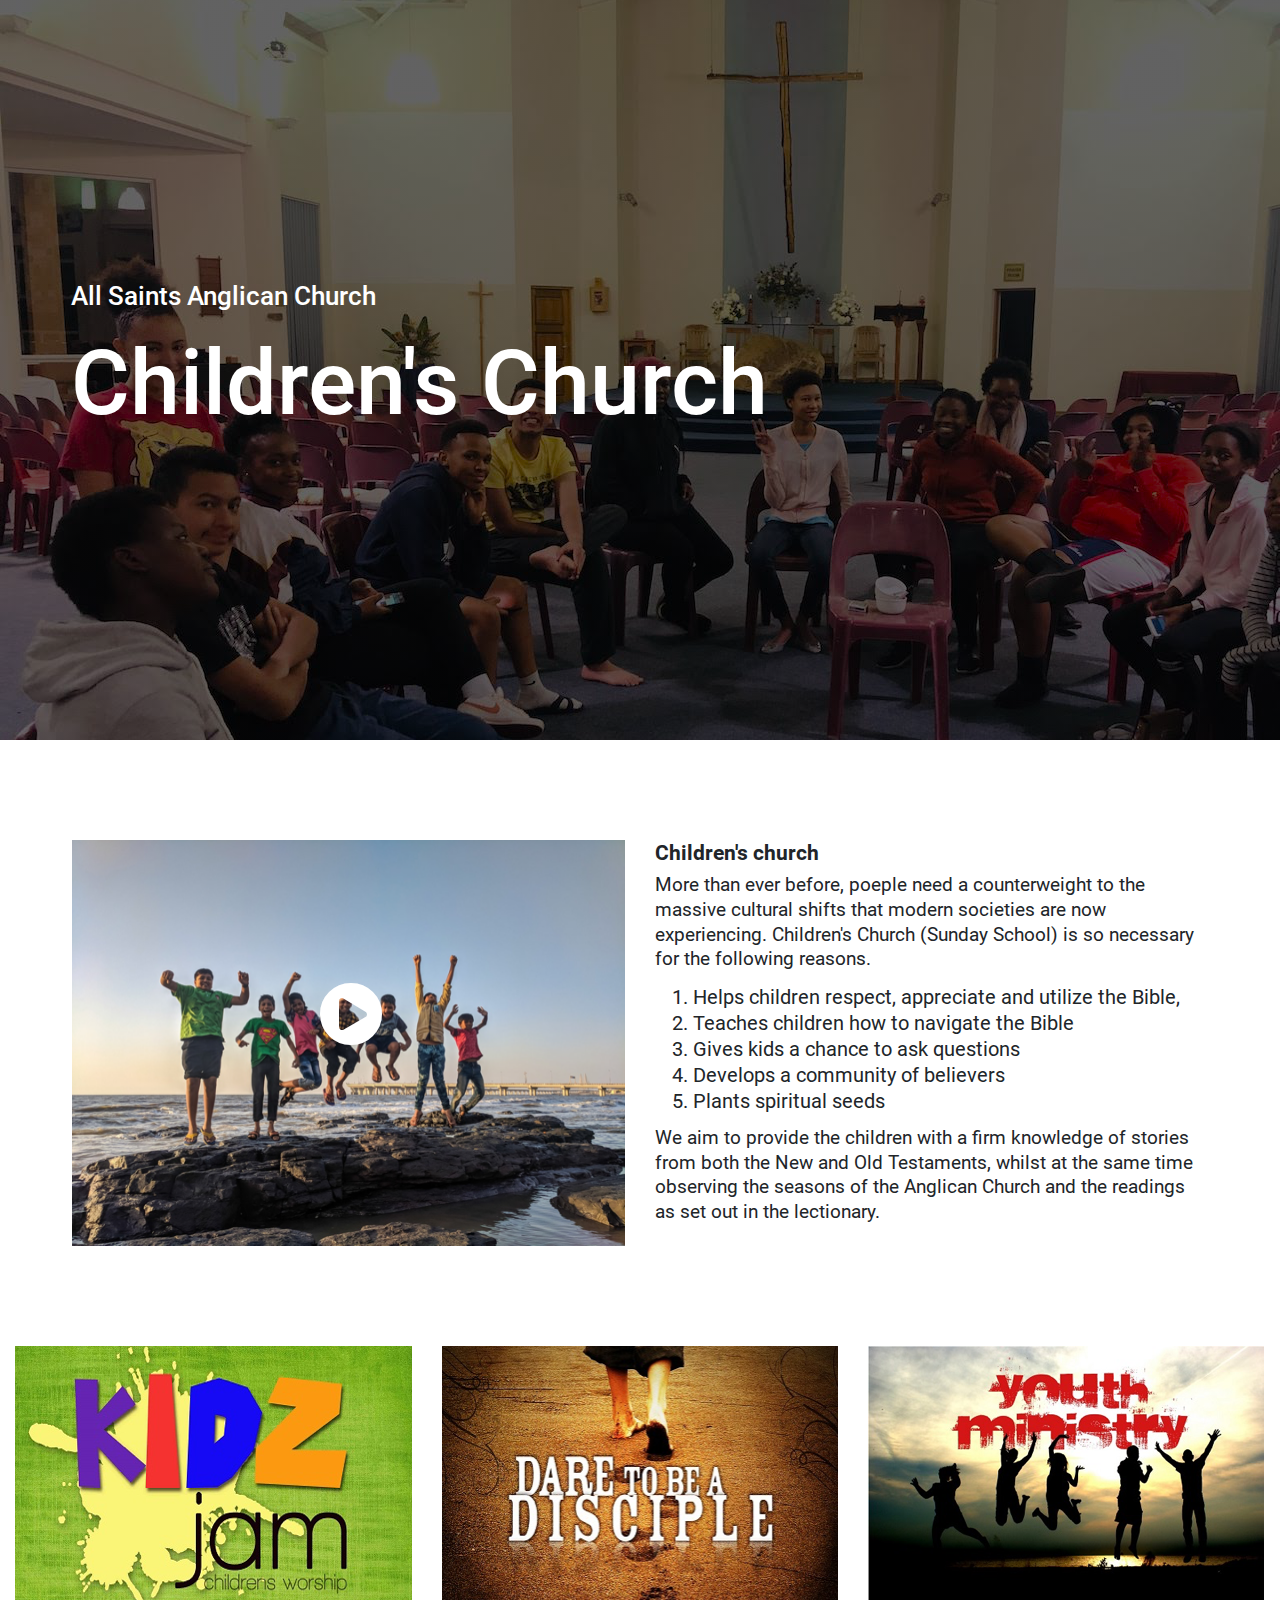
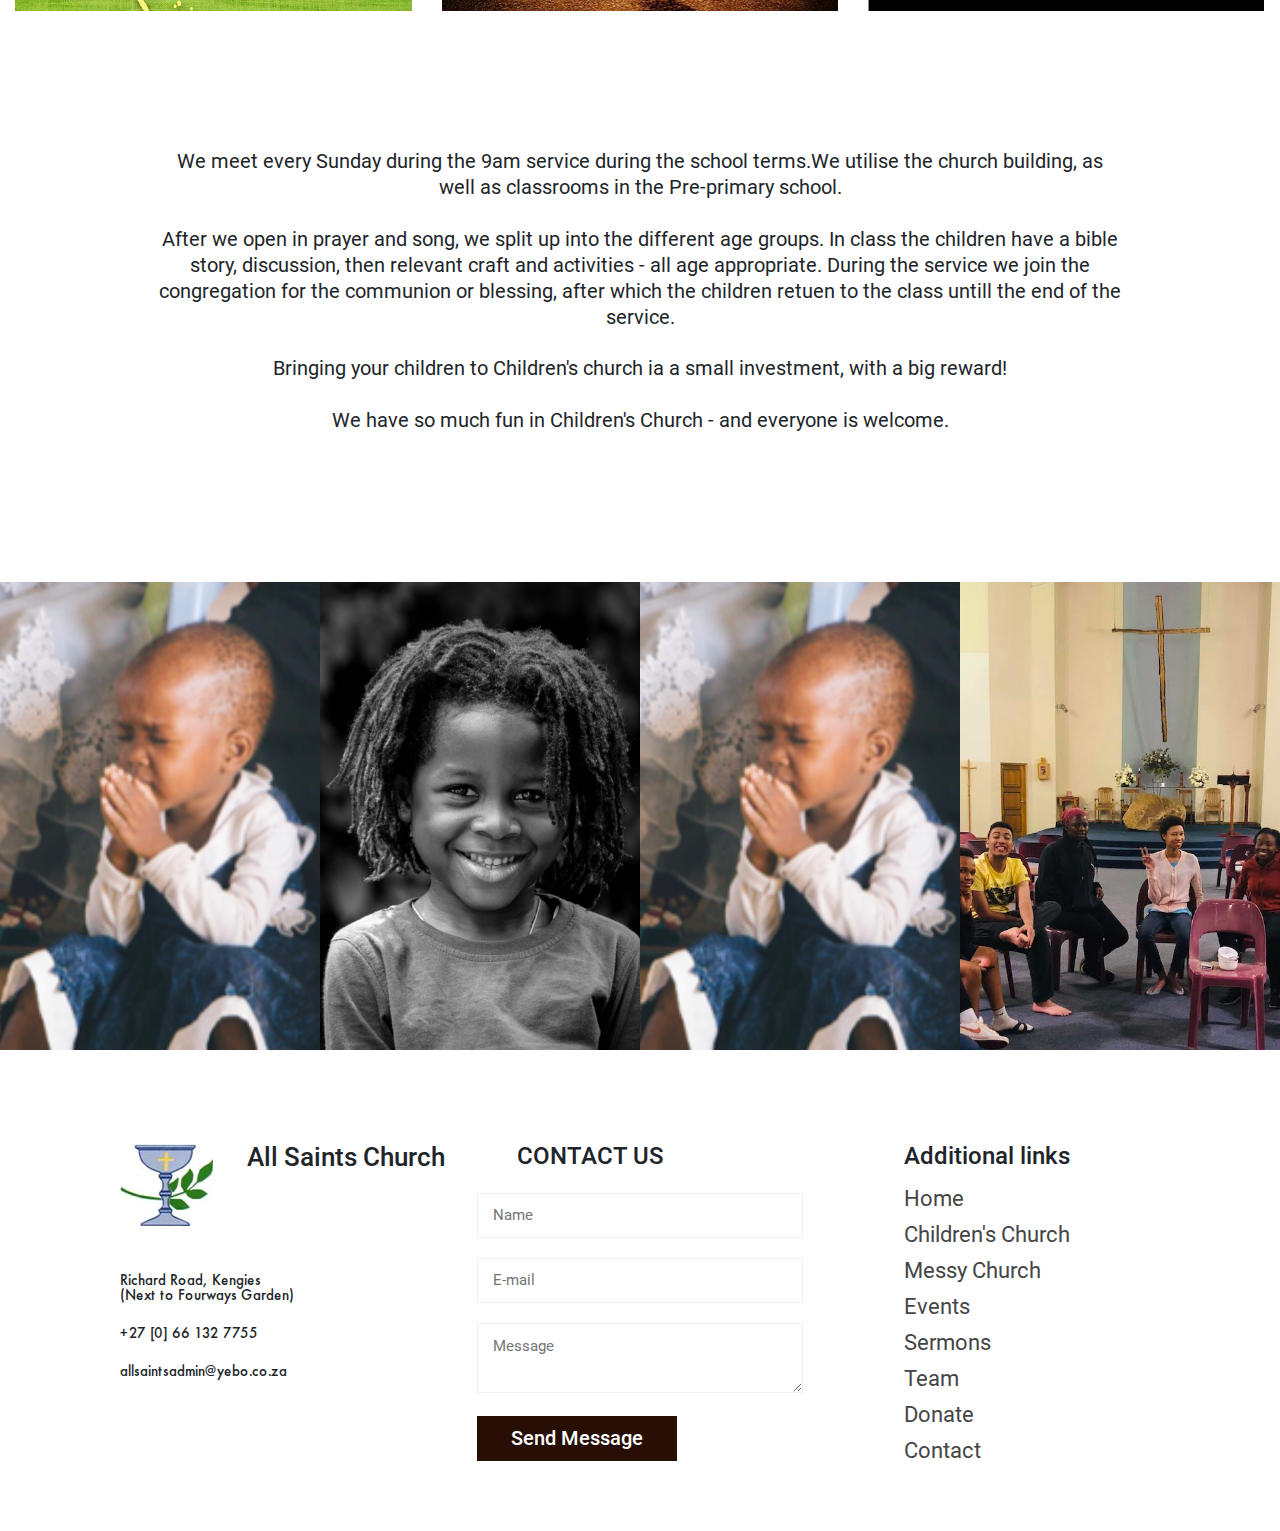
<file: children.html>
<!DOCTYPE html>
<html lang="en">
<head>
    <meta charset="UTF-8">
    <meta name="viewport" content="width=device-width, initial-scale=1.0">
    <title>Children</title>
    <link rel="stylesheet" href="FuturaNewMedium-Reg/style.css">
    <link rel="stylesheet" href="font/stylesheet.css">
    <link rel="stylesheet" href="fontawesome-5.7.2/css/all.css">
    <link rel="stylesheet" href="bootstrap-4.3.1-dist/css/bootstrap.css">
    <link rel="stylesheet" href="style.css">
</head>
<body>



    <header class="head">
        <div class="nav-contact"> 
            <div class="menuopen">
                <span></span>
                <span id="bar"></span>
                <span></span>
            </div>
            <a href="tel:CALL US +27 [0] 66 132 7755" class="call-us">CALL US +27 [0] 66 132 7755</a> 
        </div> 
       </div> 
    
    <div class="nav-menu">
    <nav class="nav">
    <div class="menuclose">
        <span></span>
        <span></span>
    </div>
    
    <ul>
        <li><a href="index.html">HOME</a></li>
        <li><a href="children.html">CHILDREN'S CHURCH</a></li>
        <li><a href="messy.html">MESSY CHURCH</a></li>
        <li><a href="events.html">EVENTS</a></li>
        <li><a href="sermons.html">SERMONS</a></li>
        <li><a href="team.html">TEAM</a></li>
        <li><a href="donations.html">DONATE</a></li>
        <li><a href="contact.html">CONTACT</a></li>
      
       
    </ul>
    </nav>
    </div>
    </header>


<!-- start-banner-section -->
<div class="children-church-banner">
    <div class="banner-inner">
    <p>All Saints Anglican Church</p>
    <h1>Children's Church</h1>
    </div>
    </div>
<!-- end-banner-section -->

<!-- about-children -->
    
       <section class="about-children-church">
        
            
                   <div class="row">
                       <div class="col-md-6">
                        <a href=""><i class="fas fa-play-circle fa-4x iconi"></i></a>
                        <img src="img/videoImage.png" alt="" srcset="" class="img-fluid">
                       </div>

                        <div class="col-md-6">
                            <p class="children-heading">Children's church</p>
                            <p>More than ever before, poeple need a counterweight to the massive cultural shifts that modern societies are now experiencing. Children's Church (Sunday School) is so necessary for the following reasons.</p>
                             <ol>
                                 <li>Helps children respect, appreciate and utilize the Bible,</li>
                                 <li>Teaches children how to navigate the Bible</li>
                                 <li>Gives kids a chance to ask questions</li>
                                 <li>Develops a community of believers</li>
                                 <li>Plants spiritual seeds</li>
                             </ol>
                             <p>We aim to provide the children with a firm knowledge of stories from both the New and Old Testaments, whilst at the same time observing the seasons of the Anglican Church and the readings as set out in the lectionary. </p>
                        
                        </div>
           </div>
        </section> 


<!-- end-about-section -->


<!-- start activities -->
        

<section class="activities-for-children d-flex justify-content-around">
 <div class="row">
<div class="col-md-4 col-sm-4">
    <div class="ativity-img">
        <img src="img/KidsJam.png" alt="" srcset="" class="img-fluid"> 
    </div>

</div>
<div class="col-md-4 col-sm-4">
    <div class="activity-img">
        <img src="img/disciples.png" alt="" srcset="" class="img-fluid">
    </div>
   
</div>
<div class="col-md-4 col-sm-4">
    <div class="activity-img">
        <img src="img/youth_ministry.png" alt="" class="img-fluid"> 
    </div>
 
</div>
 
</div>
</section>
<!-- end-activities -->

<!-- start-activity-details -->

<section class="church-activities-details">
    <p class="detail1">We meet every Sunday during the 9am service during the  school terms.We utilise the church building, as well as classrooms in the Pre-primary school.</p>
    <p class="detail2">After we open in prayer and song, we split up into the different age groups. In class the children have a bible story, discussion, then relevant craft and activities - all age appropriate. During the service we join the congregation for the communion or blessing, after which the children retuen to the class untill the end of the service.</p>
      <p class="detail3">Bringing your children to Children's church ia a small investment, with a big reward!</p>
    <p class="detail4">We have so much fun in Children's Church - and everyone is welcome.</p>

</section>

<!-- end-activity-details -->


<!-- start-gallery -->

<div class="gallery">
    <div class="row no-gutters">
        <div class="col-md-3 col-sm-3">
            <img src="img/babyPraying.png" alt="" srcset="" class="img-fluid"> 
        </div>
        <div class="col-md-3 col-sm-3">
            <img src="img/childSmiling.png" alt="" srcset="" class="img-fluid">
        </div>
        <div class="col-md-3 col-sm-3">
            <img src="img/babyPraying.png" alt="" srcset="" class="img-fluid">
        </div>
        <div class="col-md-3 col-sm-3">
            <img src="img/childrensChurchHero.png" alt="" srcset="" class="img-fluid">
        </div>
    </div>
</div>

<!-- end-gallery -->



<!-- start-footer-section -->
<section class="footer">
    <div class="container">

   
    <div class="row">
        <div class="col-md-4 col-sm-4">
            <div class="logo">
                <img src="img/logo.png" alt="" srcset="">
                <p>All Saints Church</p>
            </div>
            <div class="contact-details">
                <p>Richard Road, Kengies <span>(Next to Fourways Garden)</span></p>
                <p>+27 [0] 66 132 7755</p>
                <p>allsaintsadmin@yebo.co.za</p>
            </div>
         
        </div>
        <div class="col-md-4 col-sm-4">
            <div class="contact-form">
                <p>CONTACT US</p>
                <input type="text" placeholder="Name">
                <br>
                <input type="email" placeholder="E-mail"> 
                <textarea name="" id="" cols="30" rows="10" placeholder="Message"></textarea>
                <button class="send">Send Message</button>
            </div>
         
        </div>
        <div class="col-md-4 col-sm-4">
            <div class="additional-infr">
            <p class="additional-infr-heading">Additional links</p>
            <div class="links">
              <a href="index.html">Home</a>
              <a href="children.html">Children's Church</a>
              <a href="messy.html">Messy Church</a>
              <a href="events.html">Events</a>
              <a href="sermons.html">Sermons</a>
              <a href="team.html">Team</a>
              <a href="donations.html">Donate</a>
              <a href="contact.html">Contact</a>
            </div>
            
            
        </div>
    </div>
    </div>
</div>

</section>
<!-- end-footer-section -->


    <script src="bootstrap-4.3.1-dist/js/bootstrap.bundle.min.js"></script>
    <script src="js/jquery.js"></script>
    <script src="main.js"></script>
</body>
</html>
</file>
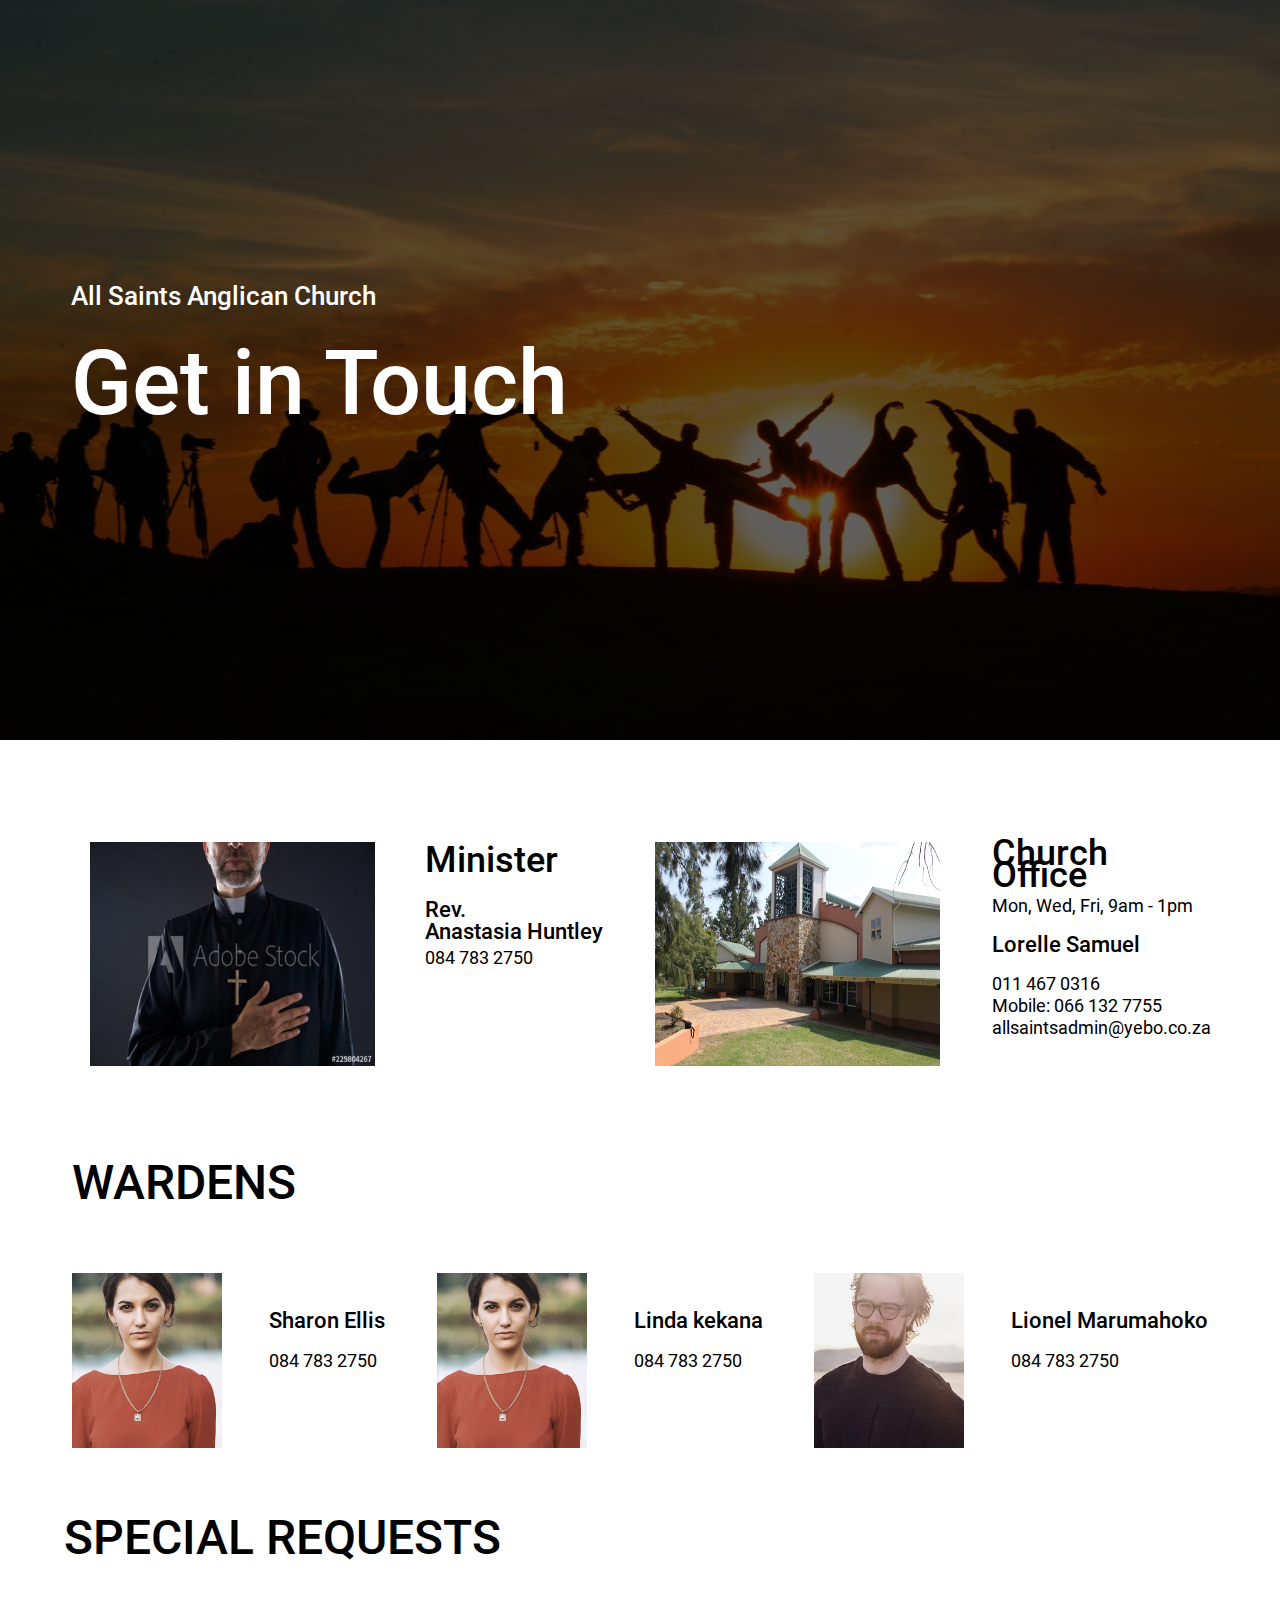
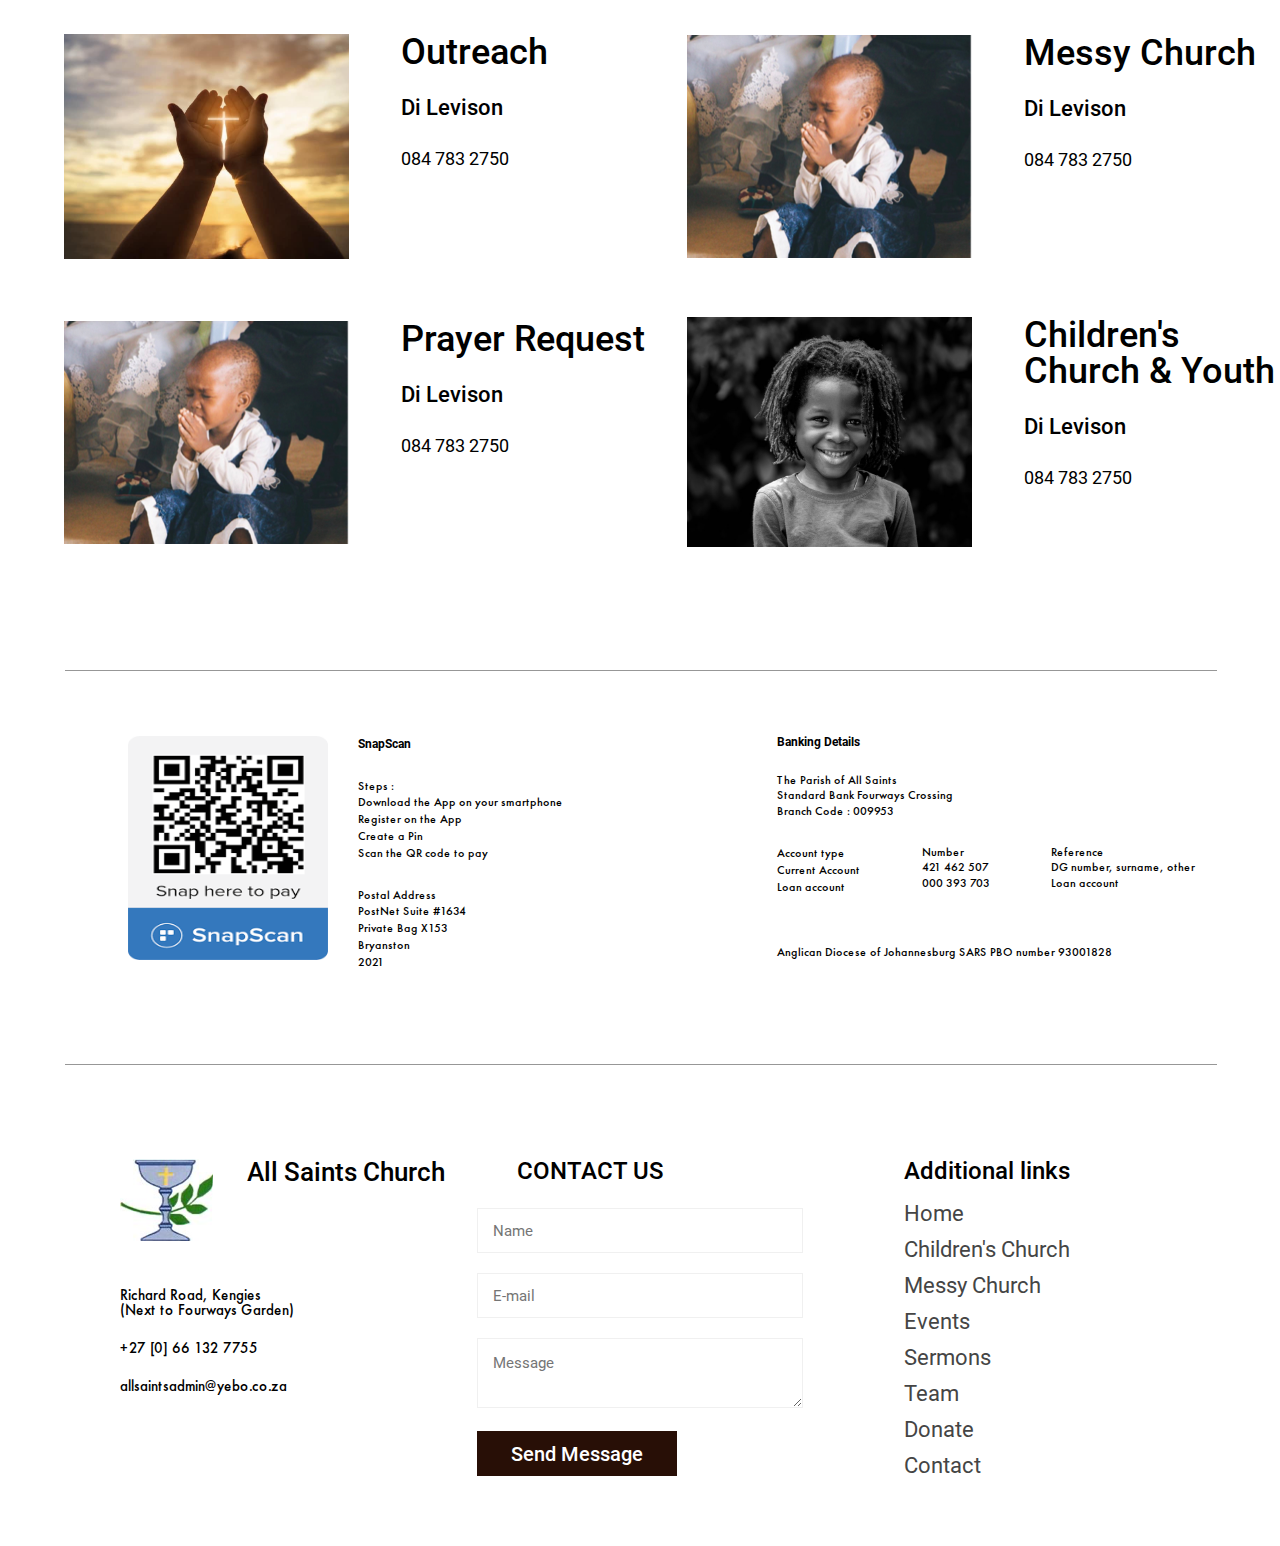
<file: contact.html>
<!DOCTYPE html>
<html lang="en">
<head>
    <meta charset="UTF-8">
    <meta name="viewport" content="width=device-width, initial-scale=1.0">
    <title>contact</title>
    <link rel="stylesheet" href="FuturaNewMedium-Reg/style.css">
    <link rel="stylesheet" href="font/stylesheet.css">
    <link rel="stylesheet" href="fontawesome-5.7.2/css/all.css">
    <link rel="stylesheet" href="bootstrap-4.3.1-dist/css/bootstrap-grid.min.css">
    <link rel="stylesheet" href="style.css">
</head>
<body>


<!-- header -->
<header class="head">
    <div class="nav-contact"> 
        <div class="menuopen">
            <span></span>
            <span id="bar"></span>
            <span></span>
        </div>
        <a href="tel:CALL US +27 [0] 66 132 7755" class="call-us">CALL US +27 [0] 66 132 7755</a> 
       
   </div> 

<div class="nav-menu">
<nav class="nav">
<div class="menuclose">
    <span></span>
    <span></span>
</div>

<ul>
    <li><a href="index.html">HOME</a></li>
    <li><a href="children.html">CHILDREN'S CHURCH</a></li>
    <li><a href="messy.html">MESSY CHURCH</a></li>
    <li><a href="events.html">EVENTS</a></li>
    <li><a href="sermons.html">SERMONS</a></li>
    <li><a href="team.html">TEAM</a></li>
    <li><a href="donations.html">DONATE</a></li>
    <li><a href="contact.html">CONTACT</a></li>
  
   
</ul>
</nav>
</div>
</header>
<!-- end -->

<!-- start-banner -->
    
<div class="event-banner">
    <div class="events-banner-inner">
        <p>All Saints Anglican Church</p>
        <h1>Get in Touch</h1>
    </div>
</div>

<!-- end -->

<!-- about-church -->

<section class="about-church">
    <div class="row ">
        <div class="col-md-6 col-sm-6 ">
            <div class="about-church-inner">
            <img src="img/priest.png" alt="" srcset="" class="">
            <div class="minister-details ">
                <p class="heading">Minister</p>
                <p class="middle">Rev.<span>Anastasia Huntley</span> <span class="number">084 783 2750</span></p>
            </div>


        </div>


        </div>
        <div class="col-md-6 col-sm-6">
            <div class="about-church-inner">
                <img src="img/allSaintsChurchImage.png" alt="" srcset="" class="img-fluid pic">
                <div class="church-details">
                    <p class="heading">Church <em> Office </em></p>
                    <p class="days">Mon, Wed, Fri, 9am - 1pm</p>
                    <p class="name">Lorelle Samuel</p>
                     <p>011 467 0316 <span>Mobile: 066 132 7755</span> <span>allsaintsadmin@yebo.co.za</span></p>
                </div>
            </div>

        </div>
    </div>


</section>

<!-- end -->





<!-- wardens -->
<section class="wards">
    <h2>WARDENS</h2>
    <div class="wards-inner">

    <div class="ward">
                <img src="img/h1-team-2.png" alt="" srcset="" class="img-fluid">
             
                 <p>Sharon <em>Ellis </em> <span class="w-number">084 783 2750</span></p>
             </div>
            
          

    
        <div class="ward">
                <img src="img/h1-team-2.png" alt="" srcset="" class="img-fluid">
             <div class="about-wardens">
                 <p>Linda <em>kekana </em> <span class="w-number">084 783 2750</span></p>
             </div>
            </div>
          
        <div class="ward">
        
                <img src="img/team-img-3.png" alt="" srcset="" class="img-fluid">
             <div class="about-wardens">
                 <p>Lionel <em>Marumahoko</em>  <span class="w-number">084 783 2750</span></p>
             </div>
            </div>
        </div>
</section>

<!-- end -->


<!-- requests -->

<section class="requests">
    <h2>SPECIAL REQUESTS</h2>
    <div class="row req">
        <div class="col-md-6 col-sm-6">
            <div class="req-inner">
                <img src="img/handsImage.png" alt="" sizes="" srcset="" class="img-fluid">
                <div class="req-infr">
                    <p class="heading">Outreach</p>
                    <p class="person-name">Di Levison <span class="number">084 783 2750</span></p>
                </div>
            </div>
        </div>
        <div class="col-md-6 col-sm-6">
            <div class="req-inner">
                <img src="img/babyPraying.png" alt="" sizes="" srcset="" class="img-fluid">
                <div class="req-infr">
                    <p class="heading">Messy Church</p>
                    <p>Di Levison <span class="number">084 783 2750</span></p>
                </div>
            </div>
        </div>
        <div class="col-md-6 col-sm-6">
            <div class="req-inner">
                <img src="img/babyPraying.png" alt="" srcset="" class="img-fluid">
                <div class="req-infr">
                    <p class="heading">Prayer Request</p>
                    <p>Di Levison <span class="number">084 783 2750</span></p>
                </div>
            </div>
        </div>
        <div class="col-md-6 col-sm-6">
            <div class="req-inner">

              <img src="img/childSmiling.png" alt="" srcset="" class="img-fluid">
                <div class="req-infr">
                    <p class="heading">Children's <span>Church & Youth</span></p>
                    <p>Di Levison <span class="number">084 783 2750</span></p>
                </div>
            </div>
        </div>
    </div>

</section>

<!-- end -->


<!-- start-payments-section -->
<div class="line"></div>

<section class="payments"> 
    <div class="container"> 

  
 <div class="row ">
<div class="col-lg-6 col-md-12">
    <div class="payments-inner">
        <img src="img/download.png" alt="" class="">
   
    <div class="snap-details">
        <p class="snap-header">SnapScan</p>
        <p class="middle">Steps : <span> Download the App on your smartphone</span> <span>Register on the App</span> <span>Create a Pin</span> <span>Scan the QR code to pay</span></p>
        <p>Postal Address <span>PostNet Suite #1634</span> <span>Private Bag X153</span> <span>Bryanston</span> <span>2021</span></p>
    </div>
</div>
</div>

<div class="col-lg-6 col-md-12">
    <div class="banking-information">
         <p class="banking-head">Banking Details</p>
         <p class="banking-infr"><span>The Parish of All Saints </span> <span>Standard Bank Fourways Crossing</span> <span>Branch Code : 009953</span></p>
         <div class="bank-details">
               <div class="bank-type">
                   <p>Account type</p>
                    <p>Current Account</p>
                  <p>Loan account</p>
              </div>
              <div class="number">
                  <p>Number</p>
                  <p>421 462 507</p> 
                   <p>000 393 703</p>
               </div>
             <div class="reference">
                  <p>Reference</p>
                <p>DG number, surname, other <span>Loan account</span></p>
              </div>
        
    </div>
    <p class="PBO-number">Anglican Diocese of Johannesburg SARS PBO number 93001828</p>
</div>
</div>
</div>
</div>

</section>
<div class="line"></div>

<!-- end-payment-section -->


<!-- start-footer-section -->
<section class="footer">
    <div class="container">

   
    <div class="row">
        <div class="col-md-4 col-sm-4">
            <div class="logo">
                <img src="img/logo.png" alt="" srcset="">
                <p>All Saints Church</p>
            </div>
            <div class="contact-details">
                <p>Richard Road, Kengies <span>(Next to Fourways Garden)</span></p>
                <p>+27 [0] 66 132 7755</p>
                <p>allsaintsadmin@yebo.co.za</p>
            </div>
         
        </div>
        <div class="col-md-4 col-sm-4">
            <div class="contact-form">
                <p>CONTACT US</p>
                <input type="text" placeholder="Name">
                <br>
                <input type="email" placeholder="E-mail"> 
                <textarea name="" id="" cols="30" rows="10" placeholder="Message"></textarea>
                <button class="send">Send Message</button>
            </div>
         
        </div>
        <div class="col-md-4 col-sm-4">
            <div class="additional-infr">
            <p class="additional-infr-heading">Additional links</p>
            <div class="links">
              <a href="index.html">Home</a>
              <a href="children.html">Children's Church</a>
              <a href="messy.html">Messy Church</a>
              <a href="events.html">Events</a>
              <a href="sermons.html">Sermons</a>
              <a href="team.html">Team</a>
              <a href="donations.html">Donate</a>
              <a href="contact.html">Contact</a>
            </div>
            
            
        </div>
    </div>
    </div>
</div>

</section>
<!-- end-footer-section -->


    <script src="bootstrap-4.3.1-dist/js/bootstrap.js"></script>
    <script src="js/jquery.js"></script>
    <script src="main.js"></script>
</body>
</html>
</file>
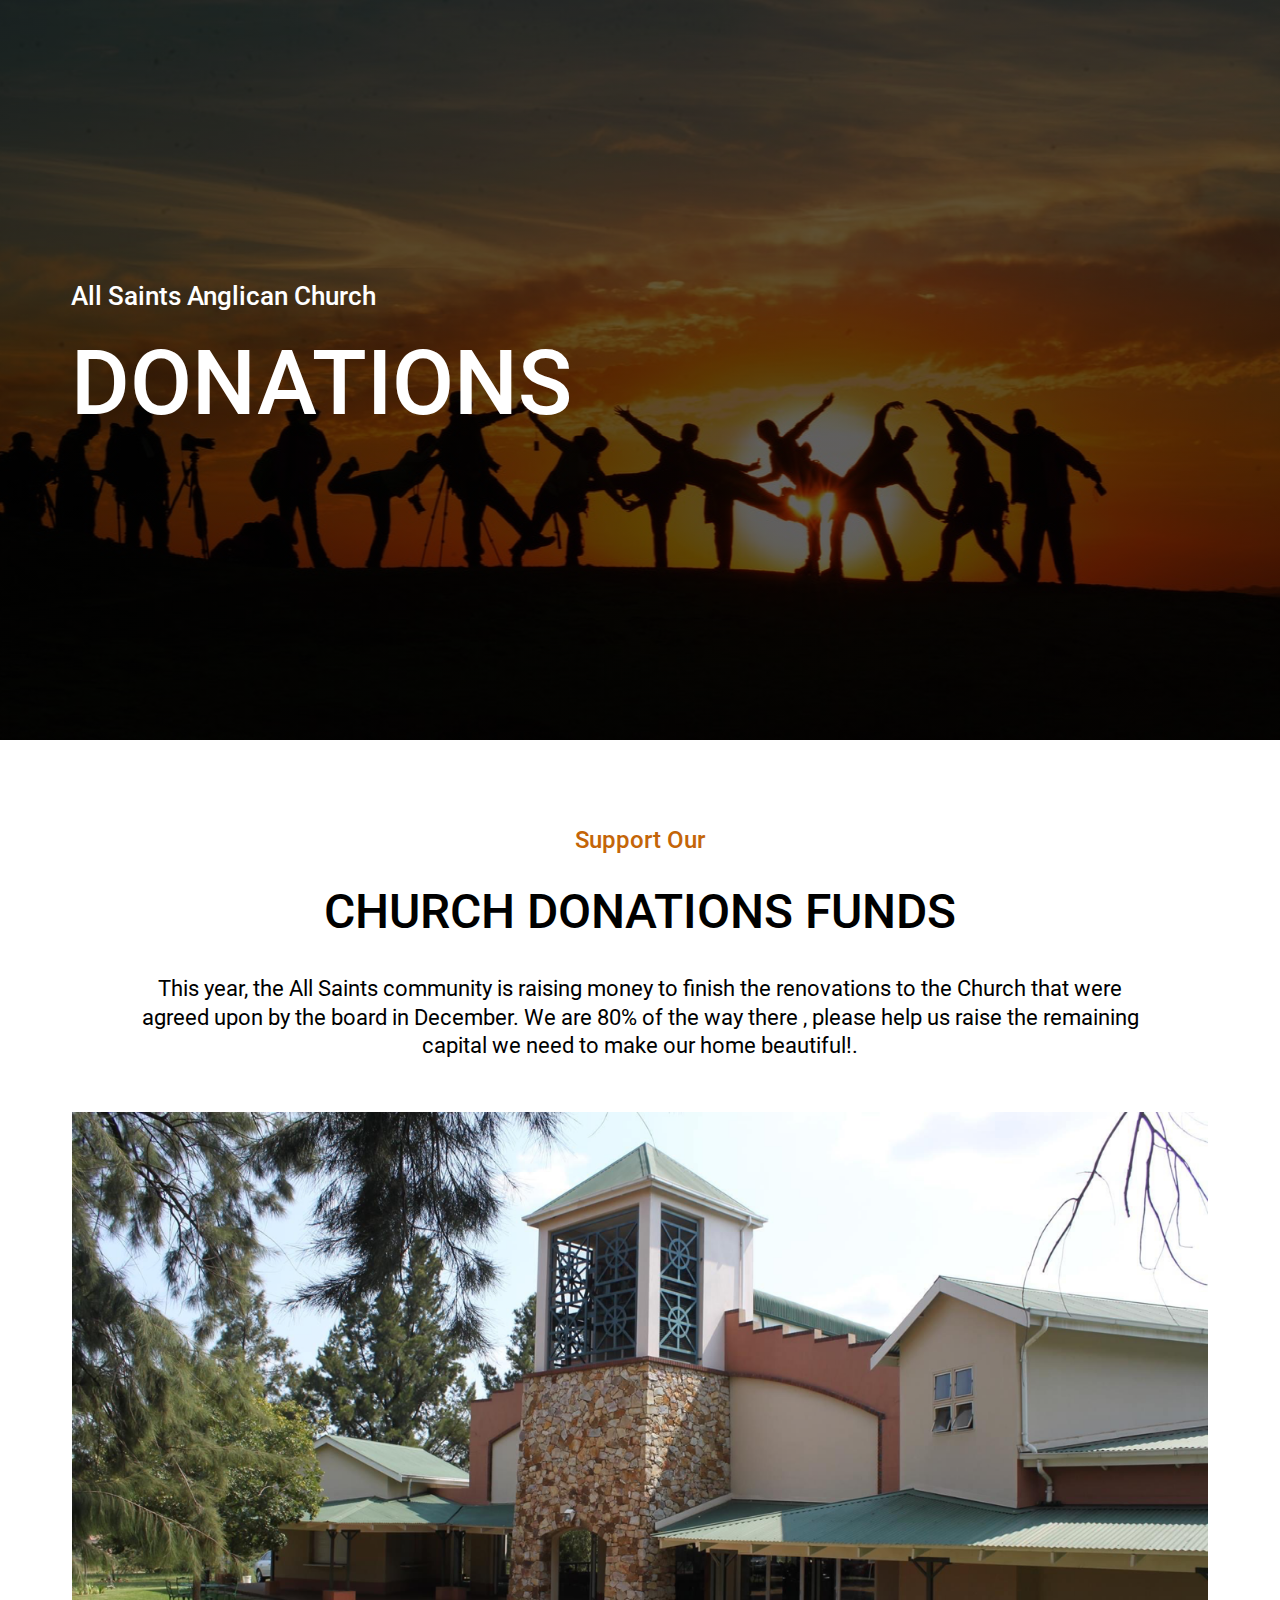
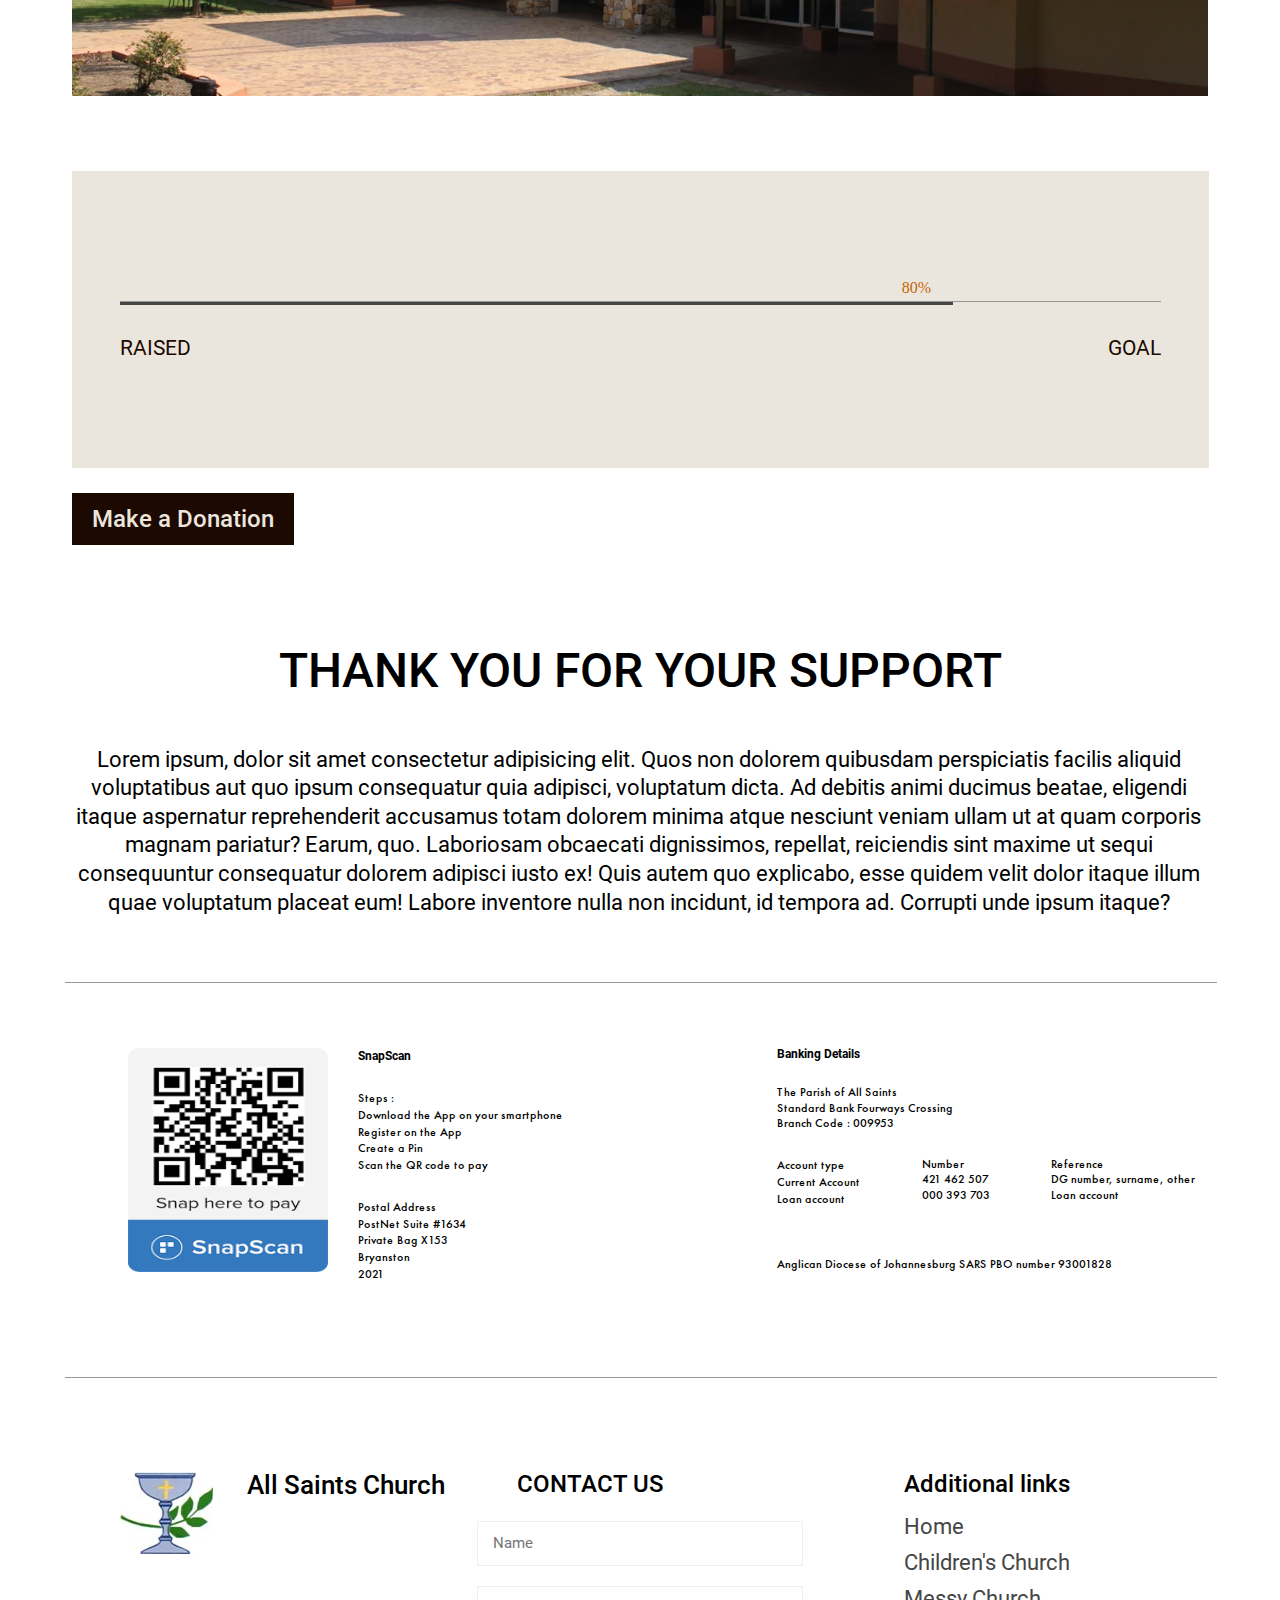
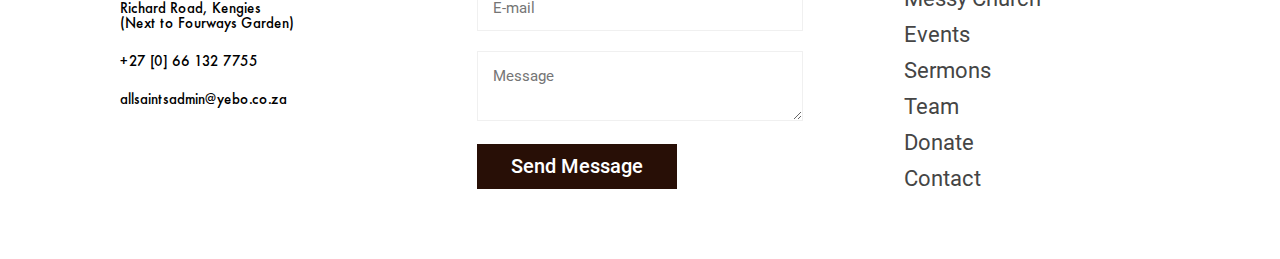
<file: donations.html>
<!DOCTYPE html>
<html lang="en">
<head>
    <meta charset="UTF-8">
    <meta name="viewport" content="width=device-width, initial-scale=1.0">
    <title>donations</title>
    <link rel="stylesheet" href="FuturaNewMedium-Reg/style.css">
    <link rel="stylesheet" href="font/stylesheet.css">
    <link rel="stylesheet" href="fontawesome-5.7.2/css/all.css">
    <link rel="stylesheet" href="bootstrap-4.3.1-dist/css/bootstrap-grid.min.css">
    <link rel="stylesheet" href="style.css">
</head>
<body>



<header class="head">
    <div class="nav-contact"> 
        <div class="menuopen">
            <span></span>
            <span id="bar"></span>
            <span></span>
        </div>
        <a href="tel:CALL US +27 [0] 66 132 7755" class="call-us">CALL US +27 [0] 66 132 7755</a> 
   </div> 

<div class="nav-menu">
<nav class="nav">
<div class="menuclose">
    <span></span>
    <span></span>
</div>

<ul>
    <li><a href="index.html">HOME</a></li>
    <li><a href="children.html">CHILDREN'S CHURCH</a></li>
    <li><a href="messy.html">MESSY CHURCH</a></li>
    <li><a href="events.html">EVENTS</a></li>
    <li><a href="sermons.html">SERMONS</a></li>
    <li><a href="team.html">TEAM</a></li>
    <li><a href="donations.html">DONATE</a></li>
    <li><a href="contact.html">CONTACT</a></li> 
   
</ul>
</nav>
</div>
</header>
    
<div class="event-banner">
    <div class="events-banner-inner">
        <p>All Saints Anglican Church</p>
        <h1>DONATIONS</h1>
    </div>
</div>


 <section class="church-funds">
     <div class="church-funds-inner">
        <h3>Support Our</h3>
        <h2>CHURCH DONATIONS FUNDS</h2>
        <P>This year, the All Saints community is raising money to finish the renovations to the Church that were agreed upon by the board in December. We are 80% of the way there , please help us raise the remaining capital we need to make our home beautiful!. </P>
        <img src="img/IMG_4608.png" alt="" srcset="">
    </div>
       
        <div class="raised-funds">
            <p class="milestone">80%</p>
          <div class="line1"></div> 
          <div class="line2"></div>
          <div class="raised-funds-details">
            <p>RAISED</p>
            <p>GOAL</p> 
          </div>
   
     </div>
     <a href="" class="funds-btn">Make a Donation</a>
    </section>

    
    
    <div class="message">
        <h2>THANK YOU FOR YOUR SUPPORT</h2>
        <P>Lorem ipsum, dolor sit amet consectetur adipisicing elit. Quos non dolorem quibusdam perspiciatis facilis aliquid voluptatibus aut quo ipsum consequatur quia adipisci, voluptatum dicta. Ad debitis animi ducimus beatae, eligendi itaque aspernatur reprehenderit accusamus totam dolorem minima atque nesciunt veniam ullam ut at quam corporis magnam pariatur? Earum, quo. Laboriosam obcaecati dignissimos, repellat, reiciendis sint maxime ut sequi consequuntur consequatur dolorem adipisci iusto ex! Quis autem quo explicabo, esse quidem velit dolor itaque illum quae voluptatum placeat eum! Labore inventore nulla non incidunt, id tempora ad. Corrupti unde ipsum itaque?</P>
    </div>


<!-- start-payments-section -->
<div class="line"></div>

<section class="payments"> 
    <div class="container"> 

  
 <div class="row ">
<div class="col-lg-6 col-md-12">
    <div class="payments-inner">
        <img src="img/download.png" alt="" class="">
   
    <div class="snap-details">
        <p class="snap-header">SnapScan</p>
        <p class="middle">Steps : <span> Download the App on your smartphone</span> <span>Register on the App</span> <span>Create a Pin</span> <span>Scan the QR code to pay</span></p>
        <p>Postal Address <span>PostNet Suite #1634</span> <span>Private Bag X153</span> <span>Bryanston</span> <span>2021</span></p>
    </div>
</div>
</div>

<div class="col-lg-6 col-md-12">
    <div class="banking-information">
         <p class="banking-head">Banking Details</p>
         <p class="banking-infr"><span>The Parish of All Saints </span> <span>Standard Bank Fourways Crossing</span> <span>Branch Code : 009953</span></p>
         <div class="bank-details">
               <div class="bank-type">
                   <p>Account type</p>
                    <p>Current Account</p>
                  <p>Loan account</p>
              </div>
              <div class="number">
                  <p>Number</p>
                  <p>421 462 507</p> 
                   <p>000 393 703</p>
               </div>
             <div class="reference">
                  <p>Reference</p>
                <p>DG number, surname, other <span>Loan account</span></p>
              </div>
        
    </div>
    <p class="PBO-number">Anglican Diocese of Johannesburg SARS PBO number 93001828</p>
</div>
</div>
</div>
</div>

</section>
<div class="line"></div>

<!-- end-payment-section -->


<!-- start-footer-section -->
<section class="footer">
    <div class="container">

   
    <div class="row">
        <div class="col-md-4 col-sm-4">
            <div class="logo">
                <img src="img/logo.png" alt="" srcset="">
                <p>All Saints Church</p>
            </div>
            <div class="contact-details">
                <p>Richard Road, Kengies <span>(Next to Fourways Garden)</span></p>
                <p>+27 [0] 66 132 7755</p>
                <p>allsaintsadmin@yebo.co.za</p>
            </div>
         
        </div>
        <div class="col-md-4 col-sm-4">
            <div class="contact-form">
                <p>CONTACT US</p>
                <input type="text" placeholder="Name">
                <br>
                <input type="email" placeholder="E-mail"> 
                <textarea name="" id="" cols="30" rows="10" placeholder="Message"></textarea>
                <button class="send">Send Message</button>
            </div>
         
        </div>
        <div class="col-md-4 col-sm-4">
            <div class="additional-infr">
            <p class="additional-infr-heading">Additional links</p>
            <div class="links">
              <a href="index.html">Home</a>
              <a href="children.html">Children's Church</a>
              <a href="messy.html">Messy Church</a>
              <a href="events.html">Events</a>
              <a href="sermons.html">Sermons</a>
              <a href="team.html">Team</a>
              <a href="donations.html">Donate</a>
              <a href="contact.html">Contact</a>
            </div>
            
            
        </div>
    </div>
    </div>
</div>

</section>
<!-- end-footer-section -->


    <script src="bootstrap-4.3.1-dist/js/bootstrap.bundle.min.js"></script>
    <script src="js/jquery.js"></script>
    <script src="main.js"></script>
</body>
</html>
</file>
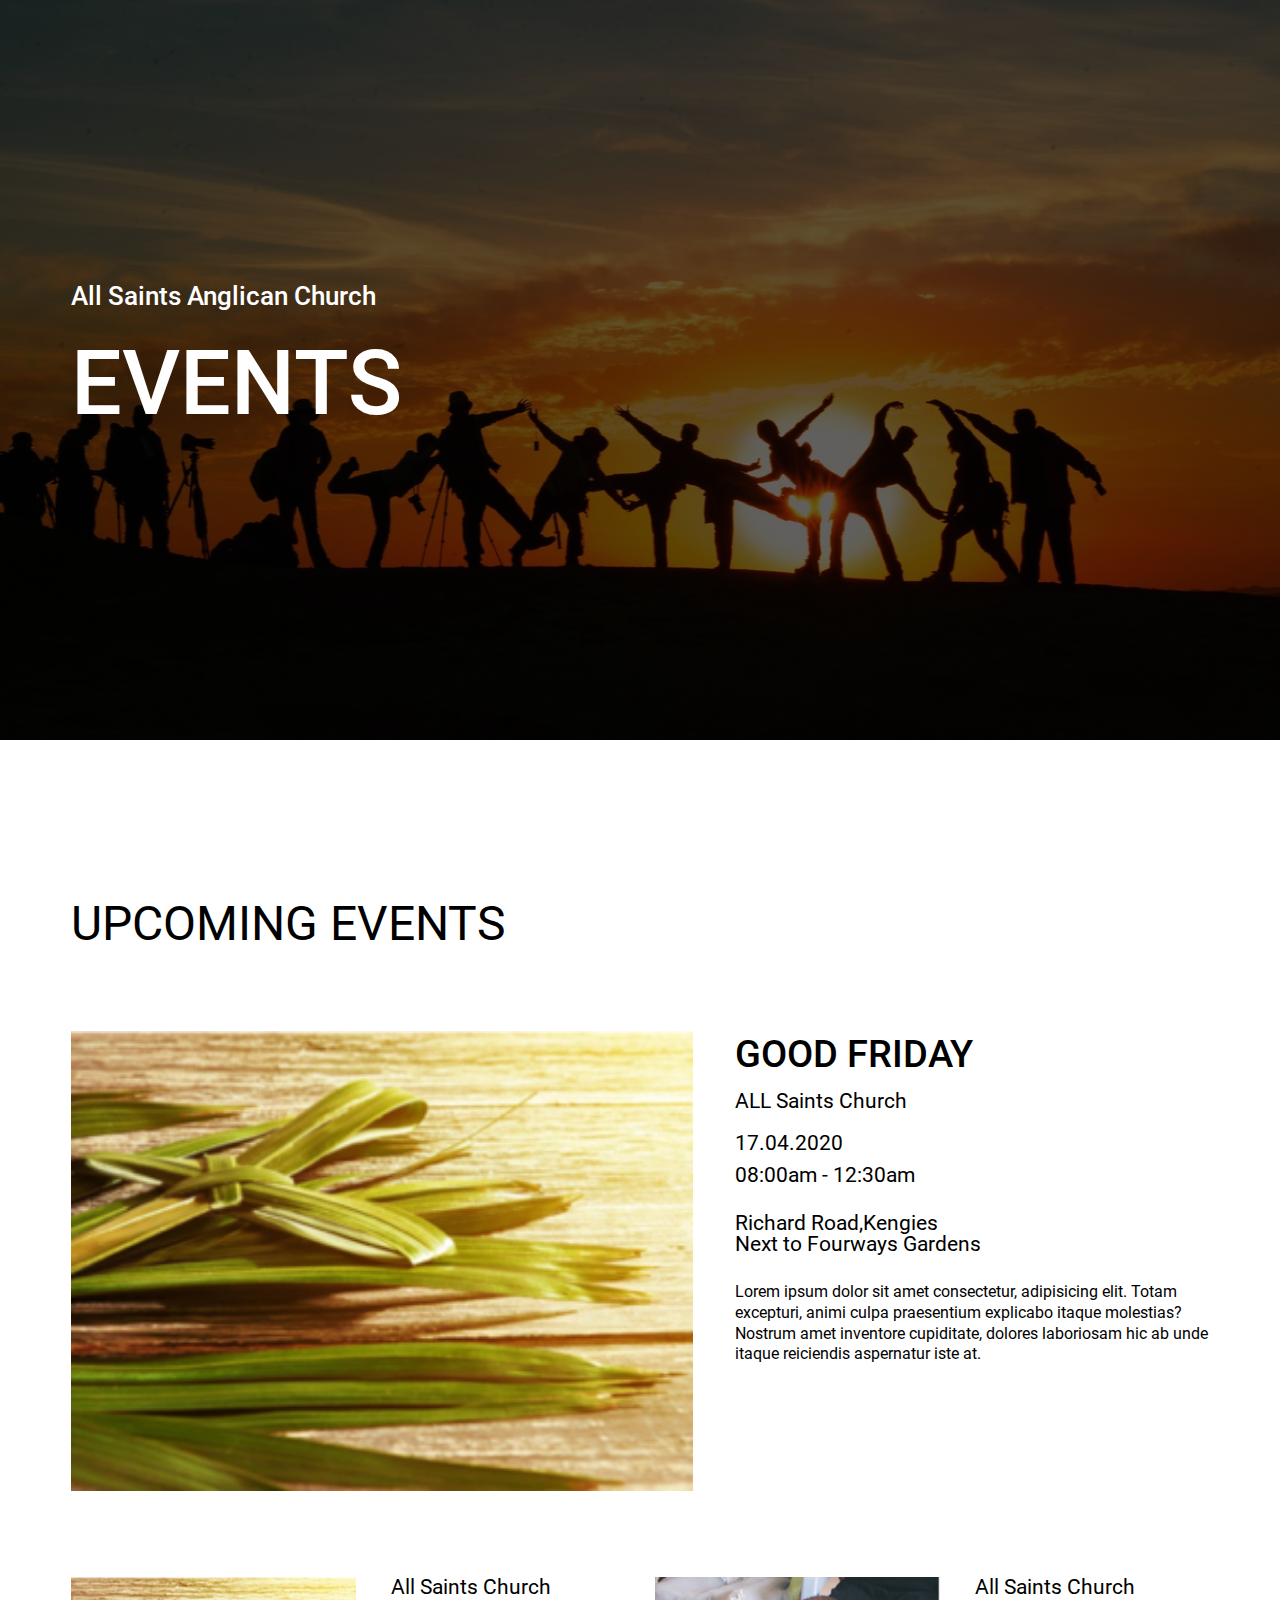
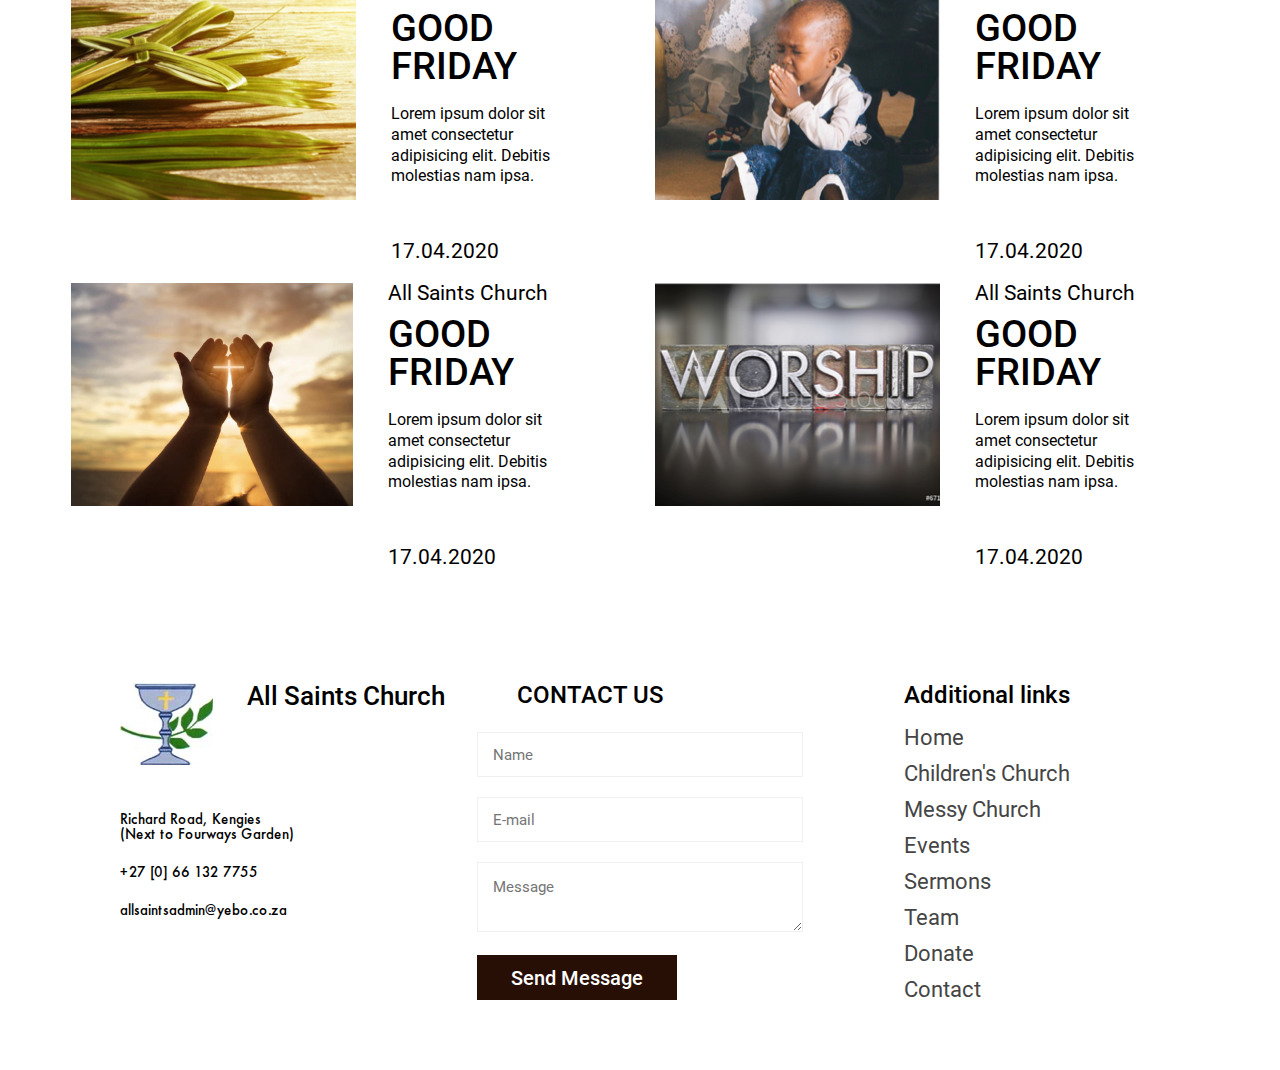
<file: events.html>
<!DOCTYPE html>
<html lang="en">
<head>
    <meta charset="UTF-8">
    <meta name="viewport" content="width=device-width, initial-scale=1.0">
    <title>events</title>
    <link rel="stylesheet" href="FuturaNewMedium-Reg/style.css">
    <link rel="stylesheet" href="font/stylesheet.css">
    <link rel="stylesheet" href="fontawesome-5.7.2/css/all.css">
    <link rel="stylesheet" href="bootstrap-4.3.1-dist/css/bootstrap-grid.min.css">
    <link rel="stylesheet" href="style.css">
</head>
<body>

<!-- header -->

<header class="head">
    <div class="nav-contact"> 
        <div class="menuopen">
            <span></span>
            <span id="bar"></span>
            <span></span>
        </div>
        <a href="tel:CALL US +27 [0] 66 132 7755" class="call-us">CALL US +27 [0] 66 132 7755</a> 
    </div>
   
   </div> 

<div class="nav-menu">
<nav class="nav">
<div class="menuclose">
    <span></span>
    <span></span>
</div>

<ul>
    <li><a href="index.html">HOME</a></li>
    <li><a href="children.html">CHILDREN'S CHURCH</a></li>
    <li><a href="messy.html">MESSY CHURCH</a></li>
    <li><a href="events.html">EVENTS</a></li>
    <li><a href="sermons.html">SERMONS</a></li>
    <li><a href="team.html">TEAM</a></li>
    <li><a href="donations.html">DONATE</a></li>
    <li><a href="contact.html">CONTACT</a></li>
  
   
</ul>
</nav>
</div>
</header>
    
<!-- end -->


<!-- start-banner -->
<div class="event-banner">
    <div class="events-banner-inner">
        <p>All Saints Anglican Church</p>
        <h1>EVENTS</h1>
    </div>
</div>

<!-- end -->

<!-- upcoming-events -->
<section class="comingup-events" id="upcomevents">
    <div class="row">
        <div class="col-md-6 col-sm-6">
            <h2>UPCOMING EVENTS</h2>
            <img src="img/goodFridayImage.png" alt="" srcset="" class="event-img img-fluid">
  
        </div>
        <div class="col-md-6 col-sm-6">
            <div class="event-inner1">
                <h3>GOOD FRIDAY</h3>
                <p class="event-heading">ALL Saints Church</p>
                <p class="event-date">17.04.2020</p>
                <p class="event-time">08:00am - 12:30am</p>
                <p class="direction">Richard Road,Kengies <span>Next to Fourways Gardens</span></p>
                <p class="event-infr">Lorem ipsum dolor sit amet consectetur, adipisicing elit. Totam excepturi, animi culpa praesentium explicabo itaque molestias? Nostrum amet inventore cupiditate, dolores laboriosam hic ab unde itaque reiciendis aspernatur iste at.</p>
            </div>
        </div>
      
        <div class="col-md-6">
            <div class="events-inner2">
            <img src="img/goodFridayImage.png" alt="" srcset="" class="img-fluid">
             <div class="event-details">
                 <h3>All Saints Church</h3>
                 <p class="day">GOOD FRIDAY</p>
                 <p class="event-infr">Lorem ipsum dolor sit amet consectetur adipisicing elit. Debitis molestias nam ipsa.</p>
                 <p class="time">17.04.2020</p>
             </div>
            </div>
        </div>
        <div class="col-md-6">
            <div class="events-inner2">
            <img src="img/babyPraying.png" alt="" srcset="" class="img-fluid">
             <div class="event-details">
                 <h3>All Saints Church</h3>
                 <p class="day">GOOD FRIDAY</p>
                 <p class="event-infr">Lorem ipsum dolor sit amet consectetur adipisicing elit. Debitis molestias nam ipsa.</p>
                 <p class="time">17.04.2020</p>
             </div>
            </div>
        </div>
        <div class="col-md-6 ">
            <div class="events-inner2">
            <img src="img/handsImage.png" alt="" srcset="" class="img-fluid">
             <div class="event-details">
                 <h3>All Saints Church</h3>
                 <p class="day">GOOD FRIDAY</p>
                 <p class="event-infr">Lorem ipsum dolor sit amet consectetur adipisicing elit. Debitis molestias nam ipsa.</p>
                 <p class="time">17.04.2020</p>
             </div>
            </div>
        </div>
        <div class="col-md-6 ">
            <div class="events-inner2">
            <img src="img/worship.png" alt="" srcset="" class="img-fluid">
             <div class="event-details">
                 <h3>All Saints Church</h3>
                 <p class="day">GOOD FRIDAY</p>
                 <p class="event-infr">Lorem ipsum dolor sit amet consectetur adipisicing elit. Debitis molestias nam ipsa.</p>
                 <p class="time">17.04.2020</p>
             </div>
            </div>
        </div>
    </div>
</section>


<!-- start-footer-section -->
<section class="footer">
    <div class="container">

   
    <div class="row">
        <div class="col-md-4 col-sm-4">
            <div class="logo">
                <img src="img/logo.png" alt="" srcset="">
                <p>All Saints Church</p>
            </div>
            <div class="contact-details">
                <p>Richard Road, Kengies <span>(Next to Fourways Garden)</span></p>
                <p>+27 [0] 66 132 7755</p>
                <p>allsaintsadmin@yebo.co.za</p>
            </div>
         
        </div>
        <div class="col-md-4 col-sm-4">
            <div class="contact-form">
                <p>CONTACT US</p>
                <input type="text" placeholder="Name">
                <br>
                <input type="email" placeholder="E-mail"> 
                <textarea name="" id="" cols="30" rows="10" placeholder="Message"></textarea>
                <button class="send">Send Message</button>
            </div>
         
        </div>
        <div class="col-md-4 col-sm-4">
            <div class="additional-infr">
            <p class="additional-infr-heading">Additional links</p>
            <div class="links">
              <a href="index.html">Home</a>
              <a href="children.html">Children's Church</a>
              <a href="messy.html">Messy Church</a>
              <a href="events.html">Events</a>
              <a href="sermons.html">Sermons</a>
              <a href="team.html">Team</a>
              <a href="donations.html">Donate</a>
              <a href="contact.html">Contact</a>
            </div>
            
            
        </div>
    </div>
    </div>
</div>

</section>
<!-- end-footer-section -->
    <script src="bootstrap-4.3.1-dist/js/bootstrap.bundle.min.js"></script>
    <script src="js/jquery.js"></script>
    <script src="main.js"></script>
</body>
</html>
</file>
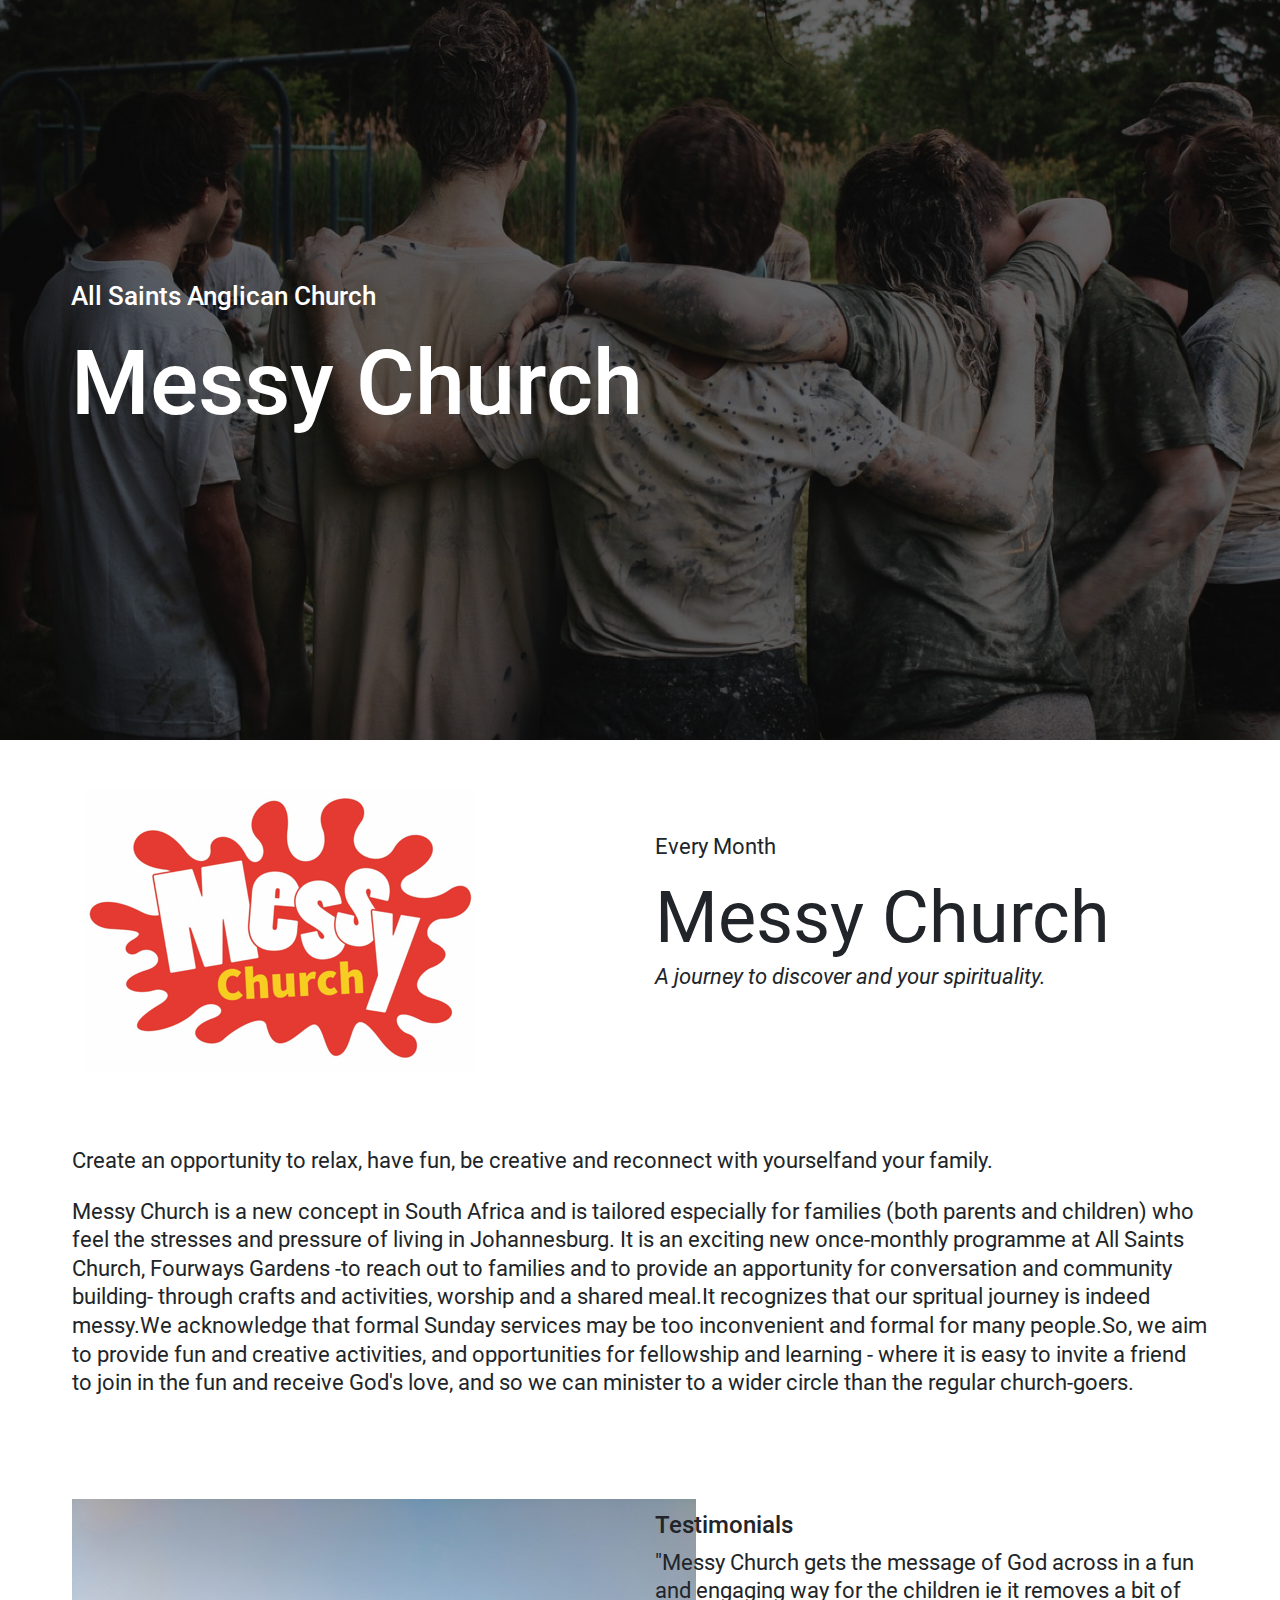
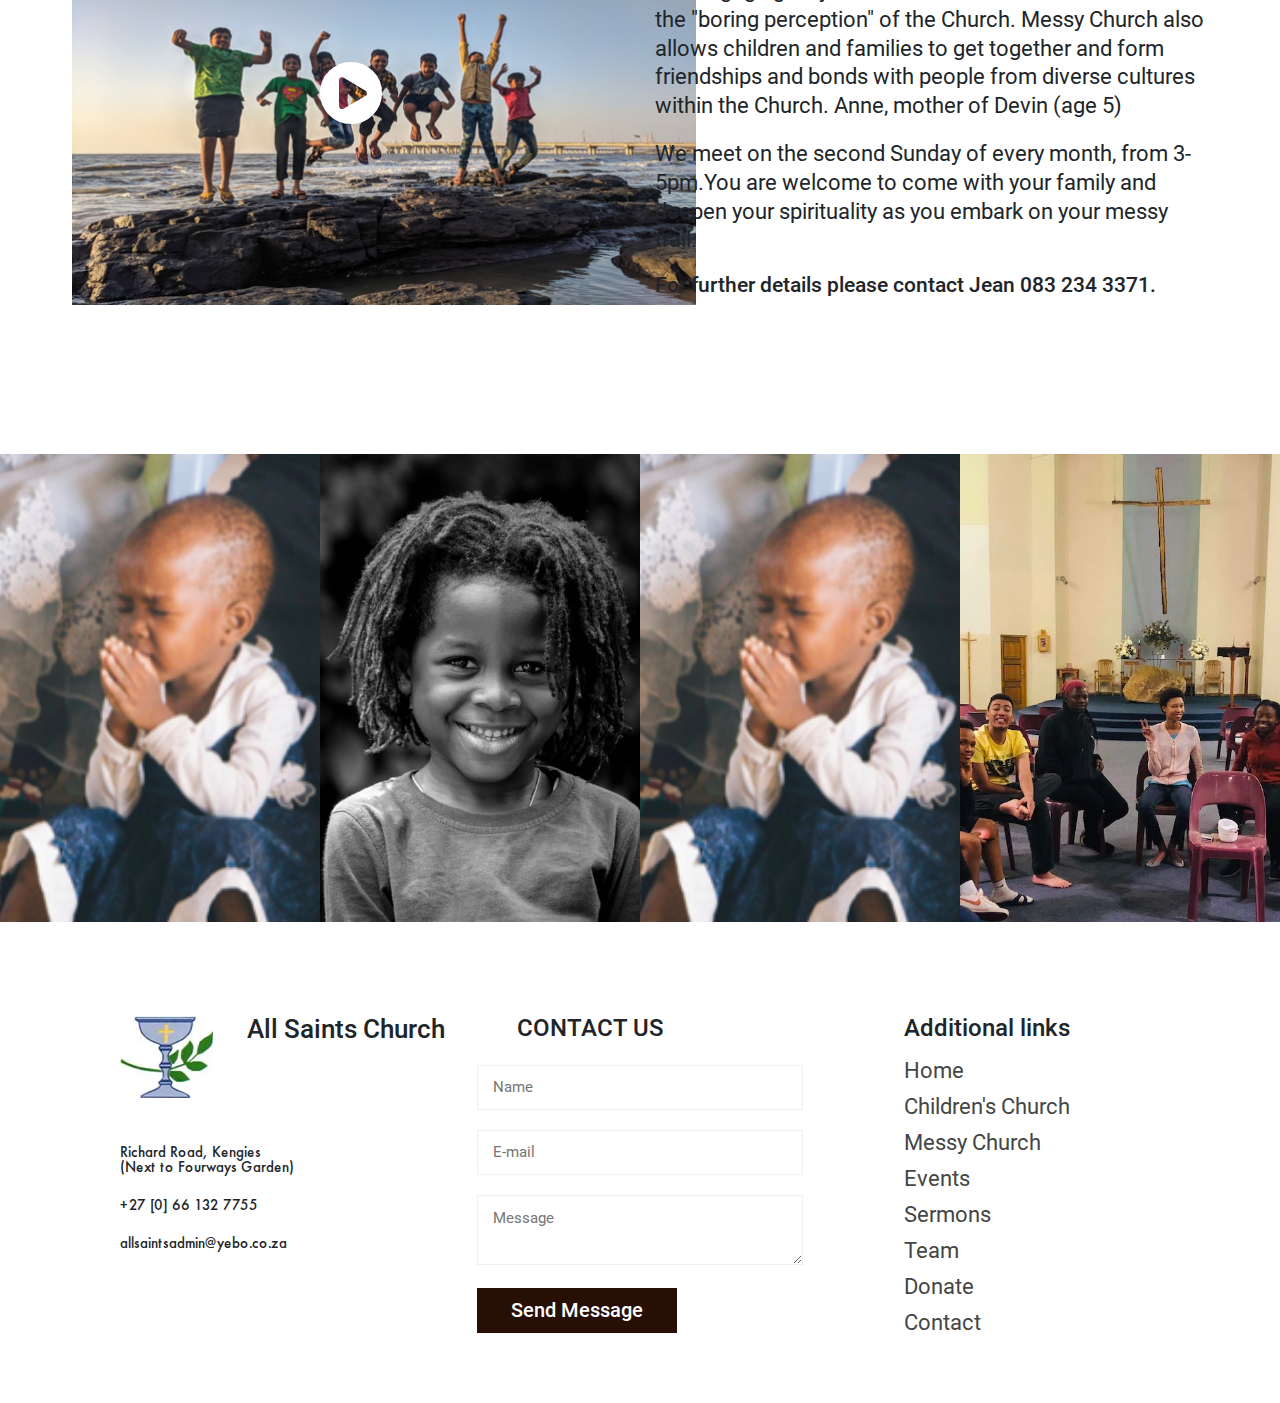
<file: messy.html>
<!DOCTYPE html>
<html lang="en">
<head>
    <meta charset="UTF-8">
    <meta name="viewport" content="width=device-width, initial-scale=1.0">
    <title>messy</title>
    <link rel="stylesheet" href="FuturaNewMedium-Reg/style.css">
    <link rel="stylesheet" href="font/stylesheet.css">
    <link rel="stylesheet" href="fontawesome-5.7.2/css/all.css">
    <link rel="stylesheet" href="bootstrap-4.3.1-dist/css/bootstrap.css">
    <link rel="stylesheet" href="style.css">
</head>
<body>


<header class="head">
    <div class="nav-contact"> 
        <div class="menuopen">
            <span></span>
            <span id="bar"></span>
            <span></span>
        </div>
        <a href="tel:CALL US +27 [0] 66 132 7755" class="call-us">CALL US +27 [0] 66 132 7755</a> 
         
   </div> 

<div class="nav-menu">
<nav class="nav">
<div class="menuclose">
    <span></span>
    <span></span>
</div>

<ul>
    <li><a href="index.html">HOME</a></li>
    <li><a href="children.html">CHILDREN'S HOME</a></li>
    <li><a href="messy.html">MESSY CHURCH</a></li>
    <li><a href="events.html">EVENTS</a></li>
    <li><a href="sermons.html">SERMONS</a></li>
    <li><a href="team.html">TEAM</a></li>
    <li><a href="donations.html">DONATE</a></li>
    <li><a href="contact.html">CONTACT</a></li>
  
   
</ul>
</nav>
</div>
</header>



<!-- start-banner-section -->
<div class="messy-banner">
<div class="banner-inner">
<p>All Saints Anglican Church</p>
<h1>Messy Church</h1>
</div>
</div>

   <section class="about-messy-church">
       <div class="container">
        
               <div class="row">
                   <div class="col-md-6 col-sm-6">
                       <img src="img/messyChurchLogo.png" alt="">
                   </div>
                   <div class="col-md-6 col-sm-6">
                       <p class="heading">Every Month</p>
                       <h2>Messy Church</h2>
                       <p>A journey to discover and your spirituality.</p>
                   </div>
               </div>
       </div>
       <div class="about-messy-details">
       <p>Create an opportunity to relax, have fun, be creative and reconnect with yourselfand your family. </p>
       <p>Messy Church is a new concept in South Africa and is tailored especially for families (both parents and children) who feel the stresses and pressure of living in Johannesburg. It is an exciting new once-monthly programme at All Saints Church, Fourways Gardens -to reach out to families and to provide an apportunity for conversation and community building- through crafts and activities, worship and a shared meal.It recognizes that our spritual journey is indeed messy.We acknowledge that formal Sunday services may be too inconvenient and formal for many people.So, we aim to provide fun and creative activities, and opportunities for fellowship and learning - where it is easy to invite a friend to join in the fun and receive God's love, and so we can minister to a wider circle than the regular church-goers.</p>
    </div>
    </section> 
    <!-- start-testimonials-section -->

    <section class="testimonials">
        <div class="row">
            
            <div class="col-md-6">
                <a href=""><i class="fas fa-play-circle fa-4x icons"></i></a>
                <img src="img/videoImage.png" alt="" srcset="">
                
            </div>
            <div class="col-md-6">
                <div class="test-infr">
                    <h4>Testimonials</h4>
                    <p class="test-details">"Messy Church gets the message of God across in a fun and engaging way for the children ie it removes a bit of the "boring perception" of the Church. Messy Church also allows children and families to get together and form friendships and bonds with people from diverse cultures within the Church. Anne, mother of Devin (age 5)</p>
                     <p class="test-details">We meet on the second Sunday of every month, from 3-5pm.You are welcome to come with your family and deepen your spirituality as you embark on your messy trail.</p>
                     <p class="further-details">For further details please contact Jean 083 234 3371.</p>
                 </div>
            </div>
        </div>
    </section>
    <!-- end-testimonials-section -->


    <div class="gallery">
        <div class="row no-gutters">
            <div class="col-md-3 col-sm-3">
                <img src="img/babyPraying.png" alt="" srcset="" class="img-fluid"> 
            </div>
            <div class="col-md-3 col-sm-3">
                <img src="img/childSmiling.png" alt="" srcset="" class="img-fluid">
            </div>
            <div class="col-md-3 col-sm-3">
                <img src="img/babyPraying.png" alt="" srcset="" class="img-fluid">
            </div>
            <div class="col-md-3 col-sm-3">
                <img src="img/childrensChurchHero.png" alt="" srcset="" class="img-fluid">
            </div>
        </div>
    </div>
    



<!-- start-footer-section -->
<section class="footer">
    <div class="container">

   
    <div class="row">
        <div class="col-md-4 col-sm-4">
            <div class="logo">
                <img src="img/logo.png" alt="" srcset="">
                <p>All Saints Church</p>
            </div>
            <div class="contact-details">
                <p>Richard Road, Kengies <span>(Next to Fourways Garden)</span></p>
                <p>+27 [0] 66 132 7755</p>
                <p>allsaintsadmin@yebo.co.za</p>
            </div>
         
        </div>
        <div class="col-md-4 col-sm-4">
            <div class="contact-form">
                <p>CONTACT US</p>
                <input type="text" placeholder="Name">
                <br>
                <input type="email" placeholder="E-mail"> 
                <textarea name="" id="" cols="30" rows="10" placeholder="Message"></textarea>
                <button class="send">Send Message</button>
            </div>
         
        </div>
        <div class="col-md-4 col-sm-4">
            <div class="additional-infr">
            <p class="additional-infr-heading">Additional links</p>
            <div class="links">
              <a href="index.html">Home</a>
              <a href="children.html">Children's Church</a>
              <a href="messy.html">Messy Church</a>
              <a href="events.html">Events</a>
              <a href="sermons.html">Sermons</a>
              <a href="team.html">Team</a>
              <a href="donations.html">Donate</a>
              <a href="contact.html">Contact</a>
            </div>
            
            
        </div>
    </div>
    </div>
</div>

</section>
<!-- end-footer-section -->



    <script src="bootstrap-4.3.1-dist/js/bootstrap.bundle.min.js"></script>
    <script src="js/jquery.js"></script>
    <script src="main.js"></script>
</body>
</html>
</file>
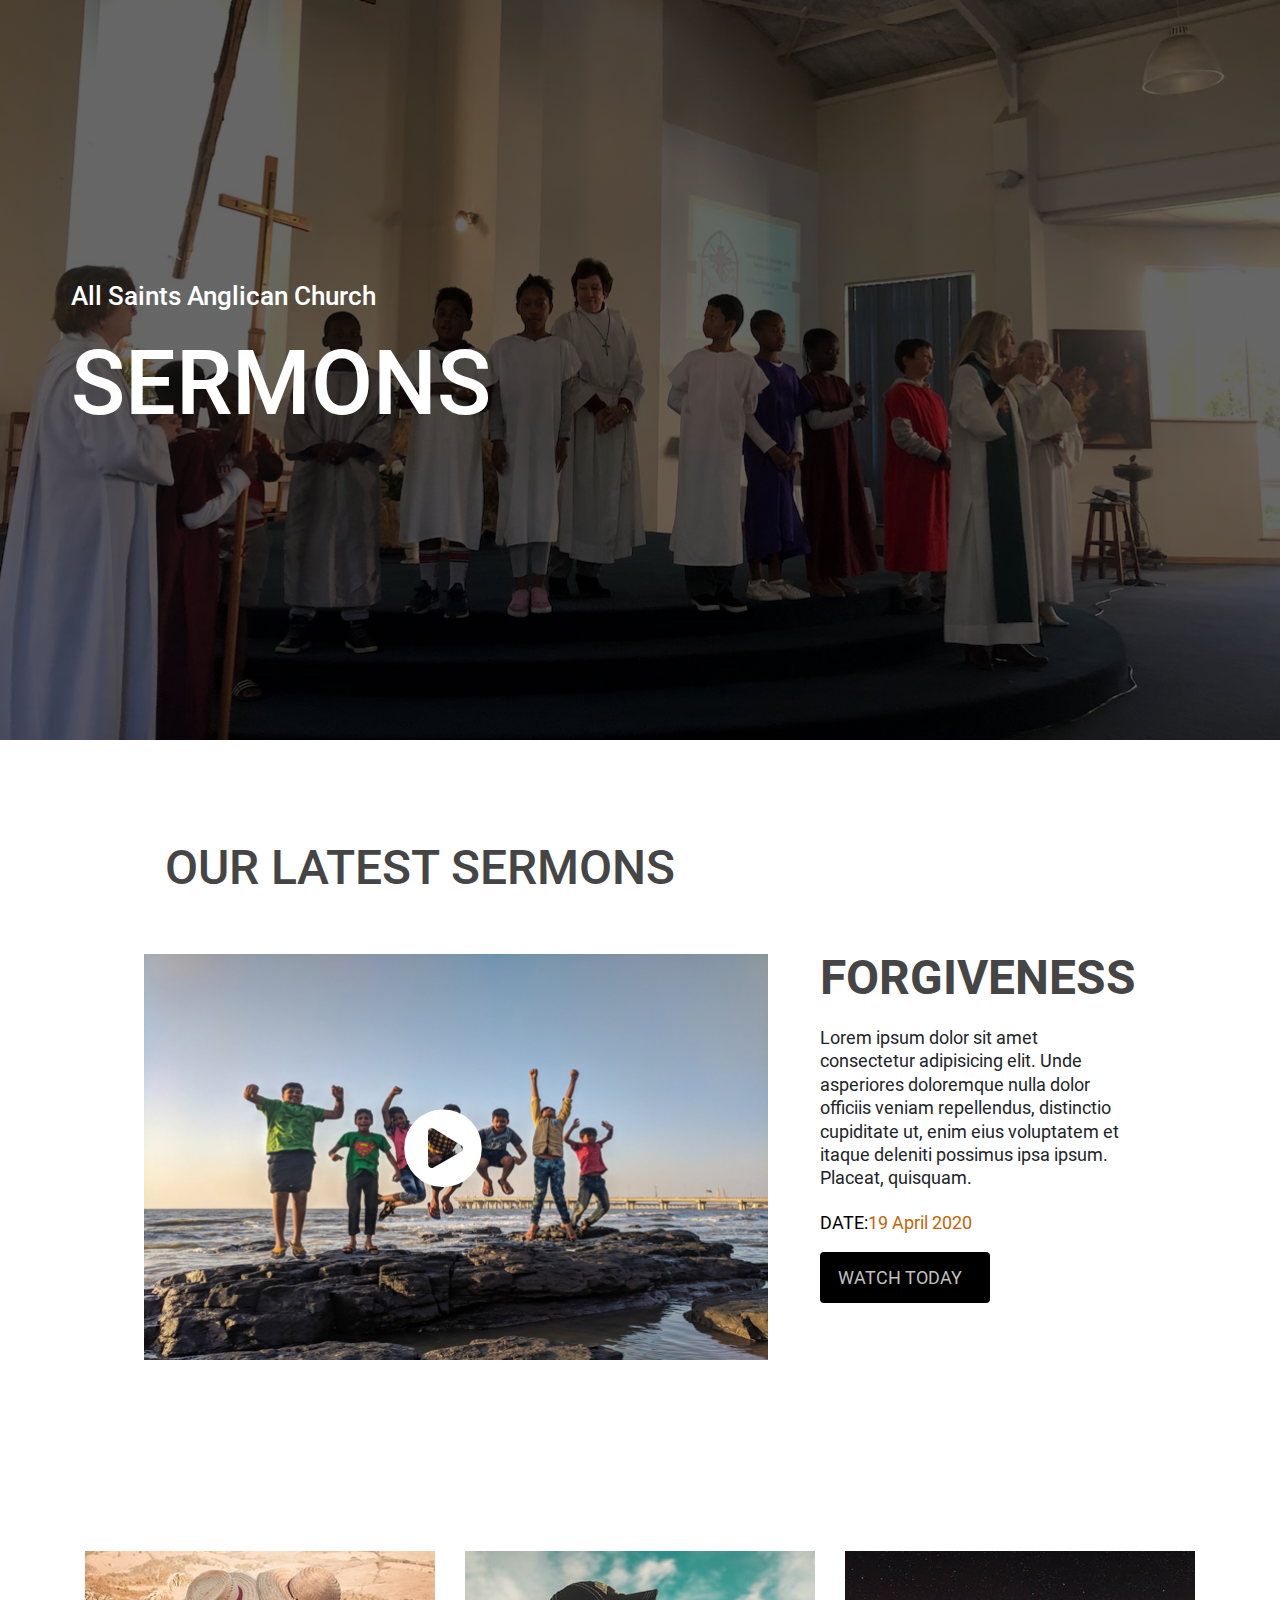
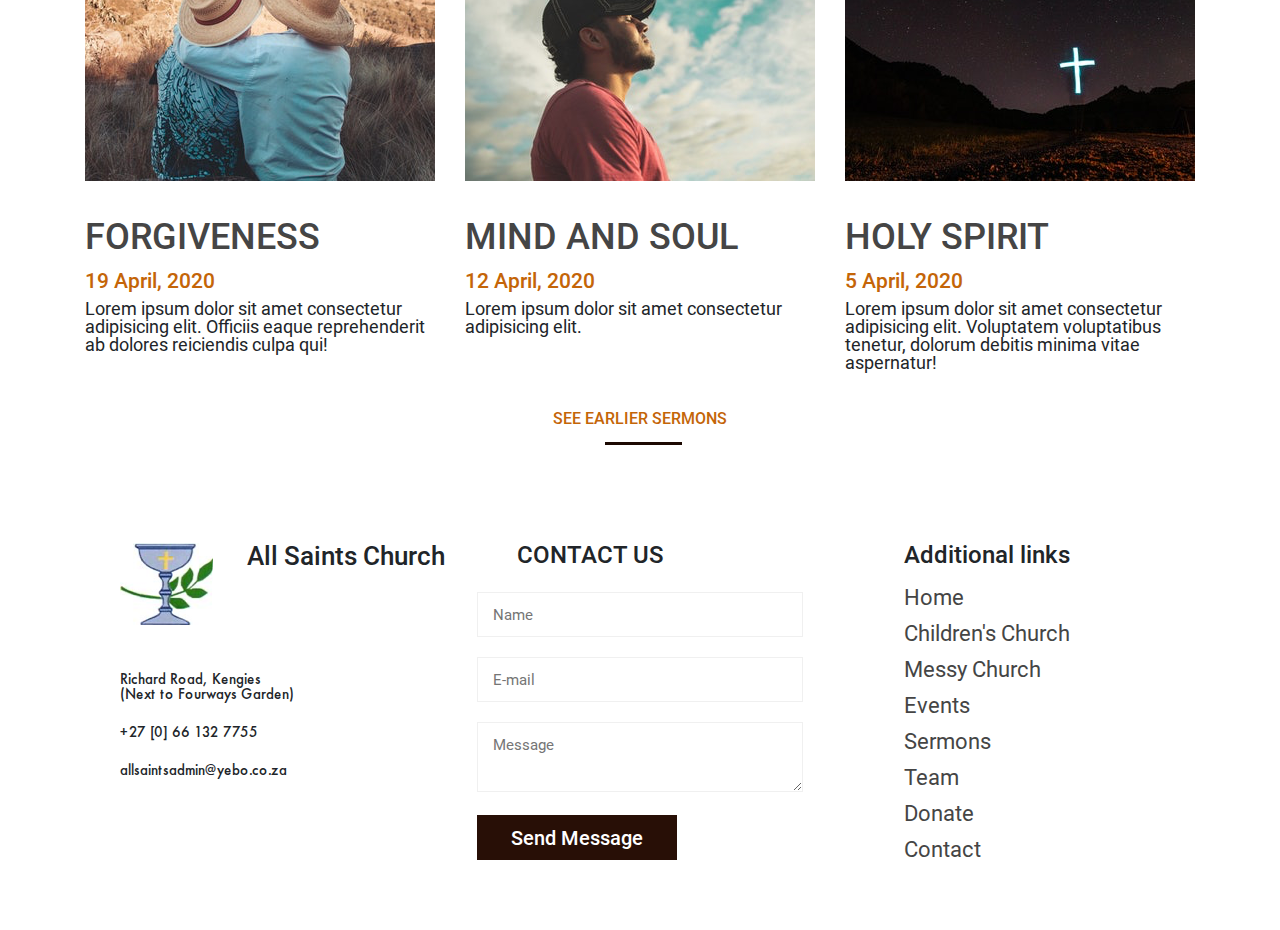
<file: sermons.html>
<!DOCTYPE html>
<html lang="en">
<head>
    <meta charset="UTF-8">
    <meta name="viewport" content="width=device-width, initial-scale=1.0">
    <title>sermons</title>
    <link rel="stylesheet" href="FuturaNewMedium-Reg/style.css">
    <link rel="stylesheet" href="font/stylesheet.css">
    <link rel="stylesheet" href="fontawesome-5.7.2/css/all.css">
    <link rel="stylesheet" href="bootstrap-4.3.1-dist/css/bootstrap.css">
    <link rel="stylesheet" href="style.css">
</head>
<body>

<!-- header -->

<header class="head">
            <div class="nav-contact"> 
                <div class="menuopen">
                    <span></span>
                    <span id="bar"></span>
                    <span></span>
                </div>
                <a href="tel:CALL US +27 [0] 66 132 7755" class="call-us">CALL US +27 [0] 66 132 7755</a> 
            </div>

                
           </div> 
        
    <div class="nav-menu">
    <nav class="nav">
        <div class="menuclose">
            <span></span>
            <span></span>
        </div>

        <ul>
            <li><a href="index.html">HOME</a></li>
            <li><a href="children.html">CHILDREN'S CHURCH</a></li>
            <li><a href="messy.html">MESSY CHURCH</a></li>
            <li><a href="events.html">EVENTS</a></li>
            <li><a href="index.html">SERMONS</a></li>
            <li><a href="team.html">TEAM</a></li>
            <li><a href="donations.html">DONATE</a></li>
            <li><a href="contact.html">CONTACT</a></li>
          
           
        </ul>
    </nav>
</div>
</header>
<!-- header -->


<!-- start-banner-section -->
<div class="sermons-banner">
    <div class="banner-inner">
        <p>All Saints Anglican Church</p>
        <h1>SERMONS</h1>
    </div>
</div>

<!-- start-our latest semons -->

<section class="our-latest-semons">
    <h2 class="sermon-heading">OUR LATEST SERMONS</h2>

    <div class="sermons-details">
        <div class="sermons-img">
       <a href=""><i class="fas fa-play-circle fa-4x icon2"></i></a>
   
       <a href="https://www.youtube.com/channel/UCDdbRiZXkGkABvafYg4x_vg" class="s-img"><img src="img/videoImage.png" alt=""> </a> 
        </div>
   
       <div class="sermons-inner">
        <a href="https://www.youtube.com/channel/UCDdbRiZXkGkABvafYg4x_vg" class="sermon-heading2">FORGIVENESS</a>
        <p class="sermon-infr">Lorem ipsum dolor sit amet consectetur adipisicing elit. Unde asperiores doloremque nulla dolor officiis veniam repellendus, distinctio cupiditate ut, enim eius voluptatem et itaque deleniti possimus ipsa ipsum. Placeat, quisquam.</p>
         <a href="https://www.youtube.com/channel/UCDdbRiZXkGkABvafYg4x_vg" class="date">DATE:<span>19 April 2020</span></a>
           <br>
         <a href="https://www.youtube.com/channel/UCDdbRiZXkGkABvafYg4x_vg" class="btn">WATCH TODAY</a>
    </div>
</div>

</section>



<!-- latest-sermons -->

<section class="latest-semons" id="s-section"> 
    <a href=""></a>
    <div class="container">
       
        <div class="row">
            <div class="col-md-4 col-sm-4">
                <a href="https://www.youtube.com/channel/UCDdbRiZXkGkABvafYg4x_vg"><img src="img/twoPeople.png" alt="" srcset="" class="img-fluid s-img2"></a>
                <a href="https://www.youtube.com/channel/UCDdbRiZXkGkABvafYg4x_vg" class="heading3">FORGIVENESS</a>
               <a href="https://www.youtube.com/channel/UCDdbRiZXkGkABvafYg4x_vg" class="date">19 April, 2020</a>
                    <p class="sermon-details">Lorem ipsum dolor sit amet consectetur adipisicing elit. Officiis eaque reprehenderit ab dolores reiciendis culpa qui!</p>
            </div>
            <div class="col-md-4 col-sm-4">
                <a href="https://www.youtube.com/channel/UCDdbRiZXkGkABvafYg4x_vg"> <img src="img/manInhat.png" alt="" srcset="" class="img-fluid s-img22"></a>
               <a href="https://www.youtube.com/channel/UCDdbRiZXkGkABvafYg4x_vg" class="heading3">MIND AND SOUL</a>
                <a href="https://www.youtube.com/channel/UCDdbRiZXkGkABvafYg4x_vg" class="date">12 April, 2020</a>
                <p class="sermon-details">Lorem ipsum dolor sit amet consectetur adipisicing elit.</p>
            </div>
            <div class="col-md-4 col-sm-4">
                <a href="https://www.youtube.com/channel/UCDdbRiZXkGkABvafYg4x_vg"><img src="img/lighted-cross-decor-3073565.png" alt="" srcset="" class="img-fluid s-img2"></a>
                 <a href="https://www.youtube.com/channel/UCDdbRiZXkGkABvafYg4x_vg" class="heading3">HOLY SPIRIT</a>
                <a href="https://www.youtube.com/channel/UCDdbRiZXkGkABvafYg4x_vg" class="date"> 5 April, 2020</a>
                <p class="sermon-details">Lorem ipsum dolor sit amet consectetur adipisicing elit. Voluptatem voluptatibus tenetur, dolorum debitis minima vitae aspernatur!</p>
            </div>
        </div>
        <a href="https://www.youtube.com/channel/UCDdbRiZXkGkABvafYg4x_vg" class="see-earlier text-center">SEE EARLIER SERMONS</a>
        <div class="line"></div>
    </div>

</section>

<!-- end -->

<!-- start-footer-section -->
<section class="footer">
    <div class="container">

   
    <div class="row">
        <div class="col-md-4 col-sm-4">
            <div class="logo">
                <img src="img/logo.png" alt="" srcset="">
                <p>All Saints Church</p>
            </div>
            <div class="contact-details">
                <p>Richard Road, Kengies <span>(Next to Fourways Garden)</span></p>
                <p>+27 [0] 66 132 7755</p>
                <p>allsaintsadmin@yebo.co.za</p>
            </div>
         
        </div>
        <div class="col-md-4 col-sm-4">
            <div class="contact-form">
                <p>CONTACT US</p>
                <input type="text" placeholder="Name">
                <br>
                <input type="email" placeholder="E-mail"> 
                <textarea name="" id="" cols="30" rows="10" placeholder="Message"></textarea>
                <button class="send">Send Message</button>
            </div>
         
        </div>
        <div class="col-md-4 col-sm-4">
            <div class="additional-infr">
            <p class="additional-infr-heading">Additional links</p>
            <div class="links">
              <a href="index.html">Home</a>
              <a href="children.html">Children's Church</a>
              <a href="messy.html">Messy Church</a>
              <a href="events.html">Events</a>
              <a href="sermons.html">Sermons</a>
              <a href="team.html">Team</a>
              <a href="donations.html">Donate</a>
              <a href="contact.html">Contact</a>
            </div>
            
            
        </div>
    </div>
    </div>
</div>

</section>
<!-- end-footer-section -->

    
        <script src="bootstrap-4.3.1-dist/js/bootstrap.bundle.min.js"></script>
        <script src="js/jquery.js"></script>
        <script src="main.js"></script>


    </body>
    </html>
</file>
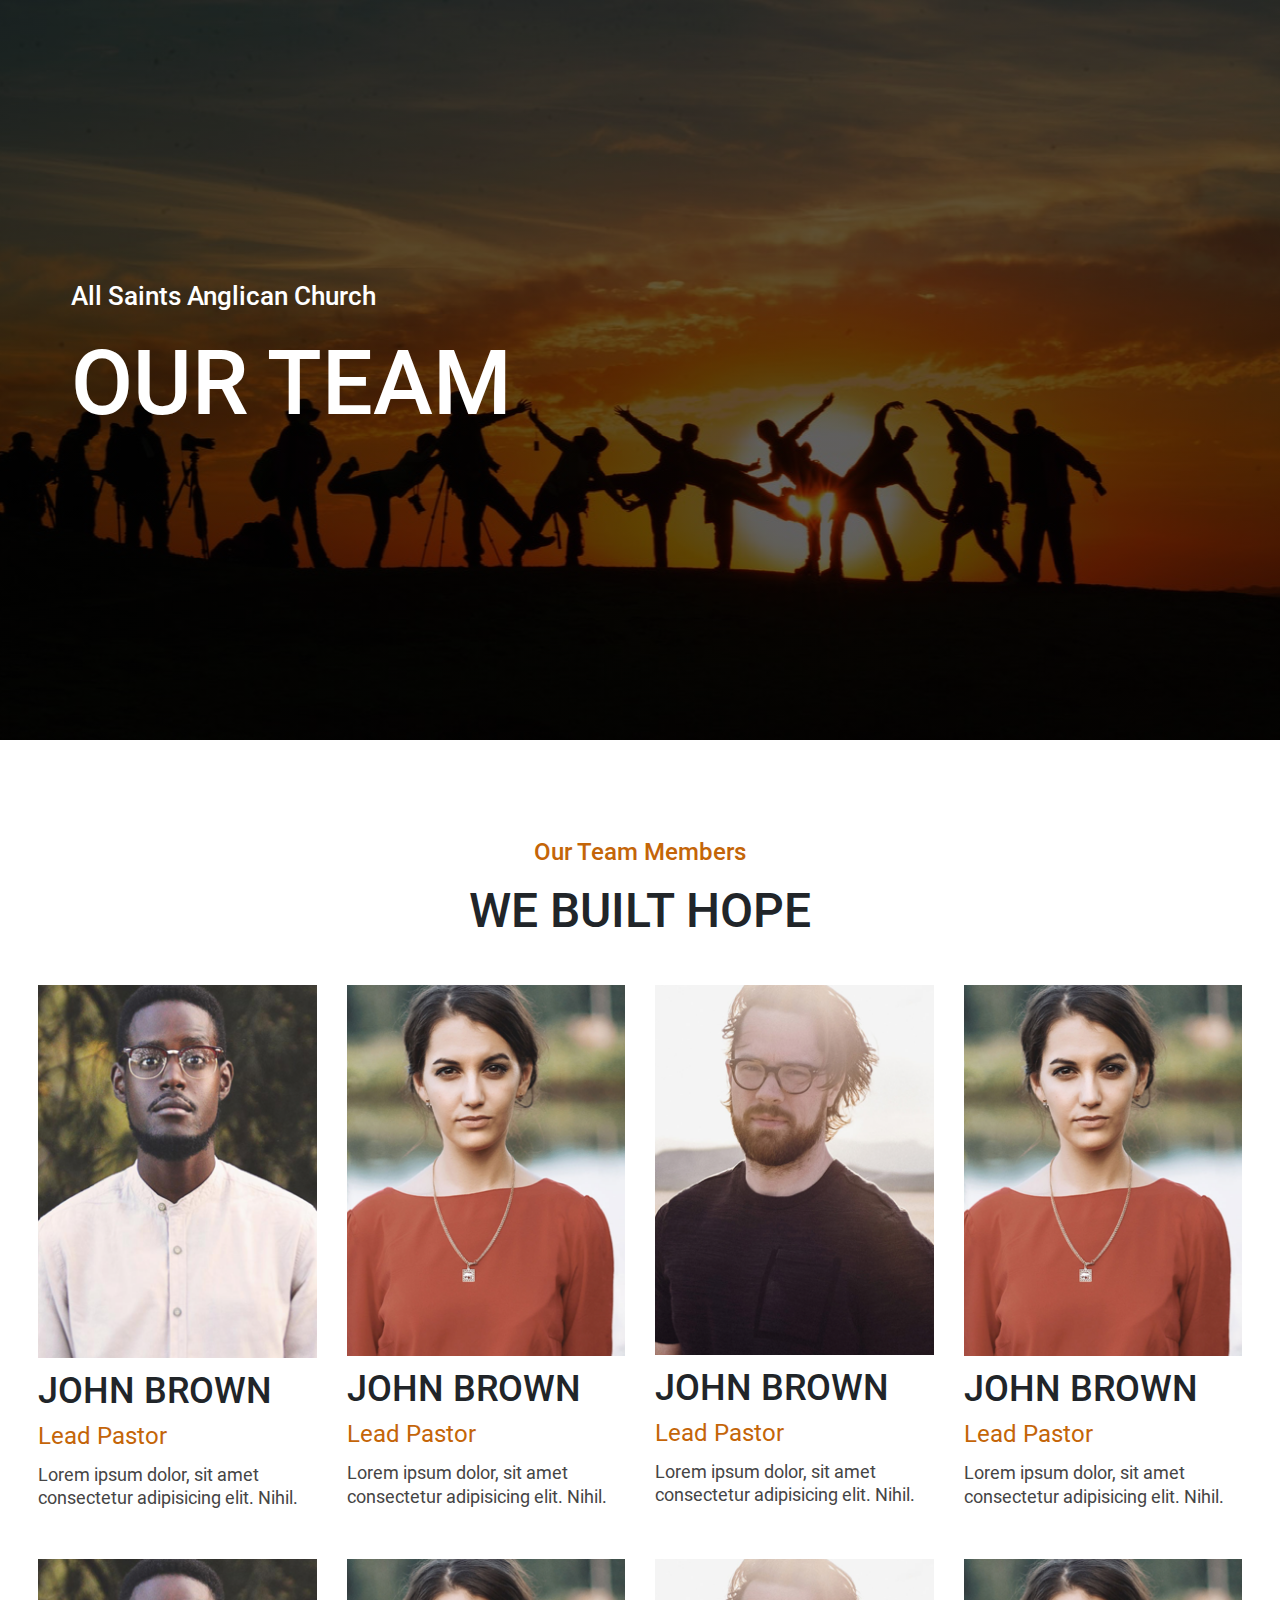
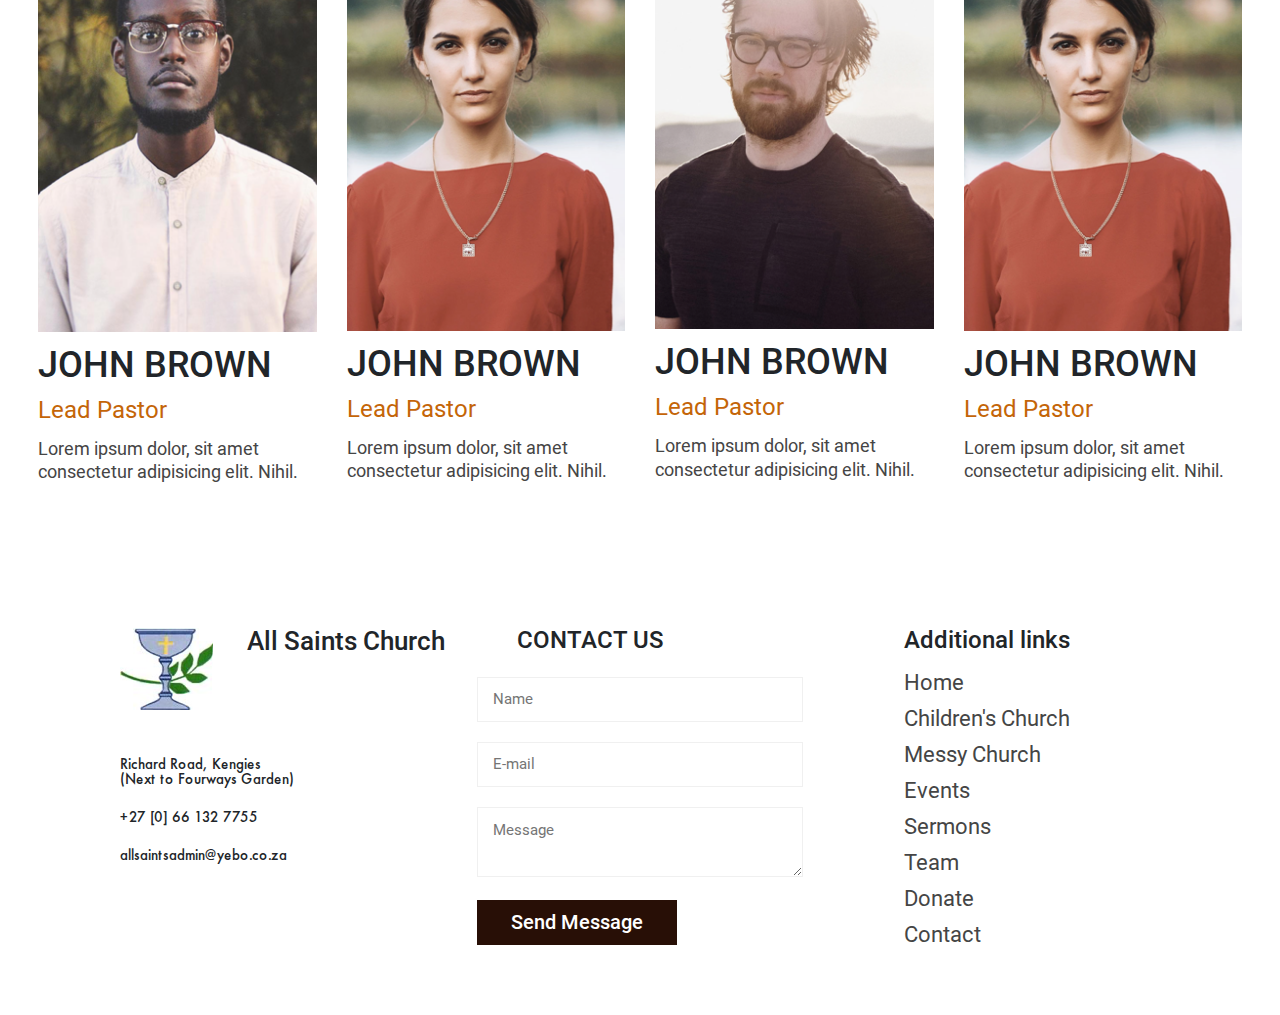
<file: team.html>
<!DOCTYPE html>
<html lang="en">
<head>
    <meta charset="UTF-8">
    <meta name="viewport" content="width=device-width, initial-scale=1.0">
    <title>team</title>
    <link rel="stylesheet" href="FuturaNewMedium-Reg/style.css">
    <link rel="stylesheet" href="font/stylesheet.css">
    <link rel="stylesheet" href="fontawesome-5.7.2/css/all.css">
    <link rel="stylesheet" href="bootstrap-4.3.1-dist/css/bootstrap.css">
    <link rel="stylesheet" href="style.css">
</head>
<body>
    
<!-- header -->

<header class="head">
    <div class="nav-contact"> 
        <div class="menuopen">
            <span></span>
            <span id="bar"></span>
            <span></span>
        </div>
        <a href="tel:CALL US +27 [0] 66 132 7755" class="call-us">CALL US +27 [0] 66 132 7755</a> 
    </div>
   </div> 

<div class="nav-menu">
<nav class="nav">
<div class="menuclose">
    <span></span>
    <span></span>
</div>

<ul>
    <li><a href="index.html">HOME</a></li>
    <li><a href="children.html">CHILDREN'S CHURCH</a></li>
    <li><a href="messy.html">MESSY CHURCH</a></li>
    <li><a href="events.html">EVENTS</a></li>
    <li><a href="sermons.html">SERMONS</a></li>
    <li><a href="team.html">TEAM</a></li>
    <li><a href="donations.html">DONATE</a></li>
    <li><a href="contact.html">CONTACT</a></li>
  
   
</ul>
</nav>
</div>
</header>

<!-- end -->

<!-- banner -->
    
<div class="event-banner">
    <div class="events-banner-inner">
        <p>All Saints Anglican Church</p>
        <h1>OUR TEAM</h1>
    </div>
</div>
<!-- end -->


<!-- start-our-team -->
<section class="the-team">

        <h3 class="header">Our Team Members</h3>
        <h2>WE BUILT HOPE</h2>
    <div class="row d-flex justify-content-evenly ">
        <div class="col-lg-3 col-sm-3">
            <div class="t "> 

           
            <img src="img/h1-team-4.png" alt="" class="img-fluid"> 
            <div class="team-details">
                <h3>JOHN BROWN</h3>
                <p class="lead-pastor">Lead Pastor</p>
                <p class="pastor-infr">Lorem ipsum dolor, sit amet consectetur adipisicing elit. Nihil.</p>
            </div>
        </div>
        </div>
        <div class="col-lg-3 col-sm-3">
            <div class="t"> 
            <img src="img/h1-team-2.png" alt="" srcset="" class="img-fluid">
            <div class="team-inner">
                <h3>JOHN BROWN</h3>
                <p class="lead-pastor">Lead Pastor</p>
                <p class="pastor-infr">Lorem ipsum dolor, sit amet consectetur adipisicing elit. Nihil.</p>
            </div>
            </div>
        </div>
        <div class="col-lg-3 col-sm-3">
            <div class="t"> 
            <img src="img/team-img-3.png" alt=""class="img-fluid" >
            <div class="team-inner">
                <h3>JOHN BROWN</h3>
                <p class="lead-pastor">Lead Pastor</p>
                <p class="pastor-infr">Lorem ipsum dolor, sit amet consectetur adipisicing elit. Nihil.</p>
            </div>
            </div>
        </div>
        <div class="col-lg-3 col-sm-3">
            <div class="t"> 
            <img src="img/h1-team-2.png" alt="" class="img-fluid">
            <div class="team-inner">
                <h3>JOHN BROWN</h3>
                <p class="lead-pastor">Lead Pastor</p>
                <p class="pastor-infr">Lorem ipsum dolor, sit amet consectetur adipisicing elit. Nihil.</p>
            </div>
        </div>
        </div>
        <div class="col-lg-3 col-sm-3">
            <div class="t">

           
            <img src="img/h1-team-4.png" alt=""class="img-fluid">
            <div class="team-inner">
                <h3>JOHN BROWN</h3>
                <p class="lead-pastor">Lead Pastor</p>
                <p class="pastor-infr">Lorem ipsum dolor, sit amet consectetur adipisicing elit. Nihil.</p>
            </div>
        </div>
        </div>

        <div class="col-lg-3 col-sm-3">
            <div class="t">

            
            <img src="img/h1-team-2.png" alt="" srcset=""class="img-fluid">
            <div class="team-inner">
                <h3>JOHN BROWN</h3>
                <p class="lead-pastor">Lead Pastor</p>
                <p class="pastor-infr">Lorem ipsum dolor, sit amet consectetur adipisicing elit. Nihil.</p>
            </div>
            </div>
        </div>
        <div class="col-lg-3 col-sm-3">
            <div class="t">
            <img src="img/team-img-3.png" alt=""class="img-fluid">
            <div class="team-inner">
                <h3>JOHN BROWN</h3>
                <p class="lead-pastor">Lead Pastor</p>
                <p class="pastor-infr">Lorem ipsum dolor, sit amet consectetur adipisicing elit. Nihil.</p>
            </div>
            </div>
        </div>
        <div class="col-lg-3 col-sm-3">
            <div class="t">
            <img src="img/h1-team-2.png" alt=""class="img-fluid">
            <div class="team-inner">
                <h3>JOHN BROWN</h3>
                <p class="lead-pastor">Lead Pastor</p>
                <p class="pastor-infr"> Lorem ipsum dolor, sit amet consectetur adipisicing elit. Nihil.</p>
            </div>
            </div>
        </div>
    </div> 

</section>

<!-- end -->



<!-- start-footer-section -->
<section class="footer">
    <div class="container">

   
    <div class="row">
        <div class="col-md-4 col-sm-4">
            <div class="logo">
                <img src="img/logo.png" alt="" srcset="">
                <p>All Saints Church</p>
            </div>
            <div class="contact-details">
                <p>Richard Road, Kengies <span>(Next to Fourways Garden)</span></p>
                <p>+27 [0] 66 132 7755</p>
                <p>allsaintsadmin@yebo.co.za</p>
            </div>
         
        </div>
        <div class="col-md-4 col-sm-4">
            <div class="contact-form">
                <p>CONTACT US</p>
                <input type="text" placeholder="Name">
                <br>
                <input type="email" placeholder="E-mail"> 
                <textarea name="" id="" cols="30" rows="10" placeholder="Message"></textarea>
                <button class="send">Send Message</button>
            </div>
         
        </div>
        <div class="col-md-4 col-sm-4">
            <div class="additional-infr">
            <p class="additional-infr-heading">Additional links</p>
            <div class="links">
              <a href="index.html">Home</a>
              <a href="children.html">Children's Church</a>
              <a href="messy.html">Messy Church</a>
              <a href="events.html">Events</a>
              <a href="sermons.html">Sermons</a>
              <a href="team.html">Team</a>
              <a href="donations.html">Donate</a>
              <a href="contact.html">Contact</a>
            </div>
            
            
        </div>
    </div>
    </div>
</div>

</section>
<!-- end-footer-section -->



    <script src="bootstrap-4.3.1-dist/js/bootstrap.bundle.min.js"></script>
    <script src="js/jquery.js"></script>
    <script src="main.js"></script>
</body>
</html>
</file>
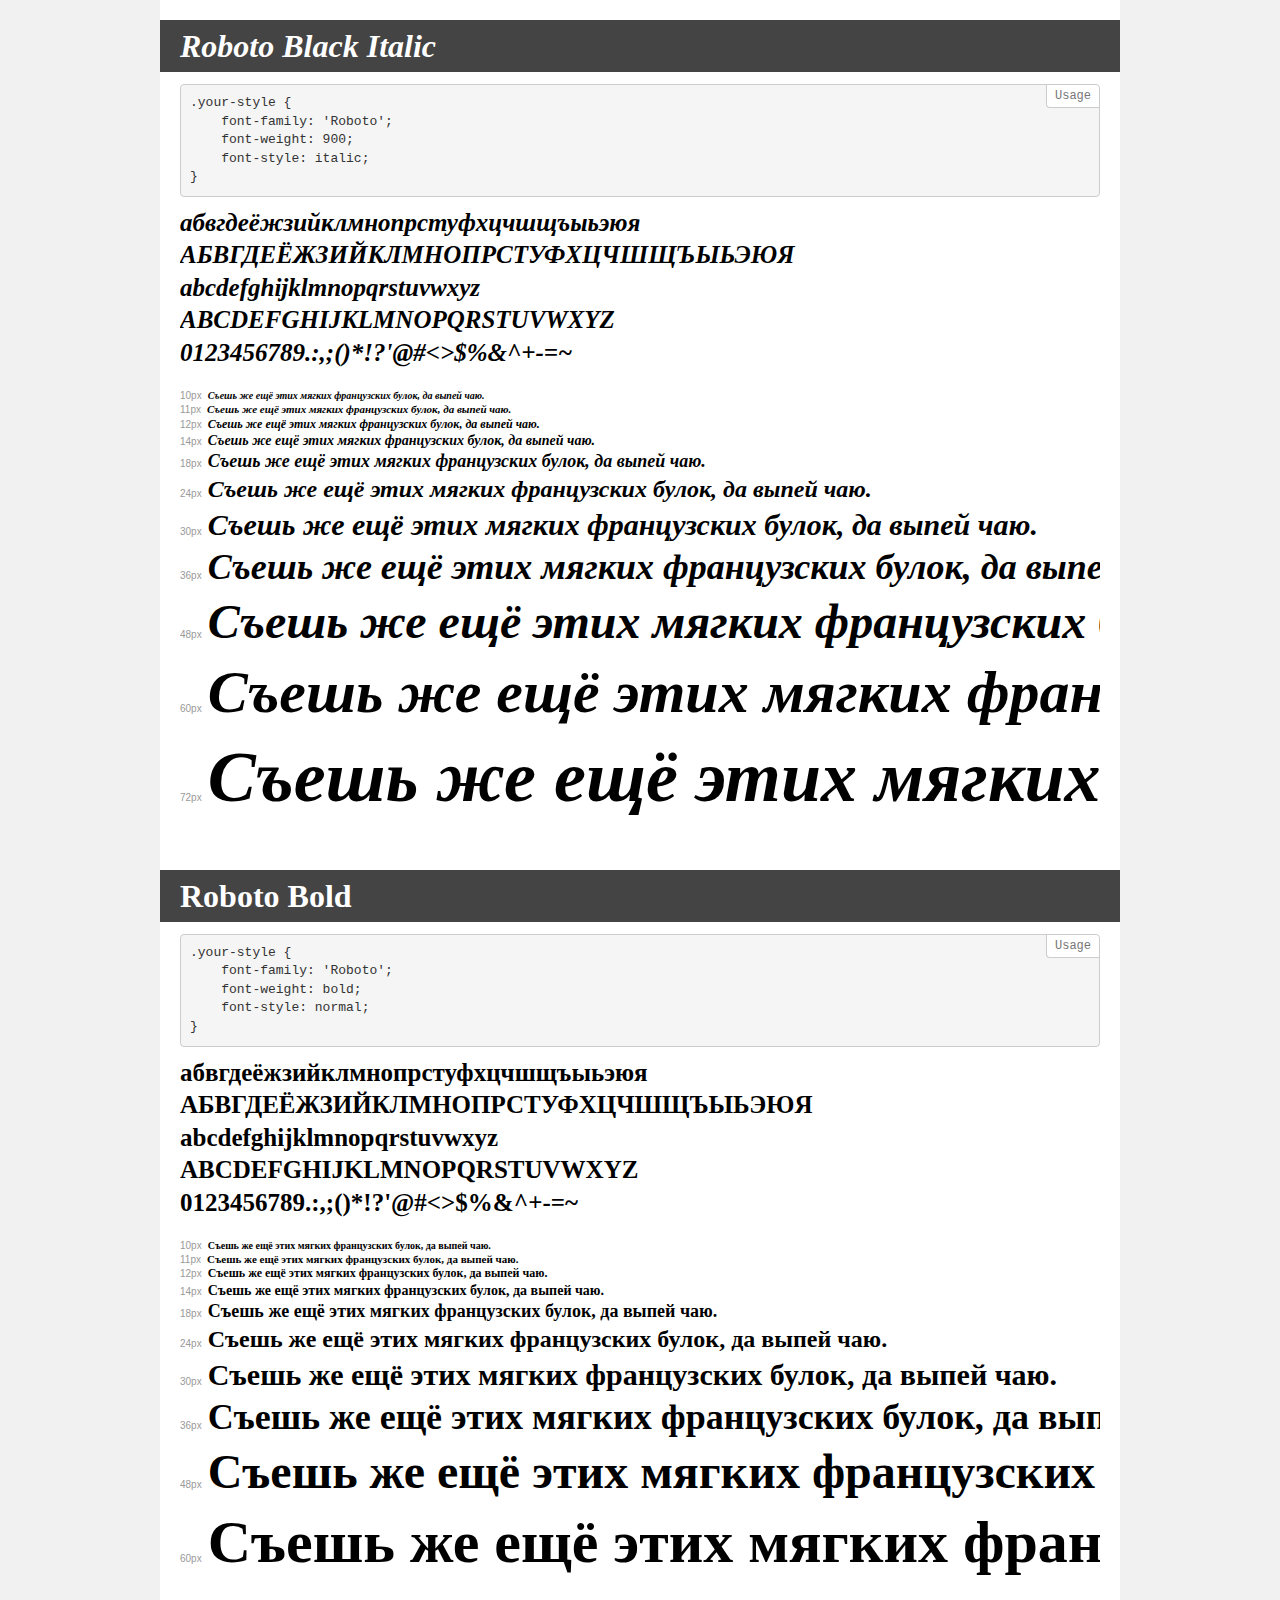
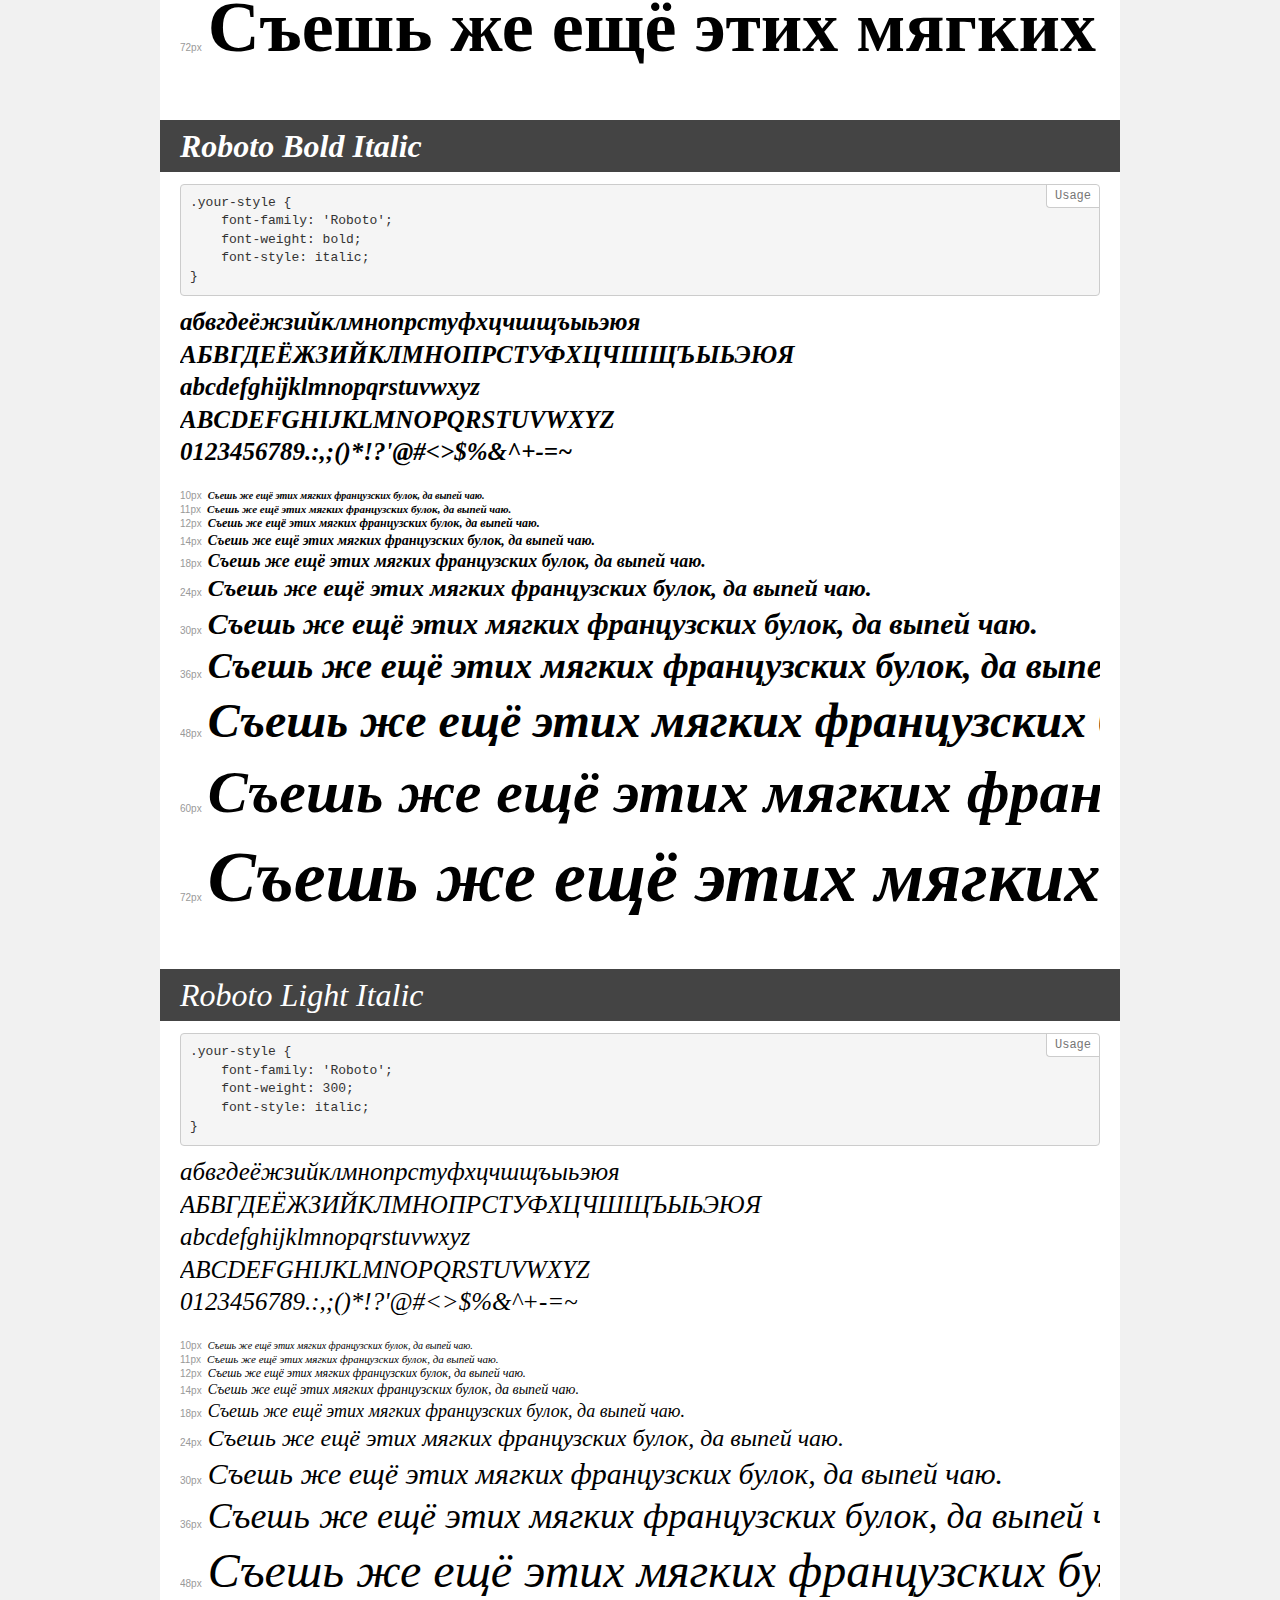
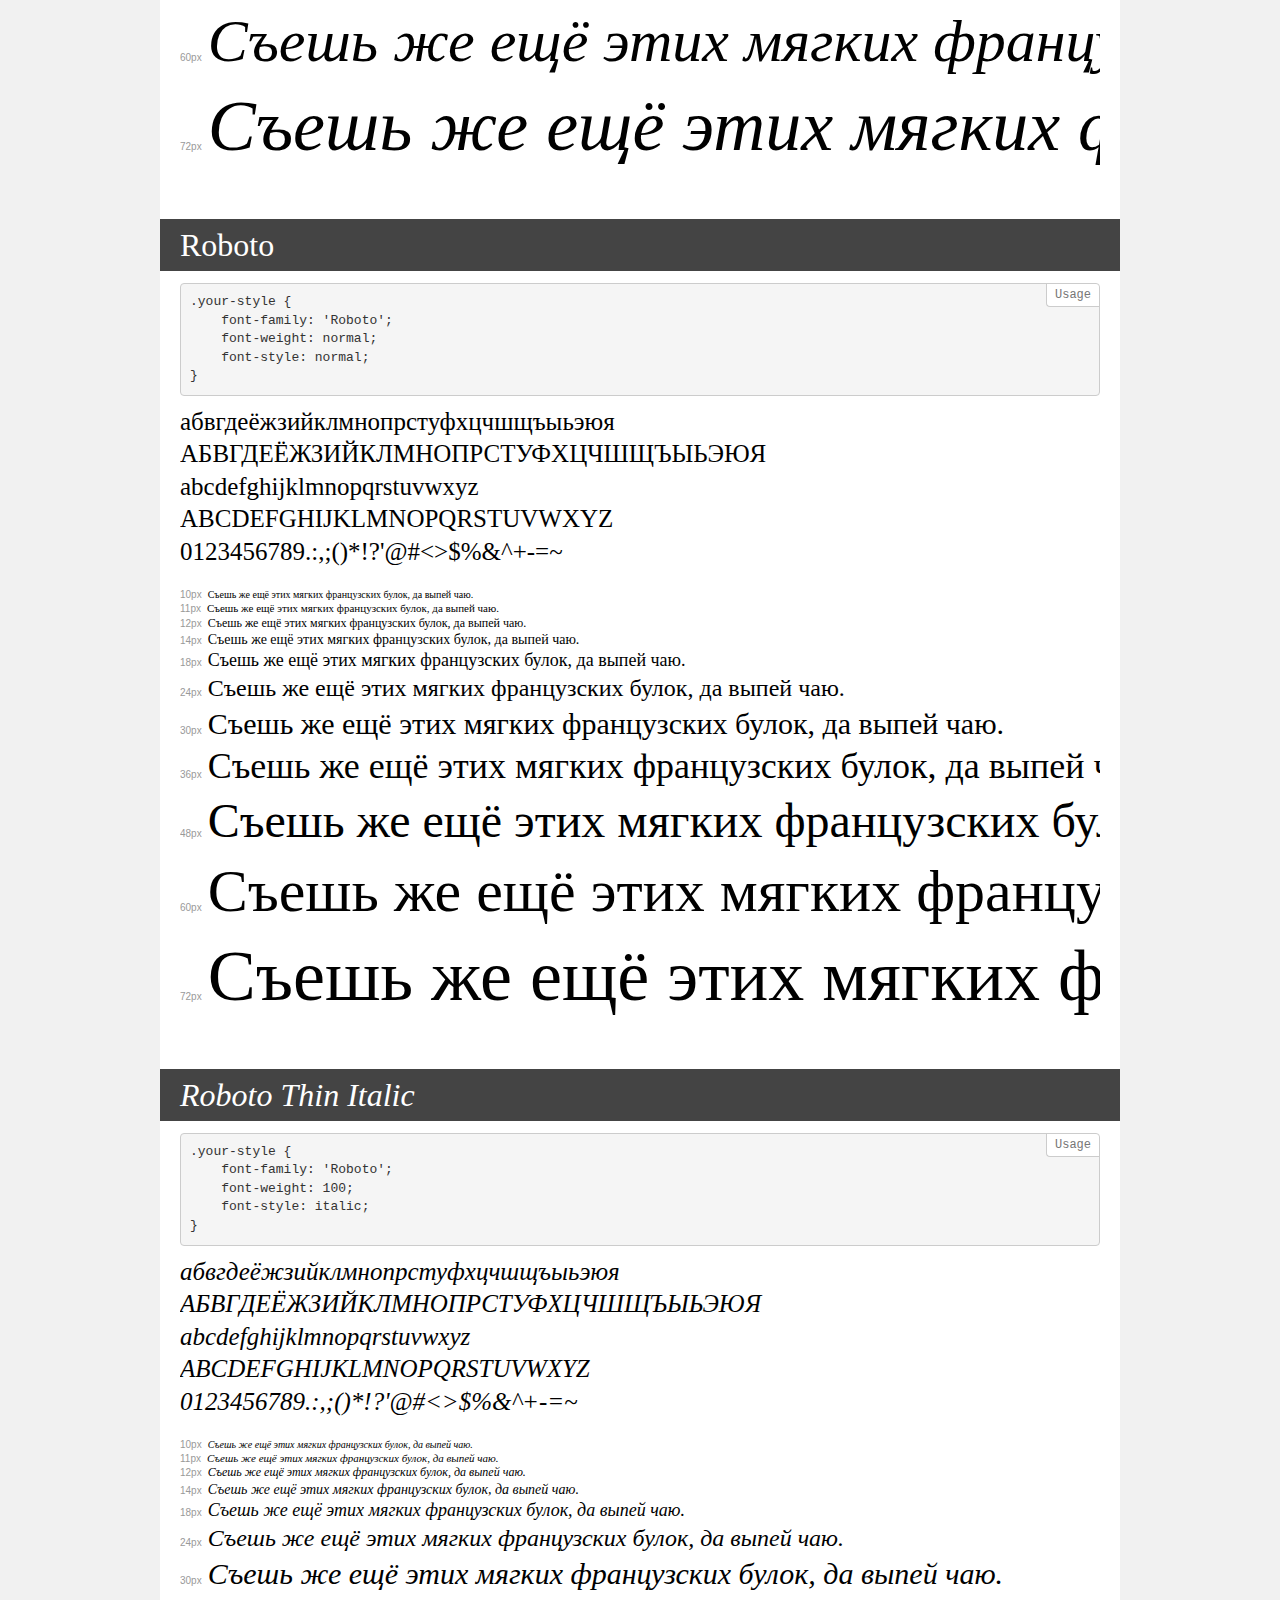
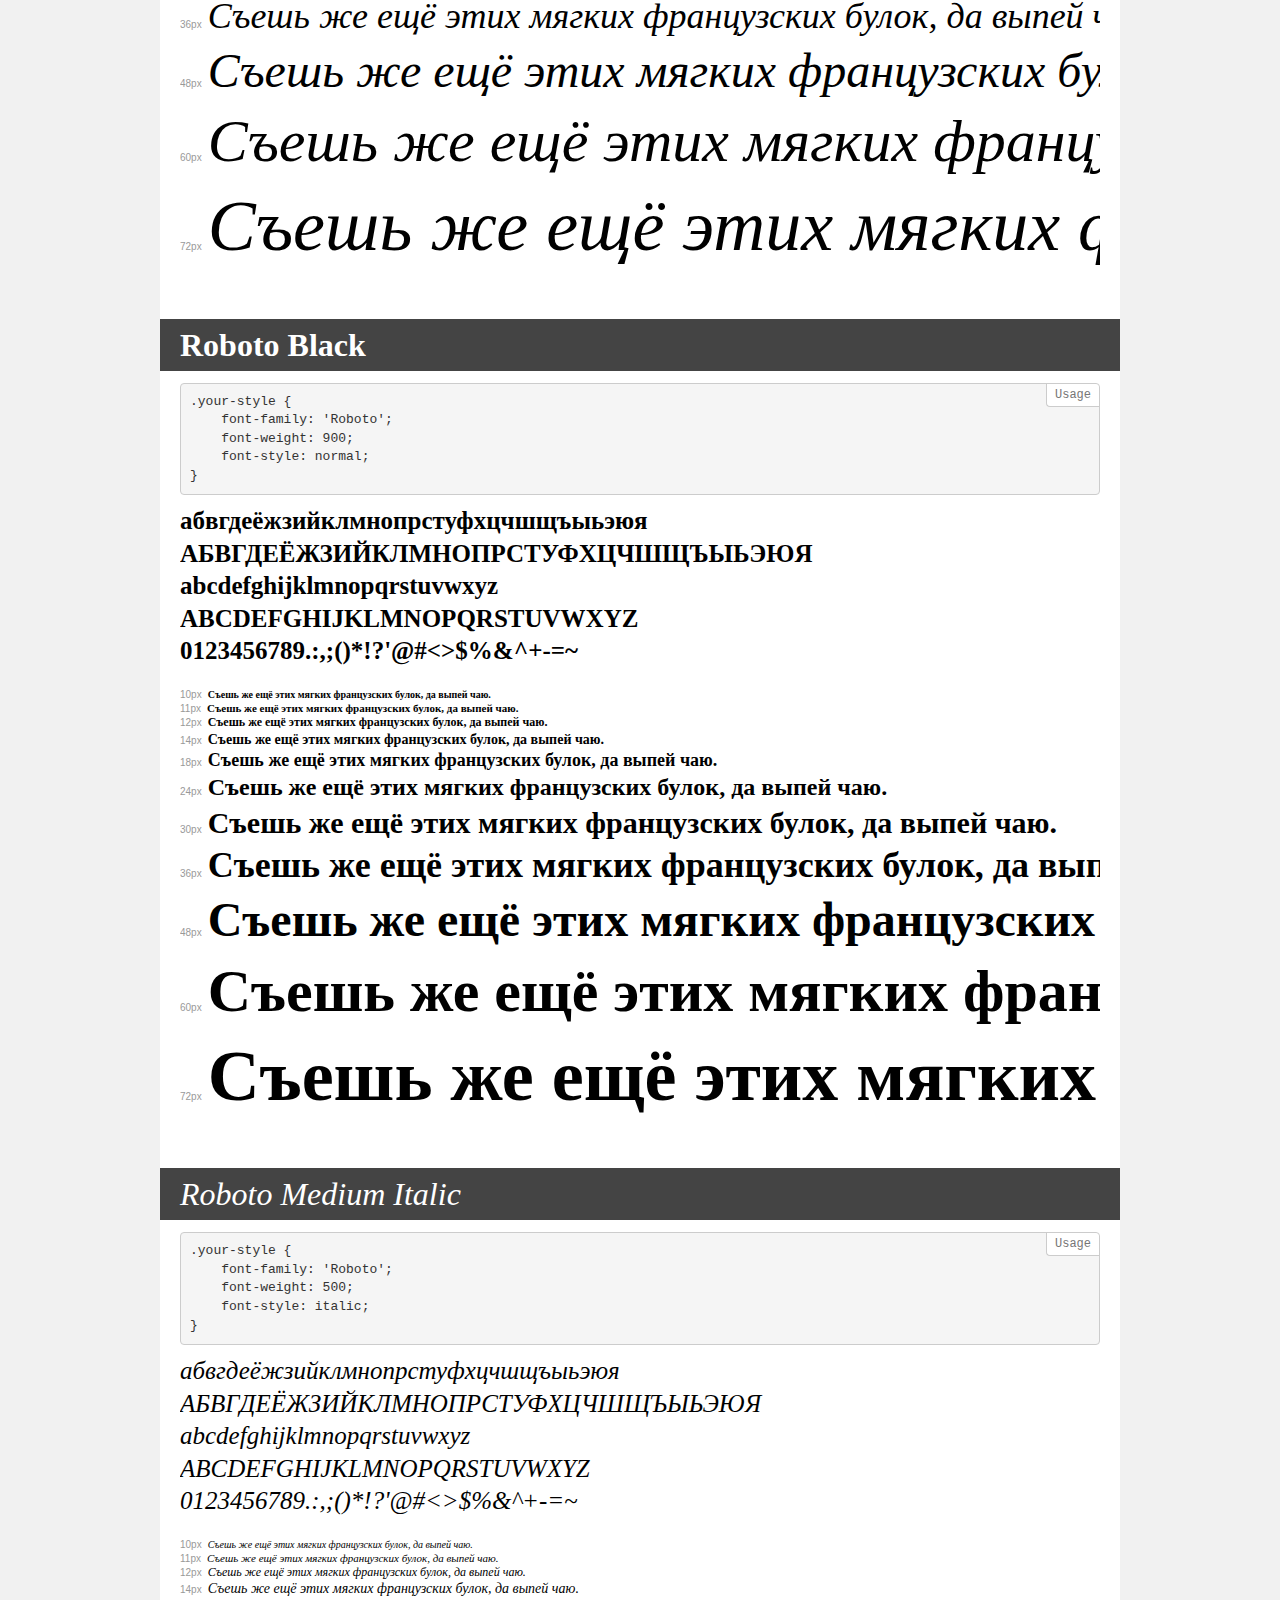
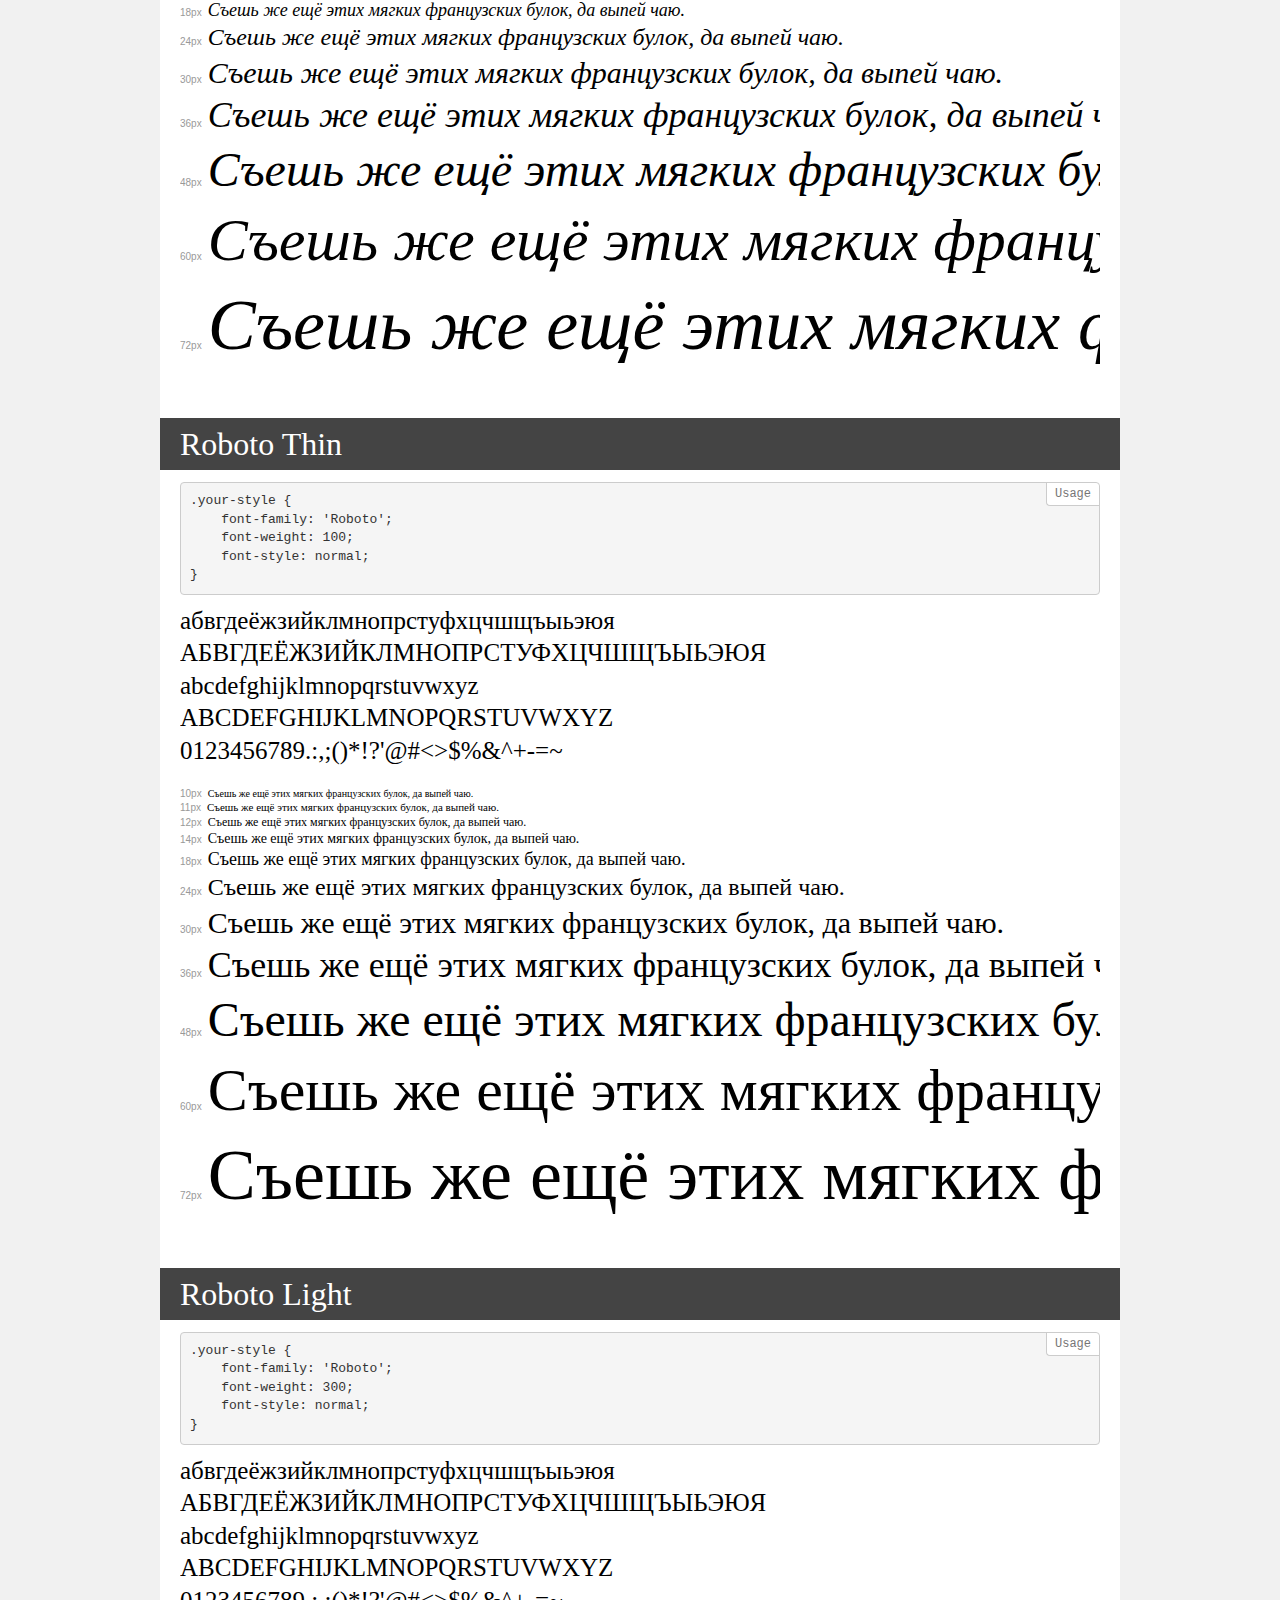
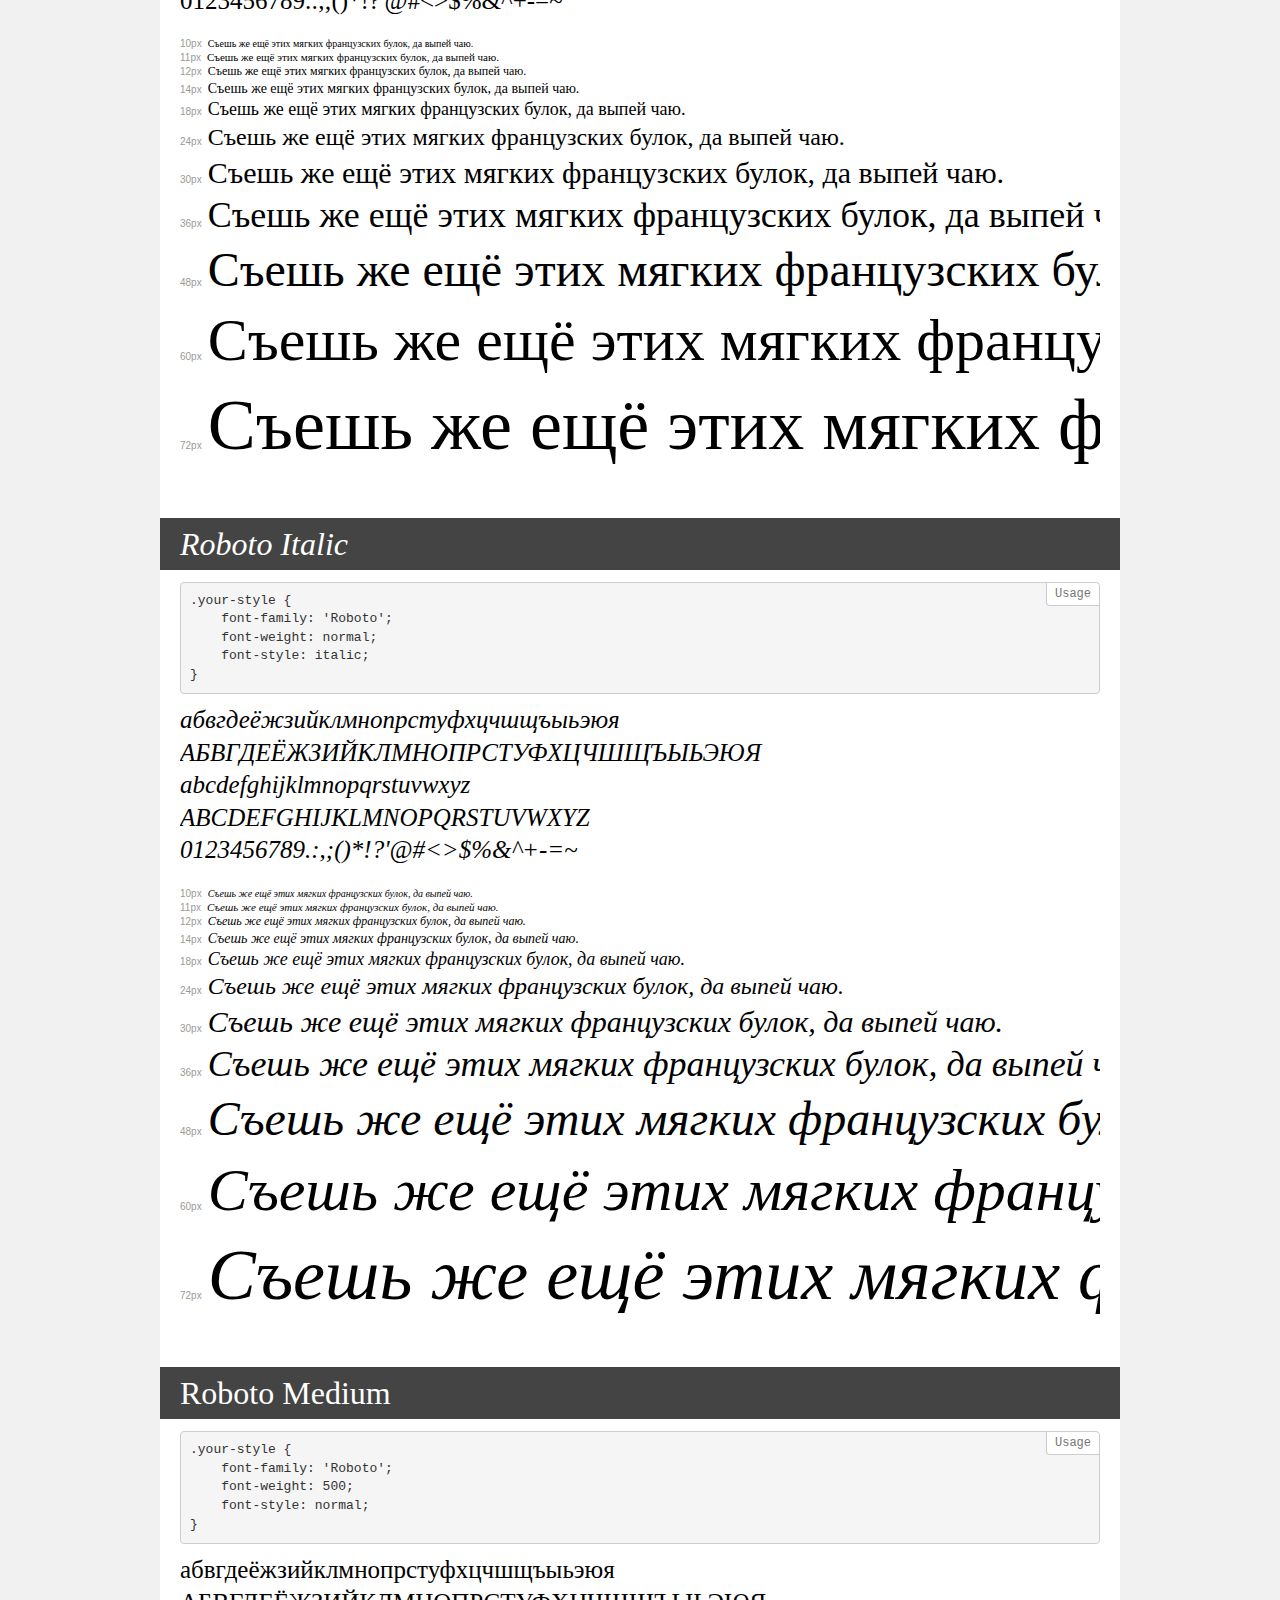
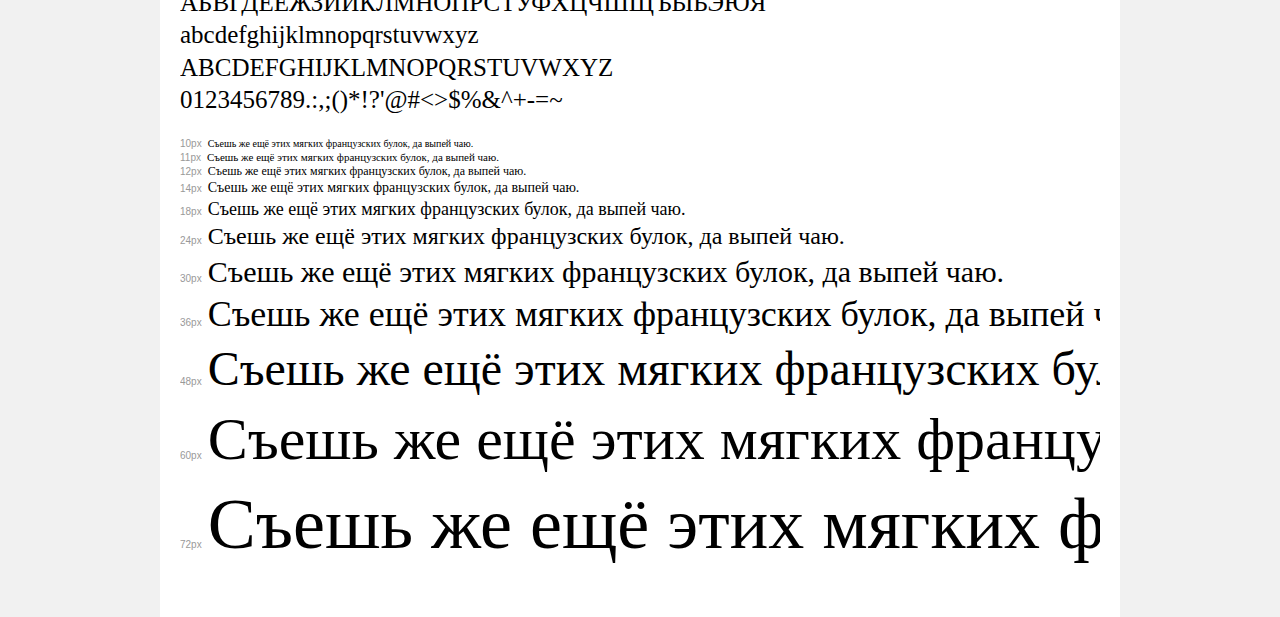
<file: font/demo.html>
<!DOCTYPE html>
<html>
<head>
    <meta charset="utf-8">
    <meta http-equiv="X-UA-Compatible" content="IE=edge">
    <meta name="viewport" content="width=device-width, initial-scale=1">
    <meta name="robots" content="noindex, noarchive">
    <meta name="format-detection" content="telephone=no">
    <title>Transfonter demo</title>
    <link href="stylesheet.css" rel="stylesheet">
    <style>
        /*
        http://meyerweb.com/eric/tools/css/reset/
        v2.0 | 20110126
        License: none (public domain)
        */
        html, body, div, span, applet, object, iframe,
        h1, h2, h3, h4, h5, h6, p, blockquote, pre,
        a, abbr, acronym, address, big, cite, code,
        del, dfn, em, img, ins, kbd, q, s, samp,
        small, strike, strong, sub, sup, tt, var,
        b, u, i, center,
        dl, dt, dd, ol, ul, li,
        fieldset, form, label, legend,
        table, caption, tbody, tfoot, thead, tr, th, td,
        article, aside, canvas, details, embed,
        figure, figcaption, footer, header, hgroup,
        menu, nav, output, ruby, section, summary,
        time, mark, audio, video {
            margin: 0;
            padding: 0;
            border: 0;
            font-size: 100%;
            font: inherit;
            vertical-align: baseline;
        }
        /* HTML5 display-role reset for older browsers */
        article, aside, details, figcaption, figure,
        footer, header, hgroup, menu, nav, section {
            display: block;
        }
        body {
            line-height: 1;
        }
        ol, ul {
            list-style: none;
        }
        blockquote, q {
            quotes: none;
        }
        blockquote:before, blockquote:after,
        q:before, q:after {
            content: '';
            content: none;
        }
        table {
            border-collapse: collapse;
            border-spacing: 0;
        }
        /* common styles */
        body {
            background: #f1f1f1;
            color: #000;
        }
        .page {
            background: #fff;
            width: 920px;
            margin: 0 auto;
            padding: 20px 20px 0 20px;
            overflow: hidden;
        }
        .font-container {
            overflow-x: auto;
            overflow-y: hidden;
            margin-bottom: 40px;
            line-height: 1.3;
            white-space: nowrap;
            padding-bottom: 5px;
        }
        h1 {
            position: relative;
            background: #444;
            font-size: 32px;
            color: #fff;
            padding: 10px 20px;
            margin: 0 -20px 12px -20px;
        }
        .letters {
            font-size: 25px;
            margin-bottom: 20px;
        }
        .s10:before {
            content: '10px';
        }
        .s11:before {
            content: '11px';
        }
        .s12:before {
            content: '12px';
        }
        .s14:before {
            content: '14px';
        }
        .s18:before {
            content: '18px';
        }
        .s24:before {
            content: '24px';
        }
        .s30:before {
            content: '30px';
        }
        .s36:before {
            content: '36px';
        }
        .s48:before {
            content: '48px';
        }
        .s60:before {
            content: '60px';
        }
        .s72:before {
            content: '72px';
        }
        .s10:before, .s11:before, .s12:before, .s14:before,
        .s18:before, .s24:before, .s30:before, .s36:before,
        .s48:before, .s60:before, .s72:before {
            font-family: Arial, sans-serif;
            font-size: 10px;
            font-weight: normal;
            font-style: normal;
            color: #999;
            padding-right: 6px;
        }
        pre {
            display: block;
            position: relative;
            padding: 9px;
            margin: 0 0 10px;
            font-family: Monaco, Menlo, Consolas, "Courier New", monospace !important;
            font-size: 13px;
            line-height: 1.428571429;
            color: #333;
            font-weight: normal !important;
            font-style: normal !important;
            background-color: #f5f5f5;
            border: 1px solid #ccc;
            overflow-x: auto;
            border-radius: 4px;
        }
        pre:after {
            display: block;
            position: absolute;
            right: 0;
            top: 0;
            content: 'Usage';
            line-height: 1;
            padding: 5px 8px;
            font-size: 12px;
            color: #767676;
            background-color: #fff;
            border: 1px solid #ccc;
            border-right: none;
            border-top: none;
            border-radius: 0 4px 0 4px;
            z-index: 10;
        }
        /* responsive */
        @media (max-width: 959px) {
            .page {
                width: auto;
                margin: 0;
            }
        }
    </style>
</head>
<body>
<div class="page">
    <div class="demo" style="font-family: 'Roboto'; font-weight: 900; font-style: italic;">
        <h1>Roboto Black Italic</h1>
        <pre>.your-style {
    font-family: 'Roboto';
    font-weight: 900;
    font-style: italic;
}</pre>
        <div class="font-container">
            <p class="letters">
                абвгдеёжзийклмнопрстуфхцчшщъыьэюя<br>
АБВГДЕЁЖЗИЙКЛМНОПРСТУФХЦЧШЩЪЫЬЭЮЯ<br>
abcdefghijklmnopqrstuvwxyz<br>
ABCDEFGHIJKLMNOPQRSTUVWXYZ<br>
                0123456789.:,;()*!?'@#<>$%&^+-=~
            </p>
            <p class="s10" style="font-size: 10px;">Съешь же ещё этих мягких французских булок, да выпей чаю.</p>
            <p class="s11" style="font-size: 11px;">Съешь же ещё этих мягких французских булок, да выпей чаю.</p>
            <p class="s12" style="font-size: 12px;">Съешь же ещё этих мягких французских булок, да выпей чаю.</p>
            <p class="s14" style="font-size: 14px;">Съешь же ещё этих мягких французских булок, да выпей чаю.</p>
            <p class="s18" style="font-size: 18px;">Съешь же ещё этих мягких французских булок, да выпей чаю.</p>
            <p class="s24" style="font-size: 24px;">Съешь же ещё этих мягких французских булок, да выпей чаю.</p>
            <p class="s30" style="font-size: 30px;">Съешь же ещё этих мягких французских булок, да выпей чаю.</p>
            <p class="s36" style="font-size: 36px;">Съешь же ещё этих мягких французских булок, да выпей чаю.</p>
            <p class="s48" style="font-size: 48px;">Съешь же ещё этих мягких французских булок, да выпей чаю.</p>
            <p class="s60" style="font-size: 60px;">Съешь же ещё этих мягких французских булок, да выпей чаю.</p>
            <p class="s72" style="font-size: 72px;">Съешь же ещё этих мягких французских булок, да выпей чаю.</p>
        </div>
    </div>
    <div class="demo" style="font-family: 'Roboto'; font-weight: bold; font-style: normal;">
        <h1>Roboto Bold</h1>
        <pre>.your-style {
    font-family: 'Roboto';
    font-weight: bold;
    font-style: normal;
}</pre>
        <div class="font-container">
            <p class="letters">
                абвгдеёжзийклмнопрстуфхцчшщъыьэюя<br>
АБВГДЕЁЖЗИЙКЛМНОПРСТУФХЦЧШЩЪЫЬЭЮЯ<br>
abcdefghijklmnopqrstuvwxyz<br>
ABCDEFGHIJKLMNOPQRSTUVWXYZ<br>
                0123456789.:,;()*!?'@#<>$%&^+-=~
            </p>
            <p class="s10" style="font-size: 10px;">Съешь же ещё этих мягких французских булок, да выпей чаю.</p>
            <p class="s11" style="font-size: 11px;">Съешь же ещё этих мягких французских булок, да выпей чаю.</p>
            <p class="s12" style="font-size: 12px;">Съешь же ещё этих мягких французских булок, да выпей чаю.</p>
            <p class="s14" style="font-size: 14px;">Съешь же ещё этих мягких французских булок, да выпей чаю.</p>
            <p class="s18" style="font-size: 18px;">Съешь же ещё этих мягких французских булок, да выпей чаю.</p>
            <p class="s24" style="font-size: 24px;">Съешь же ещё этих мягких французских булок, да выпей чаю.</p>
            <p class="s30" style="font-size: 30px;">Съешь же ещё этих мягких французских булок, да выпей чаю.</p>
            <p class="s36" style="font-size: 36px;">Съешь же ещё этих мягких французских булок, да выпей чаю.</p>
            <p class="s48" style="font-size: 48px;">Съешь же ещё этих мягких французских булок, да выпей чаю.</p>
            <p class="s60" style="font-size: 60px;">Съешь же ещё этих мягких французских булок, да выпей чаю.</p>
            <p class="s72" style="font-size: 72px;">Съешь же ещё этих мягких французских булок, да выпей чаю.</p>
        </div>
    </div>
    <div class="demo" style="font-family: 'Roboto'; font-weight: bold; font-style: italic;">
        <h1>Roboto Bold Italic</h1>
        <pre>.your-style {
    font-family: 'Roboto';
    font-weight: bold;
    font-style: italic;
}</pre>
        <div class="font-container">
            <p class="letters">
                абвгдеёжзийклмнопрстуфхцчшщъыьэюя<br>
АБВГДЕЁЖЗИЙКЛМНОПРСТУФХЦЧШЩЪЫЬЭЮЯ<br>
abcdefghijklmnopqrstuvwxyz<br>
ABCDEFGHIJKLMNOPQRSTUVWXYZ<br>
                0123456789.:,;()*!?'@#<>$%&^+-=~
            </p>
            <p class="s10" style="font-size: 10px;">Съешь же ещё этих мягких французских булок, да выпей чаю.</p>
            <p class="s11" style="font-size: 11px;">Съешь же ещё этих мягких французских булок, да выпей чаю.</p>
            <p class="s12" style="font-size: 12px;">Съешь же ещё этих мягких французских булок, да выпей чаю.</p>
            <p class="s14" style="font-size: 14px;">Съешь же ещё этих мягких французских булок, да выпей чаю.</p>
            <p class="s18" style="font-size: 18px;">Съешь же ещё этих мягких французских булок, да выпей чаю.</p>
            <p class="s24" style="font-size: 24px;">Съешь же ещё этих мягких французских булок, да выпей чаю.</p>
            <p class="s30" style="font-size: 30px;">Съешь же ещё этих мягких французских булок, да выпей чаю.</p>
            <p class="s36" style="font-size: 36px;">Съешь же ещё этих мягких французских булок, да выпей чаю.</p>
            <p class="s48" style="font-size: 48px;">Съешь же ещё этих мягких французских булок, да выпей чаю.</p>
            <p class="s60" style="font-size: 60px;">Съешь же ещё этих мягких французских булок, да выпей чаю.</p>
            <p class="s72" style="font-size: 72px;">Съешь же ещё этих мягких французских булок, да выпей чаю.</p>
        </div>
    </div>
    <div class="demo" style="font-family: 'Roboto'; font-weight: 300; font-style: italic;">
        <h1>Roboto Light Italic</h1>
        <pre>.your-style {
    font-family: 'Roboto';
    font-weight: 300;
    font-style: italic;
}</pre>
        <div class="font-container">
            <p class="letters">
                абвгдеёжзийклмнопрстуфхцчшщъыьэюя<br>
АБВГДЕЁЖЗИЙКЛМНОПРСТУФХЦЧШЩЪЫЬЭЮЯ<br>
abcdefghijklmnopqrstuvwxyz<br>
ABCDEFGHIJKLMNOPQRSTUVWXYZ<br>
                0123456789.:,;()*!?'@#<>$%&^+-=~
            </p>
            <p class="s10" style="font-size: 10px;">Съешь же ещё этих мягких французских булок, да выпей чаю.</p>
            <p class="s11" style="font-size: 11px;">Съешь же ещё этих мягких французских булок, да выпей чаю.</p>
            <p class="s12" style="font-size: 12px;">Съешь же ещё этих мягких французских булок, да выпей чаю.</p>
            <p class="s14" style="font-size: 14px;">Съешь же ещё этих мягких французских булок, да выпей чаю.</p>
            <p class="s18" style="font-size: 18px;">Съешь же ещё этих мягких французских булок, да выпей чаю.</p>
            <p class="s24" style="font-size: 24px;">Съешь же ещё этих мягких французских булок, да выпей чаю.</p>
            <p class="s30" style="font-size: 30px;">Съешь же ещё этих мягких французских булок, да выпей чаю.</p>
            <p class="s36" style="font-size: 36px;">Съешь же ещё этих мягких французских булок, да выпей чаю.</p>
            <p class="s48" style="font-size: 48px;">Съешь же ещё этих мягких французских булок, да выпей чаю.</p>
            <p class="s60" style="font-size: 60px;">Съешь же ещё этих мягких французских булок, да выпей чаю.</p>
            <p class="s72" style="font-size: 72px;">Съешь же ещё этих мягких французских булок, да выпей чаю.</p>
        </div>
    </div>
    <div class="demo" style="font-family: 'Roboto'; font-weight: normal; font-style: normal;">
        <h1>Roboto</h1>
        <pre>.your-style {
    font-family: 'Roboto';
    font-weight: normal;
    font-style: normal;
}</pre>
        <div class="font-container">
            <p class="letters">
                абвгдеёжзийклмнопрстуфхцчшщъыьэюя<br>
АБВГДЕЁЖЗИЙКЛМНОПРСТУФХЦЧШЩЪЫЬЭЮЯ<br>
abcdefghijklmnopqrstuvwxyz<br>
ABCDEFGHIJKLMNOPQRSTUVWXYZ<br>
                0123456789.:,;()*!?'@#<>$%&^+-=~
            </p>
            <p class="s10" style="font-size: 10px;">Съешь же ещё этих мягких французских булок, да выпей чаю.</p>
            <p class="s11" style="font-size: 11px;">Съешь же ещё этих мягких французских булок, да выпей чаю.</p>
            <p class="s12" style="font-size: 12px;">Съешь же ещё этих мягких французских булок, да выпей чаю.</p>
            <p class="s14" style="font-size: 14px;">Съешь же ещё этих мягких французских булок, да выпей чаю.</p>
            <p class="s18" style="font-size: 18px;">Съешь же ещё этих мягких французских булок, да выпей чаю.</p>
            <p class="s24" style="font-size: 24px;">Съешь же ещё этих мягких французских булок, да выпей чаю.</p>
            <p class="s30" style="font-size: 30px;">Съешь же ещё этих мягких французских булок, да выпей чаю.</p>
            <p class="s36" style="font-size: 36px;">Съешь же ещё этих мягких французских булок, да выпей чаю.</p>
            <p class="s48" style="font-size: 48px;">Съешь же ещё этих мягких французских булок, да выпей чаю.</p>
            <p class="s60" style="font-size: 60px;">Съешь же ещё этих мягких французских булок, да выпей чаю.</p>
            <p class="s72" style="font-size: 72px;">Съешь же ещё этих мягких французских булок, да выпей чаю.</p>
        </div>
    </div>
    <div class="demo" style="font-family: 'Roboto'; font-weight: 100; font-style: italic;">
        <h1>Roboto Thin Italic</h1>
        <pre>.your-style {
    font-family: 'Roboto';
    font-weight: 100;
    font-style: italic;
}</pre>
        <div class="font-container">
            <p class="letters">
                абвгдеёжзийклмнопрстуфхцчшщъыьэюя<br>
АБВГДЕЁЖЗИЙКЛМНОПРСТУФХЦЧШЩЪЫЬЭЮЯ<br>
abcdefghijklmnopqrstuvwxyz<br>
ABCDEFGHIJKLMNOPQRSTUVWXYZ<br>
                0123456789.:,;()*!?'@#<>$%&^+-=~
            </p>
            <p class="s10" style="font-size: 10px;">Съешь же ещё этих мягких французских булок, да выпей чаю.</p>
            <p class="s11" style="font-size: 11px;">Съешь же ещё этих мягких французских булок, да выпей чаю.</p>
            <p class="s12" style="font-size: 12px;">Съешь же ещё этих мягких французских булок, да выпей чаю.</p>
            <p class="s14" style="font-size: 14px;">Съешь же ещё этих мягких французских булок, да выпей чаю.</p>
            <p class="s18" style="font-size: 18px;">Съешь же ещё этих мягких французских булок, да выпей чаю.</p>
            <p class="s24" style="font-size: 24px;">Съешь же ещё этих мягких французских булок, да выпей чаю.</p>
            <p class="s30" style="font-size: 30px;">Съешь же ещё этих мягких французских булок, да выпей чаю.</p>
            <p class="s36" style="font-size: 36px;">Съешь же ещё этих мягких французских булок, да выпей чаю.</p>
            <p class="s48" style="font-size: 48px;">Съешь же ещё этих мягких французских булок, да выпей чаю.</p>
            <p class="s60" style="font-size: 60px;">Съешь же ещё этих мягких французских булок, да выпей чаю.</p>
            <p class="s72" style="font-size: 72px;">Съешь же ещё этих мягких французских булок, да выпей чаю.</p>
        </div>
    </div>
    <div class="demo" style="font-family: 'Roboto'; font-weight: 900; font-style: normal;">
        <h1>Roboto Black</h1>
        <pre>.your-style {
    font-family: 'Roboto';
    font-weight: 900;
    font-style: normal;
}</pre>
        <div class="font-container">
            <p class="letters">
                абвгдеёжзийклмнопрстуфхцчшщъыьэюя<br>
АБВГДЕЁЖЗИЙКЛМНОПРСТУФХЦЧШЩЪЫЬЭЮЯ<br>
abcdefghijklmnopqrstuvwxyz<br>
ABCDEFGHIJKLMNOPQRSTUVWXYZ<br>
                0123456789.:,;()*!?'@#<>$%&^+-=~
            </p>
            <p class="s10" style="font-size: 10px;">Съешь же ещё этих мягких французских булок, да выпей чаю.</p>
            <p class="s11" style="font-size: 11px;">Съешь же ещё этих мягких французских булок, да выпей чаю.</p>
            <p class="s12" style="font-size: 12px;">Съешь же ещё этих мягких французских булок, да выпей чаю.</p>
            <p class="s14" style="font-size: 14px;">Съешь же ещё этих мягких французских булок, да выпей чаю.</p>
            <p class="s18" style="font-size: 18px;">Съешь же ещё этих мягких французских булок, да выпей чаю.</p>
            <p class="s24" style="font-size: 24px;">Съешь же ещё этих мягких французских булок, да выпей чаю.</p>
            <p class="s30" style="font-size: 30px;">Съешь же ещё этих мягких французских булок, да выпей чаю.</p>
            <p class="s36" style="font-size: 36px;">Съешь же ещё этих мягких французских булок, да выпей чаю.</p>
            <p class="s48" style="font-size: 48px;">Съешь же ещё этих мягких французских булок, да выпей чаю.</p>
            <p class="s60" style="font-size: 60px;">Съешь же ещё этих мягких французских булок, да выпей чаю.</p>
            <p class="s72" style="font-size: 72px;">Съешь же ещё этих мягких французских булок, да выпей чаю.</p>
        </div>
    </div>
    <div class="demo" style="font-family: 'Roboto'; font-weight: 500; font-style: italic;">
        <h1>Roboto Medium Italic</h1>
        <pre>.your-style {
    font-family: 'Roboto';
    font-weight: 500;
    font-style: italic;
}</pre>
        <div class="font-container">
            <p class="letters">
                абвгдеёжзийклмнопрстуфхцчшщъыьэюя<br>
АБВГДЕЁЖЗИЙКЛМНОПРСТУФХЦЧШЩЪЫЬЭЮЯ<br>
abcdefghijklmnopqrstuvwxyz<br>
ABCDEFGHIJKLMNOPQRSTUVWXYZ<br>
                0123456789.:,;()*!?'@#<>$%&^+-=~
            </p>
            <p class="s10" style="font-size: 10px;">Съешь же ещё этих мягких французских булок, да выпей чаю.</p>
            <p class="s11" style="font-size: 11px;">Съешь же ещё этих мягких французских булок, да выпей чаю.</p>
            <p class="s12" style="font-size: 12px;">Съешь же ещё этих мягких французских булок, да выпей чаю.</p>
            <p class="s14" style="font-size: 14px;">Съешь же ещё этих мягких французских булок, да выпей чаю.</p>
            <p class="s18" style="font-size: 18px;">Съешь же ещё этих мягких французских булок, да выпей чаю.</p>
            <p class="s24" style="font-size: 24px;">Съешь же ещё этих мягких французских булок, да выпей чаю.</p>
            <p class="s30" style="font-size: 30px;">Съешь же ещё этих мягких французских булок, да выпей чаю.</p>
            <p class="s36" style="font-size: 36px;">Съешь же ещё этих мягких французских булок, да выпей чаю.</p>
            <p class="s48" style="font-size: 48px;">Съешь же ещё этих мягких французских булок, да выпей чаю.</p>
            <p class="s60" style="font-size: 60px;">Съешь же ещё этих мягких французских булок, да выпей чаю.</p>
            <p class="s72" style="font-size: 72px;">Съешь же ещё этих мягких французских булок, да выпей чаю.</p>
        </div>
    </div>
    <div class="demo" style="font-family: 'Roboto'; font-weight: 100; font-style: normal;">
        <h1>Roboto Thin</h1>
        <pre>.your-style {
    font-family: 'Roboto';
    font-weight: 100;
    font-style: normal;
}</pre>
        <div class="font-container">
            <p class="letters">
                абвгдеёжзийклмнопрстуфхцчшщъыьэюя<br>
АБВГДЕЁЖЗИЙКЛМНОПРСТУФХЦЧШЩЪЫЬЭЮЯ<br>
abcdefghijklmnopqrstuvwxyz<br>
ABCDEFGHIJKLMNOPQRSTUVWXYZ<br>
                0123456789.:,;()*!?'@#<>$%&^+-=~
            </p>
            <p class="s10" style="font-size: 10px;">Съешь же ещё этих мягких французских булок, да выпей чаю.</p>
            <p class="s11" style="font-size: 11px;">Съешь же ещё этих мягких французских булок, да выпей чаю.</p>
            <p class="s12" style="font-size: 12px;">Съешь же ещё этих мягких французских булок, да выпей чаю.</p>
            <p class="s14" style="font-size: 14px;">Съешь же ещё этих мягких французских булок, да выпей чаю.</p>
            <p class="s18" style="font-size: 18px;">Съешь же ещё этих мягких французских булок, да выпей чаю.</p>
            <p class="s24" style="font-size: 24px;">Съешь же ещё этих мягких французских булок, да выпей чаю.</p>
            <p class="s30" style="font-size: 30px;">Съешь же ещё этих мягких французских булок, да выпей чаю.</p>
            <p class="s36" style="font-size: 36px;">Съешь же ещё этих мягких французских булок, да выпей чаю.</p>
            <p class="s48" style="font-size: 48px;">Съешь же ещё этих мягких французских булок, да выпей чаю.</p>
            <p class="s60" style="font-size: 60px;">Съешь же ещё этих мягких французских булок, да выпей чаю.</p>
            <p class="s72" style="font-size: 72px;">Съешь же ещё этих мягких французских булок, да выпей чаю.</p>
        </div>
    </div>
    <div class="demo" style="font-family: 'Roboto'; font-weight: 300; font-style: normal;">
        <h1>Roboto Light</h1>
        <pre>.your-style {
    font-family: 'Roboto';
    font-weight: 300;
    font-style: normal;
}</pre>
        <div class="font-container">
            <p class="letters">
                абвгдеёжзийклмнопрстуфхцчшщъыьэюя<br>
АБВГДЕЁЖЗИЙКЛМНОПРСТУФХЦЧШЩЪЫЬЭЮЯ<br>
abcdefghijklmnopqrstuvwxyz<br>
ABCDEFGHIJKLMNOPQRSTUVWXYZ<br>
                0123456789.:,;()*!?'@#<>$%&^+-=~
            </p>
            <p class="s10" style="font-size: 10px;">Съешь же ещё этих мягких французских булок, да выпей чаю.</p>
            <p class="s11" style="font-size: 11px;">Съешь же ещё этих мягких французских булок, да выпей чаю.</p>
            <p class="s12" style="font-size: 12px;">Съешь же ещё этих мягких французских булок, да выпей чаю.</p>
            <p class="s14" style="font-size: 14px;">Съешь же ещё этих мягких французских булок, да выпей чаю.</p>
            <p class="s18" style="font-size: 18px;">Съешь же ещё этих мягких французских булок, да выпей чаю.</p>
            <p class="s24" style="font-size: 24px;">Съешь же ещё этих мягких французских булок, да выпей чаю.</p>
            <p class="s30" style="font-size: 30px;">Съешь же ещё этих мягких французских булок, да выпей чаю.</p>
            <p class="s36" style="font-size: 36px;">Съешь же ещё этих мягких французских булок, да выпей чаю.</p>
            <p class="s48" style="font-size: 48px;">Съешь же ещё этих мягких французских булок, да выпей чаю.</p>
            <p class="s60" style="font-size: 60px;">Съешь же ещё этих мягких французских булок, да выпей чаю.</p>
            <p class="s72" style="font-size: 72px;">Съешь же ещё этих мягких французских булок, да выпей чаю.</p>
        </div>
    </div>
    <div class="demo" style="font-family: 'Roboto'; font-weight: normal; font-style: italic;">
        <h1>Roboto Italic</h1>
        <pre>.your-style {
    font-family: 'Roboto';
    font-weight: normal;
    font-style: italic;
}</pre>
        <div class="font-container">
            <p class="letters">
                абвгдеёжзийклмнопрстуфхцчшщъыьэюя<br>
АБВГДЕЁЖЗИЙКЛМНОПРСТУФХЦЧШЩЪЫЬЭЮЯ<br>
abcdefghijklmnopqrstuvwxyz<br>
ABCDEFGHIJKLMNOPQRSTUVWXYZ<br>
                0123456789.:,;()*!?'@#<>$%&^+-=~
            </p>
            <p class="s10" style="font-size: 10px;">Съешь же ещё этих мягких французских булок, да выпей чаю.</p>
            <p class="s11" style="font-size: 11px;">Съешь же ещё этих мягких французских булок, да выпей чаю.</p>
            <p class="s12" style="font-size: 12px;">Съешь же ещё этих мягких французских булок, да выпей чаю.</p>
            <p class="s14" style="font-size: 14px;">Съешь же ещё этих мягких французских булок, да выпей чаю.</p>
            <p class="s18" style="font-size: 18px;">Съешь же ещё этих мягких французских булок, да выпей чаю.</p>
            <p class="s24" style="font-size: 24px;">Съешь же ещё этих мягких французских булок, да выпей чаю.</p>
            <p class="s30" style="font-size: 30px;">Съешь же ещё этих мягких французских булок, да выпей чаю.</p>
            <p class="s36" style="font-size: 36px;">Съешь же ещё этих мягких французских булок, да выпей чаю.</p>
            <p class="s48" style="font-size: 48px;">Съешь же ещё этих мягких французских булок, да выпей чаю.</p>
            <p class="s60" style="font-size: 60px;">Съешь же ещё этих мягких французских булок, да выпей чаю.</p>
            <p class="s72" style="font-size: 72px;">Съешь же ещё этих мягких французских булок, да выпей чаю.</p>
        </div>
    </div>
    <div class="demo" style="font-family: 'Roboto'; font-weight: 500; font-style: normal;">
        <h1>Roboto Medium</h1>
        <pre>.your-style {
    font-family: 'Roboto';
    font-weight: 500;
    font-style: normal;
}</pre>
        <div class="font-container">
            <p class="letters">
                абвгдеёжзийклмнопрстуфхцчшщъыьэюя<br>
АБВГДЕЁЖЗИЙКЛМНОПРСТУФХЦЧШЩЪЫЬЭЮЯ<br>
abcdefghijklmnopqrstuvwxyz<br>
ABCDEFGHIJKLMNOPQRSTUVWXYZ<br>
                0123456789.:,;()*!?'@#<>$%&^+-=~
            </p>
            <p class="s10" style="font-size: 10px;">Съешь же ещё этих мягких французских булок, да выпей чаю.</p>
            <p class="s11" style="font-size: 11px;">Съешь же ещё этих мягких французских булок, да выпей чаю.</p>
            <p class="s12" style="font-size: 12px;">Съешь же ещё этих мягких французских булок, да выпей чаю.</p>
            <p class="s14" style="font-size: 14px;">Съешь же ещё этих мягких французских булок, да выпей чаю.</p>
            <p class="s18" style="font-size: 18px;">Съешь же ещё этих мягких французских булок, да выпей чаю.</p>
            <p class="s24" style="font-size: 24px;">Съешь же ещё этих мягких французских булок, да выпей чаю.</p>
            <p class="s30" style="font-size: 30px;">Съешь же ещё этих мягких французских булок, да выпей чаю.</p>
            <p class="s36" style="font-size: 36px;">Съешь же ещё этих мягких французских булок, да выпей чаю.</p>
            <p class="s48" style="font-size: 48px;">Съешь же ещё этих мягких французских булок, да выпей чаю.</p>
            <p class="s60" style="font-size: 60px;">Съешь же ещё этих мягких французских булок, да выпей чаю.</p>
            <p class="s72" style="font-size: 72px;">Съешь же ещё этих мягких французских булок, да выпей чаю.</p>
        </div>
    </div>
</div>
</body>
</html>
</file>
<file: FuturaNewMedium-Reg/style.css>
@font-face {
    font-family: 'Futura New';
    src: local('Futura New Medium Reg'), local('Futura-New-Medium-Reg'),
        url('FuturaNewMedium-Reg.woff2') format('woff2'),
        url('FuturaNewMedium-Reg.woff') format('woff'),
        url('FuturaNewMedium-Reg.ttf') format('truetype');
    font-weight: 500;
    font-style: normal;
  }

  @font-face {
    font-family: 'Futura bold';
    src: local('Futura New Medium Reg'), local('Futura-New-Medium-Reg'),
        url('FuturaNewMedium-Reg.woff2') format('woff2'),
        url('FuturaNewMedium-Reg.woff') format('woff'),
        url('FuturaNewMedium-Reg.ttf') format('truetype');
    font-weight: 700;
    font-style: normal;
  }
</file>
<file: font/stylesheet.css>
@font-face {
    font-family: 'Roboto-blackitalic';
    src: url('Roboto-BlackItalic.eot');
    src: local('Roboto Black Italic'), local('Roboto-BlackItalic'),
        url('Roboto-BlackItalic.eot?#iefix') format('embedded-opentype'),
        url('Roboto-BlackItalic.woff2') format('woff2'),
        url('Roboto-BlackItalic.woff') format('woff'),
        url('Roboto-BlackItalic.ttf') format('truetype');
    font-weight: 900;
    font-style: italic;
}

@font-face {
    font-family: 'Roboto-bold';
    src: url('Roboto-Bold.eot');
    src: local('Roboto Bold'), local('Roboto-Bold'),
        url('Roboto-Bold.eot?#iefix') format('embedded-opentype'),
        url('Roboto-Bold.woff2') format('woff2'),
        url('Roboto-Bold.woff') format('woff'),
        url('Roboto-Bold.ttf') format('truetype');
    font-weight: 700;
    font-style: normal;
}

@font-face {
    font-family: 'Roboto-bolditalic';
    src: url('Roboto-BoldItalic.eot');
    src: local('Roboto Bold Italic'), local('Roboto-BoldItalic'),
        url('Roboto-BoldItalic.eot?#iefix') format('embedded-opentype'),
        url('Roboto-BoldItalic.woff2') format('woff2'),
        url('Roboto-BoldItalic.woff') format('woff'),
        url('Roboto-BoldItalic.ttf') format('truetype');
    font-weight: bold;
    font-style: italic;
}

@font-face {
    font-family: 'Roboto-lightitalic';
    src: url('Roboto-LightItalic.eot');
    src: local('Roboto Light Italic'), local('Roboto-LightItalic'),
        url('Roboto-LightItalic.eot?#iefix') format('embedded-opentype'),
        url('Roboto-LightItalic.woff2') format('woff2'),
        url('Roboto-LightItalic.woff') format('woff'),
        url('Roboto-LightItalic.ttf') format('truetype');
    font-weight: 300;
    font-style: italic;
}

@font-face {
    font-family: 'Roboto-regularnormal';
    src: url('Roboto-Regular.eot');
    src: local('Roboto'), local('Roboto-Regular'),
        url('Roboto-Regular.eot?#iefix') format('embedded-opentype'),
        url('Roboto-Regular.woff2') format('woff2'),
        url('Roboto-Regular.woff') format('woff'),
        url('Roboto-Regular.ttf') format('truetype');
    font-weight: 400;
    font-style: normal;
}

@font-face {
    font-family: 'Roboto-thinitalic';
    src: url('Roboto-ThinItalic.eot');
    src: local('Roboto Thin Italic'), local('Roboto-ThinItalic'),
        url('Roboto-ThinItalic.eot?#iefix') format('embedded-opentype'),
        url('Roboto-ThinItalic.woff2') format('woff2'),
        url('Roboto-ThinItalic.woff') format('woff'),
        url('Roboto-ThinItalic.ttf') format('truetype');
    font-weight: 100;
    font-style: italic;
}

@font-face {
    font-family: 'Roboto-blackmormal';
    src: url('Roboto-Black.eot');
    src: local('Roboto Black'), local('Roboto-Black'),
        url('Roboto-Black.eot?#iefix') format('embedded-opentype'),
        url('Roboto-Black.woff2') format('woff2'),
        url('Roboto-Black.woff') format('woff'),
        url('Roboto-Black.ttf') format('truetype');
    font-weight: 900;
    font-style: normal;
}

@font-face {
    font-family: 'Roboto-mediumitalic';
    src: url('Roboto-MediumItalic.eot');
    src: local('Roboto Medium Italic'), local('Roboto-MediumItalic'),
        url('Roboto-MediumItalic.eot?#iefix') format('embedded-opentype'),
        url('Roboto-MediumItalic.woff2') format('woff2'),
        url('Roboto-MediumItalic.woff') format('woff'),
        url('Roboto-MediumItalic.ttf') format('truetype');
    font-weight: 500;
    font-style: italic;
}

@font-face {
    font-family: 'Roboto-thin';
    src: url('Roboto-Thin.eot');
    src: local('Roboto Thin'), local('Roboto-Thin'),
        url('Roboto-Thin.eot?#iefix') format('embedded-opentype'),
        url('Roboto-Thin.woff2') format('woff2'),
        url('Roboto-Thin.woff') format('woff'),
        url('Roboto-Thin.ttf') format('truetype');
    font-weight: 100;
    font-style: normal;
}

@font-face {
    font-family: 'Roboto-light';
    src: url('Roboto-Light.eot');
    src: local('Roboto Light'), local('Roboto-Light'),
        url('Roboto-Light.eot?#iefix') format('embedded-opentype'),
        url('Roboto-Light.woff2') format('woff2'),
        url('Roboto-Light.woff') format('woff'),
        url('Roboto-Light.ttf') format('truetype');
    font-weight: 300;
    font-style: normal;
}

@font-face {
    font-family: 'Roboto-italic';
    src: url('Roboto-Italic.eot');
    src: local('Roboto Italic'), local('Roboto-Italic'),
        url('Roboto-Italic.eot?#iefix') format('embedded-opentype'),
        url('Roboto-Italic.woff2') format('woff2'),
        url('Roboto-Italic.woff') format('woff'),
        url('Roboto-Italic.ttf') format('truetype');
    font-weight: 300;
    font-style: italic;
}

@font-face {
    font-family: 'Roboto-medium';
    src: url('Roboto-Medium.eot');
    src: local('Roboto Medium'), local('Roboto-Medium'),
        url('Roboto-Medium.eot?#iefix') format('embedded-opentype'),
        url('Roboto-Medium.woff2') format('woff2'),
        url('Roboto-Medium.woff') format('woff'),
        url('Roboto-Medium.ttf') format('truetype');
    font-weight: 500;
    font-style: normal;
}
</file>
<file: fontawesome-5.7.2/css/all.css>
.fa,
.fas,
.far,
.fal,
.fab {
  -moz-osx-font-smoothing: grayscale;
  -webkit-font-smoothing: antialiased;
  display: inline-block;
  font-style: normal;
  font-variant: normal;
  text-rendering: auto;
  line-height: 1; }

.fa-lg {
  font-size: 1.33333em;
  line-height: 0.75em;
  vertical-align: -.0667em; }

.fa-xs {
  font-size: .75em; }

.fa-sm {
  font-size: .875em; }

.fa-1x {
  font-size: 1em; }

.fa-2x {
  font-size: 2em; }

.fa-3x {
  font-size: 3em; }

.fa-4x {
  font-size: 4em; }

.fa-5x {
  font-size: 5em; }

.fa-6x {
  font-size: 6em; }

.fa-7x {
  font-size: 7em; }

.fa-8x {
  font-size: 8em; }

.fa-9x {
  font-size: 9em; }

.fa-10x {
  font-size: 10em; }

.fa-fw {
  text-align: center;
  width: 1.25em; }

.fa-ul {
  list-style-type: none;
  margin-left: 2.5em;
  padding-left: 0; }
  .fa-ul > li {
    position: relative; }

.fa-li {
  left: -2em;
  position: absolute;
  text-align: center;
  width: 2em;
  line-height: inherit; }

.fa-border {
  border: solid 0.08em #eee;
  border-radius: .1em;
  padding: .2em .25em .15em; }

.fa-pull-left {
  float: left; }

.fa-pull-right {
  float: right; }

.fa.fa-pull-left,
.fas.fa-pull-left,
.far.fa-pull-left,
.fal.fa-pull-left,
.fab.fa-pull-left {
  margin-right: .3em; }

.fa.fa-pull-right,
.fas.fa-pull-right,
.far.fa-pull-right,
.fal.fa-pull-right,
.fab.fa-pull-right {
  margin-left: .3em; }

.fa-spin {
  -webkit-animation: fa-spin 2s infinite linear;
          animation: fa-spin 2s infinite linear; }

.fa-pulse {
  -webkit-animation: fa-spin 1s infinite steps(8);
          animation: fa-spin 1s infinite steps(8); }

@-webkit-keyframes fa-spin {
  0% {
    -webkit-transform: rotate(0deg);
            transform: rotate(0deg); }
  100% {
    -webkit-transform: rotate(360deg);
            transform: rotate(360deg); } }

@keyframes fa-spin {
  0% {
    -webkit-transform: rotate(0deg);
            transform: rotate(0deg); }
  100% {
    -webkit-transform: rotate(360deg);
            transform: rotate(360deg); } }

.fa-rotate-90 {
  -ms-filter: "progid:DXImageTransform.Microsoft.BasicImage(rotation=1)";
  -webkit-transform: rotate(90deg);
          transform: rotate(90deg); }

.fa-rotate-180 {
  -ms-filter: "progid:DXImageTransform.Microsoft.BasicImage(rotation=2)";
  -webkit-transform: rotate(180deg);
          transform: rotate(180deg); }

.fa-rotate-270 {
  -ms-filter: "progid:DXImageTransform.Microsoft.BasicImage(rotation=3)";
  -webkit-transform: rotate(270deg);
          transform: rotate(270deg); }

.fa-flip-horizontal {
  -ms-filter: "progid:DXImageTransform.Microsoft.BasicImage(rotation=0, mirror=1)";
  -webkit-transform: scale(-1, 1);
          transform: scale(-1, 1); }

.fa-flip-vertical {
  -ms-filter: "progid:DXImageTransform.Microsoft.BasicImage(rotation=2, mirror=1)";
  -webkit-transform: scale(1, -1);
          transform: scale(1, -1); }

.fa-flip-both, .fa-flip-horizontal.fa-flip-vertical {
  -ms-filter: "progid:DXImageTransform.Microsoft.BasicImage(rotation=2, mirror=1)";
  -webkit-transform: scale(-1, -1);
          transform: scale(-1, -1); }

:root .fa-rotate-90,
:root .fa-rotate-180,
:root .fa-rotate-270,
:root .fa-flip-horizontal,
:root .fa-flip-vertical,
:root .fa-flip-both {
  -webkit-filter: none;
          filter: none; }

.fa-stack {
  display: inline-block;
  height: 2em;
  line-height: 2em;
  position: relative;
  vertical-align: middle;
  width: 2.5em; }

.fa-stack-1x,
.fa-stack-2x {
  left: 0;
  position: absolute;
  text-align: center;
  width: 100%; }

.fa-stack-1x {
  line-height: inherit; }

.fa-stack-2x {
  font-size: 2em; }

.fa-inverse {
  color: #fff; }

/* Font Awesome uses the Unicode Private Use Area (PUA) to ensure screen
readers do not read off random characters that represent icons */
.fa-500px:before {
  content: "\f26e"; }

.fa-accessible-icon:before {
  content: "\f368"; }

.fa-accusoft:before {
  content: "\f369"; }

.fa-acquisitions-incorporated:before {
  content: "\f6af"; }

.fa-ad:before {
  content: "\f641"; }

.fa-address-book:before {
  content: "\f2b9"; }

.fa-address-card:before {
  content: "\f2bb"; }

.fa-adjust:before {
  content: "\f042"; }

.fa-adn:before {
  content: "\f170"; }

.fa-adobe:before {
  content: "\f778"; }

.fa-adversal:before {
  content: "\f36a"; }

.fa-affiliatetheme:before {
  content: "\f36b"; }

.fa-air-freshener:before {
  content: "\f5d0"; }

.fa-algolia:before {
  content: "\f36c"; }

.fa-align-center:before {
  content: "\f037"; }

.fa-align-justify:before {
  content: "\f039"; }

.fa-align-left:before {
  content: "\f036"; }

.fa-align-right:before {
  content: "\f038"; }

.fa-alipay:before {
  content: "\f642"; }

.fa-allergies:before {
  content: "\f461"; }

.fa-amazon:before {
  content: "\f270"; }

.fa-amazon-pay:before {
  content: "\f42c"; }

.fa-ambulance:before {
  content: "\f0f9"; }

.fa-american-sign-language-interpreting:before {
  content: "\f2a3"; }

.fa-amilia:before {
  content: "\f36d"; }

.fa-anchor:before {
  content: "\f13d"; }

.fa-android:before {
  content: "\f17b"; }

.fa-angellist:before {
  content: "\f209"; }

.fa-angle-double-down:before {
  content: "\f103"; }

.fa-angle-double-left:before {
  content: "\f100"; }

.fa-angle-double-right:before {
  content: "\f101"; }

.fa-angle-double-up:before {
  content: "\f102"; }

.fa-angle-down:before {
  content: "\f107"; }

.fa-angle-left:before {
  content: "\f104"; }

.fa-angle-right:before {
  content: "\f105"; }

.fa-angle-up:before {
  content: "\f106"; }

.fa-angry:before {
  content: "\f556"; }

.fa-angrycreative:before {
  content: "\f36e"; }

.fa-angular:before {
  content: "\f420"; }

.fa-ankh:before {
  content: "\f644"; }

.fa-app-store:before {
  content: "\f36f"; }

.fa-app-store-ios:before {
  content: "\f370"; }

.fa-apper:before {
  content: "\f371"; }

.fa-apple:before {
  content: "\f179"; }

.fa-apple-alt:before {
  content: "\f5d1"; }

.fa-apple-pay:before {
  content: "\f415"; }

.fa-archive:before {
  content: "\f187"; }

.fa-archway:before {
  content: "\f557"; }

.fa-arrow-alt-circle-down:before {
  content: "\f358"; }

.fa-arrow-alt-circle-left:before {
  content: "\f359"; }

.fa-arrow-alt-circle-right:before {
  content: "\f35a"; }

.fa-arrow-alt-circle-up:before {
  content: "\f35b"; }

.fa-arrow-circle-down:before {
  content: "\f0ab"; }

.fa-arrow-circle-left:before {
  content: "\f0a8"; }

.fa-arrow-circle-right:before {
  content: "\f0a9"; }

.fa-arrow-circle-up:before {
  content: "\f0aa"; }

.fa-arrow-down:before {
  content: "\f063"; }

.fa-arrow-left:before {
  content: "\f060"; }

.fa-arrow-right:before {
  content: "\f061"; }

.fa-arrow-up:before {
  content: "\f062"; }

.fa-arrows-alt:before {
  content: "\f0b2"; }

.fa-arrows-alt-h:before {
  content: "\f337"; }

.fa-arrows-alt-v:before {
  content: "\f338"; }

.fa-artstation:before {
  content: "\f77a"; }

.fa-assistive-listening-systems:before {
  content: "\f2a2"; }

.fa-asterisk:before {
  content: "\f069"; }

.fa-asymmetrik:before {
  content: "\f372"; }

.fa-at:before {
  content: "\f1fa"; }

.fa-atlas:before {
  content: "\f558"; }

.fa-atlassian:before {
  content: "\f77b"; }

.fa-atom:before {
  content: "\f5d2"; }

.fa-audible:before {
  content: "\f373"; }

.fa-audio-description:before {
  content: "\f29e"; }

.fa-autoprefixer:before {
  content: "\f41c"; }

.fa-avianex:before {
  content: "\f374"; }

.fa-aviato:before {
  content: "\f421"; }

.fa-award:before {
  content: "\f559"; }

.fa-aws:before {
  content: "\f375"; }

.fa-baby:before {
  content: "\f77c"; }

.fa-baby-carriage:before {
  content: "\f77d"; }

.fa-backspace:before {
  content: "\f55a"; }

.fa-backward:before {
  content: "\f04a"; }

.fa-bacon:before {
  content: "\f7e5"; }

.fa-balance-scale:before {
  content: "\f24e"; }

.fa-ban:before {
  content: "\f05e"; }

.fa-band-aid:before {
  content: "\f462"; }

.fa-bandcamp:before {
  content: "\f2d5"; }

.fa-barcode:before {
  content: "\f02a"; }

.fa-bars:before {
  content: "\f0c9"; }

.fa-baseball-ball:before {
  content: "\f433"; }

.fa-basketball-ball:before {
  content: "\f434"; }

.fa-bath:before {
  content: "\f2cd"; }

.fa-battery-empty:before {
  content: "\f244"; }

.fa-battery-full:before {
  content: "\f240"; }

.fa-battery-half:before {
  content: "\f242"; }

.fa-battery-quarter:before {
  content: "\f243"; }

.fa-battery-three-quarters:before {
  content: "\f241"; }

.fa-bed:before {
  content: "\f236"; }

.fa-beer:before {
  content: "\f0fc"; }

.fa-behance:before {
  content: "\f1b4"; }

.fa-behance-square:before {
  content: "\f1b5"; }

.fa-bell:before {
  content: "\f0f3"; }

.fa-bell-slash:before {
  content: "\f1f6"; }

.fa-bezier-curve:before {
  content: "\f55b"; }

.fa-bible:before {
  content: "\f647"; }

.fa-bicycle:before {
  content: "\f206"; }

.fa-bimobject:before {
  content: "\f378"; }

.fa-binoculars:before {
  content: "\f1e5"; }

.fa-biohazard:before {
  content: "\f780"; }

.fa-birthday-cake:before {
  content: "\f1fd"; }

.fa-bitbucket:before {
  content: "\f171"; }

.fa-bitcoin:before {
  content: "\f379"; }

.fa-bity:before {
  content: "\f37a"; }

.fa-black-tie:before {
  content: "\f27e"; }

.fa-blackberry:before {
  content: "\f37b"; }

.fa-blender:before {
  content: "\f517"; }

.fa-blender-phone:before {
  content: "\f6b6"; }

.fa-blind:before {
  content: "\f29d"; }

.fa-blog:before {
  content: "\f781"; }

.fa-blogger:before {
  content: "\f37c"; }

.fa-blogger-b:before {
  content: "\f37d"; }

.fa-bluetooth:before {
  content: "\f293"; }

.fa-bluetooth-b:before {
  content: "\f294"; }

.fa-bold:before {
  content: "\f032"; }

.fa-bolt:before {
  content: "\f0e7"; }

.fa-bomb:before {
  content: "\f1e2"; }

.fa-bone:before {
  content: "\f5d7"; }

.fa-bong:before {
  content: "\f55c"; }

.fa-book:before {
  content: "\f02d"; }

.fa-book-dead:before {
  content: "\f6b7"; }

.fa-book-medical:before {
  content: "\f7e6"; }

.fa-book-open:before {
  content: "\f518"; }

.fa-book-reader:before {
  content: "\f5da"; }

.fa-bookmark:before {
  content: "\f02e"; }

.fa-bowling-ball:before {
  content: "\f436"; }

.fa-box:before {
  content: "\f466"; }

.fa-box-open:before {
  content: "\f49e"; }

.fa-boxes:before {
  content: "\f468"; }

.fa-braille:before {
  content: "\f2a1"; }

.fa-brain:before {
  content: "\f5dc"; }

.fa-bread-slice:before {
  content: "\f7ec"; }

.fa-briefcase:before {
  content: "\f0b1"; }

.fa-briefcase-medical:before {
  content: "\f469"; }

.fa-broadcast-tower:before {
  content: "\f519"; }

.fa-broom:before {
  content: "\f51a"; }

.fa-brush:before {
  content: "\f55d"; }

.fa-btc:before {
  content: "\f15a"; }

.fa-bug:before {
  content: "\f188"; }

.fa-building:before {
  content: "\f1ad"; }

.fa-bullhorn:before {
  content: "\f0a1"; }

.fa-bullseye:before {
  content: "\f140"; }

.fa-burn:before {
  content: "\f46a"; }

.fa-buromobelexperte:before {
  content: "\f37f"; }

.fa-bus:before {
  content: "\f207"; }

.fa-bus-alt:before {
  content: "\f55e"; }

.fa-business-time:before {
  content: "\f64a"; }

.fa-buysellads:before {
  content: "\f20d"; }

.fa-calculator:before {
  content: "\f1ec"; }

.fa-calendar:before {
  content: "\f133"; }

.fa-calendar-alt:before {
  content: "\f073"; }

.fa-calendar-check:before {
  content: "\f274"; }

.fa-calendar-day:before {
  content: "\f783"; }

.fa-calendar-minus:before {
  content: "\f272"; }

.fa-calendar-plus:before {
  content: "\f271"; }

.fa-calendar-times:before {
  content: "\f273"; }

.fa-calendar-week:before {
  content: "\f784"; }

.fa-camera:before {
  content: "\f030"; }

.fa-camera-retro:before {
  content: "\f083"; }

.fa-campground:before {
  content: "\f6bb"; }

.fa-canadian-maple-leaf:before {
  content: "\f785"; }

.fa-candy-cane:before {
  content: "\f786"; }

.fa-cannabis:before {
  content: "\f55f"; }

.fa-capsules:before {
  content: "\f46b"; }

.fa-car:before {
  content: "\f1b9"; }

.fa-car-alt:before {
  content: "\f5de"; }

.fa-car-battery:before {
  content: "\f5df"; }

.fa-car-crash:before {
  content: "\f5e1"; }

.fa-car-side:before {
  content: "\f5e4"; }

.fa-caret-down:before {
  content: "\f0d7"; }

.fa-caret-left:before {
  content: "\f0d9"; }

.fa-caret-right:before {
  content: "\f0da"; }

.fa-caret-square-down:before {
  content: "\f150"; }

.fa-caret-square-left:before {
  content: "\f191"; }

.fa-caret-square-right:before {
  content: "\f152"; }

.fa-caret-square-up:before {
  content: "\f151"; }

.fa-caret-up:before {
  content: "\f0d8"; }

.fa-carrot:before {
  content: "\f787"; }

.fa-cart-arrow-down:before {
  content: "\f218"; }

.fa-cart-plus:before {
  content: "\f217"; }

.fa-cash-register:before {
  content: "\f788"; }

.fa-cat:before {
  content: "\f6be"; }

.fa-cc-amazon-pay:before {
  content: "\f42d"; }

.fa-cc-amex:before {
  content: "\f1f3"; }

.fa-cc-apple-pay:before {
  content: "\f416"; }

.fa-cc-diners-club:before {
  content: "\f24c"; }

.fa-cc-discover:before {
  content: "\f1f2"; }

.fa-cc-jcb:before {
  content: "\f24b"; }

.fa-cc-mastercard:before {
  content: "\f1f1"; }

.fa-cc-paypal:before {
  content: "\f1f4"; }

.fa-cc-stripe:before {
  content: "\f1f5"; }

.fa-cc-visa:before {
  content: "\f1f0"; }

.fa-centercode:before {
  content: "\f380"; }

.fa-centos:before {
  content: "\f789"; }

.fa-certificate:before {
  content: "\f0a3"; }

.fa-chair:before {
  content: "\f6c0"; }

.fa-chalkboard:before {
  content: "\f51b"; }

.fa-chalkboard-teacher:before {
  content: "\f51c"; }

.fa-charging-station:before {
  content: "\f5e7"; }

.fa-chart-area:before {
  content: "\f1fe"; }

.fa-chart-bar:before {
  content: "\f080"; }

.fa-chart-line:before {
  content: "\f201"; }

.fa-chart-pie:before {
  content: "\f200"; }

.fa-check:before {
  content: "\f00c"; }

.fa-check-circle:before {
  content: "\f058"; }

.fa-check-double:before {
  content: "\f560"; }

.fa-check-square:before {
  content: "\f14a"; }

.fa-cheese:before {
  content: "\f7ef"; }

.fa-chess:before {
  content: "\f439"; }

.fa-chess-bishop:before {
  content: "\f43a"; }

.fa-chess-board:before {
  content: "\f43c"; }

.fa-chess-king:before {
  content: "\f43f"; }

.fa-chess-knight:before {
  content: "\f441"; }

.fa-chess-pawn:before {
  content: "\f443"; }

.fa-chess-queen:before {
  content: "\f445"; }

.fa-chess-rook:before {
  content: "\f447"; }

.fa-chevron-circle-down:before {
  content: "\f13a"; }

.fa-chevron-circle-left:before {
  content: "\f137"; }

.fa-chevron-circle-right:before {
  content: "\f138"; }

.fa-chevron-circle-up:before {
  content: "\f139"; }

.fa-chevron-down:before {
  content: "\f078"; }

.fa-chevron-left:before {
  content: "\f053"; }

.fa-chevron-right:before {
  content: "\f054"; }

.fa-chevron-up:before {
  content: "\f077"; }

.fa-child:before {
  content: "\f1ae"; }

.fa-chrome:before {
  content: "\f268"; }

.fa-church:before {
  content: "\f51d"; }

.fa-circle:before {
  content: "\f111"; }

.fa-circle-notch:before {
  content: "\f1ce"; }

.fa-city:before {
  content: "\f64f"; }

.fa-clinic-medical:before {
  content: "\f7f2"; }

.fa-clipboard:before {
  content: "\f328"; }

.fa-clipboard-check:before {
  content: "\f46c"; }

.fa-clipboard-list:before {
  content: "\f46d"; }

.fa-clock:before {
  content: "\f017"; }

.fa-clone:before {
  content: "\f24d"; }

.fa-closed-captioning:before {
  content: "\f20a"; }

.fa-cloud:before {
  content: "\f0c2"; }

.fa-cloud-download-alt:before {
  content: "\f381"; }

.fa-cloud-meatball:before {
  content: "\f73b"; }

.fa-cloud-moon:before {
  content: "\f6c3"; }

.fa-cloud-moon-rain:before {
  content: "\f73c"; }

.fa-cloud-rain:before {
  content: "\f73d"; }

.fa-cloud-showers-heavy:before {
  content: "\f740"; }

.fa-cloud-sun:before {
  content: "\f6c4"; }

.fa-cloud-sun-rain:before {
  content: "\f743"; }

.fa-cloud-upload-alt:before {
  content: "\f382"; }

.fa-cloudscale:before {
  content: "\f383"; }

.fa-cloudsmith:before {
  content: "\f384"; }

.fa-cloudversify:before {
  content: "\f385"; }

.fa-cocktail:before {
  content: "\f561"; }

.fa-code:before {
  content: "\f121"; }

.fa-code-branch:before {
  content: "\f126"; }

.fa-codepen:before {
  content: "\f1cb"; }

.fa-codiepie:before {
  content: "\f284"; }

.fa-coffee:before {
  content: "\f0f4"; }

.fa-cog:before {
  content: "\f013"; }

.fa-cogs:before {
  content: "\f085"; }

.fa-coins:before {
  content: "\f51e"; }

.fa-columns:before {
  content: "\f0db"; }

.fa-comment:before {
  content: "\f075"; }

.fa-comment-alt:before {
  content: "\f27a"; }

.fa-comment-dollar:before {
  content: "\f651"; }

.fa-comment-dots:before {
  content: "\f4ad"; }

.fa-comment-medical:before {
  content: "\f7f5"; }

.fa-comment-slash:before {
  content: "\f4b3"; }

.fa-comments:before {
  content: "\f086"; }

.fa-comments-dollar:before {
  content: "\f653"; }

.fa-compact-disc:before {
  content: "\f51f"; }

.fa-compass:before {
  content: "\f14e"; }

.fa-compress:before {
  content: "\f066"; }

.fa-compress-arrows-alt:before {
  content: "\f78c"; }

.fa-concierge-bell:before {
  content: "\f562"; }

.fa-confluence:before {
  content: "\f78d"; }

.fa-connectdevelop:before {
  content: "\f20e"; }

.fa-contao:before {
  content: "\f26d"; }

.fa-cookie:before {
  content: "\f563"; }

.fa-cookie-bite:before {
  content: "\f564"; }

.fa-copy:before {
  content: "\f0c5"; }

.fa-copyright:before {
  content: "\f1f9"; }

.fa-couch:before {
  content: "\f4b8"; }

.fa-cpanel:before {
  content: "\f388"; }

.fa-creative-commons:before {
  content: "\f25e"; }

.fa-creative-commons-by:before {
  content: "\f4e7"; }

.fa-creative-commons-nc:before {
  content: "\f4e8"; }

.fa-creative-commons-nc-eu:before {
  content: "\f4e9"; }

.fa-creative-commons-nc-jp:before {
  content: "\f4ea"; }

.fa-creative-commons-nd:before {
  content: "\f4eb"; }

.fa-creative-commons-pd:before {
  content: "\f4ec"; }

.fa-creative-commons-pd-alt:before {
  content: "\f4ed"; }

.fa-creative-commons-remix:before {
  content: "\f4ee"; }

.fa-creative-commons-sa:before {
  content: "\f4ef"; }

.fa-creative-commons-sampling:before {
  content: "\f4f0"; }

.fa-creative-commons-sampling-plus:before {
  content: "\f4f1"; }

.fa-creative-commons-share:before {
  content: "\f4f2"; }

.fa-creative-commons-zero:before {
  content: "\f4f3"; }

.fa-credit-card:before {
  content: "\f09d"; }

.fa-critical-role:before {
  content: "\f6c9"; }

.fa-crop:before {
  content: "\f125"; }

.fa-crop-alt:before {
  content: "\f565"; }

.fa-cross:before {
  content: "\f654"; }

.fa-crosshairs:before {
  content: "\f05b"; }

.fa-crow:before {
  content: "\f520"; }

.fa-crown:before {
  content: "\f521"; }

.fa-crutch:before {
  content: "\f7f7"; }

.fa-css3:before {
  content: "\f13c"; }

.fa-css3-alt:before {
  content: "\f38b"; }

.fa-cube:before {
  content: "\f1b2"; }

.fa-cubes:before {
  content: "\f1b3"; }

.fa-cut:before {
  content: "\f0c4"; }

.fa-cuttlefish:before {
  content: "\f38c"; }

.fa-d-and-d:before {
  content: "\f38d"; }

.fa-d-and-d-beyond:before {
  content: "\f6ca"; }

.fa-dashcube:before {
  content: "\f210"; }

.fa-database:before {
  content: "\f1c0"; }

.fa-deaf:before {
  content: "\f2a4"; }

.fa-delicious:before {
  content: "\f1a5"; }

.fa-democrat:before {
  content: "\f747"; }

.fa-deploydog:before {
  content: "\f38e"; }

.fa-deskpro:before {
  content: "\f38f"; }

.fa-desktop:before {
  content: "\f108"; }

.fa-dev:before {
  content: "\f6cc"; }

.fa-deviantart:before {
  content: "\f1bd"; }

.fa-dharmachakra:before {
  content: "\f655"; }

.fa-dhl:before {
  content: "\f790"; }

.fa-diagnoses:before {
  content: "\f470"; }

.fa-diaspora:before {
  content: "\f791"; }

.fa-dice:before {
  content: "\f522"; }

.fa-dice-d20:before {
  content: "\f6cf"; }

.fa-dice-d6:before {
  content: "\f6d1"; }

.fa-dice-five:before {
  content: "\f523"; }

.fa-dice-four:before {
  content: "\f524"; }

.fa-dice-one:before {
  content: "\f525"; }

.fa-dice-six:before {
  content: "\f526"; }

.fa-dice-three:before {
  content: "\f527"; }

.fa-dice-two:before {
  content: "\f528"; }

.fa-digg:before {
  content: "\f1a6"; }

.fa-digital-ocean:before {
  content: "\f391"; }

.fa-digital-tachograph:before {
  content: "\f566"; }

.fa-directions:before {
  content: "\f5eb"; }

.fa-discord:before {
  content: "\f392"; }

.fa-discourse:before {
  content: "\f393"; }

.fa-divide:before {
  content: "\f529"; }

.fa-dizzy:before {
  content: "\f567"; }

.fa-dna:before {
  content: "\f471"; }

.fa-dochub:before {
  content: "\f394"; }

.fa-docker:before {
  content: "\f395"; }

.fa-dog:before {
  content: "\f6d3"; }

.fa-dollar-sign:before {
  content: "\f155"; }

.fa-dolly:before {
  content: "\f472"; }

.fa-dolly-flatbed:before {
  content: "\f474"; }

.fa-donate:before {
  content: "\f4b9"; }

.fa-door-closed:before {
  content: "\f52a"; }

.fa-door-open:before {
  content: "\f52b"; }

.fa-dot-circle:before {
  content: "\f192"; }

.fa-dove:before {
  content: "\f4ba"; }

.fa-download:before {
  content: "\f019"; }

.fa-draft2digital:before {
  content: "\f396"; }

.fa-drafting-compass:before {
  content: "\f568"; }

.fa-dragon:before {
  content: "\f6d5"; }

.fa-draw-polygon:before {
  content: "\f5ee"; }

.fa-dribbble:before {
  content: "\f17d"; }

.fa-dribbble-square:before {
  content: "\f397"; }

.fa-dropbox:before {
  content: "\f16b"; }

.fa-drum:before {
  content: "\f569"; }

.fa-drum-steelpan:before {
  content: "\f56a"; }

.fa-drumstick-bite:before {
  content: "\f6d7"; }

.fa-drupal:before {
  content: "\f1a9"; }

.fa-dumbbell:before {
  content: "\f44b"; }

.fa-dumpster:before {
  content: "\f793"; }

.fa-dumpster-fire:before {
  content: "\f794"; }

.fa-dungeon:before {
  content: "\f6d9"; }

.fa-dyalog:before {
  content: "\f399"; }

.fa-earlybirds:before {
  content: "\f39a"; }

.fa-ebay:before {
  content: "\f4f4"; }

.fa-edge:before {
  content: "\f282"; }

.fa-edit:before {
  content: "\f044"; }

.fa-egg:before {
  content: "\f7fb"; }

.fa-eject:before {
  content: "\f052"; }

.fa-elementor:before {
  content: "\f430"; }

.fa-ellipsis-h:before {
  content: "\f141"; }

.fa-ellipsis-v:before {
  content: "\f142"; }

.fa-ello:before {
  content: "\f5f1"; }

.fa-ember:before {
  content: "\f423"; }

.fa-empire:before {
  content: "\f1d1"; }

.fa-envelope:before {
  content: "\f0e0"; }

.fa-envelope-open:before {
  content: "\f2b6"; }

.fa-envelope-open-text:before {
  content: "\f658"; }

.fa-envelope-square:before {
  content: "\f199"; }

.fa-envira:before {
  content: "\f299"; }

.fa-equals:before {
  content: "\f52c"; }

.fa-eraser:before {
  content: "\f12d"; }

.fa-erlang:before {
  content: "\f39d"; }

.fa-ethereum:before {
  content: "\f42e"; }

.fa-ethernet:before {
  content: "\f796"; }

.fa-etsy:before {
  content: "\f2d7"; }

.fa-euro-sign:before {
  content: "\f153"; }

.fa-exchange-alt:before {
  content: "\f362"; }

.fa-exclamation:before {
  content: "\f12a"; }

.fa-exclamation-circle:before {
  content: "\f06a"; }

.fa-exclamation-triangle:before {
  content: "\f071"; }

.fa-expand:before {
  content: "\f065"; }

.fa-expand-arrows-alt:before {
  content: "\f31e"; }

.fa-expeditedssl:before {
  content: "\f23e"; }

.fa-external-link-alt:before {
  content: "\f35d"; }

.fa-external-link-square-alt:before {
  content: "\f360"; }

.fa-eye:before {
  content: "\f06e"; }

.fa-eye-dropper:before {
  content: "\f1fb"; }

.fa-eye-slash:before {
  content: "\f070"; }

.fa-facebook:before {
  content: "\f09a"; }

.fa-facebook-f:before {
  content: "\f39e"; }

.fa-facebook-messenger:before {
  content: "\f39f"; }

.fa-facebook-square:before {
  content: "\f082"; }

.fa-fantasy-flight-games:before {
  content: "\f6dc"; }

.fa-fast-backward:before {
  content: "\f049"; }

.fa-fast-forward:before {
  content: "\f050"; }

.fa-fax:before {
  content: "\f1ac"; }

.fa-feather:before {
  content: "\f52d"; }

.fa-feather-alt:before {
  content: "\f56b"; }

.fa-fedex:before {
  content: "\f797"; }

.fa-fedora:before {
  content: "\f798"; }

.fa-female:before {
  content: "\f182"; }

.fa-fighter-jet:before {
  content: "\f0fb"; }

.fa-figma:before {
  content: "\f799"; }

.fa-file:before {
  content: "\f15b"; }

.fa-file-alt:before {
  content: "\f15c"; }

.fa-file-archive:before {
  content: "\f1c6"; }

.fa-file-audio:before {
  content: "\f1c7"; }

.fa-file-code:before {
  content: "\f1c9"; }

.fa-file-contract:before {
  content: "\f56c"; }

.fa-file-csv:before {
  content: "\f6dd"; }

.fa-file-download:before {
  content: "\f56d"; }

.fa-file-excel:before {
  content: "\f1c3"; }

.fa-file-export:before {
  content: "\f56e"; }

.fa-file-image:before {
  content: "\f1c5"; }

.fa-file-import:before {
  content: "\f56f"; }

.fa-file-invoice:before {
  content: "\f570"; }

.fa-file-invoice-dollar:before {
  content: "\f571"; }

.fa-file-medical:before {
  content: "\f477"; }

.fa-file-medical-alt:before {
  content: "\f478"; }

.fa-file-pdf:before {
  content: "\f1c1"; }

.fa-file-powerpoint:before {
  content: "\f1c4"; }

.fa-file-prescription:before {
  content: "\f572"; }

.fa-file-signature:before {
  content: "\f573"; }

.fa-file-upload:before {
  content: "\f574"; }

.fa-file-video:before {
  content: "\f1c8"; }

.fa-file-word:before {
  content: "\f1c2"; }

.fa-fill:before {
  content: "\f575"; }

.fa-fill-drip:before {
  content: "\f576"; }

.fa-film:before {
  content: "\f008"; }

.fa-filter:before {
  content: "\f0b0"; }

.fa-fingerprint:before {
  content: "\f577"; }

.fa-fire:before {
  content: "\f06d"; }

.fa-fire-alt:before {
  content: "\f7e4"; }

.fa-fire-extinguisher:before {
  content: "\f134"; }

.fa-firefox:before {
  content: "\f269"; }

.fa-first-aid:before {
  content: "\f479"; }

.fa-first-order:before {
  content: "\f2b0"; }

.fa-first-order-alt:before {
  content: "\f50a"; }

.fa-firstdraft:before {
  content: "\f3a1"; }

.fa-fish:before {
  content: "\f578"; }

.fa-fist-raised:before {
  content: "\f6de"; }

.fa-flag:before {
  content: "\f024"; }

.fa-flag-checkered:before {
  content: "\f11e"; }

.fa-flag-usa:before {
  content: "\f74d"; }

.fa-flask:before {
  content: "\f0c3"; }

.fa-flickr:before {
  content: "\f16e"; }

.fa-flipboard:before {
  content: "\f44d"; }

.fa-flushed:before {
  content: "\f579"; }

.fa-fly:before {
  content: "\f417"; }

.fa-folder:before {
  content: "\f07b"; }

.fa-folder-minus:before {
  content: "\f65d"; }

.fa-folder-open:before {
  content: "\f07c"; }

.fa-folder-plus:before {
  content: "\f65e"; }

.fa-font:before {
  content: "\f031"; }

.fa-font-awesome:before {
  content: "\f2b4"; }

.fa-font-awesome-alt:before {
  content: "\f35c"; }

.fa-font-awesome-flag:before {
  content: "\f425"; }

.fa-font-awesome-logo-full:before {
  content: "\f4e6"; }

.fa-fonticons:before {
  content: "\f280"; }

.fa-fonticons-fi:before {
  content: "\f3a2"; }

.fa-football-ball:before {
  content: "\f44e"; }

.fa-fort-awesome:before {
  content: "\f286"; }

.fa-fort-awesome-alt:before {
  content: "\f3a3"; }

.fa-forumbee:before {
  content: "\f211"; }

.fa-forward:before {
  content: "\f04e"; }

.fa-foursquare:before {
  content: "\f180"; }

.fa-free-code-camp:before {
  content: "\f2c5"; }

.fa-freebsd:before {
  content: "\f3a4"; }

.fa-frog:before {
  content: "\f52e"; }

.fa-frown:before {
  content: "\f119"; }

.fa-frown-open:before {
  content: "\f57a"; }

.fa-fulcrum:before {
  content: "\f50b"; }

.fa-funnel-dollar:before {
  content: "\f662"; }

.fa-futbol:before {
  content: "\f1e3"; }

.fa-galactic-republic:before {
  content: "\f50c"; }

.fa-galactic-senate:before {
  content: "\f50d"; }

.fa-gamepad:before {
  content: "\f11b"; }

.fa-gas-pump:before {
  content: "\f52f"; }

.fa-gavel:before {
  content: "\f0e3"; }

.fa-gem:before {
  content: "\f3a5"; }

.fa-genderless:before {
  content: "\f22d"; }

.fa-get-pocket:before {
  content: "\f265"; }

.fa-gg:before {
  content: "\f260"; }

.fa-gg-circle:before {
  content: "\f261"; }

.fa-ghost:before {
  content: "\f6e2"; }

.fa-gift:before {
  content: "\f06b"; }

.fa-gifts:before {
  content: "\f79c"; }

.fa-git:before {
  content: "\f1d3"; }

.fa-git-square:before {
  content: "\f1d2"; }

.fa-github:before {
  content: "\f09b"; }

.fa-github-alt:before {
  content: "\f113"; }

.fa-github-square:before {
  content: "\f092"; }

.fa-gitkraken:before {
  content: "\f3a6"; }

.fa-gitlab:before {
  content: "\f296"; }

.fa-gitter:before {
  content: "\f426"; }

.fa-glass-cheers:before {
  content: "\f79f"; }

.fa-glass-martini:before {
  content: "\f000"; }

.fa-glass-martini-alt:before {
  content: "\f57b"; }

.fa-glass-whiskey:before {
  content: "\f7a0"; }

.fa-glasses:before {
  content: "\f530"; }

.fa-glide:before {
  content: "\f2a5"; }

.fa-glide-g:before {
  content: "\f2a6"; }

.fa-globe:before {
  content: "\f0ac"; }

.fa-globe-africa:before {
  content: "\f57c"; }

.fa-globe-americas:before {
  content: "\f57d"; }

.fa-globe-asia:before {
  content: "\f57e"; }

.fa-globe-europe:before {
  content: "\f7a2"; }

.fa-gofore:before {
  content: "\f3a7"; }

.fa-golf-ball:before {
  content: "\f450"; }

.fa-goodreads:before {
  content: "\f3a8"; }

.fa-goodreads-g:before {
  content: "\f3a9"; }

.fa-google:before {
  content: "\f1a0"; }

.fa-google-drive:before {
  content: "\f3aa"; }

.fa-google-play:before {
  content: "\f3ab"; }

.fa-google-plus:before {
  content: "\f2b3"; }

.fa-google-plus-g:before {
  content: "\f0d5"; }

.fa-google-plus-square:before {
  content: "\f0d4"; }

.fa-google-wallet:before {
  content: "\f1ee"; }

.fa-gopuram:before {
  content: "\f664"; }

.fa-graduation-cap:before {
  content: "\f19d"; }

.fa-gratipay:before {
  content: "\f184"; }

.fa-grav:before {
  content: "\f2d6"; }

.fa-greater-than:before {
  content: "\f531"; }

.fa-greater-than-equal:before {
  content: "\f532"; }

.fa-grimace:before {
  content: "\f57f"; }

.fa-grin:before {
  content: "\f580"; }

.fa-grin-alt:before {
  content: "\f581"; }

.fa-grin-beam:before {
  content: "\f582"; }

.fa-grin-beam-sweat:before {
  content: "\f583"; }

.fa-grin-hearts:before {
  content: "\f584"; }

.fa-grin-squint:before {
  content: "\f585"; }

.fa-grin-squint-tears:before {
  content: "\f586"; }

.fa-grin-stars:before {
  content: "\f587"; }

.fa-grin-tears:before {
  content: "\f588"; }

.fa-grin-tongue:before {
  content: "\f589"; }

.fa-grin-tongue-squint:before {
  content: "\f58a"; }

.fa-grin-tongue-wink:before {
  content: "\f58b"; }

.fa-grin-wink:before {
  content: "\f58c"; }

.fa-grip-horizontal:before {
  content: "\f58d"; }

.fa-grip-lines:before {
  content: "\f7a4"; }

.fa-grip-lines-vertical:before {
  content: "\f7a5"; }

.fa-grip-vertical:before {
  content: "\f58e"; }

.fa-gripfire:before {
  content: "\f3ac"; }

.fa-grunt:before {
  content: "\f3ad"; }

.fa-guitar:before {
  content: "\f7a6"; }

.fa-gulp:before {
  content: "\f3ae"; }

.fa-h-square:before {
  content: "\f0fd"; }

.fa-hacker-news:before {
  content: "\f1d4"; }

.fa-hacker-news-square:before {
  content: "\f3af"; }

.fa-hackerrank:before {
  content: "\f5f7"; }

.fa-hamburger:before {
  content: "\f805"; }

.fa-hammer:before {
  content: "\f6e3"; }

.fa-hamsa:before {
  content: "\f665"; }

.fa-hand-holding:before {
  content: "\f4bd"; }

.fa-hand-holding-heart:before {
  content: "\f4be"; }

.fa-hand-holding-usd:before {
  content: "\f4c0"; }

.fa-hand-lizard:before {
  content: "\f258"; }

.fa-hand-middle-finger:before {
  content: "\f806"; }

.fa-hand-paper:before {
  content: "\f256"; }

.fa-hand-peace:before {
  content: "\f25b"; }

.fa-hand-point-down:before {
  content: "\f0a7"; }

.fa-hand-point-left:before {
  content: "\f0a5"; }

.fa-hand-point-right:before {
  content: "\f0a4"; }

.fa-hand-point-up:before {
  content: "\f0a6"; }

.fa-hand-pointer:before {
  content: "\f25a"; }

.fa-hand-rock:before {
  content: "\f255"; }

.fa-hand-scissors:before {
  content: "\f257"; }

.fa-hand-spock:before {
  content: "\f259"; }

.fa-hands:before {
  content: "\f4c2"; }

.fa-hands-helping:before {
  content: "\f4c4"; }

.fa-handshake:before {
  content: "\f2b5"; }

.fa-hanukiah:before {
  content: "\f6e6"; }

.fa-hard-hat:before {
  content: "\f807"; }

.fa-hashtag:before {
  content: "\f292"; }

.fa-hat-wizard:before {
  content: "\f6e8"; }

.fa-haykal:before {
  content: "\f666"; }

.fa-hdd:before {
  content: "\f0a0"; }

.fa-heading:before {
  content: "\f1dc"; }

.fa-headphones:before {
  content: "\f025"; }

.fa-headphones-alt:before {
  content: "\f58f"; }

.fa-headset:before {
  content: "\f590"; }

.fa-heart:before {
  content: "\f004"; }

.fa-heart-broken:before {
  content: "\f7a9"; }

.fa-heartbeat:before {
  content: "\f21e"; }

.fa-helicopter:before {
  content: "\f533"; }

.fa-highlighter:before {
  content: "\f591"; }

.fa-hiking:before {
  content: "\f6ec"; }

.fa-hippo:before {
  content: "\f6ed"; }

.fa-hips:before {
  content: "\f452"; }

.fa-hire-a-helper:before {
  content: "\f3b0"; }

.fa-history:before {
  content: "\f1da"; }

.fa-hockey-puck:before {
  content: "\f453"; }

.fa-holly-berry:before {
  content: "\f7aa"; }

.fa-home:before {
  content: "\f015"; }

.fa-hooli:before {
  content: "\f427"; }

.fa-hornbill:before {
  content: "\f592"; }

.fa-horse:before {
  content: "\f6f0"; }

.fa-horse-head:before {
  content: "\f7ab"; }

.fa-hospital:before {
  content: "\f0f8"; }

.fa-hospital-alt:before {
  content: "\f47d"; }

.fa-hospital-symbol:before {
  content: "\f47e"; }

.fa-hot-tub:before {
  content: "\f593"; }

.fa-hotdog:before {
  content: "\f80f"; }

.fa-hotel:before {
  content: "\f594"; }

.fa-hotjar:before {
  content: "\f3b1"; }

.fa-hourglass:before {
  content: "\f254"; }

.fa-hourglass-end:before {
  content: "\f253"; }

.fa-hourglass-half:before {
  content: "\f252"; }

.fa-hourglass-start:before {
  content: "\f251"; }

.fa-house-damage:before {
  content: "\f6f1"; }

.fa-houzz:before {
  content: "\f27c"; }

.fa-hryvnia:before {
  content: "\f6f2"; }

.fa-html5:before {
  content: "\f13b"; }

.fa-hubspot:before {
  content: "\f3b2"; }

.fa-i-cursor:before {
  content: "\f246"; }

.fa-ice-cream:before {
  content: "\f810"; }

.fa-icicles:before {
  content: "\f7ad"; }

.fa-id-badge:before {
  content: "\f2c1"; }

.fa-id-card:before {
  content: "\f2c2"; }

.fa-id-card-alt:before {
  content: "\f47f"; }

.fa-igloo:before {
  content: "\f7ae"; }

.fa-image:before {
  content: "\f03e"; }

.fa-images:before {
  content: "\f302"; }

.fa-imdb:before {
  content: "\f2d8"; }

.fa-inbox:before {
  content: "\f01c"; }

.fa-indent:before {
  content: "\f03c"; }

.fa-industry:before {
  content: "\f275"; }

.fa-infinity:before {
  content: "\f534"; }

.fa-info:before {
  content: "\f129"; }

.fa-info-circle:before {
  content: "\f05a"; }

.fa-instagram:before {
  content: "\f16d"; }

.fa-intercom:before {
  content: "\f7af"; }

.fa-internet-explorer:before {
  content: "\f26b"; }

.fa-invision:before {
  content: "\f7b0"; }

.fa-ioxhost:before {
  content: "\f208"; }

.fa-italic:before {
  content: "\f033"; }

.fa-itunes:before {
  content: "\f3b4"; }

.fa-itunes-note:before {
  content: "\f3b5"; }

.fa-java:before {
  content: "\f4e4"; }

.fa-jedi:before {
  content: "\f669"; }

.fa-jedi-order:before {
  content: "\f50e"; }

.fa-jenkins:before {
  content: "\f3b6"; }

.fa-jira:before {
  content: "\f7b1"; }

.fa-joget:before {
  content: "\f3b7"; }

.fa-joint:before {
  content: "\f595"; }

.fa-joomla:before {
  content: "\f1aa"; }

.fa-journal-whills:before {
  content: "\f66a"; }

.fa-js:before {
  content: "\f3b8"; }

.fa-js-square:before {
  content: "\f3b9"; }

.fa-jsfiddle:before {
  content: "\f1cc"; }

.fa-kaaba:before {
  content: "\f66b"; }

.fa-kaggle:before {
  content: "\f5fa"; }

.fa-key:before {
  content: "\f084"; }

.fa-keybase:before {
  content: "\f4f5"; }

.fa-keyboard:before {
  content: "\f11c"; }

.fa-keycdn:before {
  content: "\f3ba"; }

.fa-khanda:before {
  content: "\f66d"; }

.fa-kickstarter:before {
  content: "\f3bb"; }

.fa-kickstarter-k:before {
  content: "\f3bc"; }

.fa-kiss:before {
  content: "\f596"; }

.fa-kiss-beam:before {
  content: "\f597"; }

.fa-kiss-wink-heart:before {
  content: "\f598"; }

.fa-kiwi-bird:before {
  content: "\f535"; }

.fa-korvue:before {
  content: "\f42f"; }

.fa-landmark:before {
  content: "\f66f"; }

.fa-language:before {
  content: "\f1ab"; }

.fa-laptop:before {
  content: "\f109"; }

.fa-laptop-code:before {
  content: "\f5fc"; }

.fa-laptop-medical:before {
  content: "\f812"; }

.fa-laravel:before {
  content: "\f3bd"; }

.fa-lastfm:before {
  content: "\f202"; }

.fa-lastfm-square:before {
  content: "\f203"; }

.fa-laugh:before {
  content: "\f599"; }

.fa-laugh-beam:before {
  content: "\f59a"; }

.fa-laugh-squint:before {
  content: "\f59b"; }

.fa-laugh-wink:before {
  content: "\f59c"; }

.fa-layer-group:before {
  content: "\f5fd"; }

.fa-leaf:before {
  content: "\f06c"; }

.fa-leanpub:before {
  content: "\f212"; }

.fa-lemon:before {
  content: "\f094"; }

.fa-less:before {
  content: "\f41d"; }

.fa-less-than:before {
  content: "\f536"; }

.fa-less-than-equal:before {
  content: "\f537"; }

.fa-level-down-alt:before {
  content: "\f3be"; }

.fa-level-up-alt:before {
  content: "\f3bf"; }

.fa-life-ring:before {
  content: "\f1cd"; }

.fa-lightbulb:before {
  content: "\f0eb"; }

.fa-line:before {
  content: "\f3c0"; }

.fa-link:before {
  content: "\f0c1"; }

.fa-linkedin:before {
  content: "\f08c"; }

.fa-linkedin-in:before {
  content: "\f0e1"; }

.fa-linode:before {
  content: "\f2b8"; }

.fa-linux:before {
  content: "\f17c"; }

.fa-lira-sign:before {
  content: "\f195"; }

.fa-list:before {
  content: "\f03a"; }

.fa-list-alt:before {
  content: "\f022"; }

.fa-list-ol:before {
  content: "\f0cb"; }

.fa-list-ul:before {
  content: "\f0ca"; }

.fa-location-arrow:before {
  content: "\f124"; }

.fa-lock:before {
  content: "\f023"; }

.fa-lock-open:before {
  content: "\f3c1"; }

.fa-long-arrow-alt-down:before {
  content: "\f309"; }

.fa-long-arrow-alt-left:before {
  content: "\f30a"; }

.fa-long-arrow-alt-right:before {
  content: "\f30b"; }

.fa-long-arrow-alt-up:before {
  content: "\f30c"; }

.fa-low-vision:before {
  content: "\f2a8"; }

.fa-luggage-cart:before {
  content: "\f59d"; }

.fa-lyft:before {
  content: "\f3c3"; }

.fa-magento:before {
  content: "\f3c4"; }

.fa-magic:before {
  content: "\f0d0"; }

.fa-magnet:before {
  content: "\f076"; }

.fa-mail-bulk:before {
  content: "\f674"; }

.fa-mailchimp:before {
  content: "\f59e"; }

.fa-male:before {
  content: "\f183"; }

.fa-mandalorian:before {
  content: "\f50f"; }

.fa-map:before {
  content: "\f279"; }

.fa-map-marked:before {
  content: "\f59f"; }

.fa-map-marked-alt:before {
  content: "\f5a0"; }

.fa-map-marker:before {
  content: "\f041"; }

.fa-map-marker-alt:before {
  content: "\f3c5"; }

.fa-map-pin:before {
  content: "\f276"; }

.fa-map-signs:before {
  content: "\f277"; }

.fa-markdown:before {
  content: "\f60f"; }

.fa-marker:before {
  content: "\f5a1"; }

.fa-mars:before {
  content: "\f222"; }

.fa-mars-double:before {
  content: "\f227"; }

.fa-mars-stroke:before {
  content: "\f229"; }

.fa-mars-stroke-h:before {
  content: "\f22b"; }

.fa-mars-stroke-v:before {
  content: "\f22a"; }

.fa-mask:before {
  content: "\f6fa"; }

.fa-mastodon:before {
  content: "\f4f6"; }

.fa-maxcdn:before {
  content: "\f136"; }

.fa-medal:before {
  content: "\f5a2"; }

.fa-medapps:before {
  content: "\f3c6"; }

.fa-medium:before {
  content: "\f23a"; }

.fa-medium-m:before {
  content: "\f3c7"; }

.fa-medkit:before {
  content: "\f0fa"; }

.fa-medrt:before {
  content: "\f3c8"; }

.fa-meetup:before {
  content: "\f2e0"; }

.fa-megaport:before {
  content: "\f5a3"; }

.fa-meh:before {
  content: "\f11a"; }

.fa-meh-blank:before {
  content: "\f5a4"; }

.fa-meh-rolling-eyes:before {
  content: "\f5a5"; }

.fa-memory:before {
  content: "\f538"; }

.fa-mendeley:before {
  content: "\f7b3"; }

.fa-menorah:before {
  content: "\f676"; }

.fa-mercury:before {
  content: "\f223"; }

.fa-meteor:before {
  content: "\f753"; }

.fa-microchip:before {
  content: "\f2db"; }

.fa-microphone:before {
  content: "\f130"; }

.fa-microphone-alt:before {
  content: "\f3c9"; }

.fa-microphone-alt-slash:before {
  content: "\f539"; }

.fa-microphone-slash:before {
  content: "\f131"; }

.fa-microscope:before {
  content: "\f610"; }

.fa-microsoft:before {
  content: "\f3ca"; }

.fa-minus:before {
  content: "\f068"; }

.fa-minus-circle:before {
  content: "\f056"; }

.fa-minus-square:before {
  content: "\f146"; }

.fa-mitten:before {
  content: "\f7b5"; }

.fa-mix:before {
  content: "\f3cb"; }

.fa-mixcloud:before {
  content: "\f289"; }

.fa-mizuni:before {
  content: "\f3cc"; }

.fa-mobile:before {
  content: "\f10b"; }

.fa-mobile-alt:before {
  content: "\f3cd"; }

.fa-modx:before {
  content: "\f285"; }

.fa-monero:before {
  content: "\f3d0"; }

.fa-money-bill:before {
  content: "\f0d6"; }

.fa-money-bill-alt:before {
  content: "\f3d1"; }

.fa-money-bill-wave:before {
  content: "\f53a"; }

.fa-money-bill-wave-alt:before {
  content: "\f53b"; }

.fa-money-check:before {
  content: "\f53c"; }

.fa-money-check-alt:before {
  content: "\f53d"; }

.fa-monument:before {
  content: "\f5a6"; }

.fa-moon:before {
  content: "\f186"; }

.fa-mortar-pestle:before {
  content: "\f5a7"; }

.fa-mosque:before {
  content: "\f678"; }

.fa-motorcycle:before {
  content: "\f21c"; }

.fa-mountain:before {
  content: "\f6fc"; }

.fa-mouse-pointer:before {
  content: "\f245"; }

.fa-mug-hot:before {
  content: "\f7b6"; }

.fa-music:before {
  content: "\f001"; }

.fa-napster:before {
  content: "\f3d2"; }

.fa-neos:before {
  content: "\f612"; }

.fa-network-wired:before {
  content: "\f6ff"; }

.fa-neuter:before {
  content: "\f22c"; }

.fa-newspaper:before {
  content: "\f1ea"; }

.fa-nimblr:before {
  content: "\f5a8"; }

.fa-nintendo-switch:before {
  content: "\f418"; }

.fa-node:before {
  content: "\f419"; }

.fa-node-js:before {
  content: "\f3d3"; }

.fa-not-equal:before {
  content: "\f53e"; }

.fa-notes-medical:before {
  content: "\f481"; }

.fa-npm:before {
  content: "\f3d4"; }

.fa-ns8:before {
  content: "\f3d5"; }

.fa-nutritionix:before {
  content: "\f3d6"; }

.fa-object-group:before {
  content: "\f247"; }

.fa-object-ungroup:before {
  content: "\f248"; }

.fa-odnoklassniki:before {
  content: "\f263"; }

.fa-odnoklassniki-square:before {
  content: "\f264"; }

.fa-oil-can:before {
  content: "\f613"; }

.fa-old-republic:before {
  content: "\f510"; }

.fa-om:before {
  content: "\f679"; }

.fa-opencart:before {
  content: "\f23d"; }

.fa-openid:before {
  content: "\f19b"; }

.fa-opera:before {
  content: "\f26a"; }

.fa-optin-monster:before {
  content: "\f23c"; }

.fa-osi:before {
  content: "\f41a"; }

.fa-otter:before {
  content: "\f700"; }

.fa-outdent:before {
  content: "\f03b"; }

.fa-page4:before {
  content: "\f3d7"; }

.fa-pagelines:before {
  content: "\f18c"; }

.fa-pager:before {
  content: "\f815"; }

.fa-paint-brush:before {
  content: "\f1fc"; }

.fa-paint-roller:before {
  content: "\f5aa"; }

.fa-palette:before {
  content: "\f53f"; }

.fa-palfed:before {
  content: "\f3d8"; }

.fa-pallet:before {
  content: "\f482"; }

.fa-paper-plane:before {
  content: "\f1d8"; }

.fa-paperclip:before {
  content: "\f0c6"; }

.fa-parachute-box:before {
  content: "\f4cd"; }

.fa-paragraph:before {
  content: "\f1dd"; }

.fa-parking:before {
  content: "\f540"; }

.fa-passport:before {
  content: "\f5ab"; }

.fa-pastafarianism:before {
  content: "\f67b"; }

.fa-paste:before {
  content: "\f0ea"; }

.fa-patreon:before {
  content: "\f3d9"; }

.fa-pause:before {
  content: "\f04c"; }

.fa-pause-circle:before {
  content: "\f28b"; }

.fa-paw:before {
  content: "\f1b0"; }

.fa-paypal:before {
  content: "\f1ed"; }

.fa-peace:before {
  content: "\f67c"; }

.fa-pen:before {
  content: "\f304"; }

.fa-pen-alt:before {
  content: "\f305"; }

.fa-pen-fancy:before {
  content: "\f5ac"; }

.fa-pen-nib:before {
  content: "\f5ad"; }

.fa-pen-square:before {
  content: "\f14b"; }

.fa-pencil-alt:before {
  content: "\f303"; }

.fa-pencil-ruler:before {
  content: "\f5ae"; }

.fa-penny-arcade:before {
  content: "\f704"; }

.fa-people-carry:before {
  content: "\f4ce"; }

.fa-pepper-hot:before {
  content: "\f816"; }

.fa-percent:before {
  content: "\f295"; }

.fa-percentage:before {
  content: "\f541"; }

.fa-periscope:before {
  content: "\f3da"; }

.fa-person-booth:before {
  content: "\f756"; }

.fa-phabricator:before {
  content: "\f3db"; }

.fa-phoenix-framework:before {
  content: "\f3dc"; }

.fa-phoenix-squadron:before {
  content: "\f511"; }

.fa-phone:before {
  content: "\f095"; }

.fa-phone-slash:before {
  content: "\f3dd"; }

.fa-phone-square:before {
  content: "\f098"; }

.fa-phone-volume:before {
  content: "\f2a0"; }

.fa-php:before {
  content: "\f457"; }

.fa-pied-piper:before {
  content: "\f2ae"; }

.fa-pied-piper-alt:before {
  content: "\f1a8"; }

.fa-pied-piper-hat:before {
  content: "\f4e5"; }

.fa-pied-piper-pp:before {
  content: "\f1a7"; }

.fa-piggy-bank:before {
  content: "\f4d3"; }

.fa-pills:before {
  content: "\f484"; }

.fa-pinterest:before {
  content: "\f0d2"; }

.fa-pinterest-p:before {
  content: "\f231"; }

.fa-pinterest-square:before {
  content: "\f0d3"; }

.fa-pizza-slice:before {
  content: "\f818"; }

.fa-place-of-worship:before {
  content: "\f67f"; }

.fa-plane:before {
  content: "\f072"; }

.fa-plane-arrival:before {
  content: "\f5af"; }

.fa-plane-departure:before {
  content: "\f5b0"; }

.fa-play:before {
  content: "\f04b"; }

.fa-play-circle:before {
  content: "\f144"; }

.fa-playstation:before {
  content: "\f3df"; }

.fa-plug:before {
  content: "\f1e6"; }

.fa-plus:before {
  content: "\f067"; }

.fa-plus-circle:before {
  content: "\f055"; }

.fa-plus-square:before {
  content: "\f0fe"; }

.fa-podcast:before {
  content: "\f2ce"; }

.fa-poll:before {
  content: "\f681"; }

.fa-poll-h:before {
  content: "\f682"; }

.fa-poo:before {
  content: "\f2fe"; }

.fa-poo-storm:before {
  content: "\f75a"; }

.fa-poop:before {
  content: "\f619"; }

.fa-portrait:before {
  content: "\f3e0"; }

.fa-pound-sign:before {
  content: "\f154"; }

.fa-power-off:before {
  content: "\f011"; }

.fa-pray:before {
  content: "\f683"; }

.fa-praying-hands:before {
  content: "\f684"; }

.fa-prescription:before {
  content: "\f5b1"; }

.fa-prescription-bottle:before {
  content: "\f485"; }

.fa-prescription-bottle-alt:before {
  content: "\f486"; }

.fa-print:before {
  content: "\f02f"; }

.fa-procedures:before {
  content: "\f487"; }

.fa-product-hunt:before {
  content: "\f288"; }

.fa-project-diagram:before {
  content: "\f542"; }

.fa-pushed:before {
  content: "\f3e1"; }

.fa-puzzle-piece:before {
  content: "\f12e"; }

.fa-python:before {
  content: "\f3e2"; }

.fa-qq:before {
  content: "\f1d6"; }

.fa-qrcode:before {
  content: "\f029"; }

.fa-question:before {
  content: "\f128"; }

.fa-question-circle:before {
  content: "\f059"; }

.fa-quidditch:before {
  content: "\f458"; }

.fa-quinscape:before {
  content: "\f459"; }

.fa-quora:before {
  content: "\f2c4"; }

.fa-quote-left:before {
  content: "\f10d"; }

.fa-quote-right:before {
  content: "\f10e"; }

.fa-quran:before {
  content: "\f687"; }

.fa-r-project:before {
  content: "\f4f7"; }

.fa-radiation:before {
  content: "\f7b9"; }

.fa-radiation-alt:before {
  content: "\f7ba"; }

.fa-rainbow:before {
  content: "\f75b"; }

.fa-random:before {
  content: "\f074"; }

.fa-raspberry-pi:before {
  content: "\f7bb"; }

.fa-ravelry:before {
  content: "\f2d9"; }

.fa-react:before {
  content: "\f41b"; }

.fa-reacteurope:before {
  content: "\f75d"; }

.fa-readme:before {
  content: "\f4d5"; }

.fa-rebel:before {
  content: "\f1d0"; }

.fa-receipt:before {
  content: "\f543"; }

.fa-recycle:before {
  content: "\f1b8"; }

.fa-red-river:before {
  content: "\f3e3"; }

.fa-reddit:before {
  content: "\f1a1"; }

.fa-reddit-alien:before {
  content: "\f281"; }

.fa-reddit-square:before {
  content: "\f1a2"; }

.fa-redhat:before {
  content: "\f7bc"; }

.fa-redo:before {
  content: "\f01e"; }

.fa-redo-alt:before {
  content: "\f2f9"; }

.fa-registered:before {
  content: "\f25d"; }

.fa-renren:before {
  content: "\f18b"; }

.fa-reply:before {
  content: "\f3e5"; }

.fa-reply-all:before {
  content: "\f122"; }

.fa-replyd:before {
  content: "\f3e6"; }

.fa-republican:before {
  content: "\f75e"; }

.fa-researchgate:before {
  content: "\f4f8"; }

.fa-resolving:before {
  content: "\f3e7"; }

.fa-restroom:before {
  content: "\f7bd"; }

.fa-retweet:before {
  content: "\f079"; }

.fa-rev:before {
  content: "\f5b2"; }

.fa-ribbon:before {
  content: "\f4d6"; }

.fa-ring:before {
  content: "\f70b"; }

.fa-road:before {
  content: "\f018"; }

.fa-robot:before {
  content: "\f544"; }

.fa-rocket:before {
  content: "\f135"; }

.fa-rocketchat:before {
  content: "\f3e8"; }

.fa-rockrms:before {
  content: "\f3e9"; }

.fa-route:before {
  content: "\f4d7"; }

.fa-rss:before {
  content: "\f09e"; }

.fa-rss-square:before {
  content: "\f143"; }

.fa-ruble-sign:before {
  content: "\f158"; }

.fa-ruler:before {
  content: "\f545"; }

.fa-ruler-combined:before {
  content: "\f546"; }

.fa-ruler-horizontal:before {
  content: "\f547"; }

.fa-ruler-vertical:before {
  content: "\f548"; }

.fa-running:before {
  content: "\f70c"; }

.fa-rupee-sign:before {
  content: "\f156"; }

.fa-sad-cry:before {
  content: "\f5b3"; }

.fa-sad-tear:before {
  content: "\f5b4"; }

.fa-safari:before {
  content: "\f267"; }

.fa-sass:before {
  content: "\f41e"; }

.fa-satellite:before {
  content: "\f7bf"; }

.fa-satellite-dish:before {
  content: "\f7c0"; }

.fa-save:before {
  content: "\f0c7"; }

.fa-schlix:before {
  content: "\f3ea"; }

.fa-school:before {
  content: "\f549"; }

.fa-screwdriver:before {
  content: "\f54a"; }

.fa-scribd:before {
  content: "\f28a"; }

.fa-scroll:before {
  content: "\f70e"; }

.fa-sd-card:before {
  content: "\f7c2"; }

.fa-search:before {
  content: "\f002"; }

.fa-search-dollar:before {
  content: "\f688"; }

.fa-search-location:before {
  content: "\f689"; }

.fa-search-minus:before {
  content: "\f010"; }

.fa-search-plus:before {
  content: "\f00e"; }

.fa-searchengin:before {
  content: "\f3eb"; }

.fa-seedling:before {
  content: "\f4d8"; }

.fa-sellcast:before {
  content: "\f2da"; }

.fa-sellsy:before {
  content: "\f213"; }

.fa-server:before {
  content: "\f233"; }

.fa-servicestack:before {
  content: "\f3ec"; }

.fa-shapes:before {
  content: "\f61f"; }

.fa-share:before {
  content: "\f064"; }

.fa-share-alt:before {
  content: "\f1e0"; }

.fa-share-alt-square:before {
  content: "\f1e1"; }

.fa-share-square:before {
  content: "\f14d"; }

.fa-shekel-sign:before {
  content: "\f20b"; }

.fa-shield-alt:before {
  content: "\f3ed"; }

.fa-ship:before {
  content: "\f21a"; }

.fa-shipping-fast:before {
  content: "\f48b"; }

.fa-shirtsinbulk:before {
  content: "\f214"; }

.fa-shoe-prints:before {
  content: "\f54b"; }

.fa-shopping-bag:before {
  content: "\f290"; }

.fa-shopping-basket:before {
  content: "\f291"; }

.fa-shopping-cart:before {
  content: "\f07a"; }

.fa-shopware:before {
  content: "\f5b5"; }

.fa-shower:before {
  content: "\f2cc"; }

.fa-shuttle-van:before {
  content: "\f5b6"; }

.fa-sign:before {
  content: "\f4d9"; }

.fa-sign-in-alt:before {
  content: "\f2f6"; }

.fa-sign-language:before {
  content: "\f2a7"; }

.fa-sign-out-alt:before {
  content: "\f2f5"; }

.fa-signal:before {
  content: "\f012"; }

.fa-signature:before {
  content: "\f5b7"; }

.fa-sim-card:before {
  content: "\f7c4"; }

.fa-simplybuilt:before {
  content: "\f215"; }

.fa-sistrix:before {
  content: "\f3ee"; }

.fa-sitemap:before {
  content: "\f0e8"; }

.fa-sith:before {
  content: "\f512"; }

.fa-skating:before {
  content: "\f7c5"; }

.fa-sketch:before {
  content: "\f7c6"; }

.fa-skiing:before {
  content: "\f7c9"; }

.fa-skiing-nordic:before {
  content: "\f7ca"; }

.fa-skull:before {
  content: "\f54c"; }

.fa-skull-crossbones:before {
  content: "\f714"; }

.fa-skyatlas:before {
  content: "\f216"; }

.fa-skype:before {
  content: "\f17e"; }

.fa-slack:before {
  content: "\f198"; }

.fa-slack-hash:before {
  content: "\f3ef"; }

.fa-slash:before {
  content: "\f715"; }

.fa-sleigh:before {
  content: "\f7cc"; }

.fa-sliders-h:before {
  content: "\f1de"; }

.fa-slideshare:before {
  content: "\f1e7"; }

.fa-smile:before {
  content: "\f118"; }

.fa-smile-beam:before {
  content: "\f5b8"; }

.fa-smile-wink:before {
  content: "\f4da"; }

.fa-smog:before {
  content: "\f75f"; }

.fa-smoking:before {
  content: "\f48d"; }

.fa-smoking-ban:before {
  content: "\f54d"; }

.fa-sms:before {
  content: "\f7cd"; }

.fa-snapchat:before {
  content: "\f2ab"; }

.fa-snapchat-ghost:before {
  content: "\f2ac"; }

.fa-snapchat-square:before {
  content: "\f2ad"; }

.fa-snowboarding:before {
  content: "\f7ce"; }

.fa-snowflake:before {
  content: "\f2dc"; }

.fa-snowman:before {
  content: "\f7d0"; }

.fa-snowplow:before {
  content: "\f7d2"; }

.fa-socks:before {
  content: "\f696"; }

.fa-solar-panel:before {
  content: "\f5ba"; }

.fa-sort:before {
  content: "\f0dc"; }

.fa-sort-alpha-down:before {
  content: "\f15d"; }

.fa-sort-alpha-up:before {
  content: "\f15e"; }

.fa-sort-amount-down:before {
  content: "\f160"; }

.fa-sort-amount-up:before {
  content: "\f161"; }

.fa-sort-down:before {
  content: "\f0dd"; }

.fa-sort-numeric-down:before {
  content: "\f162"; }

.fa-sort-numeric-up:before {
  content: "\f163"; }

.fa-sort-up:before {
  content: "\f0de"; }

.fa-soundcloud:before {
  content: "\f1be"; }

.fa-sourcetree:before {
  content: "\f7d3"; }

.fa-spa:before {
  content: "\f5bb"; }

.fa-space-shuttle:before {
  content: "\f197"; }

.fa-speakap:before {
  content: "\f3f3"; }

.fa-spider:before {
  content: "\f717"; }

.fa-spinner:before {
  content: "\f110"; }

.fa-splotch:before {
  content: "\f5bc"; }

.fa-spotify:before {
  content: "\f1bc"; }

.fa-spray-can:before {
  content: "\f5bd"; }

.fa-square:before {
  content: "\f0c8"; }

.fa-square-full:before {
  content: "\f45c"; }

.fa-square-root-alt:before {
  content: "\f698"; }

.fa-squarespace:before {
  content: "\f5be"; }

.fa-stack-exchange:before {
  content: "\f18d"; }

.fa-stack-overflow:before {
  content: "\f16c"; }

.fa-stamp:before {
  content: "\f5bf"; }

.fa-star:before {
  content: "\f005"; }

.fa-star-and-crescent:before {
  content: "\f699"; }

.fa-star-half:before {
  content: "\f089"; }

.fa-star-half-alt:before {
  content: "\f5c0"; }

.fa-star-of-david:before {
  content: "\f69a"; }

.fa-star-of-life:before {
  content: "\f621"; }

.fa-staylinked:before {
  content: "\f3f5"; }

.fa-steam:before {
  content: "\f1b6"; }

.fa-steam-square:before {
  content: "\f1b7"; }

.fa-steam-symbol:before {
  content: "\f3f6"; }

.fa-step-backward:before {
  content: "\f048"; }

.fa-step-forward:before {
  content: "\f051"; }

.fa-stethoscope:before {
  content: "\f0f1"; }

.fa-sticker-mule:before {
  content: "\f3f7"; }

.fa-sticky-note:before {
  content: "\f249"; }

.fa-stop:before {
  content: "\f04d"; }

.fa-stop-circle:before {
  content: "\f28d"; }

.fa-stopwatch:before {
  content: "\f2f2"; }

.fa-store:before {
  content: "\f54e"; }

.fa-store-alt:before {
  content: "\f54f"; }

.fa-strava:before {
  content: "\f428"; }

.fa-stream:before {
  content: "\f550"; }

.fa-street-view:before {
  content: "\f21d"; }

.fa-strikethrough:before {
  content: "\f0cc"; }

.fa-stripe:before {
  content: "\f429"; }

.fa-stripe-s:before {
  content: "\f42a"; }

.fa-stroopwafel:before {
  content: "\f551"; }

.fa-studiovinari:before {
  content: "\f3f8"; }

.fa-stumbleupon:before {
  content: "\f1a4"; }

.fa-stumbleupon-circle:before {
  content: "\f1a3"; }

.fa-subscript:before {
  content: "\f12c"; }

.fa-subway:before {
  content: "\f239"; }

.fa-suitcase:before {
  content: "\f0f2"; }

.fa-suitcase-rolling:before {
  content: "\f5c1"; }

.fa-sun:before {
  content: "\f185"; }

.fa-superpowers:before {
  content: "\f2dd"; }

.fa-superscript:before {
  content: "\f12b"; }

.fa-supple:before {
  content: "\f3f9"; }

.fa-surprise:before {
  content: "\f5c2"; }

.fa-suse:before {
  content: "\f7d6"; }

.fa-swatchbook:before {
  content: "\f5c3"; }

.fa-swimmer:before {
  content: "\f5c4"; }

.fa-swimming-pool:before {
  content: "\f5c5"; }

.fa-synagogue:before {
  content: "\f69b"; }

.fa-sync:before {
  content: "\f021"; }

.fa-sync-alt:before {
  content: "\f2f1"; }

.fa-syringe:before {
  content: "\f48e"; }

.fa-table:before {
  content: "\f0ce"; }

.fa-table-tennis:before {
  content: "\f45d"; }

.fa-tablet:before {
  content: "\f10a"; }

.fa-tablet-alt:before {
  content: "\f3fa"; }

.fa-tablets:before {
  content: "\f490"; }

.fa-tachometer-alt:before {
  content: "\f3fd"; }

.fa-tag:before {
  content: "\f02b"; }

.fa-tags:before {
  content: "\f02c"; }

.fa-tape:before {
  content: "\f4db"; }

.fa-tasks:before {
  content: "\f0ae"; }

.fa-taxi:before {
  content: "\f1ba"; }

.fa-teamspeak:before {
  content: "\f4f9"; }

.fa-teeth:before {
  content: "\f62e"; }

.fa-teeth-open:before {
  content: "\f62f"; }

.fa-telegram:before {
  content: "\f2c6"; }

.fa-telegram-plane:before {
  content: "\f3fe"; }

.fa-temperature-high:before {
  content: "\f769"; }

.fa-temperature-low:before {
  content: "\f76b"; }

.fa-tencent-weibo:before {
  content: "\f1d5"; }

.fa-tenge:before {
  content: "\f7d7"; }

.fa-terminal:before {
  content: "\f120"; }

.fa-text-height:before {
  content: "\f034"; }

.fa-text-width:before {
  content: "\f035"; }

.fa-th:before {
  content: "\f00a"; }

.fa-th-large:before {
  content: "\f009"; }

.fa-th-list:before {
  content: "\f00b"; }

.fa-the-red-yeti:before {
  content: "\f69d"; }

.fa-theater-masks:before {
  content: "\f630"; }

.fa-themeco:before {
  content: "\f5c6"; }

.fa-themeisle:before {
  content: "\f2b2"; }

.fa-thermometer:before {
  content: "\f491"; }

.fa-thermometer-empty:before {
  content: "\f2cb"; }

.fa-thermometer-full:before {
  content: "\f2c7"; }

.fa-thermometer-half:before {
  content: "\f2c9"; }

.fa-thermometer-quarter:before {
  content: "\f2ca"; }

.fa-thermometer-three-quarters:before {
  content: "\f2c8"; }

.fa-think-peaks:before {
  content: "\f731"; }

.fa-thumbs-down:before {
  content: "\f165"; }

.fa-thumbs-up:before {
  content: "\f164"; }

.fa-thumbtack:before {
  content: "\f08d"; }

.fa-ticket-alt:before {
  content: "\f3ff"; }

.fa-times:before {
  content: "\f00d"; }

.fa-times-circle:before {
  content: "\f057"; }

.fa-tint:before {
  content: "\f043"; }

.fa-tint-slash:before {
  content: "\f5c7"; }

.fa-tired:before {
  content: "\f5c8"; }

.fa-toggle-off:before {
  content: "\f204"; }

.fa-toggle-on:before {
  content: "\f205"; }

.fa-toilet:before {
  content: "\f7d8"; }

.fa-toilet-paper:before {
  content: "\f71e"; }

.fa-toolbox:before {
  content: "\f552"; }

.fa-tools:before {
  content: "\f7d9"; }

.fa-tooth:before {
  content: "\f5c9"; }

.fa-torah:before {
  content: "\f6a0"; }

.fa-torii-gate:before {
  content: "\f6a1"; }

.fa-tractor:before {
  content: "\f722"; }

.fa-trade-federation:before {
  content: "\f513"; }

.fa-trademark:before {
  content: "\f25c"; }

.fa-traffic-light:before {
  content: "\f637"; }

.fa-train:before {
  content: "\f238"; }

.fa-tram:before {
  content: "\f7da"; }

.fa-transgender:before {
  content: "\f224"; }

.fa-transgender-alt:before {
  content: "\f225"; }

.fa-trash:before {
  content: "\f1f8"; }

.fa-trash-alt:before {
  content: "\f2ed"; }

.fa-trash-restore:before {
  content: "\f829"; }

.fa-trash-restore-alt:before {
  content: "\f82a"; }

.fa-tree:before {
  content: "\f1bb"; }

.fa-trello:before {
  content: "\f181"; }

.fa-tripadvisor:before {
  content: "\f262"; }

.fa-trophy:before {
  content: "\f091"; }

.fa-truck:before {
  content: "\f0d1"; }

.fa-truck-loading:before {
  content: "\f4de"; }

.fa-truck-monster:before {
  content: "\f63b"; }

.fa-truck-moving:before {
  content: "\f4df"; }

.fa-truck-pickup:before {
  content: "\f63c"; }

.fa-tshirt:before {
  content: "\f553"; }

.fa-tty:before {
  content: "\f1e4"; }

.fa-tumblr:before {
  content: "\f173"; }

.fa-tumblr-square:before {
  content: "\f174"; }

.fa-tv:before {
  content: "\f26c"; }

.fa-twitch:before {
  content: "\f1e8"; }

.fa-twitter:before {
  content: "\f099"; }

.fa-twitter-square:before {
  content: "\f081"; }

.fa-typo3:before {
  content: "\f42b"; }

.fa-uber:before {
  content: "\f402"; }

.fa-ubuntu:before {
  content: "\f7df"; }

.fa-uikit:before {
  content: "\f403"; }

.fa-umbrella:before {
  content: "\f0e9"; }

.fa-umbrella-beach:before {
  content: "\f5ca"; }

.fa-underline:before {
  content: "\f0cd"; }

.fa-undo:before {
  content: "\f0e2"; }

.fa-undo-alt:before {
  content: "\f2ea"; }

.fa-uniregistry:before {
  content: "\f404"; }

.fa-universal-access:before {
  content: "\f29a"; }

.fa-university:before {
  content: "\f19c"; }

.fa-unlink:before {
  content: "\f127"; }

.fa-unlock:before {
  content: "\f09c"; }

.fa-unlock-alt:before {
  content: "\f13e"; }

.fa-untappd:before {
  content: "\f405"; }

.fa-upload:before {
  content: "\f093"; }

.fa-ups:before {
  content: "\f7e0"; }

.fa-usb:before {
  content: "\f287"; }

.fa-user:before {
  content: "\f007"; }

.fa-user-alt:before {
  content: "\f406"; }

.fa-user-alt-slash:before {
  content: "\f4fa"; }

.fa-user-astronaut:before {
  content: "\f4fb"; }

.fa-user-check:before {
  content: "\f4fc"; }

.fa-user-circle:before {
  content: "\f2bd"; }

.fa-user-clock:before {
  content: "\f4fd"; }

.fa-user-cog:before {
  content: "\f4fe"; }

.fa-user-edit:before {
  content: "\f4ff"; }

.fa-user-friends:before {
  content: "\f500"; }

.fa-user-graduate:before {
  content: "\f501"; }

.fa-user-injured:before {
  content: "\f728"; }

.fa-user-lock:before {
  content: "\f502"; }

.fa-user-md:before {
  content: "\f0f0"; }

.fa-user-minus:before {
  content: "\f503"; }

.fa-user-ninja:before {
  content: "\f504"; }

.fa-user-nurse:before {
  content: "\f82f"; }

.fa-user-plus:before {
  content: "\f234"; }

.fa-user-secret:before {
  content: "\f21b"; }

.fa-user-shield:before {
  content: "\f505"; }

.fa-user-slash:before {
  content: "\f506"; }

.fa-user-tag:before {
  content: "\f507"; }

.fa-user-tie:before {
  content: "\f508"; }

.fa-user-times:before {
  content: "\f235"; }

.fa-users:before {
  content: "\f0c0"; }

.fa-users-cog:before {
  content: "\f509"; }

.fa-usps:before {
  content: "\f7e1"; }

.fa-ussunnah:before {
  content: "\f407"; }

.fa-utensil-spoon:before {
  content: "\f2e5"; }

.fa-utensils:before {
  content: "\f2e7"; }

.fa-vaadin:before {
  content: "\f408"; }

.fa-vector-square:before {
  content: "\f5cb"; }

.fa-venus:before {
  content: "\f221"; }

.fa-venus-double:before {
  content: "\f226"; }

.fa-venus-mars:before {
  content: "\f228"; }

.fa-viacoin:before {
  content: "\f237"; }

.fa-viadeo:before {
  content: "\f2a9"; }

.fa-viadeo-square:before {
  content: "\f2aa"; }

.fa-vial:before {
  content: "\f492"; }

.fa-vials:before {
  content: "\f493"; }

.fa-viber:before {
  content: "\f409"; }

.fa-video:before {
  content: "\f03d"; }

.fa-video-slash:before {
  content: "\f4e2"; }

.fa-vihara:before {
  content: "\f6a7"; }

.fa-vimeo:before {
  content: "\f40a"; }

.fa-vimeo-square:before {
  content: "\f194"; }

.fa-vimeo-v:before {
  content: "\f27d"; }

.fa-vine:before {
  content: "\f1ca"; }

.fa-vk:before {
  content: "\f189"; }

.fa-vnv:before {
  content: "\f40b"; }

.fa-volleyball-ball:before {
  content: "\f45f"; }

.fa-volume-down:before {
  content: "\f027"; }

.fa-volume-mute:before {
  content: "\f6a9"; }

.fa-volume-off:before {
  content: "\f026"; }

.fa-volume-up:before {
  content: "\f028"; }

.fa-vote-yea:before {
  content: "\f772"; }

.fa-vr-cardboard:before {
  content: "\f729"; }

.fa-vuejs:before {
  content: "\f41f"; }

.fa-walking:before {
  content: "\f554"; }

.fa-wallet:before {
  content: "\f555"; }

.fa-warehouse:before {
  content: "\f494"; }

.fa-water:before {
  content: "\f773"; }

.fa-weebly:before {
  content: "\f5cc"; }

.fa-weibo:before {
  content: "\f18a"; }

.fa-weight:before {
  content: "\f496"; }

.fa-weight-hanging:before {
  content: "\f5cd"; }

.fa-weixin:before {
  content: "\f1d7"; }

.fa-whatsapp:before {
  content: "\f232"; }

.fa-whatsapp-square:before {
  content: "\f40c"; }

.fa-wheelchair:before {
  content: "\f193"; }

.fa-whmcs:before {
  content: "\f40d"; }

.fa-wifi:before {
  content: "\f1eb"; }

.fa-wikipedia-w:before {
  content: "\f266"; }

.fa-wind:before {
  content: "\f72e"; }

.fa-window-close:before {
  content: "\f410"; }

.fa-window-maximize:before {
  content: "\f2d0"; }

.fa-window-minimize:before {
  content: "\f2d1"; }

.fa-window-restore:before {
  content: "\f2d2"; }

.fa-windows:before {
  content: "\f17a"; }

.fa-wine-bottle:before {
  content: "\f72f"; }

.fa-wine-glass:before {
  content: "\f4e3"; }

.fa-wine-glass-alt:before {
  content: "\f5ce"; }

.fa-wix:before {
  content: "\f5cf"; }

.fa-wizards-of-the-coast:before {
  content: "\f730"; }

.fa-wolf-pack-battalion:before {
  content: "\f514"; }

.fa-won-sign:before {
  content: "\f159"; }

.fa-wordpress:before {
  content: "\f19a"; }

.fa-wordpress-simple:before {
  content: "\f411"; }

.fa-wpbeginner:before {
  content: "\f297"; }

.fa-wpexplorer:before {
  content: "\f2de"; }

.fa-wpforms:before {
  content: "\f298"; }

.fa-wpressr:before {
  content: "\f3e4"; }

.fa-wrench:before {
  content: "\f0ad"; }

.fa-x-ray:before {
  content: "\f497"; }

.fa-xbox:before {
  content: "\f412"; }

.fa-xing:before {
  content: "\f168"; }

.fa-xing-square:before {
  content: "\f169"; }

.fa-y-combinator:before {
  content: "\f23b"; }

.fa-yahoo:before {
  content: "\f19e"; }

.fa-yandex:before {
  content: "\f413"; }

.fa-yandex-international:before {
  content: "\f414"; }

.fa-yarn:before {
  content: "\f7e3"; }

.fa-yelp:before {
  content: "\f1e9"; }

.fa-yen-sign:before {
  content: "\f157"; }

.fa-yin-yang:before {
  content: "\f6ad"; }

.fa-yoast:before {
  content: "\f2b1"; }

.fa-youtube:before {
  content: "\f167"; }

.fa-youtube-square:before {
  content: "\f431"; }

.fa-zhihu:before {
  content: "\f63f"; }

.sr-only {
  border: 0;
  clip: rect(0, 0, 0, 0);
  height: 1px;
  margin: -1px;
  overflow: hidden;
  padding: 0;
  position: absolute;
  width: 1px; }

.sr-only-focusable:active, .sr-only-focusable:focus {
  clip: auto;
  height: auto;
  margin: 0;
  overflow: visible;
  position: static;
  width: auto; }
@font-face {
  font-family: 'Font Awesome 5 Brands';
  font-style: normal;
  font-weight: normal;
  font-display: auto;
  src: url("../webfonts/fa-brands-400.eot");
  src: url("../webfonts/fa-brands-400.eot?#iefix") format("embedded-opentype"), url("../webfonts/fa-brands-400.woff2") format("woff2"), url("../webfonts/fa-brands-400.woff") format("woff"), url("../webfonts/fa-brands-400.ttf") format("truetype"), url("../webfonts/fa-brands-400.svg#fontawesome") format("svg"); }

.fab {
  font-family: 'Font Awesome 5 Brands'; }
@font-face {
  font-family: 'Font Awesome 5 Free';
  font-style: normal;
  font-weight: 400;
  font-display: auto;
  src: url("../webfonts/fa-regular-400.eot");
  src: url("../webfonts/fa-regular-400.eot?#iefix") format("embedded-opentype"), url("../webfonts/fa-regular-400.woff2") format("woff2"), url("../webfonts/fa-regular-400.woff") format("woff"), url("../webfonts/fa-regular-400.ttf") format("truetype"), url("../webfonts/fa-regular-400.svg#fontawesome") format("svg"); }

.far {
  font-family: 'Font Awesome 5 Free';
  font-weight: 400; }
@font-face {
  font-family: 'Font Awesome 5 Free';
  font-style: normal;
  font-weight: 900;
  font-display: auto;
  src: url("../webfonts/fa-solid-900.eot");
  src: url("../webfonts/fa-solid-900.eot?#iefix") format("embedded-opentype"), url("../webfonts/fa-solid-900.woff2") format("woff2"), url("../webfonts/fa-solid-900.woff") format("woff"), url("../webfonts/fa-solid-900.ttf") format("truetype"), url("../webfonts/fa-solid-900.svg#fontawesome") format("svg"); }

.fa,
.fas {
  font-family: 'Font Awesome 5 Free';
  font-weight: 900; }
</file>
<file: style.css>
/* http://meyerweb.com/eric/tools/css/reset/ 
   v2.0 | 20110126
   License: none (public domain)
*/
html, body, div, span, applet, object, iframe,
h1, h2, h3, h4, h5, h6, p, blockquote, pre,
a, abbr, acronym, address, big, cite, code,
del, dfn, em, img, ins, kbd, q, s, samp,
small, strike, strong, sub, sup, tt, var,
b, u, i, center,
dl, dt, dd, ol, ul, li,
fieldset, form, label, legend,
table, caption, tbody, tfoot, thead, tr, th, td,
article, aside, canvas, details, embed,
figure, figcaption, footer, header, hgroup,
menu, nav, output, ruby, section, summary,
time, mark, audio, video {
  margin: 0;
  padding: 0;
  border: 0;
  font-size: 100%;
  font: inherit;
}

/* HTML5 display-role reset for older browsers */
article, aside, details, figcaption, figure,
footer, header, hgroup, menu, nav, section {
  display: block;
}

body {
  line-height: 1;
}

ul {
  list-style: none;
}

blockquote, q {
  quotes: none;
}

blockquote:before, blockquote:after,
q:before, q:after {
  content: '';
  content: none;
}

table {
  border-collapse: collapse;
  border-spacing: 0;
}

html, body {
  overflow-x: hidden;
  scroll-behavior: smooth;
}

.head {
  position: relative;
  z-index: 200;
  display: none;
}

.head .nav-contact {
  display: -webkit-box;
  display: -ms-flexbox;
  display: flex;
  width: 100%;
  -webkit-box-pack: justify;
      -ms-flex-pack: justify;
          justify-content: space-between;
  position: fixed;
  background: #C46508;
  top: 0;
  padding: 2% 0%;
}

.head .nav-contact .call-us {
  color: white;
  z-index: 8;
  display: -webkit-box;
  display: -ms-flexbox;
  display: flex;
  font-size: 18px;
  margin-right: 30px;
  line-height: 1.9;
  font-family: "Roboto-regularnormal";
}

.head .nav-contact .call-us:hover {
  color: #C46508;
  -webkit-transition: all 0.2s;
  transition: all 0.2s;
}

.head .menuopen {
  top: 1rem;
  left: 1rem;
  width: 20px;
  height: 20px;
  cursor: pointer;
  z-index: 1;
  margin-left: 30px;
}

.head .menuopen span {
  display: -webkit-box;
  display: -ms-flexbox;
  display: flex;
  width: 35px;
  height: 4px;
  background-color: white;
  margin-top: 5px;
  z-index: 999;
}

.head .nav {
  position: fixed;
  top: 0;
  left: -40%;
  width: 40%;
  height: 100vh;
  -webkit-transition: 0.5s;
  transition: 0.5s;
}

.head .nav.active {
  position: fixed;
  top: 0;
  left: 0;
  width: 470px;
  height: 740px;
  background: #F8E1F4;
  -webkit-transition: 0.5s;
  transition: 0.5s;
  z-index: 5;
}

.head .nav ul {
  position: absolute;
  top: 45%;
  -webkit-transform: translateY(-50%);
          transform: translateY(-50%);
  width: 100%;
}

.head .nav ul li {
  margin-top: 32px;
  padding-left: 38px;
}

.head .nav ul li a {
  color: black;
  text-decoration: none;
  font-size: 35px;
  font-family: "Roboto-medium";
  letter-spacing: 4px;
  position: relative;
  z-index: 0;
  cursor: pointer;
}

.head .nav ul li a:after, .head .nav ul li a:before {
  -webkit-transition: all .5s;
  transition: all .5s;
}

.head .nav ul li a:hover {
  color: #C46508;
}

.head .menuclose {
  position: absolute;
  top: 1rem;
  right: 1rem;
  width: 18px;
  height: 18px;
  cursor: pointer;
}

.head .menuclose span {
  display: -webkit-box;
  display: -ms-flexbox;
  display: flex;
  width: 30px;
  height: 3px;
  background-color: black;
}

.head .menuclose :nth-child(1) {
  position: absolute;
  left: -2px;
  top: 7px;
  -webkit-transform: rotate(45deg);
          transform: rotate(45deg);
}

.head .menuclose :nth-child(2) {
  position: absolute;
  left: -2px;
  top: 7px;
  -webkit-transform: rotate(135deg);
          transform: rotate(135deg);
}

.head .call-us {
  font-size: 18px;
  font-family: "Roboto-regularnormal";
  text-decoration: none;
}

.banner {
  background-image: -webkit-gradient(linear, left top, left bottom, from(rgba(1, 1, 1, 0.6)), to(rgba(1, 1, 1, 0.6))), url("img/IMG_4608.png");
  background-image: linear-gradient(rgba(1, 1, 1, 0.6), rgba(1, 1, 1, 0.6)), url("img/IMG_4608.png");
  background-position: center;
  background-size: cover;
  height: 740px;
  width: 100%;
  position: relative;
  z-index: 1;
  display: -webkit-box;
  display: -ms-flexbox;
  display: flex;
}

.banner .banner-inner {
  display: -webkit-box;
  display: -ms-flexbox;
  display: flex;
  -webkit-box-orient: vertical;
  -webkit-box-direction: normal;
      -ms-flex-direction: column;
          flex-direction: column;
  -webkit-box-pack: center;
      -ms-flex-pack: center;
          justify-content: center;
  -webkit-box-align: center;
      -ms-flex-align: center;
          align-items: center;
}

.banner .banner-inner p {
  letter-spacing: 1.8px;
  line-height: 1.2;
  font-size: 26px;
  font-family: 'Roboto-medium';
  color: white;
  text-align: center;
  margin-bottom: 13px;
  margin-top: 80px;
}

.banner .banner-inner h1 {
  font-size: 90px;
  margin-bottom: 29px;
  color: #FFFFFF;
  font-family: "Roboto-medium";
}

.banner .banner-inner .banner-text {
  margin: 0 270px;
  font-size: 24px;
  margin-bottom: 36px;
  font-family: "Roboto-medium";
}

.banner a {
  padding: 23px 28px;
  text-decoration: none;
  color: #454545;
  background-color: white;
  font-size: 22px;
  font-family: "Roboto-light";
}

.banner a:hover {
  background: #C46508;
  color: white;
  -webkit-transition: all 0.2s;
  transition: all 0.2s;
}

.about-all {
  padding-top: 84px;
  display: -webkit-box;
  display: -ms-flexbox;
  display: flex;
  -webkit-box-pack: space-evenly;
      -ms-flex-pack: space-evenly;
          justify-content: space-evenly;
}

.about-all .about-img {
  background-image: -webkit-gradient(linear, left top, left bottom, from(rgba(1, 1, 1, 0.4)), to(rgba(1, 1, 1, 0.4))), url("img/childrenChurch.png");
  background-image: linear-gradient(rgba(1, 1, 1, 0.4), rgba(1, 1, 1, 0.4)), url("img/childrenChurch.png");
  width: 397px;
  height: 240px;
  position: relative;
}

.about-all .about-img .overlay a {
  position: absolute;
  top: 40%;
  left: 67%;
  -webkit-transform: translate(-50%, 50%);
          transform: translate(-50%, 50%);
  font-size: 26px;
  color: #ffffff;
  font-family: "Roboto-bold";
  z-index: 2;
  text-decoration: none;
  width: 100%;
}

.about-all .about-img .overlay a:hover {
  -webkit-transition: color .2s ease-in-out;
  transition: color .2s ease-in-out;
  color: #C46508;
}

.about-all .about-img2 {
  background-image: -webkit-gradient(linear, left top, left bottom, from(rgba(1, 1, 1, 0.4)), to(rgba(1, 1, 1, 0.4))), url("img/messyChurch.png");
  background-image: linear-gradient(rgba(1, 1, 1, 0.4), rgba(1, 1, 1, 0.4)), url("img/messyChurch.png");
  width: 397px;
  height: 240px;
  position: relative;
}

.about-all .about-img2 .overlay a {
  position: absolute;
  top: 40%;
  left: 48%;
  -webkit-transform: translate(-50%, 50%);
          transform: translate(-50%, 50%);
  font-size: 26px;
  color: #ffffff;
  font-family: "Roboto-bold";
  z-index: 2;
  text-decoration: none;
}

.about-all .about-img2 .overlay a:hover {
  -webkit-transition: color .2s ease-in-out;
  transition: color .2s ease-in-out;
  color: #C46508;
}

.about-all .about-img3 {
  background-image: -webkit-gradient(linear, left top, left bottom, from(rgba(1, 1, 1, 0.4)), to(rgba(1, 1, 1, 0.4))), url("img/eventsImg.png");
  background-image: linear-gradient(rgba(1, 1, 1, 0.4), rgba(1, 1, 1, 0.4)), url("img/eventsImg.png");
  width: 397px;
  height: 240px;
  margin-left: 0;
  position: relative;
}

.about-all .about-img3 .overlay a {
  position: absolute;
  top: 40%;
  left: 49%;
  -webkit-transform: translate(-50%, 50%);
          transform: translate(-50%, 50%);
  font-size: 26px;
  color: #ffffff;
  font-family: "Roboto-bold";
  z-index: 2;
  text-decoration: none;
}

.about-all .about-img3 .overlay a:hover {
  -webkit-transition: color .2s ease-in-out;
  transition: color .2s ease-in-out;
  color: #C46508;
}

.about-allsaints {
  padding-top: 84px;
}

.about-allsaints .a-church .about-img {
  margin-bottom: 40px;
  background-image: -webkit-gradient(linear, left top, left bottom, from(rgba(1, 1, 1, 0.4)), to(rgba(1, 1, 1, 0.4)));
  background-image: linear-gradient(rgba(1, 1, 1, 0.4), rgba(1, 1, 1, 0.4));
}

.about-allsaints .a-church .about-img img {
  width: 397px;
  height: 240px;
  padding-right: 0;
}

.about-allsaints .a-church .about-img .overlay {
  height: 99%;
  width: 100%;
  background-color: rgba(0, 0, 0, 0.3);
  top: 0;
  left: 0;
  z-index: 1;
  right: 0;
  bottom: 0;
  position: absolute;
}

.about-allsaints .a-church .about-img .overlay p {
  position: absolute;
  top: 40%;
  left: 45%;
  -webkit-transform: translate(-50%, 50%);
          transform: translate(-50%, 50%);
  font-size: 26px;
  color: #ffffff;
  font-family: "Roboto-bold";
}

.about-us {
  text-align: center;
  margin-top: 66px;
}

.about-us h3 {
  font-size: 24px;
  color: #C46508;
  font-weight: "Roboto-regularnormal";
  margin-bottom: 20px;
  font-family: "Roboto-regularnormal";
}

.about-us h2 {
  font-size: 48px;
  margin-bottom: 25px;
  font-family: "Roboto-regularnormal";
}

.about-us p {
  margin-bottom: 20px;
  font-size: 22px;
  font-family: "Roboto-regularnormal";
  line-height: 1.5;
}

.about-us .middle {
  margin-left: 12%;
  margin-right: 12%;
  font-family: "Roboto-regularnormal";
}

.meetings h2 {
  margin: 84px 0 62px 0;
  text-align: center;
  font-size: 24px;
  color: #C46508;
  font-family: "Roboto-medium";
}

.meetings .meeting {
  display: -webkit-box;
  display: -ms-flexbox;
  display: flex;
  -webkit-box-pack: center;
      -ms-flex-pack: center;
          justify-content: center;
  margin-right: 0;
}

.meetings .meeting img {
  width: 452px;
  height: 678px;
}

.meetings .meeting .card1 {
  width: 327px;
  height: 330px;
  background-color: #F9C49A;
  margin-left: 22px;
  outline-offset: -10px;
  border-radius: 4px;
  margin-bottom: 18px;
  text-align: center;
  outline: 1px solid #FFFFFF;
  outline-offset: -6px;
}

.meetings .meeting .card1 .date {
  padding-top: 19px;
  font-size: 22px;
  font-family: "Roboto-medium";
}

.meetings .meeting .card1 .date span {
  display: block;
  padding-bottom: 13px;
  font-size: 22px;
  font-family: "Roboto-medium";
}

.meetings .meeting .card1 p {
  font-size: 22px;
  line-height: 1.3;
  font-family: "Roboto-medium";
}

.meetings .meeting .card1 .text {
  margin-top: 13px;
  margin-bottom: 18px;
  font-size: 18px;
  line-height: 1.3;
  margin-right: 30px;
  margin-left: 30px;
  font-family: "Roboto-regularnormal";
}

.meetings .meeting .card2 {
  width: 408px;
  height: 466px;
  background-color: #EDA164;
  margin-left: 22px;
  outline: 1px solid #FFFFFF;
  outline-offset: -8px;
  text-align: center;
  border-radius: 4px;
}

.meetings .meeting .card2 .date {
  padding-top: 41px;
  font-size: 22px;
  font-family: "Roboto-medium";
}

.meetings .meeting .card2 .date span {
  display: block;
  padding-bottom: 13px;
  font-size: 22px;
  font-family: "Roboto-medium";
}

.meetings .meeting .card2 p {
  font-size: 22px;
  line-height: 1.3;
  font-family: "Roboto-medium";
}

.meetings .meeting .card2 .text {
  margin-top: 21px;
  margin-bottom: 39px;
  font-size: 18px;
  line-height: 1.3;
  margin-right: 35px;
  margin-left: 35px;
  font-family: "Roboto-regularnormal";
}

.meetings .meeting .sunset {
  width: 408px;
  height: 192px;
  margin-left: 22px;
  margin-top: 18px;
}

.meetings .meeting .sunset img {
  width: 100%;
  height: 100%;
}

.work-section {
  margin-top: 122px;
}

.work-section .work-inner {
  height: 701px;
  background-color: #F8E1F4;
}

.work-section .work-inner .infr {
  width: 100%;
  height: 700px;
  background-color: #F8E1F4;
  padding-left: 45px;
  z-index: 1;
}

.work-section .work-inner .infr h3 {
  padding-top: 65px;
  font-size: 26px;
  color: #C46508;
  font-family: "Roboto-regularnormal";
}

.work-section .work-inner .infr h2 {
  margin: 17px 0 10px 0;
  font-size: 48px;
  font-family: "Roboto-medium";
}

.work-section .work-inner .infr .donate-inf1 {
  padding-bottom: 18px;
  padding-right: 14px;
  line-height: 1.3;
  font-size: 22px;
  font-family: "Roboto-regularnormal";
}

.work-section .work-inner .infr .donate-inf2 {
  padding-right: 15px;
  line-height: 1.3;
  font-size: 22px;
  margin-bottom: 50px;
  font-family: "Roboto-regularnormal";
}

.work-section .work-inner .infr .w-btn {
  border: none;
  color: white;
  background-color: #280F06;
  font-family: "Roboto-regularnormal";
  font-size: 22px;
  display: -webkit-box;
  display: -ms-flexbox;
  display: flex;
  -webkit-box-pack: center;
      -ms-flex-pack: center;
          justify-content: center;
  -webkit-box-align: center;
      -ms-flex-align: center;
          align-items: center;
  width: 263px;
  height: 55px;
  text-decoration: none;
}

.work-section .work-inner .infr .w-btn:hover {
  background: #C46508;
  color: #1C0902;
  -webkit-transition: all 0.2s;
  transition: all 0.2s;
}

.work-section .work-inner .infr .items {
  margin-top: 38px;
  margin-bottom: 49px;
}

.work-section .work-inner .infr .items img {
  width: 42px;
  height: 42px;
  margin-right: 21px;
  margin-bottom: 49px;
}

video:-webkit-full-screen + #video-controls {
  position: relative;
  bottom: 0;
}

input[type="range"] {
  -webkit-appearance: none !important;
  position: relative;
  top: 40%;
  height: 2px;
  cursor: pointer;
}

input[type="range"]::-webkit-slider-thumb {
  -webkit-appearance: none !important;
  width: 10px;
  height: 10px;
  background-color: #fff;
  border-radius: 8px;
}

input[type="range"]::-webkit-slider-thumb:hover {
  background-color: #D7263D;
}

#video__container {
  height: 700px;
  width: 120%;
  overflow: hidden;
  margin-right: 0;
  padding-right: 0;
}

#video__caption {
  position: absolute;
  font-size: 1.25rem;
  text-align: center;
  margin: 0;
  padding: 0.5rem 0;
  z-index: 2147483647;
  cursor: pointer;
  -webkit-transition: all .8s ease-in-out;
  transition: all .8s ease-in-out;
}

#video__caption .fa-close {
  position: absolute;
  right: 20px;
  font-size: 26px;
}

#video__play__centerButton {
  display: -webkit-box;
  display: -ms-flexbox;
  display: flex;
  position: absolute;
  -webkit-box-pack: center;
      -ms-flex-pack: center;
          justify-content: center;
  -webkit-box-align: center;
      -ms-flex-align: center;
          align-items: center;
  cursor: pointer;
  opacity: .8;
  -webkit-transition: all .8s ease-in-out;
  transition: all .8s ease-in-out;
  top: 25%;
  left: 52%;
  -webkit-transform: translate(-50%, 50%);
          transform: translate(-50%, 50%);
  color: white;
  border: 8px solid white;
  border-radius: 93px;
  padding: 30px 35px;
}

#video__controls {
  position: absolute;
  bottom: 4px;
  left: 0;
  right: 0;
  padding: 5px;
  text-align: center;
  z-index: 2147483647;
  -webkit-transition: all .8s ease-in-out;
  transition: all .8s ease-in-out;
}

button {
  border: 0;
  color: #eee;
  text-align: center;
  overflow: hidden;
  white-space: nowrap;
  border: none;
  cursor: pointer;
  background: transparent;
  background-size: contain;
  background-repeat: no-repeat;
}

button:focus {
  outline: 0;
}

button:hover {
  cursor: pointer;
  color: #D7263D;
}

#seek-bar {
  width: 360px;
}

#volume-bar {
  width: 30px;
}

input[type="range"] {
  -webkit-appearance: none !important;
  position: relative;
  top: 40%;
  height: 2px;
  cursor: pointer;
}

input[type="range"]::-webkit-slider-thumb {
  -webkit-appearance: none !important;
  width: 10px;
  height: 10px;
  background-color: #fff;
  border-radius: 8px;
}

.events {
  margin: 122px 76px 139px 76px;
}

.events h3 {
  margin-bottom: 24px;
  font-size: 24px;
  color: #C46508;
  font-family: "Roboto-regularnormal";
}

.events h2 {
  margin-bottom: 43px;
  font-size: 48px;
  font-family: "Roboto-regularnormal";
}

.events .upcoming-events {
  display: -webkit-box;
  display: -ms-flexbox;
  display: flex;
  -ms-flex-pack: distribute;
      justify-content: space-around;
}

.events .upcoming-events a img {
  width: 285px;
  height: 232px;
}

.events .upcoming-events .events-infr {
  margin-left: 35px;
}

.events .upcoming-events .events-infr .event-day {
  font-size: 38px;
  font-family: "Roboto-medium";
  margin-bottom: 24px;
}

.events .upcoming-events .events-infr .event-category {
  margin: 0 0 11px 0;
  font-size: 21px;
  font-family: "Roboto-regularnormal";
}

.events .upcoming-events .events-infr .event-details {
  font-size: 16px;
  line-height: 1.3;
  font-family: "Roboto-regularnormal";
  margin-right: 25px;
  font-family: "Roboto-regularnormal";
}

.events .upcoming-events .events-infr .event-date {
  font-size: 21px;
  margin-top: 24px;
  font-family: "Roboto-regularnormal";
}

.events .upcoming-events .event-img-first {
  margin-bottom: 54px;
}

.events .upcoming-events .event-img-second {
  margin-bottom: 29px;
}

.events .see-more-btn {
  font-size: 21px;
  color: #454545;
  text-decoration: none;
}

.events .see-more-btn:hover {
  color: #C46508;
}

.events .sunday-time-table {
  display: -webkit-box;
  display: -ms-flexbox;
  display: flex;
  margin-left: 20px;
}

.events .sunday-time-table p {
  font-family: "Roboto-regularnormal";
}

.events .sunday-time-table p span {
  display: block;
  margin-top: 4px;
  line-height: 1.3;
  font-family: "Roboto-regularnormal";
}

.events .service-time {
  margin-bottom: 16px;
  margin-top: 3px;
  margin-left: 20px;
}

.events .sunday-time-table {
  margin-bottom: 24px;
}

.events .sunday-time-table .fello-day {
  color: #C46508;
  margin-right: 25px;
  font-size: 24px;
  font-family: "Roboto-regularnormal";
}

.events .sunday-time-table .fello-day span {
  color: #454545;
}

.events .sunday-time-table p {
  font-size: 18px;
}

.events .sunday-time-table .time {
  font-size: 18px;
  font-family: "Roboto-regularnormal";
  margin-top: 3px;
}

.events .menfellowship {
  display: -webkit-box;
  display: -ms-flexbox;
  display: flex;
  margin-left: 20px;
  -webkit-box-pack: center;
      -ms-flex-pack: center;
          justify-content: center;
  -ms-flex-item-align: center;
      align-self: center;
}

.events .menfellowship .color-card {
  background-color: #F9C49A;
  outline: 1px solid white;
  outline-offset: -11px;
  width: 400px;
  height: 560px;
  padding: 18px;
  border: none;
  border: 0;
  border-right: none;
}

.events .menfellowship .color-card .heading-infr {
  font-size: 21px;
  font-family: "Roboto-medium";
}

.events .menfellowship .color-card p {
  padding-top: 25px;
  line-height: 1.35;
  font-family: "Roboto-regularnormal";
}

.events .menfellowship img {
  height: 560px;
  width: 202px;
  border: none;
  border: 0;
  border-radius: none;
}

.notices {
  background-color: #8DDED2;
  padding: 100px 71px 114px 71px;
}

.notices h3 {
  color: #C46508;
  font-size: 24px;
  font-family: "Roboto-medium";
}

.notices h2 {
  font-size: 48px;
  margin-top: 29px;
  margin-bottom: 36px;
  font-family: "Roboto-medium";
}

.notices .acc {
  background-color: white;
  margin-bottom: 50px;
  padding: 34px 30px 42px 28px;
}

.notices .acc .accordion_head {
  cursor: pointer;
  font-size: 21px;
  font-family: "Roboto-medium";
  -webkit-transition: color 6s ease-in-out;
  transition: color 6s ease-in-out;
  margin-top: 5px;
}

.notices .acc .accordion_body p {
  margin-right: 86px;
  font-size: 18px;
  font-family: "Roboto-regularnormal";
  margin-top: 29px;
  line-height: 1.3;
  -webkit-transition: all 6s;
  transition: all 6s;
  -webkit-transition: max-height 0.2s ease-out;
  transition: max-height 0.2s ease-out;
}

.notices .acc .plusminus {
  -webkit-transition: color .2s ease-in-out;
  transition: color .2s ease-in-out;
  float: right;
  font-size: 40px;
  font-family: "Roboto-thin";
  position: relative;
  top: -10px;
}

.notices img {
  width: 507px;
  height: 478px;
  margin-top: 161px;
}

.latest-semons {
  margin-bottom: 116px;
}

.latest-semons .fas {
  position: absolute;
  top: 20%;
  padding: 12px;
  border-radius: 50%;
  left: 50%;
  color: white;
  -webkit-transform: translate(-50%, 50%);
          transform: translate(-50%, 50%);
}

.latest-semons .h {
  margin: 91px 0 30px 0;
  text-align: center;
  font-size: 24px;
  color: #C46508;
  font-family: "Roboto-medium";
  text-decoration: none;
}

.latest-semons .h h3:hover {
  color: #1C0902;
  -webkit-transition: all 0.2s;
  transition: all 0.2s;
}

.latest-semons .latest-h {
  margin-bottom: 72px;
  font-size: 48px;
  text-align: center;
  font-family: "Roboto-medium";
  text-decoration: none;
  color: #454545;
}

.latest-semons img {
  margin-bottom: 38px;
  margin-top: 38px;
}

.latest-semons .latest-s-header {
  margin-bottom: 16px;
  font-size: 36px;
  font-family: "Roboto-medium";
  text-decoration: none;
  color: #454545;
}

.latest-semons .date {
  font-size: 21px;
  color: #C46508;
  font-family: "Roboto-medium";
  text-decoration: none;
  margin-top: 16px !important;
  display: block;
}

.donations {
  display: -webkit-box;
  display: -ms-flexbox;
  display: flex;
  -webkit-box-pack: center;
      -ms-flex-pack: center;
          justify-content: center;
  margin-bottom: 125px;
}

.donations img {
  width: 100%;
  height: 700px;
}

.donations .donation-inner {
  width: 100%;
  height: 700px;
  background-color: #F8E1F4;
  padding-left: 45px;
}

.donations .donation-inner h3 {
  padding-top: 87px;
  font-size: 24px;
  color: #C46508;
  font-family: "Roboto-medium";
}

.donations .donation-inner h2 {
  margin: 17px 0 24px 0;
  font-size: 48px;
  font-family: "Roboto-medium";
}

.donations .donation-inner .donate-infr1 {
  padding-bottom: 30px;
  padding-right: 10px;
  line-height: 1.3;
  font-size: 22px;
  font-family: "Roboto-regularnormal";
}

.donations .donation-inner .donate-inf2 {
  padding-right: 40px;
  line-height: 1.3;
  font-size: 22px;
  margin-bottom: 57px;
  font-family: "Roboto-regularnormal";
}

.donations .donation-inner .btn {
  text-decoration: none;
  color: white;
  background-color: #280F06;
  font-family: "Roboto-medium";
  display: -webkit-box;
  display: -ms-flexbox;
  display: flex;
  -webkit-box-pack: center;
      -ms-flex-pack: center;
          justify-content: center;
  -webkit-box-align: center;
      -ms-flex-align: center;
          align-items: center;
  width: 263px;
  height: 55px;
  font-size: 22px;
}

.donations .donation-inner .btn:hover {
  background: #C46508;
  color: #1C0902;
  -webkit-transition: all 0.2s;
  transition: all 0.2s;
}

.payments {
  margin: 0 69px;
}

.payments img {
  width: 200px;
  height: 224px;
  margin-right: 30px;
}

.payments .payments-inner {
  display: -webkit-box;
  display: -ms-flexbox;
  display: flex;
  -webkit-box-pack: center;
      -ms-flex-pack: center;
          justify-content: center;
}

.payments .payments-inner .snap-details {
  margin-right: 20px;
  margin-bottom: 29px;
}

.payments .payments-inner .snap-details p {
  line-height: 1.4;
  font-size: 12px;
  font-family: "Futura bold";
}

.payments .payments-inner .snap-details .snap-header {
  margin-bottom: 25px;
  font-family: "Roboto-bold";
}

.payments .payments-inner .snap-details span {
  display: block;
  font-size: 12px;
  font-family: "Futura bold";
}

.payments .payments-inner .snap-details .middle {
  margin-bottom: 25px;
  line-height: 1.4;
}

.payments .banking-infr {
  font-size: 12px;
  font-family: "Futura New";
  margin-bottom: 25px;
}

.payments .banking-infr span {
  display: block;
  line-height: 1.3;
}

.payments .banking-information {
  padding-left: 122px;
}

.payments .banking-information .banking-head {
  margin-bottom: 25px;
  font-size: 12px;
  font-family: "Roboto-bold";
}

.payments .banking-information .bank-details {
  display: -webkit-box;
  display: -ms-flexbox;
  display: flex;
  -webkit-box-pack: justify;
      -ms-flex-pack: justify;
          justify-content: space-between;
}

.payments .banking-information .bank-details .bank-type p {
  font-family: "Futura bold";
  line-height: 17px;
  font-size: 12px;
}

.payments .banking-information .bank-details .reference p {
  font-family: "Futura bold";
  line-height: 1.3;
  font-size: 12px;
}

.payments .banking-information .bank-details .reference p span {
  display: block;
  font-family: "Futura New";
}

.payments .banking-information .bank-details .number p {
  font-family: "Futura bold";
  line-height: 1.3;
  font-size: 12px;
}

.payments .banking-information .PBO-number {
  margin-top: 50px;
  font-family: "Futura bold";
  font-size: 12px;
}

.line {
  width: 90%;
  height: 1px;
  background-color: #979797;
  display: -webkit-box;
  display: -ms-flexbox;
  display: flex;
  -webkit-box-pack: center;
      -ms-flex-pack: center;
          justify-content: center;
  margin: 65px;
}

.our-team {
  display: -webkit-box;
  display: -ms-flexbox;
  display: flex;
  -webkit-box-pack: center;
      -ms-flex-pack: center;
          justify-content: center;
  margin-top: 161px;
}

.our-team img {
  width: 100%;
  height: 700px;
}

.our-team .card {
  width: 100%;
  height: 700px;
  background-color: #F8E1F4;
  padding-left: 45px;
}

.our-team .card h3 {
  padding-top: 87px;
  font-size: 24px;
  color: #C46508;
  font-family: "Roboto-medium";
}

.our-team .card h2 {
  margin: 17px 0 24px 0;
  font-size: 48px;
  font-family: "Roboto-medium";
}

.our-team .card .donate-infr1 {
  padding-bottom: 30px;
  line-height: 1.3;
  font-size: 22px;
  font-family: "Roboto-regularnormal";
}

.our-team .card .donate-inf2 {
  line-height: 1.3;
  font-size: 22px;
  margin-bottom: 70px;
  font-family: "Roboto-regularnormal";
}

.our-team .card a {
  margin-top: 36x;
  text-decoration: none;
  color: white;
  background-color: #280F06;
  display: -webkit-box;
  display: -ms-flexbox;
  display: flex;
  -webkit-box-pack: center;
      -ms-flex-pack: center;
          justify-content: center;
  width: 263px;
  height: 55px;
  font-size: 22px;
  padding-top: 10px;
  font-family: "Roboto-medium";
}

.our-team .card a:hover {
  background: #C46508;
  color: #1C0902;
  -webkit-transition: all 0.2s;
  transition: all 0.2s;
}

.location {
  margin-top: 183px;
  background-color: #EBE6DD;
  padding: 0 71px;
}

.location h3 {
  padding-top: 76px;
  font-size: 26px;
  font-family: "Roboto-medium";
  color: #C46508;
  padding-bottom: 12px;
}

.location h2 {
  font-size: 48px;
  font-family: "Roboto-medium";
  margin-bottom: 53px;
}

.location .location-img {
  padding-top: 93px;
  width: 650px;
  margin-bottom: 39px;
  -o-object-fit: cover;
     object-fit: cover;
  height: 398px;
}

.location .location-details .location-heading {
  font-size: 36px;
  font-family: "Roboto-medium";
  margin-bottom: 24px;
}

.location .location-details .location-infr {
  font-size: 16px;
  font-family: "Roboto-regularnormal";
  margin-bottom: 30px;
  line-height: 1.3;
  word-spacing: 6px;
  margin-right: 10%;
}

.location .location-details p {
  font-size: 12px;
  font-family: "Roboto-medium";
  line-height: 1.3;
}

.location .location-details .digits {
  margin: 25px 0 25px 0;
  font-family: "Roboto-medium";
}

.location .map {
  padding-bottom: 92px;
}

.location .map img {
  width: 562px;
  -o-object-fit: contain;
     object-fit: contain;
}

.footer {
  margin: 94px 105px 55px 105px;
}

.footer .logo {
  display: -webkit-box;
  display: -ms-flexbox;
  display: flex;
  margin-bottom: 47px;
}

.footer .logo img {
  width: 93px;
  height: 82px;
  margin-right: 34px;
}

.footer .logo p {
  font-size: 26px;
  font-family: "Roboto-medium";
}

.footer .contact-details p {
  margin-bottom: 23px;
  font-family: "Futura New";
  font-size: 15px;
}

.footer .contact-details p span {
  display: block;
}

.footer .contact-form p {
  font-size: 24px;
  font-family: "Roboto-medium";
  margin-left: 40px;
}

.footer .contact-form input:focus {
  outline: 0;
}

.footer .contact-form textarea:focus {
  outline: 0;
}

.footer .contact-form input[type="text"] {
  font-size: 15px;
  color: #F0F0F0;
  width: 100%;
  height: 45px;
  border: 1px solid #F0F0F0;
  margin-top: 25px;
  margin-bottom: 20px;
  padding-left: 15px;
  border: 1px solid #F0F0F0;
  font-family: "Roboto-regularnormal";
}

.footer .contact-form input[type="email"] {
  font-size: 15px;
  color: #F0F0F0;
  width: 100%;
  height: 45px;
  border: 1px solid #F0F0F0;
  margin-bottom: 20px;
  padding-left: 15px;
  border: 1px solid #F0F0F0;
  font-family: "Roboto-regularnormal";
}

.footer .contact-form textarea {
  width: 100%;
  height: 70px;
  border: 1px solid #F0F0F0;
  margin-bottom: 20px;
  color: #F0F0F0;
  font-size: 15px;
  padding: 15px 0 0 15px;
  border: 1px solid #F0F0F0;
  font-family: "Roboto-regularnormal";
}

.footer .contact-form .send {
  text-decoration: none;
  color: white;
  background-color: #280F06;
  height: 45px;
  width: 200px;
  font-size: 20px;
  font-family: "Roboto-medium";
  border: none;
}

.footer .contact-form .send:hover {
  background: #C46508;
  color: #1C0902;
  -webkit-transition: all 0.2s;
  transition: all 0.2s;
}

.footer .additional-infr {
  margin-left: 71px;
  position: relative;
}

.footer .additional-infr .additional-infr-heading {
  font-size: 24px;
  font-family: "Roboto-medium";
  margin-bottom: 20px;
}

.footer .additional-infr .links {
  display: -webkit-box;
  display: -ms-flexbox;
  display: flex;
  -webkit-box-orient: vertical;
  -webkit-box-direction: normal;
      -ms-flex-direction: column;
          flex-direction: column;
}

.footer .additional-infr .links a {
  font-family: "Roboto-regularnormal";
  font-size: 22px;
  text-decoration: none;
  color: #454545;
  width: -webkit-fit-content;
  width: -moz-fit-content;
  width: fit-content;
  margin: 0 0 14px 0;
  position: relative;
}

.footer .additional-infr .links a:hover {
  font-family: "Roboto-bold";
}

.children-church-banner {
  background-image: -webkit-gradient(linear, left top, left bottom, from(rgba(1, 1, 1, 0.6)), to(rgba(1, 1, 1, 0.6))), url("img/childrensChurchHero.png");
  background-image: linear-gradient(rgba(1, 1, 1, 0.6), rgba(1, 1, 1, 0.6)), url("img/childrensChurchHero.png");
  background-position: center;
  background-size: cover;
  height: 740px;
  width: 1440px;
  position: relative;
  z-index: 1;
}

.children-church-banner .banner-inner {
  display: -webkit-box;
  display: -ms-flexbox;
  display: flex;
  -webkit-box-orient: vertical;
  -webkit-box-direction: normal;
      -ms-flex-direction: column;
          flex-direction: column;
  -webkit-box-pack: center;
      -ms-flex-pack: center;
          justify-content: center;
  margin-left: 71px;
}

.children-church-banner .banner-inner p {
  margin-top: 283px;
  color: #FFFFFF;
  font-size: 26px;
  margin-bottom: 30px;
  font-family: "Roboto-medium";
}

.children-church-banner .banner-inner h1 {
  font-size: 90px;
  color: #FFFFFF;
  font-family: "Roboto-medium";
}

.about-children-church {
  margin: 100px 72px;
  margin-top: 100px;
}

.about-children-church img {
  height: 406px;
}

.about-children-church .iconi {
  color: white;
  position: absolute;
  top: 35%;
  left: 45%;
}

.about-children-church .children-heading {
  margin-bottom: 6px;
  font-size: 21px;
  font-family: "Roboto-bold";
}

.about-children-church p {
  font-family: "Roboto-regularnormal";
  font-size: 19px;
  line-height: 1.3;
}

.about-children-church ol {
  font-size: 20px;
  margin: 12px 12px;
  font-family: "Roboto-regularnormal";
  line-height: 1.3;
  margin-left: 38px;
}

.activities-for-children {
  margin-bottom: 137px;
}

.church-activities-details {
  line-height: 1.3;
  text-align: center;
}

.church-activities-details .detail1 {
  margin: 0 13% 2% 13%;
  font-size: 20px;
  font-family: "Roboto-regularnormal";
}

.church-activities-details .detail2 {
  margin: 2% 12% 2% 12%;
  font-size: 20px;
  font-family: "Roboto-regularnormal";
  line-height: 1.3;
}

.church-activities-details .detail3 {
  margin: 2% 10% 2% 10%;
  font-size: 20px;
  font-family: "Roboto-regularnormal";
}

.church-activities-details .detail4 {
  margin: 2% 10% 2% 10%;
  font-size: 20px;
  font-family: "Roboto-regularnormal";
}

.gallery {
  margin-top: 149px;
  margin-bottom: 6px;
}

.gallery img {
  height: 468px;
  -o-object-fit: cover;
     object-fit: cover;
  padding: 0;
}

.sermons-banner {
  background-image: -webkit-gradient(linear, left top, left bottom, from(rgba(1, 1, 1, 0.6)), to(rgba(1, 1, 1, 0.6))), url("img/sermonsHero.png");
  background-image: linear-gradient(rgba(1, 1, 1, 0.6), rgba(1, 1, 1, 0.6)), url("img/sermonsHero.png");
  background-position: center;
  background-size: cover;
  height: 740px;
  width: 100%;
  position: relative;
  z-index: 1;
  margin-bottom: 48px;
}

.sermons-banner .banner-inner {
  display: -webkit-box;
  display: -ms-flexbox;
  display: flex;
  -webkit-box-orient: vertical;
  -webkit-box-direction: normal;
      -ms-flex-direction: column;
          flex-direction: column;
  -webkit-box-pack: center;
      -ms-flex-pack: center;
          justify-content: center;
  margin-left: 71px;
}

.sermons-banner .banner-inner p {
  margin-top: 283px;
  color: #FFFFFF;
  font-size: 26px;
  margin-bottom: 30px;
  font-family: "Roboto-medium";
}

.sermons-banner .banner-inner h1 {
  font-size: 90px;
  color: #FFFFFF;
  font-family: "Roboto-medium";
}

.our-latest-semons {
  margin: 104px 165px 153px 165px;
}

.our-latest-semons .sermon-heading {
  margin-bottom: 62px;
  font-family: "Roboto-medium";
  font-size: 48px;
  color: #454545;
}

.our-latest-semons .sermons-details {
  display: -webkit-box;
  display: -ms-flexbox;
  display: flex;
  -webkit-box-orient: horizontal;
  -webkit-box-direction: normal;
      -ms-flex-direction: row;
          flex-direction: row;
  -webkit-box-pack: center;
      -ms-flex-pack: center;
          justify-content: center;
  position: relative;
}

.our-latest-semons .sermons-details .sermons-img .fas {
  position: absolute;
  top: 38%;
  left: 25%;
  color: white;
  font-size: 80px;
}

.our-latest-semons .sermons-details img {
  width: 624px;
}

.our-latest-semons .sermons-details .sermons-inner {
  margin-left: 52px;
}

.our-latest-semons .sermons-details .sermons-inner .sermon-heading2 {
  font-family: "Roboto-bold";
  font-size: 48px;
  text-decoration: none;
  color: #454545;
}

.our-latest-semons .sermons-details .sermons-inner .sermon-infr {
  font-size: 18px;
  font-family: "Roboto-regularnormal";
  line-height: 1.3;
  margin-right: 10px;
  margin-bottom: 24px;
  margin-top: 24px;
}

.our-latest-semons .sermons-details .sermons-inner .date {
  font-size: 18px;
  font-family: "Roboto-regularnormal";
  margin-top: 24px;
  text-decoration: none;
  color: black;
}

.our-latest-semons .sermons-details .sermons-inner .date span {
  color: #C46508;
  font-family: "Roboto-regularnormal";
  font-size: 18px;
}

.our-latest-semons .sermons-details .sermons-inner .btn {
  background: black;
  font-size: 18px;
  color: #c1c1c1;
  padding: 11px 27px 11px 17px;
  margin-top: 20px;
  font-family: "Roboto-regularnormal";
}

.our-latest-semons .sermons-details .sermons-inner .btn:hover {
  background-color: #C46508;
  color: black;
  -webkit-transition: all 0.2s;
  transition: all 0.2s;
}

.latest-semons {
  margin-bottom: 116px;
}

.latest-semons h3 {
  margin: 91px 0 30px 0;
  text-align: center;
  font-size: 24px;
  color: #C46508;
}

.latest-semons .heading3 {
  margin-bottom: 72px;
  font-size: 36px;
  text-align: center;
  text-decoration: none;
  color: #454545;
  font-family: "Roboto-medium";
}

.latest-semons img {
  margin-bottom: 38px;
}

.latest-semons p {
  margin-bottom: 16px;
  font-size: 36px;
  font-family: "Roboto-regularnormal";
}

.latest-semons .date {
  font-size: 21px;
  color: #C46508;
  font-family: "Roboto-medium";
}

.latest-semons .sermon-details {
  font-size: 18px;
  font-family: "Roboto-regularnormal";
  margin-top: 8px;
}

.latest-semons .see-earlier {
  text-decoration: none;
  text-align: center;
  font-size: 16px;
  color: #C46508;
  -ms-flex-item-align: center;
      align-self: center;
  display: -webkit-box;
  display: -ms-flexbox;
  display: flex;
  -webkit-box-pack: center;
      -ms-flex-pack: center;
          justify-content: center;
  font-family: "Roboto-medium";
  margin-top: 23px;
}

.latest-semons .see-earlier:hover {
  color: black;
  -webkit-transition: all 0.2s;
  transition: all 0.2s;
}

.latest-semons .line {
  background-color: #1C0902;
  width: 6%;
  height: 3px;
  margin-top: 15px;
  position: absolute;
  left: 42.2%;
  margin-bottom: 52px;
}

.church-funds .church-funds-inner {
  text-align: center;
  margin: 88px 72px 0 72px;
}

.church-funds .church-funds-inner h3 {
  font-size: 24px;
  color: #C46508;
  margin-bottom: 36px;
  font-family: "Roboto-medium";
}

.church-funds .church-funds-inner h2 {
  font-size: 48px;
  margin-bottom: 39px;
  font-family: "Roboto-medium";
}

.church-funds .church-funds-inner p {
  font-size: 22px;
  line-height: 1.3;
  margin: 39px 60px 51px 60px;
  font-family: "Roboto-regularnormal";
}

.church-funds .church-funds-inner img {
  width: 100%;
}

.church-funds .raised-funds {
  margin: 72px 71px 39px 72px;
  background-color: #EBE6DD;
  padding: 109px 48px;
}

.church-funds .raised-funds .line1 {
  width: 100%;
  height: 1px;
  background-color: #979797;
  padding: 0 109px;
  margin-top: 5px;
}

.church-funds .raised-funds .line2 {
  background-color: #454545;
  width: 80%;
  height: 3px;
  bottom: -125%;
}

.church-funds .raised-funds .milestone {
  display: -webkit-box;
  display: -ms-flexbox;
  display: flex;
  -webkit-box-pack: end;
      -ms-flex-pack: end;
          justify-content: flex-end;
  margin-right: 230px;
  color: #C46508;
}

.church-funds .raised-funds .raised-funds-details {
  display: -webkit-box;
  display: -ms-flexbox;
  display: flex;
  -webkit-box-pack: justify;
      -ms-flex-pack: justify;
          justify-content: space-between;
}

.church-funds .raised-funds .raised-funds-details p {
  margin-top: 33px;
  font-size: 21px;
  font-family: "Roboto-regularnormal";
  color: #1C0902;
}

.church-funds .funds-btn {
  text-decoration: none;
  color: #EBE6DD;
  font-size: 24px;
  padding: 12px 20px;
  background-color: #1C0902;
  margin-left: 72px;
  font-family: "Roboto-medium";
}

.message h2 {
  font-size: 48px;
  margin: 116px 0 51px 0;
  text-align: center;
  font-family: "Roboto-medium";
}

.message p {
  font-size: 22px;
  font-family: "Roboto-regularnormal";
  line-height: 1.3;
  text-align: center;
  margin: 0 75px 51px 72px;
}

.event-banner {
  background-image: -webkit-gradient(linear, left top, left bottom, from(rgba(1, 1, 1, 0.6)), to(rgba(1, 1, 1, 0.6))), url("img/peopleOutside.png");
  background-image: linear-gradient(rgba(1, 1, 1, 0.6), rgba(1, 1, 1, 0.6)), url("img/peopleOutside.png");
  background-position: center;
  background-size: cover;
  height: 740px;
  width: 100%;
  position: relative;
  z-index: 1;
}

.event-banner .events-banner-inner {
  display: -webkit-box;
  display: -ms-flexbox;
  display: flex;
  -webkit-box-orient: vertical;
  -webkit-box-direction: normal;
      -ms-flex-direction: column;
          flex-direction: column;
  -webkit-box-pack: center;
      -ms-flex-pack: center;
          justify-content: center;
  margin-left: 71px;
}

.event-banner .events-banner-inner p {
  margin-top: 283px;
  color: #FFFFFF;
  font-size: 26px;
  margin-bottom: 30px;
  font-family: "Roboto-medium";
}

.event-banner .events-banner-inner h1 {
  font-size: 90px;
  color: #FFFFFF;
  font-family: "Roboto-medium";
}

.comingup-events {
  margin: 60px 71px 0 71px;
}

.comingup-events h2 {
  margin: 100px 0 83px 0;
  font-size: 48px;
  font-family: "Roboto-regularnormal";
}

.comingup-events img {
  width: 622px;
  height: 460px;
  margin-bottom: 83px;
}

.comingup-events .event-inner1 {
  margin-top: 235px;
  margin-left: 80px;
}

.comingup-events .event-inner1 h3 {
  margin-bottom: 18px;
  font-family: "Roboto-medium";
  font-size: 38px;
}

.comingup-events .event-inner1 .event-date {
  margin-top: 21px;
  margin-bottom: 11px;
  font-family: "Roboto-regularnormal";
  font-size: 21px;
}

.comingup-events .event-inner1 .event-heading {
  font-size: 21px;
  font-family: "Roboto-regularnormal";
}

.comingup-events .event-inner1 .event-time {
  margin-bottom: 27px;
  font-size: 21px;
  font-family: "Roboto-regularnormal";
}

.comingup-events .event-inner1 .direction {
  font-size: 21px;
  font-family: "Roboto-regularnormal";
}

.comingup-events .event-inner1 .direction span {
  display: block;
}

.comingup-events .event-inner1 .event-infr {
  margin-top: 27px;
  font-size: 16px;
  font-family: "Roboto-regularnormal";
  line-height: 1.3;
}

.comingup-events .events-inner2 {
  display: -webkit-box;
  display: -ms-flexbox;
  display: flex;
  -webkit-box-pack: center;
      -ms-flex-pack: center;
          justify-content: center;
}

.comingup-events .events-inner2 img {
  width: 285px;
  height: 223px;
}

.comingup-events .events-inner2 .event-details {
  margin-left: 35px;
}

.comingup-events .events-inner2 .event-details h3 {
  font-size: 21px;
  font-family: "Roboto-regularnormal";
  margin-bottom: 11px;
}

.comingup-events .events-inner2 .event-details .day {
  font-size: 38px;
  margin-bottom: 19px;
  font-family: "Roboto-medium";
}

.comingup-events .events-inner2 .event-details .event-infr {
  font-size: 16px;
  font-family: "Roboto-regularnormal";
  line-height: 1.3;
  margin-right: 66px;
}

.comingup-events .events-inner2 .event-details .time {
  margin-top: 54px;
  font-size: 21px;
  font-family: "Roboto-regularnormal";
}

.the-team {
  margin: 0 38px;
}

.the-team h2 {
  text-align: center;
  font-size: 48px;
  margin-bottom: 50px;
  font-family: "Roboto-medium";
}

.the-team .header {
  text-align: center;
  color: #C46508;
  margin-top: 100px;
  font-size: 24px;
  margin-bottom: 23px;
  font-family: "Roboto-medium";
}

.the-team p {
  color: #454545;
}

.the-team .t img {
  width: 100%;
}

.the-team .t h3 {
  font-size: 36px;
  margin: 15px 0 15px 0;
  font-family: "Roboto-medium";
}

.the-team .t .lead-pastor {
  color: #C46508;
  font-size: 24px;
  font-family: "Roboto-regularnormal";
}

.the-team .t .pastor-infr {
  font-size: 18px;
  color: #454545;
  font-family: "Roboto-regularnormal";
  margin: 15px 0 50px 0;
  line-height: 1.3;
}

.messy-banner {
  background-image: -webkit-gradient(linear, left top, left bottom, from(rgba(1, 1, 1, 0.6)), to(rgba(1, 1, 1, 0.6))), url("img/messChurchHero.png");
  background-image: linear-gradient(rgba(1, 1, 1, 0.6), rgba(1, 1, 1, 0.6)), url("img/messChurchHero.png");
  background-position: center;
  background-size: cover;
  height: 740px;
  width: 1440px;
  position: relative;
  z-index: 1;
  margin-bottom: 48px;
}

.messy-banner .banner-inner {
  display: -webkit-box;
  display: -ms-flexbox;
  display: flex;
  -webkit-box-orient: vertical;
  -webkit-box-direction: normal;
      -ms-flex-direction: column;
          flex-direction: column;
  -webkit-box-pack: center;
      -ms-flex-pack: center;
          justify-content: center;
  margin-left: 71px;
}

.messy-banner .banner-inner p {
  margin-top: 283px;
  color: #FFFFFF;
  font-size: 26px;
  margin-bottom: 30px;
  font-family: "Roboto-medium";
}

.messy-banner .banner-inner h1 {
  font-size: 90px;
  color: #FFFFFF;
  font-family: "Roboto-medium";
}

.about-messy-church img {
  height: 285px;
}

.about-messy-church .heading {
  margin-top: 100px;
  font-family: "Roboto-regularnormal";
  font-size: 22px;
  margin: 48px 0 24px 0;
}

.about-messy-church h2 {
  font-size: 72px;
  font-family: "Roboto-regularnormal";
  margin-bottom: 12px;
}

.about-messy-church p {
  font-size: 22px;
  font-family: "Roboto-italic";
}

.about-messy-church .about-messy-details {
  margin-top: 74px;
}

.about-messy-church .about-messy-details p {
  font-size: 22px;
  font-family: "Roboto-regularnormal";
  line-height: 1.3;
  margin: 22px 72px  0 72px;
}

.testimonials {
  margin: 101px 72px 0 72px;
}

.testimonials img {
  height: 406px;
}

.testimonials .fas {
  color: white;
  position: absolute;
  top: 40%;
  left: 45%;
}

.testimonials .test-infr h4 {
  font-size: 24px;
  margin: 14px 0 12px 0;
  font-family: "Roboto-medium";
}

.testimonials .test-infr .test-details {
  font-family: "Roboto-regularnormal";
  font-size: 22px;
  line-height: 1.3;
  margin-bottom: 20px;
}

.testimonials .test-infr .further-details {
  font-size: 21px;
  font-family: "Roboto-medium";
}

.about-church {
  margin-top: 102px;
  margin-bottom: 93px;
  display: -webkit-box;
  display: -ms-flexbox;
  display: flex;
  -webkit-box-pack: center;
      -ms-flex-pack: center;
          justify-content: center;
}

.about-church .about-church-inner {
  display: -webkit-box;
  display: -ms-flexbox;
  display: flex;
}

.about-church .about-church-inner img {
  width: 285px;
  height: 224px;
}

.about-church .about-church-inner .minister-details {
  margin-left: 50px;
}

.about-church .about-church-inner .minister-details .heading {
  font-size: 36px;
  margin-bottom: 21px;
  font-family: "Roboto-medium";
}

.about-church .about-church-inner .minister-details p {
  font-size: 22px;
  font-family: "Roboto-medium";
}

.about-church .about-church-inner .minister-details p span {
  display: block;
  font-family: "Roboto-medium";
}

.about-church .about-church-inner .minister-details p .number {
  font-size: 18px;
  font-family: "Roboto-regularnormal";
  margin-top: 6px;
}

.about-church .about-church-inner .minister-details p p {
  width: 100%;
}

.about-church .church-details {
  margin-left: 52px;
  margin-right: auto;
}

.about-church .church-details .heading {
  font-size: 36px;
  margin-bottom: 9px;
  font-family: "Roboto-medium";
}

.about-church .church-details .days {
  font-size: 18px;
  font-family: "Roboto-regularnormal";
}

.about-church .church-details .name {
  font-size: 22px;
  margin: 17px 0;
  font-family: "Roboto-medium";
}

.about-church .church-details p {
  font-size: 18px;
  font-family: "Roboto-regularnormal";
  line-height: 22px;
}

.about-church .church-details p span {
  display: block;
  font-size: 18px;
  font-family: "Roboto-regularnormal";
}

.wards {
  margin: 0 72px 66px 72px;
}

.wards h2 {
  font-size: 48px;
  margin-bottom: 66px;
  font-family: "Roboto-medium";
}

.wards .wards-inner {
  display: -webkit-box;
  display: -ms-flexbox;
  display: flex;
  -webkit-box-pack: justify;
      -ms-flex-pack: justify;
          justify-content: space-between;
  -webkit-box-orient: horizontal;
  -webkit-box-direction: normal;
      -ms-flex-direction: row;
          flex-direction: row;
  -ms-flex-wrap: wrap;
      flex-wrap: wrap;
}

.wards .wards-inner .ward {
  display: -webkit-box;
  display: -ms-flexbox;
  display: flex;
  -webkit-box-orient: horizontal;
  -webkit-box-direction: normal;
      -ms-flex-direction: row;
          flex-direction: row;
  -webkit-box-pack: center;
      -ms-flex-pack: center;
          justify-content: center;
}

.wards .wards-inner .ward p {
  margin-left: 47px;
  font-size: 22px;
  margin-top: 37px;
  font-family: "Roboto-medium";
}

.wards .wards-inner .ward p span {
  display: block;
  margin-top: 20px;
  font-size: 18px;
  font-weight: "Roboto-regularnormal";
}

.wards .wards-inner .ward .w-number {
  font-weight: "Roboto-regularnormal";
}

.wards .wards-inner .ward img {
  width: 150px;
  height: 175px;
  -o-object-fit: cover;
     object-fit: cover;
}

.wards .wards-inner .ward .w-number {
  font-family: "Roboto-regularnormal";
}

.requests {
  display: -webkit-box;
  display: -ms-flexbox;
  display: flex;
  -ms-flex-item-align: center;
      align-self: center;
  -webkit-box-orient: vertical;
  -webkit-box-direction: normal;
      -ms-flex-direction: column;
          flex-direction: column;
  margin-left: 5%;
}

.requests h2 {
  font-size: 48px;
  margin-bottom: 72px;
  font-family: "Roboto-medium";
}

.requests .req {
  display: -webkit-box;
  display: -ms-flexbox;
  display: flex;
  -webkit-box-pack: space-evenly;
      -ms-flex-pack: space-evenly;
          justify-content: space-evenly;
  -webkit-box-align: center;
      -ms-flex-align: center;
          align-items: center;
  -webkit-box-orient: horizontal;
  -webkit-box-direction: normal;
      -ms-flex-direction: row;
          flex-direction: row;
}

.requests .req .req-inner {
  margin-bottom: 58px;
  display: -webkit-box;
  display: -ms-flexbox;
  display: flex;
}

.requests .req .req-inner img {
  width: 285px;
  margin-right: 52px;
}

.requests .req .req-inner .req-infr .heading {
  font-size: 36px;
  margin-bottom: 27px;
  font-family: "Roboto-medium";
}

.requests .req .req-inner .req-infr .heading span {
  display: block;
}

.requests .req .req-inner .req-infr .number {
  font-size: 18px;
  margin-top: 31px;
  display: block;
  font-family: "Roboto-regularnormal";
}

.requests .req .req-inner .req-infr p {
  font-size: 22px;
  font-family: "Roboto-medium";
}

@media (max-width: 575.98px) {
  .head {
    position: relative;
  }
  .head .nav-contact {
    position: fixed;
    background: #C46508;
    top: 0;
    padding: 6%;
  }
  .head .nav-contact .menuopen {
    padding-top: 6px;
    margin-left: 0;
  }
  .head .nav-contact .menuopen span {
    display: -webkit-box;
    display: -ms-flexbox;
    display: flex;
    width: 20px;
    height: 2px;
    margin-top: 3px;
    z-index: 999;
  }
  .head .nav-contact .call-us {
    padding-right: 12%;
  }
  .head .nav {
    position: fixed;
    top: 0;
    left: -40%;
    width: 40%;
    height: 100vh;
    -webkit-transition: 0.5s;
    transition: 0.5s;
  }
  .head .nav.active {
    position: fixed;
    top: 0;
    left: 0;
    width: 220px;
    height: 100vh;
    background: #F8E1F4;
    -webkit-transition: 0.5s;
    transition: 0.5s;
    z-index: 999;
  }
  .head .nav ul {
    position: absolute;
    top: 45%;
    -webkit-transform: translateY(-50%);
            transform: translateY(-50%);
    width: 100%;
  }
  .head .nav ul li {
    margin-top: 32px;
    padding-left: 10px;
  }
  .head .nav ul li a {
    color: black;
    text-decoration: none;
    font-size: 16px;
  }
  .head .menuclose {
    position: absolute;
    top: 1rem;
    right: 1rem;
    width: 18px;
    height: 18px;
    cursor: pointer;
  }
  .head .menuclose span {
    display: -webkit-box;
    display: -ms-flexbox;
    display: flex;
    width: 20px;
    height: 2px;
    background-color: black;
  }
  .head .menuclose :nth-child(1) {
    position: absolute;
    left: -2px;
    top: 7px;
    -webkit-transform: rotate(45deg);
            transform: rotate(45deg);
  }
  .head .menuclose :nth-child(2) {
    position: absolute;
    left: -2px;
    top: 7px;
    -webkit-transform: rotate(135deg);
            transform: rotate(135deg);
  }
  .head .call-us {
    font-size: 16px !important;
    position: relative;
    left: 58px;
    right: -95px;
  }
  .banner {
    background-size: cover;
    height: 550px;
    width: 100%;
  }
  .banner .banner-inner {
    -webkit-box-align: center;
        -ms-flex-align: center;
            align-items: center;
  }
  .banner .banner-inner p {
    font-size: 20px;
    margin-bottom: 20px;
    line-height: 1.3;
    margin-top: 120px;
  }
  .banner .banner-inner h1 {
    font-size: 40px;
    margin-bottom: 20px;
  }
  .banner .banner-inner .banner-text {
    margin: 0 28px;
    text-align: center;
    font-size: 20px;
    margin: 0 49.9px 40px 49.9px;
  }
  .banner a {
    padding: 10px 10px;
    text-decoration: none;
    color: #454545;
    background-color: white;
    font-size: 18px;
  }
  .about-all {
    padding-top: 84px;
    display: -webkit-box;
    display: -ms-flexbox;
    display: flex;
    -webkit-box-pack: center;
        -ms-flex-pack: center;
            justify-content: center;
    -webkit-box-orient: vertical;
    -webkit-box-direction: normal;
        -ms-flex-direction: column;
            flex-direction: column;
    text-align: center;
    -ms-flex-item-align: center;
        align-self: center;
    -webkit-box-align: center;
        -ms-flex-align: center;
            align-items: center;
  }
  .about-all .about-img {
    width: 300px;
    height: 240px;
    margin-bottom: 25px;
  }
  .about-all .about-img .overlay a {
    left: 49%;
    font-size: 20px;
  }
  .about-all .about-img2 {
    width: 300px;
    height: 240px;
    margin-bottom: 25px;
  }
  .about-all .about-img2 .overlay a {
    position: absolute;
    top: 40%;
    left: 45%;
    -webkit-transform: translate(-50%, 50%);
            transform: translate(-50%, 50%);
    font-size: 20px;
    color: #ffffff;
    font-family: "Roboto-bold";
    z-index: 2;
    width: 100%;
  }
  .about-all .about-img3 {
    width: 300px;
    height: 240px;
    margin-bottom: 25px;
  }
  .about-all .about-img3 .overlay a {
    top: 40%;
    left: 48%;
    -webkit-transform: translate(-50%, 50%);
            transform: translate(-50%, 50%);
    font-size: 20px;
    color: #ffffff;
    font-family: "Roboto-bold";
    z-index: 2;
    width: 100%;
    width: 100%;
  }
  .about-us {
    text-align: center;
    margin: 0 17px;
  }
  .about-us h3 {
    font-size: 24px;
    color: #C46508;
    font-weight: "Roboto-regularnormal";
    margin-bottom: 20px;
    font-family: "Roboto-regularnormal";
  }
  .about-us h2 {
    font-size: 34px;
    margin-bottom: 25px;
    font-family: "Roboto-regularnormal";
  }
  .about-us p {
    font-size: 18px;
    font-family: "Roboto-regularnormal";
    text-align: center;
    display: -webkit-box;
    display: -ms-flexbox;
    display: flex;
    -webkit-box-pack: center;
        -ms-flex-pack: center;
            justify-content: center;
  }
  .about-us .middle {
    font-family: "Roboto-regularnormal";
    margin: 0 0 20px 0;
    display: -webkit-box;
    display: -ms-flexbox;
    display: flex;
    -webkit-box-pack: center;
        -ms-flex-pack: center;
            justify-content: center;
  }
  .meetings {
    margin: auto;
  }
  .meetings h2 {
    margin: 84px 0 20px 0;
    text-align: center;
    font-size: 24px;
    color: #C46508;
  }
  .meetings .meeting {
    display: -webkit-box;
    display: -ms-flexbox;
    display: flex;
    -webkit-box-pack: center;
        -ms-flex-pack: center;
            justify-content: center;
    -webkit-box-orient: vertical;
    -webkit-box-direction: normal;
        -ms-flex-direction: column;
            flex-direction: column;
  }
  .meetings .meeting img {
    height: 438px;
    -o-object-fit: cover;
       object-fit: cover;
    display: none;
  }
  .meetings .meeting .card1 {
    margin: 20px auto;
  }
  .meetings .meeting .card2 {
    width: 360px;
    margin: auto;
  }
  .meetings .meeting .card2 .date {
    padding-top: 20px;
    font-size: 22px;
  }
  .meetings .meeting .card2 .date span {
    display: block;
    padding-bottom: 13px;
    font-size: 22px;
  }
  .meetings .meeting .card2 p {
    font-size: 22px;
    line-height: 1.3;
  }
  .meetings .meeting .card2 .text {
    margin: 20px 33px 20px 33px;
    font-size: 18px;
    line-height: 1.3;
    font-family: "Roboto-regularnormal";
  }
  .meetings .meeting .sunset {
    width: 100%;
    margin-left: 0;
    margin-top: 35px;
    display: none;
  }
  .work-section {
    margin-top: 122px;
  }
  .work-section .ourwek {
    font-display: flex;
    -webkit-box-orient: vertical;
    -webkit-box-direction: reverse;
        -ms-flex-direction: column-reverse;
            flex-direction: column-reverse;
  }
  .work-section .ourwek .work-inner {
    height: 761px;
    background-color: #F8E1F4;
    display: -webkit-box;
    display: -ms-flexbox;
    display: flex;
    -webkit-box-ordinal-group: 2;
        -ms-flex-order: 1;
            order: 1;
  }
  .work-section .ourwek .work-inner .infr {
    background-color: #F8E1F4;
    padding-left: 45px;
    z-index: 1;
    height: 0;
  }
  .work-section .ourwek .work-inner .infr h3 {
    padding-top: 65px;
    font-size: 26px;
    color: #C46508;
    font-family: "Roboto-regularnormal";
  }
  .work-section .ourwek .work-inner .infr h2 {
    margin: 17px 0 10px 0;
    font-size: 30px;
    font-family: "Roboto-medium";
  }
  .work-section .ourwek .work-inner .infr .donate-inf1 {
    padding-bottom: 18px;
    padding-right: 14px;
    line-height: 1.3;
    font-size: 20px;
    font-family: "Roboto-regularnormal";
  }
  .work-section .ourwek .work-inner .infr .donate-inf2 {
    padding-right: 15px;
    line-height: 1.3;
    font-size: 20px;
    margin-bottom: 46px;
    font-family: "Roboto-regularnormal";
  }
  .work-section .ourwek .work-inner .infr .w-btn {
    border: none;
    color: white;
    background-color: #280F06;
    font-size: 22px;
    display: -webkit-box;
    display: -ms-flexbox;
    display: flex;
    -webkit-box-pack: center;
        -ms-flex-pack: center;
            justify-content: center;
    -webkit-box-align: center;
        -ms-flex-align: center;
            align-items: center;
    width: 305px;
    height: 55px;
    padding: 15px 0;
    text-decoration: none;
  }
  .work-section .ourwek .work-inner .infr .items {
    text-align: center;
    margin-top: 48px;
  }
  .work-section .ourwek .work-inner .infr .items img {
    width: 42px;
    height: 42px;
    margin-right: 21px;
    margin-bottom: 49px;
  }
  video:-webkit-full-screen + #video-controls {
    position: relative;
    bottom: 0;
  }
  input[type="range"] {
    -webkit-appearance: none !important;
    position: relative;
    top: 40%;
    height: 2px;
    cursor: pointer;
  }
  #video__container {
    height: 500px;
    width: 100%;
    overflow: hidden;
  }
  #video__play__centerButton {
    display: -webkit-box;
    display: -ms-flexbox;
    display: flex;
    position: absolute;
    -webkit-box-pack: center;
        -ms-flex-pack: center;
            justify-content: center;
    -webkit-box-align: center;
        -ms-flex-align: center;
            align-items: center;
    cursor: pointer;
    opacity: .8;
    -webkit-transition: all .8s ease-in-out;
    transition: all .8s ease-in-out;
    top: 19%;
    left: 50%;
    -webkit-transform: translate(-50%, 50%);
            transform: translate(-50%, 50%);
    color: white;
    border: 8px solid white;
    border-radius: 93px;
    padding: 30px 35px;
  }
  #video__controls {
    position: absolute;
    bottom: 4px;
    left: 0;
    right: 0;
    padding: 5px;
    text-align: center;
    z-index: 2147483647;
    -webkit-transition: all .8s ease-in-out;
    transition: all .8s ease-in-out;
  }
  button {
    border: 0;
    color: #eee;
    text-align: center;
    overflow: hidden;
    white-space: nowrap;
    border: none;
    cursor: pointer;
    background: transparent;
    background-size: contain;
    background-repeat: no-repeat;
  }
  #seek-bar {
    width: 200px !important;
  }
  .events {
    margin: 90px 0 90px 0;
  }
  .events h3 {
    font-size: 24px;
    margin-left: 15px;
  }
  .events h2 {
    font-size: 35px;
    margin-left: 15px;
  }
  .events .upcoming-events a img {
    width: 158px;
    height: 201px;
    margin-left: 15px;
    margin-right: 0;
  }
  .events .upcoming-events .events-infr {
    margin-left: 35px;
  }
  .events .upcoming-events .events-infr .event-day {
    font-size: 18px;
  }
  .events .upcoming-events .events-infr .event-category {
    margin: 0 0 11px 0;
    font-size: 20px;
    width: 100%;
  }
  .events .upcoming-events .events-infr .event-details {
    font-size: 16px;
    line-height: 1.2;
    margin-bottom: 15%;
    font-family: "Roboto-regularnormal";
    margin-right: 10%;
  }
  .events .upcoming-events .events-infr .event-date {
    font-size: 18px;
  }
  .events .upcoming-events .event-img-first {
    margin-bottom: 54px;
    -o-object-fit: cover;
       object-fit: cover;
  }
  .events .upcoming-events .event-img-second {
    margin-bottom: 29px;
    -o-object-fit: cover;
       object-fit: cover;
  }
  .events .see-more-btn {
    margin-left: 15px;
  }
  .events .sunday-time-table {
    display: -webkit-box;
    display: -ms-flexbox;
    display: flex;
  }
  .events .sunday-time-table p span {
    display: block;
    margin-top: 4px;
  }
  .events .service-time {
    margin-bottom: 16px;
    margin-top: 40px;
    margin-left: 10px;
  }
  .events .sunday-time-table {
    margin-bottom: 24px;
  }
  .events .sunday-time-table .fello-day {
    color: #C46508;
    margin-right: 25px;
    font-size: 24px;
    margin-left: 15px;
  }
  .events .sunday-time-table .fello-day span {
    color: #454545;
  }
  .events .sunday-time-table p {
    font-size: 16px;
    margin-right: 10%;
  }
  .events .menfellowship .color-card {
    margin: auto;
    width: 100%;
    margin-right: 19px;
  }
  .events .menfellowship .color-card .heading-infr {
    font-size: 18px;
  }
  .events .menfellowship .color-card p {
    font-size: 16px;
    line-height: 1.2;
    margin-bottom: 0;
  }
  .events .menfellowship img {
    display: none;
  }
  .notices {
    background-color: #8DDED2;
    padding: 80px 20px 50px 20px;
  }
  .notices h3 {
    color: #C46508;
    font-size: 24px;
    font-family: "Roboto-medium";
  }
  .notices h2 {
    font-size: 35px;
    margin-top: 29px;
    margin-bottom: 36px;
    font-family: "Roboto-medium";
  }
  .notices .acc {
    background-color: white;
    margin-bottom: 50px;
    padding: 34px 30px 42px 28px;
  }
  .notices .acc .accordion_head {
    cursor: pointer;
    font-size: 19px;
    font-family: "Roboto-medium";
    padding-left: 0;
  }
  .notices .acc .accordion_body p {
    margin-right: 10px;
    font-size: 17px;
    font-family: "Roboto-regularnormal";
    margin-top: 29px;
    line-height: 1.3;
  }
  .notices .acc .plusminus {
    float: right;
    font-size: 24px;
    font-family: "Roboto-thin";
    position: relative;
    top: -6px;
  }
  .notices img {
    display: none;
  }
  .latest-semons {
    margin-bottom: 50px !important;
    text-align: center;
  }
  .latest-semons .fas {
    position: absolute;
    top: 17%;
    padding: 12px;
    border-radius: 50%;
    left: 50%;
    color: white;
  }
  .latest-semons h3 {
    margin: 91px 0 20px 0;
    text-align: center;
    font-size: 24px;
    color: #C46508;
  }
  .latest-semons h2 {
    font-size: 30px !important;
    text-align: center;
    margin-bottom: 0 !important;
  }
  .latest-semons .date {
    font-size: 21px;
    color: #C46508;
    margin-bottom: 0 !important;
  }
  .donations {
    display: -webkit-box;
    display: -ms-flexbox;
    display: flex;
    -webkit-box-pack: center;
        -ms-flex-pack: center;
            justify-content: center;
    margin-bottom: 125px;
  }
  .donations img {
    width: 100%;
    height: 700px;
    display: none;
  }
  .donations .donation-inner {
    width: 100%;
    height: 620px;
    background-color: #F8E1F4;
    padding-left: 45px;
  }
  .donations .donation-inner h3 {
    padding-top: 87px;
    font-size: 24px;
    color: #C46508;
    font-family: "Roboto-medium";
  }
  .donations .donation-inner h2 {
    margin: 17px 0 24px 0;
    font-size: 35px;
    font-family: "Roboto-medium";
  }
  .donations .donation-inner .donate-infr1 {
    padding-bottom: 30px;
    padding-right: 10px;
    line-height: 1.3;
    font-size: 20px;
    font-family: "Roboto-regularnormal";
  }
  .donations .donation-inner .donate-inf2 {
    padding-right: 30px;
    line-height: 1.3;
    font-size: 20px;
    margin-bottom: 57px;
    font-family: "Roboto-regularnormal";
  }
  .donations .donation-inner .btn {
    text-decoration: none;
    color: white;
    background-color: #280F06;
    font-weight: "Roboto-medium";
    display: -webkit-box;
    display: -ms-flexbox;
    display: flex;
    -webkit-box-pack: center;
        -ms-flex-pack: center;
            justify-content: center;
    -webkit-box-align: center;
        -ms-flex-align: center;
            align-items: center;
    width: 263px;
    height: 55px;
    font-size: 22px;
  }
  .payments {
    margin: 20% 0 0 0;
  }
  .payments img {
    width: 130px;
    height: 200px;
    margin-right: 25px;
  }
  .payments .payments-inner {
    display: -webkit-box;
    display: -ms-flexbox;
    display: flex;
    -webkit-box-pack: center;
        -ms-flex-pack: center;
            justify-content: center;
  }
  .payments .payments-inner .snap-details {
    margin-left: 0;
    margin-bottom: 1px;
  }
  .payments .payments-inner .snap-details p {
    line-height: 1.3;
    font-size: 12px;
    font-family: "Futura bold";
  }
  .payments .payments-inner .snap-details .snap-header {
    margin-bottom: 12px;
    font-family: "Roboto-bold";
  }
  .payments .payments-inner .snap-details span {
    display: block;
    font-size: 12px;
    font-family: "Futura bold";
  }
  .payments .payments-inner .snap-details .middle {
    margin-bottom: 12px;
    line-height: 1.3;
  }
  .payments .banking-infr {
    font-size: 12px;
    font-family: "Futura New";
    margin-bottom: 25px;
  }
  .payments .banking-infr span {
    display: block;
  }
  .payments .banking-information {
    padding-left: 0;
    margin-top: 49px;
  }
  .payments .banking-information .banking-head {
    margin-bottom: 20px;
    font-size: 12px;
    font-family: "Roboto-bold";
  }
  .payments .banking-information .bank-details {
    display: -webkit-box;
    display: -ms-flexbox;
    display: flex;
    -webkit-box-pack: justify;
        -ms-flex-pack: justify;
            justify-content: space-between;
  }
  .payments .banking-information .bank-details .bank-type p {
    font-family: "Futura bold";
    line-height: 1.3;
    font-size: 12px;
  }
  .payments .banking-information .bank-details .number p {
    font-family: "Futura bold";
    line-height: 17px;
    font-size: 12px;
  }
  .payments .banking-information .PBO-number {
    margin-top: 30px;
    font-family: "Futura bold";
    font-size: 12px;
    margin-bottom: 20%;
  }
  .line {
    width: 90%;
    margin: auto;
  }
  .our-team {
    display: -webkit-box;
    display: -ms-flexbox;
    display: flex;
    -webkit-box-pack: center;
        -ms-flex-pack: center;
            justify-content: center;
    margin-top: 120px;
  }
  .our-team img {
    display: none;
  }
  .our-team .card {
    padding-left: 45px;
    height: 640px;
  }
  .our-team .card h3 {
    padding-top: 87px;
    font-size: 24px;
    color: #C46508;
    font-family: "Roboto-medium";
  }
  .our-team .card h2 {
    margin: 17px 0 24px 0;
    font-size: 35px;
    font-family: "Roboto-medium";
  }
  .our-team .card .donate-infr1 {
    padding-bottom: 30px;
    line-height: 1.3;
    font-size: 20px;
    font-family: "Roboto-regularnormal";
    padding-right: 30px;
  }
  .our-team .card .donate-inf2 {
    line-height: 1.3;
    font-size: 20px;
    margin-bottom: 50px;
    font-family: "Roboto-regularnormal";
    padding-right: 30px;
  }
  .our-team .card a {
    margin-top: 10x;
    text-decoration: none;
    color: white;
    background-color: #280F06;
    display: -webkit-box;
    display: -ms-flexbox;
    display: flex;
    -webkit-box-pack: center;
        -ms-flex-pack: center;
            justify-content: center;
    width: 263px;
    height: 55px;
    font-size: 22px;
    padding-top: 10px;
    font-family: "Roboto-medium";
  }
  .location {
    margin-top: 120px;
    background-color: #EBE6DD;
    padding: 0 71px 80px 71px;
  }
  .location h3 {
    padding-top: 76px;
    font-size: 26px;
    font-family: "Roboto-medium";
    color: #C46508;
    padding-bottom: 20px;
  }
  .location h2 {
    font-size: 33px;
    font-family: "Roboto-medium";
    margin-bottom: 30px;
  }
  .location .location-img {
    display: none;
  }
  .location .location-details .location-heading {
    font-size: 30px;
    font-family: "Roboto-medium";
    margin-top: 24px;
    margin-bottom: 20px;
  }
  .location .location-details .location-infr {
    font-size: 16px;
    font-family: "Roboto-regularnormal";
    margin-bottom: 30px;
    line-height: 1.3;
    word-spacing: 6px;
    margin-right: 0;
  }
  .location .location-details p {
    font-size: 12px;
    font-family: "Roboto-medium";
    line-height: 1.3;
  }
  .location .location-details .digits {
    margin: 25px 0 25px 0;
    font-family: "Roboto-medium";
  }
  .location .map {
    padding-bottom: 35px;
  }
  .location .map img {
    width: 562px;
    padding-bottom: 0;
  }
  .footer {
    margin: 40px 0 0 0;
  }
  .footer .logo {
    display: -webkit-box;
    display: -ms-flexbox;
    display: flex;
    margin-bottom: 20px;
    -webkit-box-pack: center;
        -ms-flex-pack: center;
            justify-content: center;
  }
  .footer .logo img {
    width: 50px;
    height: 40px;
    margin-right: 34px;
  }
  .footer .contact-details {
    display: -webkit-box;
    display: -ms-flexbox;
    display: flex;
    -webkit-box-pack: center;
        -ms-flex-pack: center;
            justify-content: center;
    -ms-flex-item-align: center;
        align-self: center;
    -webkit-box-orient: vertical;
    -webkit-box-direction: normal;
        -ms-flex-direction: column;
            flex-direction: column;
    -webkit-box-align: center;
        -ms-flex-align: center;
            align-items: center;
    margin-bottom: 40px;
  }
  .footer .contact-details p {
    font-family: "Futura New";
    font-size: 15px;
    text-align: center;
  }
  .footer .contact-details p span {
    display: block;
  }
  .footer .contact-form {
    font-size: 24px;
    font-family: "Roboto-medium";
    margin-bottom: 0;
    margin-left: 0;
    display: -webkit-box;
    display: -ms-flexbox;
    display: flex;
    -webkit-box-pack: center;
        -ms-flex-pack: center;
            justify-content: center;
    -webkit-box-align: center;
        -ms-flex-align: center;
            align-items: center;
    -webkit-box-orient: vertical;
    -webkit-box-direction: normal;
        -ms-flex-direction: column;
            flex-direction: column;
  }
  .footer .contact-form p {
    margin: auto;
  }
  .footer .additional-infr {
    margin-bottom: 20px;
    margin-left: 0;
    display: -webkit-box;
    display: -ms-flexbox;
    display: flex;
    -webkit-box-orient: vertical;
    -webkit-box-direction: normal;
        -ms-flex-direction: column;
            flex-direction: column;
    -webkit-box-pack: center;
        -ms-flex-pack: center;
            justify-content: center;
    -ms-flex-item-align: center;
        align-self: center;
    -webkit-box-align: center;
        -ms-flex-align: center;
            align-items: center;
  }
  .footer .additional-infr .additional-infr-heading {
    font-size: 24px;
    font-family: "Roboto-medium";
    margin-bottom: 20px;
    display: -webkit-box;
    display: -ms-flexbox;
    display: flex;
    -webkit-box-pack: center;
        -ms-flex-pack: center;
            justify-content: center;
    margin-top: 70px;
  }
  .footer .additional-infr .links {
    font-size: 18px;
    display: -webkit-box;
    display: -ms-flexbox;
    display: flex;
    -webkit-box-pack: center;
        -ms-flex-pack: center;
            justify-content: center;
    margin-bottom: 30px;
  }
  .footer .additional-infr .send {
    text-decoration: none;
    color: white;
    background-color: #280F06;
    height: 40px;
    width: 200px;
    font-size: 20px;
    font-family: "Roboto-medium";
    border: none;
    position: absolute;
    bottom: 95%;
  }
  .children-church-banner {
    height: 480px;
    width: 100%;
  }
  .children-church-banner .banner-inner {
    display: -webkit-box;
    display: -ms-flexbox;
    display: flex;
    -webkit-box-orient: vertical;
    -webkit-box-direction: normal;
        -ms-flex-direction: column;
            flex-direction: column;
    -webkit-box-pack: center;
        -ms-flex-pack: center;
            justify-content: center;
    margin-left: 71px;
  }
  .children-church-banner .banner-inner p {
    margin-top: 253px;
    color: #FFFFFF;
    font-size: 26px;
    margin-bottom: 30px;
  }
  .children-church-banner .banner-inner h1 {
    font-size: 90px;
    color: #FFFFFF;
  }
  .about-children-church {
    margin: 100px 72px;
    margin-top: 100px;
  }
  .about-children-church .iconi {
    left: 40%;
  }
  .about-children-church img {
    height: 406px;
  }
  .about-children-church .children-heading {
    margin-bottom: 6px;
    font-size: 21px;
  }
  .about-children-church p {
    font-family: "Roboto-regularnormal";
    font-size: 19px;
  }
  .about-children-church ol {
    font-size: 19px;
    margin: 15px 18px;
    font-family: "Roboto-regularnormal";
  }
  .activities-for-children {
    margin-bottom: 137px;
  }
  .church-activities-details {
    text-align: center;
  }
  .church-activities-details .detail1 {
    margin: 0 1%;
    font-size: 19px;
  }
  .church-activities-details .detail2 {
    margin: 0 1%;
    font-size: 19px;
    text-align: center;
  }
  .church-activities-details .detail3 {
    margin: 0 1%;
    font-size: 19px;
  }
  .church-activities-details .detail4 {
    margin: 0 1%;
    font-size: 19px;
  }
  .gallery {
    margin-top: 149px;
    margin-bottom: 6px;
  }
  .gallery img {
    height: 468px;
    -o-object-fit: cover;
       object-fit: cover;
    padding: 0;
  }
  .sermons-banner {
    background-image: -webkit-gradient(linear, left top, left bottom, from(rgba(1, 1, 1, 0.6)), to(rgba(1, 1, 1, 0.6))), url("img/sermonsHero.png");
    background-image: linear-gradient(rgba(1, 1, 1, 0.6), rgba(1, 1, 1, 0.6)), url("img/sermonsHero.png");
    background-position: center;
    background-size: cover;
    height: 740px;
    width: 1440px;
    position: relative;
    z-index: 1;
    margin-bottom: 48px;
  }
  .sermons-banner .banner-inner {
    display: -webkit-box;
    display: -ms-flexbox;
    display: flex;
    -webkit-box-orient: vertical;
    -webkit-box-direction: normal;
        -ms-flex-direction: column;
            flex-direction: column;
    -webkit-box-pack: center;
        -ms-flex-pack: center;
            justify-content: center;
    margin-left: 71px;
  }
  .sermons-banner .banner-inner p {
    margin-top: 283px;
    color: #FFFFFF;
    font-size: 26px;
    margin-bottom: 30px;
  }
  .sermons-banner .banner-inner h1 {
    font-size: 90px;
    color: #FFFFFF;
  }
  .our-latest-semons {
    margin: 104px 165px 153px 165px;
  }
  .our-latest-semons .sermon-heading {
    margin-bottom: 62px;
    font-family: "Roboto-medium";
    font-size: 48px;
  }
  .our-latest-semons .sermons-details {
    display: -webkit-box;
    display: -ms-flexbox;
    display: flex;
    -webkit-box-orient: vertical;
    -webkit-box-direction: reverse;
        -ms-flex-direction: column-reverse;
            flex-direction: column-reverse;
  }
  .our-latest-semons .sermons-details .sermons-img .fas {
    position: absolute;
    top: 38%;
    left: 25%;
    color: white;
    font-size: 80px;
  }
  .our-latest-semons .sermons-details img {
    width: 400px;
  }
  .our-latest-semons .sermons-details .sermons-inner {
    margin-left: 0;
  }
  .our-latest-semons .sermons-details .sermons-inner .sermon-heading2 {
    font-family: "Roboto-bold";
    font-size: 48px;
    margin-bottom: 20px;
  }
  .our-latest-semons .sermons-details .sermons-inner .sermon-infr {
    font-size: 18px;
    font-family: "Roboto-regularnormal";
    line-height: 1.3;
    margin-right: 10px;
    margin-bottom: 24px;
  }
  .our-latest-semons .sermons-details .sermons-inner .date {
    font-size: 18px;
    font-family: "Roboto-regularnormal";
    margin-top: 24px;
  }
  .our-latest-semons .sermons-details .sermons-inner .date span {
    color: #C46508;
    font-family: "Roboto-regularnormal";
    font-size: 18px;
  }
  .our-latest-semons .sermons-details .sermons-inner .btn {
    display: -webkit-box;
    display: -ms-flexbox;
    display: flex;
    -webkit-box-pack: c;
        -ms-flex-pack: c;
            justify-content: c;
  }
  .latest-semons {
    margin-bottom: 116px;
  }
  .latest-semons h3 {
    margin: 91px 0 30px 0;
    text-align: center;
    font-size: 24px;
    color: #C46508;
  }
  .latest-semons h2 {
    margin-bottom: 72px;
    font-size: 48px;
    text-align: center;
  }
  .latest-semons img {
    margin-bottom: 38px;
  }
  .latest-semons p {
    margin-bottom: 16px;
    font-size: 34px;
  }
  .latest-semons .date {
    font-size: 21px;
    color: #C46508;
  }
  .latest-semons .sermon-details {
    font-size: 18px;
    font-family: "Roboto-regularnormal";
    margin-bottom: 74px;
  }
  .latest-semons .see-earlier {
    text-decoration: none;
    text-align: center;
    font-size: 16px;
    color: #C46508;
    -ms-flex-item-align: center;
        align-self: center;
    display: -webkit-box;
    display: -ms-flexbox;
    display: flex;
    -webkit-box-pack: center;
        -ms-flex-pack: center;
            justify-content: center;
  }
  .latest-semons .line {
    background-color: #1C0902;
    width: 8%;
    height: 3px;
    margin-top: 15px;
    position: absolute;
    left: 41%;
  }
  .church-funds .church-funds-inner {
    text-align: center;
    margin: 88px 72px 0 72px;
  }
  .church-funds .church-funds-inner h3 {
    font-size: 24px;
    color: #C46508;
    margin-bottom: 36px;
  }
  .church-funds .church-funds-inner h2 {
    font-size: 48px;
    margin-bottom: 39px;
  }
  .church-funds .church-funds-inner p {
    font-size: 22px;
    line-height: 30px;
    margin: 39px 100px 51px 100px;
  }
  .church-funds .church-funds-inner img {
    width: 100%;
  }
  .church-funds .raised-funds {
    margin: 72px 71px 39px 72px;
    background-color: #EBE6DD;
    padding: 109px 48px;
  }
  .church-funds .raised-funds .line1 {
    width: 100%;
    height: 1px;
    background-color: #979797;
    padding: 0 109px;
    margin-top: 5px;
  }
  .church-funds .raised-funds .line2 {
    background-color: #454545;
    width: 80%;
    height: 3px;
    bottom: -125%;
  }
  .church-funds .raised-funds .milestone {
    display: -webkit-box;
    display: -ms-flexbox;
    display: flex;
    -webkit-box-pack: end;
        -ms-flex-pack: end;
            justify-content: flex-end;
    margin-right: 230px;
    color: #C46508;
  }
  .church-funds .raised-funds .raised-funds-details {
    display: -webkit-box;
    display: -ms-flexbox;
    display: flex;
    -webkit-box-pack: justify;
        -ms-flex-pack: justify;
            justify-content: space-between;
  }
  .church-funds .raised-funds .raised-funds-details p {
    margin-top: 33px;
    font-size: 21px;
    font-family: "Roboto-regularnormal";
    color: #1C0902;
  }
  .church-funds .funds-btn {
    text-decoration: none;
    color: #EBE6DD;
    font-size: 24;
    padding: 12px 20px;
    background-color: #1C0902;
    margin-left: 72px;
  }
  .message h2 {
    font-size: 48px;
    margin: 116px 0 51px 0;
    text-align: center;
  }
  .message p {
    font-size: 22px;
    font-family: "Roboto-regularnormal";
    line-height: 32px;
    text-align: center;
    margin: 0 75px 51px 72px;
  }
  .event-banner {
    background-position: center;
    background-size: cover;
    height: 500px;
  }
  .event-banner .events-banner-inner {
    display: -webkit-box;
    display: -ms-flexbox;
    display: flex;
    -webkit-box-orient: vertical;
    -webkit-box-direction: normal;
        -ms-flex-direction: column;
            flex-direction: column;
    -webkit-box-pack: center;
        -ms-flex-pack: center;
            justify-content: center;
    margin-left: 30px;
  }
  .event-banner .events-banner-inner p {
    margin-top: 293px;
    color: #FFFFFF;
    font-size: 22px;
    margin-bottom: 20px;
  }
  .event-banner .events-banner-inner h1 {
    font-size: 40px;
    color: #FFFFFF;
  }
  .comingup-events {
    margin: auto;
  }
  .comingup-events h2 {
    margin: 90px 0 0 10px;
    font-size: 30px;
    text-align: center;
  }
  .comingup-events img {
    height: 400px;
    margin-bottom: 10px;
    -o-object-fit: cover;
       object-fit: cover;
  }
  .comingup-events .event-img {
    display: none;
  }
  .comingup-events .event-inner1 {
    margin-top: 30px;
    text-align: center;
    margin-left: 0;
  }
  .comingup-events .event-inner1 h3 {
    margin-bottom: 18px;
    font-family: "Roboto-regularnormal";
    font-size: 21px;
  }
  .comingup-events .event-inner1 .event-infr {
    margin-right: 0;
    text-align: center;
    padding: 0 0;
    margin-bottom: 12%;
    font-size: 17px;
  }
  .comingup-events .events-inner2 {
    display: -webkit-box;
    display: -ms-flexbox;
    display: flex;
    -webkit-box-pack: center;
        -ms-flex-pack: center;
            justify-content: center;
    margin-bottom: 30px;
  }
  .comingup-events .events-inner2 img {
    width: 150px;
    height: 183px;
    margin-left: 4%;
  }
  .comingup-events .events-inner2 .event-details {
    margin-left: 35px;
  }
  .comingup-events .events-inner2 .event-details h3 {
    font-size: 16px;
    margin-bottom: 15px;
  }
  .comingup-events .events-inner2 .event-details .day {
    font-size: 20px;
    margin-bottom: 10px;
  }
  .comingup-events .events-inner2 .event-details .event-infr {
    font-size: 16px;
    line-height: 1.3;
    margin-right: 0;
  }
  .comingup-events .events-inner2 .event-details .time {
    margin-top: 10px;
    font-size: 14px;
  }
  .children-church-banner {
    height: 500px;
    width: 100%;
  }
  .children-church-banner .banner-inner {
    display: -webkit-box;
    display: -ms-flexbox;
    display: flex;
    -webkit-box-orient: vertical;
    -webkit-box-direction: normal;
        -ms-flex-direction: column;
            flex-direction: column;
    -webkit-box-pack: center;
        -ms-flex-pack: center;
            justify-content: center;
    text-align: start;
    margin: auto;
  }
  .children-church-banner .banner-inner p {
    margin-left: 30px;
    font-size: 22px;
    margin-bottom: 18px;
  }
  .children-church-banner .banner-inner h1 {
    font-size: 40px;
    margin-bottom: 18px;
    margin-left: 30px;
  }
  .children-church-banner .banner-inner .banner-text {
    margin: 0 28px;
    text-align: center;
    font-size: 20px;
    margin-bottom: 20px;
    line-height: 1.3;
  }
  .about-children-church {
    margin: 100px 20px 0 20px;
  }
  .about-children-church img {
    height: 300px;
    width: 100%;
    -o-object-fit: cover;
       object-fit: cover;
    margin-bottom: 40px;
  }
  .about-children-church .children-heading {
    margin-top: 40px;
    font-size: 21px;
    font-family: "Roboto-bold";
  }
  .about-children-church p {
    font-size: 18px;
    line-height: 1.3;
    width: 100%;
  }
  .about-children-church ol {
    font-size: 22px;
    margin: 15px 50px;
    font-family: "Roboto-regularnormal";
    line-height: 25px;
  }
  .activities-for-children {
    margin: 40px 10px 80px 10px;
    text-align: center;
  }
  .activities-for-children img {
    margin-top: 40px;
  }
  .church-activities-details {
    margin-top: 0;
    text-align: center;
  }
  .church-activities-details .detail1 {
    margin-bottom: 40px;
  }
  .church-activities-details .detail2 {
    margin-bottom: 40px;
  }
  .church-activities-details .detail3 {
    margin-bottom: 40px;
  }
  .church-activities-details .detail4 {
    margin-bottom: 40px;
  }
  .church-activities-details p {
    margin: 0;
    line-height: 1.3;
    font-size: 20px;
    margin-bottom: 90px;
  }
  .gallery {
    text-align: center;
    -ms-flex-item-align: center;
        -ms-grid-row-align: center;
        align-self: center;
    margin: 80px 10px 0 10px;
  }
  .gallery img {
    height: 268px;
    width: 500px;
    margin-bottom: 30px;
  }
  .messy-banner {
    height: 500px;
    width: 100%;
    position: relative;
    z-index: 1;
    margin-bottom: 48px;
  }
  .messy-banner .banner-inner {
    display: -webkit-box;
    display: -ms-flexbox;
    display: flex;
    -webkit-box-orient: vertical;
    -webkit-box-direction: normal;
        -ms-flex-direction: column;
            flex-direction: column;
    -webkit-box-pack: center;
        -ms-flex-pack: center;
            justify-content: center;
    margin-left: 30px;
    text-align: start;
  }
  .messy-banner .banner-inner p {
    margin-top: 283px;
    color: #FFFFFF;
    font-size: 22px;
    margin-bottom: 18px;
  }
  .messy-banner .banner-inner h1 {
    font-size: 40px;
    color: #FFFFFF;
  }
  .about-messy-church {
    margin: 0 20px;
  }
  .about-messy-church img {
    width: 100%;
  }
  .about-messy-church .heading {
    margin-top: 100px;
    font-family: "Roboto-regularnormal";
    font-size: 20px;
    margin: 48px 0 24px 0;
  }
  .about-messy-church h2 {
    font-size: 43px;
    font-family: "Roboto-regularnormal";
    margin-bottom: 12px;
  }
  .about-messy-church p {
    font-size: 20px;
    font-family: "Roboto-italic";
    line-height: 1.4;
  }
  .about-messy-church .about-messy-details {
    margin-top: 30px;
  }
  .about-messy-church .about-messy-details p {
    font-size: 20px;
    font-family: "Roboto-regularnormal";
    line-height: 1.4;
    margin: 22px 12px  0 12px;
  }
  .testimonials {
    margin: 80px 30px 85px 30px;
  }
  .testimonials .fas {
    left: 41%;
  }
  .testimonials img {
    height: 306px;
    margin: auto;
    width: 100%;
    -o-object-fit: cover;
       object-fit: cover;
  }
  .testimonials .test-infr {
    margin-top: 80px;
  }
  .testimonials .test-infr h4 {
    font-size: 24px;
    margin: 30px 0 12px 0;
  }
  .testimonials .test-infr .test-details {
    font-family: "Roboto-regularnormal";
    font-size: 20px;
    line-height: 1.4;
    margin-bottom: 20px;
  }
  .testimonials .test-infr .further-details {
    font-size: 20px;
    font-family: "Roboto-medium";
    line-height: 1.4;
  }
  .sermons-banner {
    height: 500px;
    width: 100%;
  }
  .sermons-banner .banner-inner {
    display: -webkit-box;
    display: -ms-flexbox;
    display: flex;
    -webkit-box-orient: vertical;
    -webkit-box-direction: normal;
        -ms-flex-direction: column;
            flex-direction: column;
    -webkit-box-pack: center;
        -ms-flex-pack: center;
            justify-content: center;
    text-align: start;
    margin: auto;
  }
  .sermons-banner .banner-inner p {
    margin-left: 30px;
    font-size: 22px;
    margin-bottom: 18px;
  }
  .sermons-banner .banner-inner h1 {
    font-size: 40px;
    margin-bottom: 18px;
    margin-left: 30px;
  }
  .sermons-banner .banner-inner .banner-text {
    margin: 0 28px;
    text-align: center;
    font-size: 20px;
    margin-bottom: 20px;
    line-height: 1.3;
  }
  .our-latest-semons {
    margin: 100px 0  60px 0;
    width: 100%;
  }
  .our-latest-semons .sermon-heading {
    margin-bottom: 15px;
    text-align: center;
    font-size: 20px;
  }
  .our-latest-semons .sermon-heading2 {
    font-size: 35px !important;
    margin-bottom: 20px;
    display: -webkit-box;
    display: -ms-flexbox;
    display: flex;
    place-content: center;
  }
  .our-latest-semons .sermon-infr {
    text-align: center;
    margin: 0 4px;
  }
  .our-latest-semons .s-img img {
    width: 100%;
    -o-object-fit: contain;
       object-fit: contain;
    margin-top: 50px;
  }
  .our-latest-semons .sermon-details {
    font-size: 18px;
    margin-bottom: 24px;
    display: -webkit-box;
    display: -ms-flexbox;
    display: flex;
    -webkit-box-orient: vertical;
    -webkit-box-direction: normal;
        -ms-flex-direction: column;
            flex-direction: column;
  }
  .our-latest-semons .sermon-details .sermons-img {
    -webkit-box-ordinal-group: 3;
        -ms-flex-order: 2;
            order: 2;
  }
  .our-latest-semons .date {
    margin-top: 24px;
    display: -webkit-box;
    display: -ms-flexbox;
    display: flex;
    place-content: center;
  }
  .our-latest-semons .btn {
    text-align: center;
    width: 200px;
    margin: auto;
    display: -webkit-box;
    display: -ms-flexbox;
    display: flex;
    -webkit-box-align: center;
        -ms-flex-align: center;
            align-items: center;
    padding-left: 25px;
    -webkit-box-pack: center;
        -ms-flex-pack: center;
            justify-content: center;
  }
  .latest-semons {
    margin-bottom: 25% !important;
  }
  .latest-semons .heading3 {
    font-size: 30px;
    margin-bottom: 90px;
  }
  .latest-semons img {
    margin-bottom: 38px;
  }
  .latest-semons p {
    margin-bottom: 30px;
    font-size: 25px;
  }
  .latest-semons .date {
    font-size: 21px;
    margin-bottom: 30px;
    padding-top: 15px;
  }
  .latest-semons .sermon-details {
    font-size: 18px;
    margin-bottom: 50px;
    margin-top: 10%;
  }
  .latest-semons .line {
    width: 80px;
    left: 40%;
  }
  .latest-semons .see-earlier {
    margin-top: 11px;
  }
  .icon2 {
    left: 37% !important;
    top: 74% !important;
    font-size: 1px;
  }
  .church-funds .church-funds-inner {
    text-align: center;
    margin: 88px 15px 0 15px;
  }
  .church-funds .church-funds-inner h3 {
    font-size: 24px;
    color: #C46508;
    margin-bottom: 36px;
  }
  .church-funds .church-funds-inner h2 {
    font-size: 30px;
    margin-bottom: 30px;
  }
  .church-funds .church-funds-inner p {
    font-size: 20px;
    line-height: 1.3;
    margin: 0 0 0 0;
  }
  .church-funds .church-funds-inner img {
    width: 100%;
    margin-top: 80px;
    margin-bottom: 80px;
  }
  .church-funds .raised-funds {
    margin: 0;
    background-color: #EBE6DD;
    padding: 100px 48px;
    margin-bottom: 50px;
  }
  .church-funds .raised-funds .line1 {
    width: 100%;
    height: 1px;
    background-color: #979797;
    padding: 0 109px;
    margin-top: 5px;
  }
  .church-funds .raised-funds .line2 {
    background-color: #454545;
    width: 80%;
    height: 3px;
    bottom: -125%;
  }
  .church-funds .raised-funds .milestone {
    display: -webkit-box;
    display: -ms-flexbox;
    display: flex;
    -webkit-box-pack: end;
        -ms-flex-pack: end;
            justify-content: flex-end;
    margin-right: 30px;
  }
  .church-funds .raised-funds .raised-funds-details {
    display: -webkit-box;
    display: -ms-flexbox;
    display: flex;
    -webkit-box-pack: justify;
        -ms-flex-pack: justify;
            justify-content: space-between;
  }
  .church-funds .raised-funds .raised-funds-details p {
    margin-top: 33px;
    font-size: 16px;
  }
  .church-funds .funds-btn {
    display: -webkit-box;
    display: -ms-flexbox;
    display: flex;
    -webkit-box-orient: vertical;
    -webkit-box-direction: normal;
        -ms-flex-direction: column;
            flex-direction: column;
    -webkit-box-pack: center;
        -ms-flex-pack: center;
            justify-content: center;
    -webkit-box-align: center;
        -ms-flex-align: center;
            align-items: center;
    margin: auto;
    width: 200px;
    font-size: 20px;
  }
  .message h2 {
    font-size: 30px;
    margin-top: 70px;
    margin-bottom: 40px;
  }
  .message p {
    font-size: 20px;
    font-family: "Roboto-regularnormal";
    line-height: 1.3;
    margin: 50px  1% 90px 1%;
  }
  .the-team {
    margin: 0 38px;
  }
  .the-team h2 {
    text-align: center;
    font-size: 32px;
    margin-bottom: 50px;
  }
  .the-team .header {
    text-align: center;
    color: #C46508;
    margin-top: 100px;
    font-size: 24px;
    margin-bottom: 23px;
  }
  .the-team p {
    color: #454545;
  }
  .the-team .t img {
    width: 100%;
  }
  .the-team .t h3 {
    font-size: 27px;
    margin: 15px 0 15px 0;
  }
  .the-team .t .lead-pastor {
    color: #C46508;
    font-size: 24px;
    font-size: "Roboto-regularnormal";
  }
  .the-team .t .pastor-infr {
    font-size: 18px;
    color: #454545;
    font-family: "Roboto-regularnormal";
    margin: 15px 0 50px 0;
    line-height: 20px;
  }
  .about-church {
    margin-top: 80px;
    margin-bottom: 50px;
  }
  .about-church .about-church-inner {
    display: -webkit-box;
    display: -ms-flexbox;
    display: flex;
    margin: auto;
    display: flex;
    margin: auto;
    width: 100%;
    -webkit-box-orient: vertical;
    -webkit-box-direction: reverse;
        -ms-flex-direction: column-reverse;
            flex-direction: column-reverse;
    margin-bottom: 20px;
  }
  .about-church .about-church-inner img {
    margin-bottom: 30px;
    -o-object-fit: cover;
       object-fit: cover;
    margin-left: 0;
    width: 100%;
    height: 175px;
  }
  .about-church .about-church-inner .minister-details {
    margin-right: 60%;
    margin-left: 3%;
    margin-top: 2%;
    margin-bottom: 20px;
  }
  .about-church .about-church-inner .minister-details .heading {
    font-size: 25px;
    margin-bottom: 21px;
  }
  .about-church .about-church-inner .minister-details p {
    display: block;
    font-size: 14px;
  }
  .about-church .about-church-inner .minister-details p span {
    display: block;
    margin-top: 10px;
  }
  .about-church .about-church-inner .minister-details .number {
    font-size: 16px;
    font-family: "Roboto-regularnormal";
    margin-top: 6px;
  }
  .about-church .about-church-inner .church-details {
    margin-right: 60px;
    margin-left: 3%;
    margin-top: 2%;
    margin-bottom: 20px;
    line-height: 1.2;
  }
  .about-church .about-church-inner .church-details .heading {
    font-size: 25px;
    margin-bottom: 5px;
  }
  .about-church .about-church-inner .church-details .heading em {
    display: inline;
  }
  .about-church .about-church-inner .church-details .days {
    font-size: 14px;
    font-family: "Roboto-regularnormal";
  }
  .about-church .about-church-inner .church-details .name {
    font-size: 20;
    margin: 5px 0;
  }
  .about-church .about-church-inner .church-details p {
    font-size: 14px;
  }
  .about-church .about-church-inner .church-details p span {
    display: none;
    font-size: 14px;
    font-family: "Roboto-regularnormal";
  }
  .wards {
    margin-left: 38px;
  }
  .wards h2 {
    font-size: 35px;
    margin-bottom: 40px;
    margin-left: -10px;
    text-align: center;
  }
  .wards .wards-inner {
    display: -webkit-box;
    display: -ms-flexbox;
    display: flex;
    -webkit-box-orient: vertical;
    -webkit-box-direction: normal;
        -ms-flex-direction: column;
            flex-direction: column;
    place-content: center;
    -webkit-box-pack: center;
        -ms-flex-pack: center;
            justify-content: center;
  }
  .wards .wards-inner .ward {
    display: -webkit-box;
    display: -ms-flexbox;
    display: flex;
    -webkit-box-orient: horizontal;
    -webkit-box-direction: normal;
        -ms-flex-direction: row;
            flex-direction: row;
    margin-bottom: 26px;
  }
  .wards .wards-inner .ward p {
    margin-left: 1px;
    font-size: 20px;
    margin-top: 37px;
    width: 100%;
  }
  .wards .wards-inner .ward p span {
    display: block;
    margin-top: 20px;
    font-size: 18px;
  }
  .wards .wards-inner .ward img {
    width: 200px;
    -o-object-fit: contain;
       object-fit: contain;
  }
  .requests {
    display: -webkit-box;
    display: -ms-flexbox;
    display: flex;
    -ms-flex-item-align: center;
        align-self: center;
    -webkit-box-orient: vertical;
    -webkit-box-direction: normal;
        -ms-flex-direction: column;
            flex-direction: column;
    margin-left: 0;
    margin-bottom: 50px;
  }
  .requests h2 {
    font-size: 35px;
    margin-bottom: 50px;
    margin-left: 7%;
  }
  .requests .req {
    display: -webkit-box;
    display: -ms-flexbox;
    display: flex;
    -webkit-box-pack: justify;
        -ms-flex-pack: justify;
            justify-content: space-between;
    -webkit-box-orient: horizontal;
    -webkit-box-direction: normal;
        -ms-flex-direction: row;
            flex-direction: row;
  }
  .requests .req .req-inner {
    margin-bottom: 58px;
    display: -webkit-box;
    display: -ms-flexbox;
    display: flex;
    margin-left: 7%;
  }
  .requests .req .req-inner img {
    width: 200px;
    margin-right: 10px;
  }
  .requests .req .req-inner .req-infr .heading {
    font-size: 25px;
    margin-bottom: 27px;
  }
  .requests .req .req-inner .req-infr .heading span {
    display: block;
  }
  .requests .req .req-inner .req-infr .number {
    font-size: 18px;
    margin-top: 31px;
    display: block;
    font-family: "Roboto-regularnormal";
  }
}

@media (min-width: 576px) and (max-width: 767.98px) {
  .head .nav-contact {
    position: fixed;
    background: #C46508;
    top: 0;
    padding: 2%;
    color: #1C0902;
  }
  .head .nav-contact p {
    margin-right: 30px;
    z-index: 1;
    display: none;
  }
  .head .menuopen {
    margin-left: 35px;
    margin-top: 9px;
    position: fixed;
    top: 1%;
  }
  .head .nav.active {
    width: 220px;
  }
  .head .nav ul {
    position: absolute;
    top: 30%;
    -webkit-transform: translateY(-50%);
            transform: translateY(-50%);
    width: 100%;
  }
  .head .nav ul li {
    margin-top: 20px;
    padding-left: 38px;
  }
  .head .nav ul li a {
    color: black;
    text-decoration: none;
    font-size: 18px;
    font-family: "Roboto-medium";
  }
  .head .call-us {
    font-size: 16px !important;
    position: relative;
    left: 60%;
    color: #1C0902;
  }
  .menuopen {
    margin-left: 6px;
    margin-top: 6px;
    position: fixed;
    top: 5%;
  }
  .menuopen span {
    display: -webkit-box;
    display: -ms-flexbox;
    display: flex;
    width: 20px;
    height: 1px;
    background-color: white;
    margin-top: 3px;
    z-index: 999;
  }
  .banner {
    background-position: center bottom;
    background-size: cover;
    height: 450px;
    width: 100%;
  }
  .banner .banner-inner {
    display: -webkit-box;
    display: -ms-flexbox;
    display: flex;
    -webkit-box-orient: vertical;
    -webkit-box-direction: normal;
        -ms-flex-direction: column;
            flex-direction: column;
    -webkit-box-pack: center;
        -ms-flex-pack: center;
            justify-content: center;
    -webkit-box-align: center;
        -ms-flex-align: center;
            align-items: center;
  }
  .banner .banner-inner p {
    margin-top: 80px;
    font-size: 18px;
    margin-bottom: 15px;
  }
  .banner .banner-inner h1 {
    font-size: 35px;
    margin-bottom: 20px;
  }
  .banner .banner-inner .banner-text {
    margin: 0 28px;
    text-align: center;
    font-size: 18px;
    margin-bottom: 40px;
  }
  .banner a {
    padding: 15px 15px;
    text-decoration: none;
    color: #454545;
    background-color: white;
  }
  .icons {
    display: none;
  }
  .icon {
    display: none;
  }
  .about-all {
    padding-top: 84px;
    display: -webkit-box;
    display: -ms-flexbox;
    display: flex;
    -webkit-box-pack: space-evenly;
        -ms-flex-pack: space-evenly;
            justify-content: space-evenly;
  }
  .about-all .about-img {
    width: 200px;
    height: 200px;
    background-position: center;
    background-size: cover;
  }
  .about-all .about-img .overlay a {
    position: absolute;
    top: 40%;
    left: 55%;
    -webkit-transform: translate(-50%, 50%);
            transform: translate(-50%, 50%);
    font-size: 18px;
    color: #ffffff;
    font-family: "Roboto-bold";
    z-index: 2;
  }
  .about-all .about-img2 {
    width: 200px;
    height: 200px;
    background-position: center;
    background-size: cover;
  }
  .about-all .about-img2 .overlay a {
    position: absolute;
    top: 40%;
    left: 65%;
    -webkit-transform: translate(-50%, 50%);
            transform: translate(-50%, 50%);
    font-size: 18px;
    color: #ffffff;
    font-family: "Roboto-bold";
    z-index: 2;
    width: 100%;
  }
  .about-all .about-img3 {
    width: 200px;
    height: 200px;
    background-position: center;
    background-size: cover;
  }
  .about-all .about-img3 .overlay a {
    position: absolute;
    top: 40%;
    left: 50%;
    -webkit-transform: translate(-50%, 50%);
            transform: translate(-50%, 50%);
    font-size: 18px;
    color: #ffffff;
    font-family: "Roboto-bold";
    z-index: 2;
  }
  .about-church {
    padding-top: 84px;
    display: -webkit-box;
    display: -ms-flexbox;
    display: flex;
    -webkit-box-pack: space-evenly;
        -ms-flex-pack: space-evenly;
            justify-content: space-evenly;
  }
  .about-church .about-img {
    position: relative;
    margin: 0 8% 5% 8%;
  }
  .about-church .about-img img {
    width: 100%;
    padding-right: 0;
    -o-object-fit: cover;
       object-fit: cover;
  }
  .about-church .about-img .overlay p {
    position: absolute;
    top: 40%;
    left: 80%;
    -webkit-transform: translate(-50%, 50%);
            transform: translate(-50%, 50%);
    font-size: 26px;
    color: #ffffff;
    font-family: "Roboto-bold";
    width: 100%;
  }
  .about-us {
    text-align: center;
  }
  .about-us h3 {
    font-size: 24px;
    color: #C46508;
    font-weight: "Roboto-regularnormal";
    margin-bottom: 20px;
    font-family: "Roboto-regularnormal";
  }
  .about-us h2 {
    font-size: 30px;
    margin-bottom: 25px;
    font-family: "Roboto-regularnormal";
  }
  .about-us p {
    margin-bottom: 20px;
    font-size: 18px;
    font-family: "Roboto-regularnormal";
    text-align: center;
  }
  .about-us .middle {
    font-family: "Roboto-regularnormal";
    margin: auto;
    margin-bottom: 20px;
  }
  .meetings h2 {
    margin: 60px 0 20px 0;
    text-align: center;
    font-size: 24px;
    color: #C46508;
  }
  .meetings .meeting {
    display: -webkit-box;
    display: -ms-flexbox;
    display: flex;
    -webkit-box-pack: center;
        -ms-flex-pack: center;
            justify-content: center;
    -webkit-box-orient: horizontal;
    -webkit-box-direction: normal;
        -ms-flex-direction: row;
            flex-direction: row;
    -ms-flex-wrap: wrap;
        flex-wrap: wrap;
  }
  .meetings .meeting .meeting-ifr1 {
    display: -webkit-box;
    display: -ms-flexbox;
    display: flex;
    margin: 0 20px;
  }
  .meetings .meeting .meeting-ifr1 .card1 {
    margin-right: 4px;
    width: 300px;
  }
  .meetings .meeting img {
    display: none;
  }
  .meetings .meeting .card1 {
    margin: 20px auto;
  }
  .meetings .meeting .card2 {
    margin: auto;
    width: 394px;
  }
  .meetings .meeting .card2 .date {
    padding-top: 41px;
    font-size: 20px;
  }
  .meetings .meeting .card2 .date span {
    display: block;
    padding-bottom: 13px;
    font-size: 22px;
  }
  .meetings .meeting .card2 p {
    font-size: 22px;
    line-height: 1.3;
  }
  .meetings .meeting .card2 .text {
    margin-top: 21px;
    margin-bottom: 39px;
    font-size: 18px;
    line-height: 1.3;
    margin-right: 35px;
    margin-left: 35px;
    font-family: "Roboto-regularnormal";
  }
  .meetings .meeting .sunset {
    width: 100%;
    margin-left: 0;
    margin-top: 35px;
    display: none;
  }
  .work-section {
    margin-top: 122px;
  }
  .work-section .ourwek {
    font-display: flex;
    -webkit-box-orient: vertical;
    -webkit-box-direction: reverse;
        -ms-flex-direction: column-reverse;
            flex-direction: column-reverse;
  }
  .work-section .ourwek .work-inner {
    height: 551px;
    display: -webkit-box;
    display: -ms-flexbox;
    display: flex;
    -webkit-box-ordinal-group: 2;
        -ms-flex-order: 1;
            order: 1;
  }
  .work-section .ourwek .work-inner .infr {
    width: 100%;
    height: 0px;
    background-color: #F8E1F4;
    padding-left: 45px;
    z-index: 1;
  }
  .work-section .ourwek .work-inner .infr h3 {
    padding-top: 65px;
    font-size: 26px;
    color: #C46508;
    font-family: "Roboto-regularnormal";
  }
  .work-section .ourwek .work-inner .infr h2 {
    margin: 17px 0 10px 0;
    font-size: 30px;
    font-family: "Roboto-medium";
  }
  .work-section .ourwek .work-inner .infr .donate-inf1 {
    padding-bottom: 18px;
    padding-right: 14px;
    line-height: 1.3;
    font-size: 20px;
    font-family: "Roboto-regularnormal";
  }
  .work-section .ourwek .work-inner .infr .donate-inf2 {
    padding-right: 15px;
    line-height: 1.3;
    font-size: 20px;
    margin-bottom: 30px;
    font-family: "Roboto-regularnormal";
  }
  .work-section .ourwek .work-inner .infr .w-btn {
    border: none;
    color: white;
    background-color: #280F06;
    font-size: 22px;
    display: -webkit-box;
    display: -ms-flexbox;
    display: flex;
    -webkit-box-pack: center;
        -ms-flex-pack: center;
            justify-content: center;
    -webkit-box-align: center;
        -ms-flex-align: center;
            align-items: center;
    width: 305px;
    height: 55px;
    padding: 15px 0;
    text-decoration: none;
  }
  .work-section .ourwek .work-inner .infr .items img {
    width: 42px;
    height: 42px;
    margin-right: 21px;
    margin-bottom: 49px;
  }
  video:-webkit-full-screen + #video-controls {
    position: relative;
    bottom: 0;
  }
  input[type="range"] {
    -webkit-appearance: none !important;
    position: relative;
    top: 40%;
    height: 2px;
    cursor: pointer;
  }
  input[type="range"]::-webkit-slider-thumb {
    -webkit-appearance: none !important;
    width: 10px;
    height: 10px;
    background-color: #fff;
    border-radius: 8px;
  }
  #video__container {
    height: 400px;
    width: 100%;
    overflow: hidden;
  }
  #video__caption {
    position: absolute;
    color: #ccc;
    font-size: 1.25rem;
    text-align: center;
    margin: 0;
    padding: 0.5rem 0;
    z-index: 2147483647;
    cursor: pointer;
    -webkit-transition: all .8s ease-in-out;
    transition: all .8s ease-in-out;
  }
  #video__caption .fa-close {
    position: absolute;
    right: 20px;
    font-size: 26px;
  }
  #video__play__centerButton {
    display: -webkit-box;
    display: -ms-flexbox;
    display: flex;
    position: absolute;
    -webkit-box-pack: center;
        -ms-flex-pack: center;
            justify-content: center;
    -webkit-box-align: center;
        -ms-flex-align: center;
            align-items: center;
    cursor: pointer;
    opacity: .8;
    -webkit-transition: all .8s ease-in-out;
    transition: all .8s ease-in-out;
    top: 10%;
    left: 50%;
    color: white;
    border: 8px solid white;
    border-radius: 93px;
    padding: 30px 35px;
  }
  .events {
    margin: 90px 0 90px 0;
  }
  .events h3 {
    font-size: 20px;
    margin-left: 20px;
  }
  .events h2 {
    font-size: 30px;
    margin-top: 20px;
    margin-left: 20px;
  }
  .events .upcoming-events {
    margin: 0 12%;
  }
  .events .upcoming-events img {
    width: 300px;
    -o-object-fit: contain;
       object-fit: contain;
  }
  .events .upcoming-events .events-infr .event-day {
    font-size: 25px;
  }
  .events .upcoming-events .events-infr .event-category {
    margin: 0 0 11px 0;
    font-size: 20px;
    width: 100%;
  }
  .events .upcoming-events .events-infr .event-details {
    font-size: 16px;
    margin-bottom: 15%;
    margin-right: 0;
  }
  .events .upcoming-events .event-img-first {
    margin-bottom: 54px;
  }
  .events .upcoming-events .event-img-second {
    margin-bottom: 29px;
  }
  .events .see-more-btn {
    margin-left: 12%;
  }
  .events .sunday-time-table {
    display: -webkit-box;
    display: -ms-flexbox;
    display: flex;
    margin-left: 30px;
  }
  .events .sunday-time-table p span {
    display: block;
    margin-top: 4px;
  }
  .events .service-time {
    margin-bottom: 16px;
    margin-top: 40px;
    margin-left: 30px;
  }
  .events .sunday-time-table {
    margin-bottom: 24px;
  }
  .events .sunday-time-table .fello-day {
    color: #C46508;
    margin-right: 25px;
    font-size: 24px;
  }
  .events .sunday-time-table .fello-day span {
    color: #454545;
  }
  .events .sunday-time-table p {
    font-size: 18px;
  }
  .events .menfellowship {
    margin: auto;
  }
  .events .menfellowship .card {
    width: 100%;
    height: 400px;
    margin: 0 30px;
  }
  .events .menfellowship .card .heading-infr {
    font-size: 21px;
  }
  .events .menfellowship img {
    display: none;
  }
  .notices {
    background-color: #8DDED2;
    padding: 100px 71px 70px 71px;
  }
  .notices h3 {
    color: #C46508;
    font-size: 24px;
  }
  .notices h2 {
    font-size: 35px;
    margin-top: 29px;
    margin-bottom: 36px;
  }
  .notices .acc {
    background-color: white;
    margin-bottom: 50px;
    padding: 34px 30px 42px 28px;
  }
  .notices .acc h4 {
    cursor: pointer;
    position: relative;
    font-size: 13px;
  }
  .notices .acc h4:after {
    content: "+";
    position: absolute;
    right: -20px;
    font-size: 35px;
    top: -90%;
  }
  .notices .acc .content {
    display: none;
  }
  .notices .acc p {
    margin-right: 0;
    font-size: 18px;
    margin-top: 29px;
    line-height: 1.2;
  }
  .notices img {
    display: none;
  }
  .acc.active h4:after {
    content: "";
    height: 2px;
    width: 20px;
    top: 50%;
    position: absolute;
    font-size: 30px;
  }
  .latest-semons {
    margin-bottom: 75px !important;
    text-align: center;
  }
  .latest-semons .fas {
    position: absolute;
    top: 14%;
    padding: 12px;
    border-radius: 50%;
    left: 50%;
    color: white;
    font-size: 30px;
  }
  .latest-semons h3 {
    margin: 91px 0 30px 0;
    text-align: center;
    font-size: 20px;
    color: #C46508;
  }
  .latest-semons h2 {
    font-size: 30px;
    margin-bottom: 20px;
  }
  .latest-semons a {
    font-size: 16px;
    margin-left: 0;
  }
  .latest-semons .latest-s-header {
    font-size: 16px;
  }
  .latest-semons .date {
    font-size: 16px;
    color: #C46508;
  }
  .donations {
    margin-top: 0;
    margin-bottom: 60px;
  }
  .donations img {
    display: none;
  }
  .donations .donation-inner {
    width: 100%;
    height: 500px;
    padding-left: 45px;
  }
  .donations .donation-inner h3 {
    padding-top: 87px;
    font-size: 24px;
    color: #C46508;
  }
  .donations .donation-inner h2 {
    margin: 17px 0 24px 0;
    font-size: 35px;
    font-weight: "Roboto-medium";
  }
  .donations .donation-inner .donate-infr1 {
    padding-bottom: 30px;
    padding-right: 40px;
    line-height: 1.3;
    font-size: 20px;
  }
  .donations .donation-inner .donate-inf2 {
    padding-right: 40px;
    line-height: 1.3;
    font-size: 20px;
    margin-bottom: 44px;
  }
  .donations .donation-inner .btn {
    width: 50%;
  }
  .payments {
    display: -webkit-box;
    display: -ms-flexbox;
    display: flex;
    -webkit-box-orient: horizontal;
    -webkit-box-direction: normal;
        -ms-flex-direction: row;
            flex-direction: row;
    -webkit-box-pack: space-evenly;
        -ms-flex-pack: space-evenly;
            justify-content: space-evenly;
  }
  .payments img {
    width: 200px;
    height: 224px;
    margin-right: 30px;
  }
  .payments .payments-inner {
    width: 100%;
    margin-top: 60px;
    margin-bottom: 50px;
  }
  .payments .payments-inner .snap-details {
    margin-right: 0;
    margin-bottom: 29px;
  }
  .payments .payments-inner .snap-details p {
    line-height: 16px;
    font-size: 12px;
    font-family: "Futura bold";
  }
  .payments .payments-inner .snap-details .snap-header {
    margin-bottom: 12px;
    font-family: "Roboto-bold";
  }
  .payments .payments-inner .snap-details span {
    display: block;
  }
  .payments .payments-inner .snap-details .middle {
    margin-bottom: 12px;
  }
  .payments .banking-infr span {
    display: block;
    line-height: 16px;
  }
  .payments .banking-information {
    padding-left: 0;
    margin: 0 10%;
  }
  .payments .banking-information .bank-details {
    display: -webkit-box;
    display: -ms-flexbox;
    display: flex;
    -webkit-box-pack: justify;
        -ms-flex-pack: justify;
            justify-content: space-between;
  }
  .payments .banking-information .bank-details .bank-type p {
    font-family: "Futura bold";
    line-height: 17px;
    font-size: 12px;
  }
  .payments .banking-information .bank-details .reference p {
    font-family: "Futura bold";
    line-height: 17px;
    font-size: 12px;
  }
  .payments .banking-information .bank-details .reference p span {
    display: block;
  }
  .payments .banking-information .bank-details .number p {
    font-family: "Futura bold";
    line-height: 17px;
    font-size: 12px;
  }
  .payments .banking-information .PBO-number {
    margin-bottom: 60px;
    font-family: "Futura bold";
    font-size: 12.5px;
  }
  .line {
    width: 90%;
    height: 1px;
    background-color: #979797;
    display: -webkit-box;
    display: -ms-flexbox;
    display: flex;
    -webkit-box-pack: center;
        -ms-flex-pack: center;
            justify-content: center;
    margin: auto;
  }
  .our-team {
    display: -webkit-box;
    display: -ms-flexbox;
    display: flex;
    -webkit-box-pack: center;
        -ms-flex-pack: center;
            justify-content: center;
    margin-top: 60px;
    margin-bottom: 30px;
  }
  .our-team img {
    display: none;
  }
  .our-team .card {
    width: 100%;
    height: 500px;
    background-color: #F8E1F4;
    padding-left: 45px;
    font-weight: "Roboto-medium";
  }
  .our-team .card h3 {
    padding-top: 87px;
    font-size: 24px;
    color: #C46508;
  }
  .our-team .card h2 {
    margin: 17px 0 24px 0;
    font-size: 35px;
    font-weight: "Roboto-medium";
  }
  .our-team .card a {
    margin-top: 36x;
    text-decoration: none;
    color: white;
    background-color: #280F06;
    width: 50%;
  }
  .our-team .card .donate-infr1 {
    padding-bottom: 30px;
    padding-right: 40px;
    line-height: 1.3;
    font-size: 20px;
    font-family: "Roboto-regularnormal";
  }
  .our-team .card .donate-inf2 {
    padding-right: 40px;
    line-height: 1.3;
    font-size: 20px;
    margin-bottom: 44px;
    font-family: "Roboto-regularnormal";
  }
  .location {
    margin-top: 0;
    background-color: #EBE6DD;
    padding: 0  71px 30px 71px;
  }
  .location h2 {
    font-size: 33px;
  }
  .location img {
    display: inline;
  }
  .location .location-details .location-heading {
    font-size: 30px;
    font-family: "Roboto-medium";
    margin: 24px 0;
  }
  .location .location-details .location-infr {
    font-size: 16px;
    font-family: "Roboto-regularnormal";
    margin-bottom: 17px;
    margin-right: 0;
    line-height: 1.3;
  }
  .location .location-details p {
    font-size: 12px;
    margin-bottom: 19px;
    font-family: "Roboto-medium";
  }
  .location .map {
    display: -webkit-box;
    display: -ms-flexbox;
    display: flex;
    -webkit-box-pack: center;
        -ms-flex-pack: center;
            justify-content: center;
    padding-bottom: 0;
  }
  .location .map img {
    width: 100%;
  }
  .footer {
    margin: 40px 0 60px 0;
  }
  .footer .logo {
    margin-left: -60px;
  }
  .footer .logo img {
    width: 30px;
    height: 35px;
    margin-right: 10px;
  }
  .footer .logo p {
    font-size: 15px;
  }
  .footer .contact-details {
    margin-left: -60px;
  }
  .footer .contact-details p {
    margin-bottom: 23px;
    font-family: "Futura New";
    font-size: 15px;
  }
  .footer .contact-details p span {
    display: block;
  }
  .footer .contact-form {
    margin-left: 6%;
    width: 100%;
  }
  .footer .contact-form p {
    font-size: 15px;
    margin-left: 0;
  }
  .footer .contact-form input[type="text"] {
    font-size: 15px;
    color: #F0F0F0;
    width: 100%;
    height: 35px;
    border: 1px solid #F0F0F0;
    margin-top: 25px;
    margin-bottom: 20px;
    padding-left: 15px;
    border: 1px solid #F0F0F0;
    font-family: "Roboto-regularnormal";
  }
  .footer .contact-form input[type="email"] {
    font-size: 15px;
    color: #F0F0F0;
    width: 100%;
    height: 35px;
    border: 1px solid #F0F0F0;
    margin-bottom: 20px;
    padding-left: 15px;
    border: 1px solid #F0F0F0;
    font-family: "Roboto-regularnormal";
  }
  .footer .contact-form textarea {
    width: 100%;
    height: 50px;
    border: 1px solid #F0F0F0;
    margin-bottom: 20px;
    color: #F0F0F0;
    font-size: 15px;
    padding: 15px 0 0 15px;
    border: 1px solid #F0F0F0;
    font-family: "Roboto-regularnormal";
  }
  .footer .contact-form .send {
    height: 35px;
    font-size: 15px;
    width: 150px;
  }
  .footer .additional-infr {
    display: -webkit-box;
    display: -ms-flexbox;
    display: flex;
    -webkit-box-orient: vertical;
    -webkit-box-direction: normal;
        -ms-flex-direction: column;
            flex-direction: column;
    width: 100%;
  }
  .footer .additional-infr .additional-infr-heading {
    font-size: 20px;
    margin-top: 0;
  }
  .footer .additional-infr .links {
    margin-left: 0;
    margin-right: 20px;
    margin-top: 0;
  }
  .footer .additional-infr .links a {
    font-size: 15px;
  }
  .footer .additional-infr .send {
    width: 200px;
    font-size: 20px;
    height: 40px;
    margin-top: 6px;
    position: relative;
    left: 10%;
  }
  .children-church-banner {
    height: 410px;
    width: 100%;
  }
  .children-church-banner .banner-inner {
    display: -webkit-box;
    display: -ms-flexbox;
    display: flex;
    -webkit-box-orient: vertical;
    -webkit-box-direction: normal;
        -ms-flex-direction: column;
            flex-direction: column;
    -webkit-box-pack: center;
        -ms-flex-pack: center;
            justify-content: center;
    margin-left: 71px;
  }
  .children-church-banner .banner-inner p {
    margin-top: 220px;
    font-size: 22px;
    margin-bottom: 18px;
  }
  .children-church-banner .banner-inner h1 {
    font-size: 50px;
  }
  .about-children-church {
    margin: 40px 72px;
    margin-top: 100px;
  }
  .about-children-church .iconi {
    top: 50%;
    left: 30%;
    -webkit-transform: translate(50%, -50%);
            transform: translate(50%, -50%);
  }
  .about-children-church img {
    height: 300px;
  }
  .about-children-church .children-heading {
    margin-bottom: 18px;
    font-size: 21px;
    margin-top: 40px;
  }
  .about-children-church p {
    font-size: 19px;
    line-height: 28px;
  }
  .about-children-church ol {
    font-size: 19px;
    margin: 15px 18px;
    line-height: 25px;
  }
  .activities-for-children {
    display: -webkit-box;
    display: -ms-flexbox;
    display: flex;
    -webkit-box-orient: horizontal;
    -webkit-box-direction: normal;
        -ms-flex-direction: row;
            flex-direction: row;
    margin-left: 25px;
    margin-right: 25px;
    margin-bottom: 70px;
  }
  .church-activities-details p {
    font-size: 19px;
    line-height: 1.3;
  }
  .gallery {
    margin: 70px 25px;
  }
  .gallery img {
    height: 190px;
    padding: 0;
  }
  .messy-banner {
    height: 415px;
    width: 100%;
    position: relative;
    z-index: 1;
    margin-bottom: 48px;
  }
  .messy-banner .banner-inner {
    display: -webkit-box;
    display: -ms-flexbox;
    display: flex;
    -webkit-box-orient: vertical;
    -webkit-box-direction: normal;
        -ms-flex-direction: column;
            flex-direction: column;
    -webkit-box-pack: center;
        -ms-flex-pack: center;
            justify-content: center;
    margin-left: 71px;
  }
  .messy-banner .banner-inner p {
    margin-top: 240px;
    font-size: 22px;
    margin-bottom: 18px;
  }
  .messy-banner .banner-inner h1 {
    font-size: 40px;
  }
  .about-messy-church {
    margin: 0 20px;
  }
  .about-messy-church img {
    width: 100%;
    -o-object-fit: contain;
       object-fit: contain;
  }
  .about-messy-church .heading {
    margin-top: 100px;
    font-size: 22px;
    margin: 90px 0 24px 0;
  }
  .about-messy-church h2 {
    font-size: 30px;
    margin-bottom: 12px;
  }
  .about-messy-church p {
    font-size: 20px;
  }
  .about-messy-church .about-messy-details {
    margin-top: 30px;
  }
  .about-messy-church .about-messy-details p {
    font-size: 20px;
    line-height: 1.3;
    margin: 22px 12px  0 12px;
  }
  .testimonials {
    margin: 80px 0 0 0;
  }
  .testimonials .fas {
    display: block;
  }
  .testimonials img {
    -o-object-fit: contain;
       object-fit: contain;
    margin-bottom: 50px;
    width: 100%;
  }
  .testimonials .test-infr {
    margin: 0 30px;
  }
  .testimonials .test-infr h4 {
    font-size: 24px;
    margin: 30px 0 12px 0;
  }
  .testimonials .test-infr .test-details {
    font-size: 20px;
    line-height: 1.4;
    margin-bottom: 20px;
  }
  .testimonials .test-infr .further-details {
    font-size: 20px;
    font-family: "Roboto-medium";
  }
  .event-banner {
    height: 500px;
    width: 100%;
  }
  .event-banner .events-banner-inner {
    display: -webkit-box;
    display: -ms-flexbox;
    display: flex;
    -webkit-box-orient: vertical;
    -webkit-box-direction: normal;
        -ms-flex-direction: column;
            flex-direction: column;
    -webkit-box-pack: center;
        -ms-flex-pack: center;
            justify-content: center;
  }
  .event-banner .events-banner-inner p {
    margin-top: 283px;
    font-size: 22px;
    margin-bottom: 20px;
  }
  .event-banner .events-banner-inner h1 {
    font-size: 40px;
  }
  .comingup-events {
    margin-top: 80px;
    margin-bottom: 0;
  }
  .comingup-events h2 {
    margin: 10px 0 20px 0;
    font-size: 25px;
  }
  .comingup-events img {
    -o-object-fit: cover;
       object-fit: cover;
    height: 340px;
  }
  .comingup-events .event-img {
    width: 100%;
  }
  .comingup-events .event-inner1 {
    margin-top: 21%;
    margin-bottom: 50px;
    margin-left: 40px;
  }
  .comingup-events .event-inner1 h3 {
    margin-bottom: 15px;
    font-size: 18px;
  }
  .comingup-events .event-inner1 .event-heading {
    font-size: 18px;
  }
  .comingup-events .event-inner1 .event-infr {
    margin-right: -10px;
    padding: 0 0 0 0;
    font-size: 16px;
    margin-top: 20px;
  }
  .comingup-events .event-inner1 .event-date {
    font-size: 14px;
  }
  .comingup-events .event-inner1 .event-time {
    font-size: 14px;
  }
  .comingup-events .event-inner1 .direction {
    font-size: 14px;
  }
  .comingup-events .events-inner2 {
    display: -webkit-box;
    display: -ms-flexbox;
    display: flex;
    -webkit-box-pack: center;
        -ms-flex-pack: center;
            justify-content: center;
    margin: 0;
  }
  .comingup-events .events-inner2 img {
    width: 255px;
    height: 183px;
    margin-bottom: 30px;
  }
  .comingup-events .events-inner2 .event-details {
    margin-left: 35px;
  }
  .comingup-events .events-inner2 .event-details h3 {
    font-size: 21px;
    margin-bottom: 15px;
  }
  .comingup-events .events-inner2 .event-details .day {
    font-size: 21px;
    margin-bottom: 10px;
  }
  .comingup-events .events-inner2 .event-details .event-infr {
    font-size: 17px;
    line-height: 1.3;
    margin-right: -15px;
  }
  .comingup-events .events-inner2 .event-details .time {
    margin-top: 10px;
    font-size: 21px;
  }
  .sermons-banner {
    height: 415px;
    width: 100%;
    position: relative;
    z-index: 1;
    margin-bottom: 48px;
  }
  .sermons-banner .banner-inner {
    display: -webkit-box;
    display: -ms-flexbox;
    display: flex;
    -webkit-box-orient: vertical;
    -webkit-box-direction: normal;
        -ms-flex-direction: column;
            flex-direction: column;
    -webkit-box-pack: center;
        -ms-flex-pack: center;
            justify-content: center;
    margin-left: 71px;
  }
  .sermons-banner .banner-inner p {
    margin-top: 240px;
    color: #FFFFFF;
    font-size: 22px;
    margin-bottom: 18px;
  }
  .sermons-banner .banner-inner h1 {
    font-size: 43px;
    color: #FFFFFF;
  }
  .our-latest-semons {
    margin: 104px 165px 100px 165px;
  }
  .our-latest-semons .sermon-heading {
    font-size: 30px;
    text-align: center;
  }
  .our-latest-semons .sermons-details {
    display: -webkit-box;
    display: -ms-flexbox;
    display: flex;
    -webkit-box-orient: horizontal;
    -webkit-box-direction: normal;
        -ms-flex-direction: row;
            flex-direction: row;
    -webkit-box-pack: center;
        -ms-flex-pack: center;
            justify-content: center;
  }
  .our-latest-semons .sermons-details .sermons-img .fas {
    position: absolute;
    top: 40%;
    left: 11%;
    color: white;
    font-size: 80px;
  }
  .our-latest-semons .sermons-details img {
    width: 300px;
    height: 380px;
    -o-object-fit: cover;
       object-fit: cover;
  }
  .our-latest-semons .sermons-details .sermons-inner {
    margin-left: 40px;
  }
  .our-latest-semons .sermons-details .sermons-inner .sermon-heading2 {
    font-size: 30px;
  }
  .our-latest-semons .sermons-details .sermons-inner .sermon-infr {
    font-size: 16px;
    margin-right: 0;
    margin-bottom: 24px;
    margin-top: 15px;
  }
  .our-latest-semons .sermons-details .sermons-inner .date {
    font-size: 16px;
    margin-top: 15px;
  }
  .our-latest-semons .sermons-details .sermons-inner .date span {
    font-size: 18px;
  }
  .our-latest-semons .sermons-details .sermons-inner .btn {
    font-size: 18px;
    color: #c1c1c1;
    padding: 11px 27px 11px 17px;
    margin-top: 20px;
  }
  .latest-semons {
    margin: 0 -15px 0 0;
  }
  .latest-semons .s-img {
    width: 100%;
  }
  .latest-semons h3 {
    margin: 91px 0 30px 0;
    text-align: center;
    font-size: 24px;
  }
  .latest-semons .heading3 {
    margin-bottom: 30px;
    font-size: 19px;
  }
  .latest-semons p {
    margin-bottom: 16px;
    font-size: 15px;
  }
  .latest-semons .date {
    font-size: 17px;
    margin-bottom: 14px;
  }
  .latest-semons .line {
    background-color: #1C0902;
    width: 10%;
    height: 3px;
    margin-top: 15px;
    position: absolute;
    left: 46%;
    margin-bottom: 52px;
  }
  .the-team {
    margin: 0 38px;
  }
  .the-team h2 {
    text-align: center;
    font-size: 30px;
    margin-bottom: 50px;
  }
  .the-team .header {
    text-align: center;
    margin-top: 100px;
    font-size: 24px;
    margin-bottom: 23px;
  }
  .the-team .t img {
    width: 300px;
    -o-object-fit: cover;
       object-fit: cover;
  }
  .the-team .t h3 {
    font-size: 25px;
    margin: 15px 0 15px 0;
  }
  .the-team .t .lead-pastor {
    font-size: 20px;
  }
  .the-team .t .pastor-infr {
    font-size: 13px;
    margin: 15px 0 50px 0;
    line-height: 1.3;
  }
  .church-funds .church-funds-inner {
    text-align: center;
    margin: 88px 15px 0 15px;
  }
  .church-funds .church-funds-inner h3 {
    font-size: 24px;
    margin-bottom: 36px;
  }
  .church-funds .church-funds-inner h2 {
    font-size: 30px;
    margin-bottom: 30px;
  }
  .church-funds .church-funds-inner p {
    font-size: 20px;
    line-height: 1.3;
    margin: 0;
  }
  .church-funds .church-funds-inner img {
    width: 100%;
    margin-top: 80px;
    margin-bottom: 80px;
  }
  .church-funds .raised-funds {
    margin: 0;
    background-color: #EBE6DD;
    padding: 100px 48px;
    margin-bottom: 50px;
  }
  .church-funds .raised-funds .line1 {
    width: 100%;
    height: 1px;
    background-color: #979797;
    padding: 0 109px;
    margin-top: 5px;
  }
  .church-funds .raised-funds .line2 {
    width: 80%;
    height: 3px;
    bottom: -125%;
  }
  .church-funds .raised-funds .milestone {
    display: -webkit-box;
    display: -ms-flexbox;
    display: flex;
    -webkit-box-pack: end;
        -ms-flex-pack: end;
            justify-content: flex-end;
    margin-right: 30px;
  }
  .church-funds .raised-funds .raised-funds-details {
    display: -webkit-box;
    display: -ms-flexbox;
    display: flex;
    -webkit-box-pack: justify;
        -ms-flex-pack: justify;
            justify-content: space-between;
  }
  .church-funds .raised-funds .raised-funds-details p {
    margin-top: 33px;
    font-size: 16px;
  }
  .church-funds .funds-btn {
    display: -webkit-box;
    display: -ms-flexbox;
    display: flex;
    -webkit-box-orient: vertical;
    -webkit-box-direction: normal;
        -ms-flex-direction: column;
            flex-direction: column;
    -webkit-box-pack: center;
        -ms-flex-pack: center;
            justify-content: center;
    -webkit-box-align: center;
        -ms-flex-align: center;
            align-items: center;
    margin: auto;
    width: 200px;
    font-size: 20px;
  }
  .message h2 {
    font-size: 30px;
    margin-top: 90px;
    margin-bottom: 30px;
  }
  .message p {
    font-size: 20px;
    line-height: 1.3;
    margin: 30px 1% 90px 1%;
  }
  .about-church {
    margin-top: 20px;
    margin-bottom: 93px;
    display: -webkit-box;
    display: -ms-flexbox;
    display: flex;
    -webkit-box-pack: center;
        -ms-flex-pack: center;
            justify-content: center;
    margin-left: 15px;
  }
  .about-church .about-church-inner {
    display: -webkit-box;
    display: -ms-flexbox;
    display: flex;
  }
  .about-church .about-church-inner img {
    width: 130px;
    height: 154px;
    -o-object-fit: cover;
       object-fit: cover;
  }
  .about-church .about-church-inner .minister-details {
    margin-left: 10px;
    margin-right: 9px;
  }
  .about-church .about-church-inner .minister-details .heading {
    font-size: 25px;
    margin-bottom: 21px;
  }
  .about-church .about-church-inner .minister-details p {
    display: block;
    font-size: 15px;
  }
  .about-church .about-church-inner .minister-details p span {
    display: block;
  }
  .about-church .about-church-inner .minister-details .number {
    font-size: 18px;
    margin-top: 12px;
  }
  .about-church .about-church-inner .church-details {
    margin-left: 10px;
    margin-right: auto;
  }
  .about-church .about-church-inner .church-details .heading {
    font-size: 25px;
    margin-bottom: 9px;
  }
  .about-church .about-church-inner .church-details .days {
    font-size: 13px;
  }
  .about-church .about-church-inner .church-details .name {
    font-size: 22;
    margin: 17px 0;
  }
  .about-church .about-church-inner .church-details p {
    font-size: 15px;
    line-height: 1.0;
  }
  .about-church .about-church-inner .church-details p span {
    display: none;
  }
  .wards {
    margin: 0 0 66px 0px;
  }
  .wards h2 {
    font-size: 30px;
    margin-bottom: 66px;
    margin-left: 10px;
  }
  .wards .wards-inner {
    display: -webkit-box;
    display: -ms-flexbox;
    display: flex;
    -webkit-box-pack: space-evenly;
        -ms-flex-pack: space-evenly;
            justify-content: space-evenly;
    -webkit-box-orient: horizontal;
    -webkit-box-direction: normal;
        -ms-flex-direction: row;
            flex-direction: row;
  }
  .wards .wards-inner .ward {
    display: -webkit-box;
    display: -ms-flexbox;
    display: flex;
    -webkit-box-orient: horizontal;
    -webkit-box-direction: normal;
        -ms-flex-direction: row;
            flex-direction: row;
  }
  .wards .wards-inner .ward p {
    font-size: 18px;
    margin-top: 10px;
    width: 100%;
    margin-right: 0;
    margin-left: 15px;
  }
  .wards .wards-inner .ward p span {
    display: block;
    margin-top: 20px;
    font-size: 10px;
  }
  .wards .wards-inner .ward p em {
    display: block;
  }
  .wards .wards-inner .ward img {
    width: 80px;
    height: 80px;
    -o-object-fit: contain;
       object-fit: contain;
    margin-right: 0;
  }
  .requests {
    display: -webkit-box;
    display: -ms-flexbox;
    display: flex;
    -ms-flex-item-align: center;
        align-self: center;
    -webkit-box-orient: vertical;
    -webkit-box-direction: normal;
        -ms-flex-direction: column;
            flex-direction: column;
    margin-left: 0;
  }
  .requests h2 {
    font-size: 35px;
    margin-bottom: 40px;
    margin-left: 10px;
  }
  .requests .req {
    display: -webkit-box;
    display: -ms-flexbox;
    display: flex;
    -webkit-box-pack: center;
        -ms-flex-pack: center;
            justify-content: center;
    -webkit-box-orient: horizontal;
    -webkit-box-direction: normal;
        -ms-flex-direction: row;
            flex-direction: row;
    margin: 0 8px;
  }
  .requests .req .req-inner {
    margin-bottom: 58px;
    display: -webkit-box;
    display: -ms-flexbox;
    display: flex;
  }
  .requests .req .req-inner img {
    width: 150px;
    margin-right: 40px;
  }
  .requests .req .req-inner .req-infr .heading {
    font-size: 20px;
    margin-bottom: 20px;
  }
  .requests .req .req-inner .req-infr .heading span {
    display: block;
  }
  .requests .req .req-inner .req-infr .number {
    font-size: 16px;
    margin-top: 10px;
    display: block;
  }
}

@media (min-width: 768px) and (max-width: 991.98px) {
  .head .nav-contact p {
    color: white;
    z-index: 8;
    display: -webkit-box;
    display: -ms-flexbox;
    display: flex;
    font-size: 18px;
    margin-right: 72px;
    line-height: 1.9;
  }
  .head .menuopen {
    margin-left: 35px;
    margin-top: 6px;
  }
  .head .nav.active {
    width: 380px;
    height: 100vh;
  }
  .head .nav ul {
    position: absolute;
    top: 45%;
    -webkit-transform: translateY(-50%);
            transform: translateY(-50%);
    width: 100%;
  }
  .head .nav ul li {
    margin-top: 3rem;
    padding-left: 38px;
  }
  .head .nav ul li a {
    color: black;
    text-decoration: none;
    font-size: 25px;
    font-family: "Roboto-medium";
  }
  .banner {
    height: 650px;
  }
  .banner .banner-inner p {
    margin-top: 254px;
    font-size: 26px;
    margin-bottom: 13px;
  }
  .banner .banner-inner h1 {
    font-size: 60px;
  }
  .banner .banner-inner .banner-text {
    margin: 0 30px;
    font-size: 24px;
  }
  .banner a {
    padding: 23px 28px;
    text-decoration: none;
    color: #454545;
    background-color: white;
    margin-top: 30px;
  }
  .about-all {
    padding-top: 84px;
    display: -webkit-box;
    display: -ms-flexbox;
    display: flex;
    -webkit-box-pack: space-evenly;
        -ms-flex-pack: space-evenly;
            justify-content: space-evenly;
  }
  .about-all .about-img {
    width: 200px;
    height: 200px;
    background-position: center;
  }
  .about-all .about-img .overlay a {
    top: 24%;
    right: 10%;
    -webkit-transform: translate(-50%, 50%);
            transform: translate(-50%, 50%);
    width: 100%;
  }
  .about-all .about-img2 {
    width: 200px;
    height: 200px;
    background-position: center;
  }
  .about-all .about-img2 .overlay a {
    position: absolute;
    top: 25%;
    left: 50%;
    -webkit-transform: translate(-50%, 50%);
            transform: translate(-50%, 50%);
    font-size: 26px;
    color: #ffffff;
    font-family: "Roboto-bold";
    z-index: 2;
  }
  .about-all .about-img3 {
    width: 200px;
    height: 200px;
    background-position: center;
  }
  .about-all .about-img3 .overlay a {
    position: absolute;
    top: 35%;
    left: 50%;
    -webkit-transform: translate(-50%, 50%);
            transform: translate(-50%, 50%);
    font-size: 26px;
    color: #ffffff;
    font-family: "Roboto-bold";
    z-index: 2;
  }
  .about-us {
    text-align: center;
    margin-top: 66px;
  }
  .about-us h3 {
    font-size: 24px;
    margin-bottom: 20px;
  }
  .about-us h2 {
    font-size: 48px;
    margin-bottom: 25px;
  }
  .about-us p {
    margin: 0 20px 15px 20px;
    font-size: 22px;
    line-height: 1.5;
  }
  .about-us .middle {
    margin-left: 0;
    margin-right: 0;
    font-family: "Roboto-regularnormal";
  }
  .meetings {
    margin: auto;
  }
  .meetings h2 {
    text-align: center;
    font-size: 24px;
  }
  .meetings .meeting {
    display: -webkit-box;
    display: -ms-flexbox;
    display: flex;
    -ms-flex-pack: distribute;
        justify-content: space-around;
    -ms-flex-item-align: center;
        align-self: center;
  }
  .meetings .meeting .meeting-img {
    display: none;
  }
  .meetings .meeting .card1 {
    width: 327px;
    height: 330px;
    background-color: #F9C49A;
    margin-left: 0;
    outline-offset: -8px;
    border-radius: 4px;
    margin-bottom: 18px;
    text-align: center;
    outline: 1px solid #FFFFFF;
    outline-offset: -6px;
  }
  .meetings .meeting .card1 .date {
    padding-top: 19px;
    font-size: 22px;
  }
  .meetings .meeting .card1 .date span {
    display: block;
    padding-bottom: 13px;
    font-size: 22px;
  }
  .meetings .meeting .card1 p {
    font-size: 22px;
    line-height: 1.3;
  }
  .meetings .meeting .card1 .text {
    margin-top: 13px;
    margin-bottom: 18px;
    font-size: 18px;
    line-height: 1.3;
    margin-right: 30px;
    margin-left: 30px;
    font-family: "Roboto-regularnormal";
  }
  .work-section {
    margin-top: 122px;
  }
  .work-section .ourwek .work-inner {
    height: 702px;
    padding-left: 30px;
  }
  .work-section .ourwek .work-inner .infr {
    width: 100%;
    height: 0px;
    padding-left: 10px;
    z-index: 1;
  }
  .work-section .ourwek .work-inner .infr h3 {
    padding-top: 30px;
    font-size: 24px;
  }
  .work-section .ourwek .work-inner .infr h2 {
    margin: 17px 0 10px 0;
    font-size: 30px;
  }
  .work-section .ourwek .work-inner .infr .donate-inf1 {
    padding-bottom: 15px;
    padding-right: 20px;
    line-height: 1.3;
    font-size: 20px;
  }
  .work-section .ourwek .work-inner .infr .donate-inf2 {
    padding-right: 20px;
    line-height: 1.3;
    font-size: 20px;
    margin-bottom: 15px;
  }
  .work-section .ourwek .work-inner .infr .w-btn {
    border: none;
    color: white;
    font-size: 16px;
    display: -webkit-box;
    display: -ms-flexbox;
    display: flex;
    -webkit-box-pack: center;
        -ms-flex-pack: center;
            justify-content: center;
    -webkit-box-align: center;
        -ms-flex-align: center;
            align-items: center;
    width: 205px;
    height: 30px;
    padding: 0;
    text-decoration: none;
  }
  .work-section .ourwek .work-inner .infr .items img {
    width: 30px;
    height: 30px;
    margin-right: 21px;
    margin-bottom: 49px;
  }
  video:-webkit-full-screen + #video-controls {
    position: relative;
    bottom: 0;
  }
  input[type="range"] {
    -webkit-appearance: none !important;
    position: relative;
    top: 40%;
    height: 2px;
    cursor: pointer;
  }
  input[type="range"]::-webkit-slider-thumb {
    -webkit-appearance: none !important;
    width: 10px;
    height: 10px;
    background-color: #fff;
    border-radius: 8px;
  }
  #video__container {
    width: 150%;
  }
  #video__caption {
    position: absolute;
    color: #ccc;
    font-size: 1.25rem;
    text-align: center;
    margin: 0;
    padding: 0.5rem 0;
    z-index: 2147483647;
    cursor: pointer;
    -webkit-transition: all .8s ease-in-out;
    transition: all .8s ease-in-out;
  }
  #video__caption .fa-close {
    position: absolute;
    right: 20px;
    font-size: 26px;
  }
  #video__play__centerButton {
    display: -webkit-box;
    display: -ms-flexbox;
    display: flex;
    position: absolute;
    -webkit-box-pack: center;
        -ms-flex-pack: center;
            justify-content: center;
    -webkit-box-align: center;
        -ms-flex-align: center;
            align-items: center;
    cursor: pointer;
    opacity: .8;
    -webkit-transition: all .8s ease-in-out;
    transition: all .8s ease-in-out;
    top: 26%;
    left: 50%;
    color: white;
    border: 8px solid white;
    border-radius: 93px;
    padding: 30px 35px;
  }
  .events {
    margin: 130px 76px 139px 76px;
  }
  .events .see-more-btn {
    font-size: 21px;
    color: #454545;
    text-decoration: none;
    font-family: "Roboto-regularnormal";
  }
  .events .service-time {
    margin-top: 55px;
    margin-left: 0;
  }
  .events .sunday-time-table {
    margin-left: 0;
  }
  .events .menfellowship {
    margin-left: 0;
  }
  .notices {
    background-color: #8DDED2;
    padding: 100px 71px 114px 71px;
  }
  .notices h3 {
    color: #C46508;
    font-size: 24px;
    font-family: "Roboto-medium";
  }
  .notices h2 {
    font-size: 48px;
    margin-top: 29px;
    margin-bottom: 36px;
    font-family: "Roboto-medium";
  }
  .notices .acc {
    background-color: white;
    margin-bottom: 50px;
    padding: 34px 30px 42px 28px;
  }
  .notices .acc h4 {
    margin: 0;
    cursor: pointer;
    position: relative;
    font-size: 16px;
    font-family: "Roboto-medium";
  }
  .notices .acc h4:after {
    content: "+";
    position: absolute;
    right: 20px;
    font-size: 50px;
    font-family: "Roboto-light";
    top: -90%;
  }
  .notices .acc .content {
    display: none;
  }
  .notices .acc p {
    margin-right: 86px;
    font-size: 18px;
    font-family: "Roboto-regularnormal";
    margin-top: 29px;
    line-height: 1.3;
  }
  .notices img {
    width: 300px;
    height: 478px;
    margin-top: 100px;
    -o-object-fit: contain;
       object-fit: contain;
  }
  .acc.active h4:after {
    content: "";
    background-color: #454545;
    height: 2px;
    width: 42px;
    top: 70%;
    position: absolute;
  }
  .latest-semons {
    margin-bottom: 116px;
  }
  .latest-semons .fas {
    position: absolute;
    top: 9%;
    padding: 12px;
    border-radius: 50%;
    left: 50%;
    color: white;
  }
  .latest-semons h2 {
    margin-bottom: 72px;
    font-size: 35px;
    text-align: center;
  }
  .latest-semons img {
    margin-bottom: 38px;
  }
  .latest-semons .latest-s-header {
    margin-bottom: 16px;
    font-size: 26px;
  }
  .donations {
    display: -webkit-box;
    display: -ms-flexbox;
    display: flex;
    -webkit-box-pack: center;
        -ms-flex-pack: center;
            justify-content: center;
    margin-bottom: 125px;
  }
  .donations img {
    width: 100%;
    height: 700px;
    -o-object-fit: cover;
       object-fit: cover;
  }
  .donations .donation-inner {
    width: 100%;
    height: 700px;
    background-color: #F8E1F4;
    padding-left: 45px;
  }
  .donations .donation-inner h3 {
    padding-top: 87px;
    font-size: 24px;
    color: #C46508;
    font-family: "Roboto-medium";
  }
  .donations .donation-inner h2 {
    margin: 17px 0 24px 0;
    font-size: 30px;
    font-family: "Roboto-medium";
  }
  .donations .donation-inner .donate-infr1 {
    padding-bottom: 30px;
    padding-right: 40px;
    line-height: 1.3;
    font-size: 20px;
    font-family: "Roboto-regularnormal";
  }
  .donations .donation-inner .donate-inf2 {
    padding-right: 40px;
    line-height: 1.3;
    font-size: 20px;
    margin-bottom: 44px;
    font-family: "Roboto-regularnormal";
  }
  .donations .donation-inner .btn {
    text-decoration: none;
    color: white;
    background-color: #280F06;
    font-family: "Roboto-medium";
    width: 70%;
  }
  .payments {
    margin: 100px 69px;
  }
  .payments img {
    width: 450px;
    height: 350px;
    margin-right: 20px;
    -o-object-fit: contain;
       object-fit: contain;
  }
  .payments .payments-inner {
    display: -webkit-box;
    display: -ms-flexbox;
    display: flex;
    -webkit-box-pack: center;
        -ms-flex-pack: center;
            justify-content: center;
  }
  .payments .payments-inner .snap-details {
    margin-right: 0;
    margin-bottom: 15px;
  }
  .payments .payments-inner .snap-details p {
    line-height: 1.3;
    font-size: 20px;
    font-family: "Futura bold";
  }
  .payments .payments-inner .snap-details .snap-header {
    margin-bottom: 10px;
    font-family: "Roboto-bold";
  }
  .payments .payments-inner .snap-details span {
    display: block;
    font-size: 20px;
    font-family: "Futura bold";
  }
  .payments .payments-inner .snap-details .middle {
    margin-bottom: 25px;
    line-height: 1.3;
  }
  .payments .banking-infr {
    font-size: 20px;
    font-family: "Futura New";
    margin-bottom: 25px;
  }
  .payments .banking-infr span {
    display: block;
    line-height: 1.3;
  }
  .payments .banking-information {
    padding-left: 0;
    margin: 80px 0 0 0;
  }
  .payments .banking-information .banking-head {
    margin-bottom: 15px;
    font-size: 20px;
    font-family: "Roboto-bold";
  }
  .payments .banking-information .bank-details {
    display: -webkit-box;
    display: -ms-flexbox;
    display: flex;
    -webkit-box-pack: justify;
        -ms-flex-pack: justify;
            justify-content: space-between;
    margin-right: auto;
  }
  .payments .banking-information .bank-details .bank-type p {
    font-family: "Futura bold";
    line-height: 1.3;
    font-size: 20px;
  }
  .payments .banking-information .bank-details .reference p {
    font-family: "Futura bold";
    line-height: 1.3;
    font-size: 20px;
  }
  .payments .banking-information .bank-details .reference p span {
    display: block;
  }
  .payments .banking-information .bank-details .number p {
    font-family: "Futura bold";
    line-height: 1.3;
    font-size: 20px;
  }
  .payments .banking-information .PBO-number {
    margin-top: 50px;
    font-family: "Futura bold";
    font-size: 20px;
  }
  .line {
    width: 90%;
    height: 1px;
    background-color: #979797;
    display: -webkit-box;
    display: -ms-flexbox;
    display: flex;
    -webkit-box-pack: center;
        -ms-flex-pack: center;
            justify-content: center;
    margin: 65px;
    margin: auto;
  }
  .our-team {
    display: -webkit-box;
    display: -ms-flexbox;
    display: flex;
    -webkit-box-pack: center;
        -ms-flex-pack: center;
            justify-content: center;
    margin-top: 120px;
  }
  .our-team img {
    width: 100%;
    height: 700px;
    -o-object-fit: cover;
       object-fit: cover;
  }
  .our-team .card {
    width: 100%;
    height: 700px;
    background-color: #F8E1F4;
    padding-left: 45px;
  }
  .our-team .card h3 {
    padding-top: 87px;
    font-size: 24px;
    color: #C46508;
    font-family: "Roboto-medium";
  }
  .our-team .card h2 {
    margin: 17px 0 24px 0;
    font-size: 35px;
    font-family: "Roboto-medium";
  }
  .our-team .card .donate-infr1 {
    padding-bottom: 30px;
    padding-right: 40px;
    line-height: 1.3;
    font-size: 20px;
    font-family: "Roboto-regularnormal";
  }
  .our-team .card .donate-inf2 {
    padding-right: 40px;
    line-height: 1.3;
    font-size: 20px;
    margin-bottom: 34px;
    font-family: "Roboto-regularnormal";
  }
  .our-team .card a {
    margin-top: 36x;
    text-decoration: none;
    color: white;
    background-color: #280F06;
    width: 80%;
  }
  .location {
    margin-top: 70px;
    background-color: #EBE6DD;
    padding: 0 71px;
  }
  .location h3 {
    padding-top: 76px;
    font-size: 26px;
    font-family: "Roboto-medium";
    color: #C46508;
    padding-bottom: 12px;
  }
  .location h2 {
    font-size: 48px;
    font-family: "Roboto-medium";
    margin-bottom: 0;
  }
  .location img {
    padding-top: 93px;
    width: 600px;
    height: 428px;
    padding-bottom: 38px;
  }
  .location .location-details {
    padding-bottom: 60px;
  }
  .location .location-details .location-heading {
    font-size: 36px;
    font-family: "Roboto-medium";
    margin-bottom: 24px;
  }
  .location .location-details .location-infr {
    font-size: 20px;
    font-family: "Roboto-regularnormal";
    margin-bottom: 17px;
    margin-right: 36%;
    line-height: 1.3;
  }
  .location .location-details p {
    font-size: 20px;
    margin-bottom: 19px;
    font-family: "Roboto-medium";
  }
  .location .map {
    padding-bottom: 0;
  }
  .location .map img {
    display: none;
  }
  .footer {
    margin: 60px 10px 0 10px;
  }
  .footer .logo {
    display: -webkit-box;
    display: -ms-flexbox;
    display: flex;
    margin-bottom: 47px;
  }
  .footer .logo img {
    width: 70px;
    height: 70px;
    margin-right: 34px;
  }
  .footer .logo p {
    font-size: 20px;
    font-family: "Roboto-medium";
  }
  .footer .contact-details p {
    margin-bottom: 23px;
    font-family: "Futura New";
    font-size: 15px;
  }
  .footer .contact-details p span {
    display: block;
  }
  .footer .contact-form {
    font-size: 20px;
    font-family: "Roboto-medium";
    margin-bottom: 60px;
  }
  .footer .contact-form input[type="text"] {
    font-size: 15px;
    color: #F0F0F0;
    width: 220px;
    height: 40px;
    border: 1px solid #F0F0F0;
    margin-top: 25px;
    margin-bottom: 20px;
    padding-left: 15px;
  }
  .footer .contact-form input[type="email"] {
    font-size: 15px;
    color: #F0F0F0;
    width: 220px;
    height: 40px;
    border: 1px solid #F0F0F0;
    margin-bottom: 20px;
    padding-left: 15px;
  }
  .footer .contact-form textarea {
    width: 220px;
    height: 80px;
    border: 1px solid #F0F0F0;
    margin-bottom: 20px;
    color: #F0F0F0;
    font-size: 15px;
    padding: 15px 0 0 15px;
  }
  .footer .contact-form .send {
    text-decoration: none;
    color: white;
    background-color: #280F06;
    height: 40px;
    width: 220px;
    font-size: 16px;
    font-family: "Roboto-medium";
    border: none;
    text-align: center;
  }
  .footer .additional-infr .additional-infr-heading {
    font-size: 20px;
    font-family: "Roboto-medium";
    margin-bottom: 20px;
  }
  .footer .additional-infr p {
    font-family: "Roboto-medium";
    font-size: 15px;
    margin-bottom: 18px;
  }
  .footer .additional-infr p span {
    display: block;
    margin-top: 10px;
    font-size: 16px;
  }
  .footer .additional-infr .links a {
    font-size: 18px;
    margin-bottom: 18px;
  }
  .children-church-banner {
    height: 550px;
    width: 100%;
  }
  .children-church-banner .banner-inner {
    display: -webkit-box;
    display: -ms-flexbox;
    display: flex;
    -webkit-box-orient: vertical;
    -webkit-box-direction: normal;
        -ms-flex-direction: column;
            flex-direction: column;
    -webkit-box-pack: center;
        -ms-flex-pack: center;
            justify-content: center;
    text-align: start;
    margin: auto;
  }
  .children-church-banner .banner-inner p {
    margin-left: 30px;
    font-size: 22px;
    margin-bottom: 18px;
    line-height: 1.3;
  }
  .children-church-banner .banner-inner h1 {
    font-size: 40px;
    margin-bottom: 18px;
    margin-left: 30px;
  }
  .children-church-banner .banner-inner .banner-text {
    margin: 0 28px;
    text-align: center;
    font-size: 20px;
    margin-bottom: 20px;
    line-height: 1.3;
  }
  .about-children-church {
    margin: 130px 20px 0 20px;
  }
  .about-children-church img {
    height: 580px;
    width: 100%;
    -o-object-fit: cover;
       object-fit: cover;
    margin-bottom: 40px;
  }
  .about-children-church .children-heading {
    margin-top: 0;
    font-size: 21px;
    font-family: "Roboto-bold";
  }
  .about-children-church p {
    font-size: 18px;
    line-height: 1.2;
    width: 100%;
  }
  .about-children-church ol {
    font-size: 22px;
    margin: 15px 50px;
    font-family: "Roboto-regularnormal";
    line-height: 1.2;
  }
  .activities-for-children {
    margin: 40px 30px 120px 30px;
    text-align: center;
  }
  .activities-for-children img {
    margin-top: 70px;
  }
  .church-activities-details {
    margin-top: 0;
    text-align: center;
  }
  .church-activities-details .detail1 {
    margin-bottom: 40px;
  }
  .church-activities-details .detail2 {
    margin-bottom: 40px;
  }
  .church-activities-details .detail3 {
    margin-bottom: 40px;
  }
  .church-activities-details .detail4 {
    margin-bottom: 40px;
  }
  .church-activities-details p {
    margin: 0;
    line-height: 1.3;
    font-size: 20px;
    margin-bottom: 20px;
  }
  .gallery {
    text-align: center;
    -ms-flex-item-align: center;
        -ms-grid-row-align: center;
        align-self: center;
    margin: 100px  10px 0 10px;
  }
  .gallery img {
    height: 250px;
    width: 500px;
    margin-bottom: 30px;
  }
  .messy-banner {
    height: 550px;
    width: 100%;
    position: relative;
    z-index: 1;
    margin-bottom: 48px;
  }
  .messy-banner .banner-inner {
    display: -webkit-box;
    display: -ms-flexbox;
    display: flex;
    -webkit-box-orient: vertical;
    -webkit-box-direction: normal;
        -ms-flex-direction: column;
            flex-direction: column;
    -webkit-box-pack: center;
        -ms-flex-pack: center;
            justify-content: center;
    margin-left: 71px;
  }
  .messy-banner .banner-inner p {
    margin-top: 283px;
    color: #FFFFFF;
    font-size: 22px;
    margin-bottom: 18px;
  }
  .messy-banner .banner-inner h1 {
    font-size: 43px;
    color: #FFFFFF;
  }
  .about-messy-church {
    margin: 0 20px;
  }
  .about-messy-church img {
    width: 100%;
    -o-object-fit: contain;
       object-fit: contain;
  }
  .about-messy-church .heading {
    margin-top: 100px;
    font-family: "Roboto-regularnormal";
    font-size: 22px;
    margin: 90px 0 24px 0;
  }
  .about-messy-church h2 {
    font-size: 30px;
    font-family: "Roboto-regularnormal";
    margin-bottom: 12px;
  }
  .about-messy-church p {
    font-size: 22px;
    font-family: "Roboto-italic";
  }
  .about-messy-church .about-messy-details {
    margin-top: 30px;
  }
  .about-messy-church .about-messy-details p {
    font-size: 22px;
    font-family: "Roboto-regularnormal";
    line-height: 1.3;
    margin: 22px 12px  0 12px;
  }
  .testimonials {
    margin: 80px 30px 0;
  }
  .testimonials img {
    text-align: center;
    -o-object-fit: cover;
       object-fit: cover;
    width: 100%;
    height: 500px;
  }
  .testimonials .test-infr h4 {
    font-size: 24px;
    margin: 0 0 12px 0;
  }
  .testimonials .test-infr .test-details {
    font-family: "Roboto-regularnormal";
    font-size: 20px;
    line-height: 1.3;
    margin-bottom: 20px;
  }
  .testimonials .test-infr .further-details {
    font-size: 20px;
    font-family: "Roboto-medium";
    line-height: 1.2;
  }
  .event-banner {
    background-position: center;
    background-size: cover;
    height: 550px;
    width: 100%;
    position: relative;
    z-index: 1;
  }
  .event-banner .events-banner-inner {
    display: -webkit-box;
    display: -ms-flexbox;
    display: flex;
    -webkit-box-orient: vertical;
    -webkit-box-direction: normal;
        -ms-flex-direction: column;
            flex-direction: column;
    -webkit-box-pack: center;
        -ms-flex-pack: center;
            justify-content: center;
  }
  .event-banner .events-banner-inner p {
    margin-top: 293px;
    color: #FFFFFF;
    font-size: 22px;
    margin-bottom: 20px;
  }
  .event-banner .events-banner-inner h1 {
    font-size: 43px;
    color: #FFFFFF;
  }
  .comingup-events {
    margin-top: 100px;
  }
  .comingup-events h2 {
    margin: 10px 0 20px 10px;
    font-size: 30px;
    text-align: center;
    margin-bottom: 50px;
  }
  .comingup-events img {
    -o-object-fit: cover;
       object-fit: cover;
  }
  .comingup-events .event-img {
    -o-object-fit: cover;
       object-fit: cover;
    height: 380px;
    width: 100%;
    margin: auto;
    margin-bottom: 40%;
  }
  .comingup-events .event-inner1 {
    margin-top: 30%;
    margin-left: 48px;
  }
  .comingup-events .event-inner1 h3 {
    margin-bottom: 18px;
    font-family: "Roboto-medium";
    font-size: 38px;
  }
  .comingup-events .event-inner1 .event-date {
    margin-top: 18px;
    margin-bottom: 10px;
    font-family: "Roboto-regularnormal";
    font-size: 18px;
  }
  .comingup-events .event-inner1 .event-heading {
    font-size: 21px;
    font-family: "Roboto-regularnormal";
  }
  .comingup-events .event-inner1 .event-time {
    margin-bottom: 27px;
    font-size: 18px;
    font-family: "Roboto-regularnormal";
  }
  .comingup-events .event-inner1 .direction {
    font-size: 21px;
    font-family: "Roboto-regularnormal";
  }
  .comingup-events .event-inner1 .direction span {
    display: block;
  }
  .comingup-events .event-inner1 .event-infr {
    margin-top: 27px;
    font-size: 16px;
    font-family: "Roboto-regularnormal";
    margin-right: 0;
    line-height: 1.3;
  }
  .comingup-events .events-inner2 {
    display: -webkit-box;
    display: -ms-flexbox;
    display: flex;
    -webkit-box-pack: center;
        -ms-flex-pack: center;
            justify-content: center;
  }
  .comingup-events .events-inner2 img {
    width: 150px;
    height: 203px;
  }
  .comingup-events .events-inner2 .event-details {
    margin-left: 25px;
  }
  .comingup-events .events-inner2 .event-details h3 {
    font-size: 18px;
    margin-bottom: 15px;
  }
  .comingup-events .events-inner2 .event-details .day {
    font-size: 16px;
    margin-bottom: 10px;
  }
  .comingup-events .events-inner2 .event-details .event-infr {
    font-size: 16px;
    font-family: "Roboto-regularnormal";
    line-height: 1;
    margin-right: 0;
  }
  .comingup-events .events-inner2 .event-details .time {
    margin-top: 10px;
    font-size: 14px;
  }
  .sermons-banner {
    height: 550px;
    width: 100%;
    position: relative;
    z-index: 1;
    margin-bottom: 48px;
  }
  .sermons-banner .banner-inner {
    display: -webkit-box;
    display: -ms-flexbox;
    display: flex;
    -webkit-box-orient: vertical;
    -webkit-box-direction: normal;
        -ms-flex-direction: column;
            flex-direction: column;
    -webkit-box-pack: center;
        -ms-flex-pack: center;
            justify-content: center;
    margin-left: 71px;
  }
  .sermons-banner .banner-inner p {
    margin-top: 283px;
    color: #FFFFFF;
    font-size: 22px;
    margin-bottom: 18px;
  }
  .sermons-banner .banner-inner h1 {
    font-size: 43px;
    color: #FFFFFF;
  }
  .our-latest-semons {
    margin: 104px 165px 153px 165px;
  }
  .our-latest-semons .sermon-heading {
    margin-bottom: 62px;
    font-family: "Roboto-medium";
    font-size: 40px;
    color: #454545;
  }
  .our-latest-semons .sermons-details {
    display: -webkit-box;
    display: -ms-flexbox;
    display: flex;
    -webkit-box-orient: horizontal;
    -webkit-box-direction: normal;
        -ms-flex-direction: row;
            flex-direction: row;
    -webkit-box-pack: center;
        -ms-flex-pack: center;
            justify-content: center;
    margin: 0 20%;
  }
  .our-latest-semons .sermons-details .sermons-img .fas {
    position: absolute;
    top: 38%;
    left: -19%;
    font-size: 80px;
  }
  .our-latest-semons .sermons-details img {
    width: 304px;
    height: 400px;
    -o-object-fit: cover;
       object-fit: cover;
  }
  .our-latest-semons .sermons-details .sermons-inner {
    margin-left: 30px;
  }
  .our-latest-semons .sermons-details .sermons-inner .sermon-heading2 {
    font-family: "Roboto-bold";
    font-size: 35px;
    text-decoration: none;
    color: #454545;
  }
  .our-latest-semons .sermons-details .sermons-inner .sermon-infr {
    font-size: 18px;
    font-family: "Roboto-regularnormal";
    line-height: 1.3;
    margin-right: 0;
    margin-bottom: 24px;
    margin-top: 24px;
  }
  .our-latest-semons .sermons-details .sermons-inner .date {
    font-size: 18px;
    font-family: "Roboto-regularnormal";
    margin-top: 24px;
    text-decoration: none;
    color: black;
  }
  .our-latest-semons .sermons-details .sermons-inner .date span {
    color: #C46508;
    font-family: "Roboto-regularnormal";
    font-size: 18px;
  }
  .our-latest-semons .sermons-details .sermons-inner .btn {
    background: black;
    font-size: 18px;
    color: #c1c1c1;
    padding: 11px 27px 11px 17px;
    margin-top: 20px;
    font-family: "Roboto-regularnormal";
  }
  .latest-semons {
    margin-bottom: 116px;
  }
  .latest-semons h3 {
    margin: 91px 0 30px 0;
    text-align: center;
    font-size: 24px;
    color: #C46508;
  }
  .latest-semons .heading3 {
    margin-bottom: 72px;
    font-size: 26px;
  }
  .latest-semons img {
    margin-bottom: 38px;
  }
  .latest-semons p {
    margin-bottom: 16px;
    font-size: 36px;
    font-family: "Roboto-medium";
  }
  .latest-semons .date {
    font-size: 21px;
    color: #C46508;
    font-family: "Roboto-medium";
  }
  .latest-semons .sermon-details {
    font-size: 18px;
    margin-top: 8px;
    line-height: 1.3;
  }
  .latest-semons .see-earlier {
    text-decoration: none;
    text-align: center;
    font-size: 16px;
    color: #C46508;
    -ms-flex-item-align: center;
        align-self: center;
    display: -webkit-box;
    display: -ms-flexbox;
    display: flex;
    -webkit-box-pack: center;
        -ms-flex-pack: center;
            justify-content: center;
    font-family: "Roboto-medium";
    margin-top: 23px;
  }
  .latest-semons .line {
    background-color: #1C0902;
    width: 12%;
    height: 3px;
    margin-top: 15px;
    position: absolute;
    left: 44%;
    margin-bottom: 52px;
  }
  .about-church {
    margin-top: 120px;
    margin-bottom: 100px;
    display: -webkit-box;
    display: -ms-flexbox;
    display: flex;
    -webkit-box-pack: center;
        -ms-flex-pack: center;
            justify-content: center;
    margin-left: 15px;
  }
  .about-church .about-church-inner {
    display: -webkit-box;
    display: -ms-flexbox;
    display: flex;
  }
  .about-church .about-church-inner img {
    width: 130px;
    height: 154px;
    -o-object-fit: cover;
       object-fit: cover;
  }
  .about-church .about-church-inner .minister-details {
    margin-left: 40px;
    margin-right: 9px;
  }
  .about-church .about-church-inner .minister-details .heading {
    font-size: 28px;
    margin-bottom: 21px;
  }
  .about-church .about-church-inner .minister-details p {
    display: block;
    font-size: 20px;
  }
  .about-church .about-church-inner .minister-details p span {
    display: block;
  }
  .about-church .about-church-inner .minister-details .number {
    font-size: 18px;
    font-family: "Roboto-regularnormal";
    margin-top: 12px;
  }
  .about-church .about-church-inner .church-details {
    margin-left: 40px;
    margin-right: auto;
  }
  .about-church .about-church-inner .church-details .heading {
    font-size: 28px;
    margin-bottom: 9px;
  }
  .about-church .about-church-inner .church-details .days {
    font-size: 13px;
    font-family: "Roboto-regularnormal";
  }
  .about-church .about-church-inner .church-details .name {
    font-size: 22;
    margin: 17px 0;
  }
  .about-church .about-church-inner .church-details p {
    font-size: 20px;
  }
  .about-church .about-church-inner .church-details p span {
    display: inline;
    font-size: 10px;
    font-family: "Roboto-regularnormal";
    display: none;
  }
  .wards {
    margin: 0 0 100px 0px;
  }
  .wards h2 {
    font-size: 30px;
    margin-bottom: 66px;
    margin-left: 10px;
  }
  .wards .wards-inner {
    display: -webkit-box;
    display: -ms-flexbox;
    display: flex;
    -webkit-box-pack: space-evenly;
        -ms-flex-pack: space-evenly;
            justify-content: space-evenly;
    -webkit-box-orient: horizontal;
    -webkit-box-direction: normal;
        -ms-flex-direction: row;
            flex-direction: row;
  }
  .wards .wards-inner .ward {
    display: -webkit-box;
    display: -ms-flexbox;
    display: flex;
    -webkit-box-orient: horizontal;
    -webkit-box-direction: normal;
        -ms-flex-direction: row;
            flex-direction: row;
  }
  .wards .wards-inner .ward p {
    font-size: 21px;
    margin-top: 10px;
    width: 100%;
    margin-right: 0;
    margin-left: 15px;
  }
  .wards .wards-inner .ward p span {
    display: block;
    margin-top: 20px;
    font-size: 16px;
    font-weight: "Roboto-regularnormal";
  }
  .wards .wards-inner .ward p em {
    display: block;
  }
  .wards .wards-inner .ward img {
    width: 100px;
    height: 120px;
    -o-object-fit: contain;
       object-fit: contain;
    margin-right: 0;
  }
  .requests {
    display: -webkit-box;
    display: -ms-flexbox;
    display: flex;
    -ms-flex-item-align: center;
        align-self: center;
    -webkit-box-orient: vertical;
    -webkit-box-direction: normal;
        -ms-flex-direction: column;
            flex-direction: column;
    margin-left: 1%;
    margin-right: 0;
  }
  .requests h2 {
    font-size: 35px;
    margin-bottom: 66px;
  }
  .requests .req {
    display: -webkit-box;
    display: -ms-flexbox;
    display: flex;
    -webkit-box-pack: center;
        -ms-flex-pack: center;
            justify-content: center;
    -webkit-box-orient: horizontal;
    -webkit-box-direction: normal;
        -ms-flex-direction: row;
            flex-direction: row;
    margin: 0 8px;
  }
  .requests .req .req-inner {
    margin-bottom: 58px;
    display: -webkit-box;
    display: -ms-flexbox;
    display: flex;
  }
  .requests .req .req-inner img {
    width: 150px;
    margin-right: 40px;
  }
  .requests .req .req-inner .req-infr .heading {
    font-size: 20px;
    margin-bottom: 21px;
  }
  .requests .req .req-inner .req-infr .heading span {
    display: block;
  }
  .requests .req .req-inner .req-infr .number {
    font-size: 16px;
    margin-top: 10px;
    display: block;
    font-family: "Roboto-regularnormal";
  }
}

@media (min-width: 992px) and (max-width: 1199.98px) {
  .head .nav-contact {
    display: -webkit-box;
    display: -ms-flexbox;
    display: flex;
    width: 100%;
    -webkit-box-pack: justify;
        -ms-flex-pack: justify;
            justify-content: space-between;
  }
  .head .nav-contact p {
    color: white;
    z-index: 8;
    display: -webkit-box;
    display: -ms-flexbox;
    display: flex;
    font-size: 18px;
    margin-right: 72px;
    line-height: 1.9;
  }
  .head .menuopen {
    margin-left: 35px;
    margin-top: 6px;
  }
  .head .nav.active {
    width: 400px;
    height: 100vh;
  }
  .head .nav ul {
    position: absolute;
    top: 45%;
    -webkit-transform: translateY(-50%);
            transform: translateY(-50%);
    width: 100%;
  }
  .head .nav ul li {
    margin-top: 3rem;
    padding-left: 38px;
  }
  .head .nav ul li a {
    color: black;
    text-decoration: none;
    font-size: 25px;
    font-family: "Roboto-medium";
  }
  .banner {
    height: 650px;
  }
  .banner .banner-inner p {
    margin-top: 254px;
    font-size: 26px;
    margin-bottom: 13px;
  }
  .banner .banner-inner h1 {
    font-size: 60px;
  }
  .banner .banner-inner .banner-text {
    margin: 0 30px;
    font-size: 24px;
  }
  .banner a {
    padding: 23px 28px;
    text-decoration: none;
    color: #454545;
    background-color: white;
    margin-top: 30px;
  }
  .about-all .about-img {
    width: 300px;
    height: 200px;
    background-position: center;
  }
  .about-all .about-img .overlay a {
    top: 40%;
    left: 65%;
    -webkit-transform: translate(-50%, 50%);
            transform: translate(-50%, 50%);
    font-size: 20px;
  }
  .about-all .about-img2 {
    width: 300px;
    height: 200px;
    background-position: center;
  }
  .about-all .about-img2 .overlay a {
    position: absolute;
    top: 40%;
    left: 66%;
    -webkit-transform: translate(-50%, 50%);
            transform: translate(-50%, 50%);
    font-size: 20px;
    width: 100%;
  }
  .about-all .about-img3 {
    width: 300px;
    height: 200px;
    background-position: center;
  }
  .about-all .about-img3 .overlay a {
    position: absolute;
    top: 40%;
    left: 48%;
    -webkit-transform: translate(-50%, 50%);
            transform: translate(-50%, 50%);
    font-size: 20px;
  }
  .about-us {
    text-align: center;
    margin-top: 66px;
  }
  .about-us h3 {
    font-size: 24px;
    margin-bottom: 20px;
  }
  .about-us h2 {
    font-size: 48px;
    margin-bottom: 25px;
  }
  .about-us p {
    margin: 0 20px 15px 20px;
    font-size: 22px;
    line-height: 1.5;
  }
  .about-us .middle {
    margin-left: 0;
    margin-right: 0;
  }
  .meetings h2 {
    margin: 84px 0 62px 0;
    text-align: center;
    font-size: 24px;
  }
  .meetings .meeting {
    display: -webkit-box;
    display: -ms-flexbox;
    display: flex;
    -webkit-box-pack: center;
        -ms-flex-pack: center;
            justify-content: center;
    margin-right: 0;
  }
  .meetings .meeting img {
    width: 350px;
    height: 678px;
  }
  .meetings .meeting .card1 {
    width: 300px;
    height: 330px;
    margin-left: 22px;
    border-radius: 4px;
    margin-bottom: 18px;
    text-align: center;
  }
  .meetings .meeting .card1 .date {
    padding-top: 19px;
    font-size: 20px;
  }
  .meetings .meeting .card1 .date span {
    display: block;
    padding-bottom: 13px;
    font-size: 22px;
  }
  .meetings .meeting .card1 p {
    font-size: 22px;
    line-height: 1.2;
    font-family: "Roboto-medium";
  }
  .meetings .meeting .card1 .text {
    margin-top: 13px;
    margin-bottom: 16px;
    font-size: 18px;
    line-height: 1.3;
    margin-right: 10px;
    margin-left: 30px;
  }
  .meetings .meeting .meeting-infr2 .card2 {
    height: 466px;
    width: 310px;
  }
  .meetings .meeting .meeting-infr2 .card2 .date {
    padding-top: 41px;
    font-size: 20px;
  }
  .meetings .meeting .meeting-infr2 .card2 .date span {
    display: block;
    padding-bottom: 10px;
    font-size: 20px;
  }
  .meetings .meeting .meeting-infr2 .card2 p {
    font-size: 20px;
    line-height: 1.2;
  }
  .meetings .meeting .meeting-infr2 .card2 .text {
    margin-top: 16px;
    margin-bottom: 20px;
    font-size: 18px;
    line-height: 1.2;
    margin-right: 35px;
    margin-left: 20px;
  }
  .meetings .meeting .meeting-infr2 .sunset {
    width: 310px;
    height: 192px;
    margin-left: 22px;
    margin-top: 18px;
    background-position: center;
  }
  .work-section {
    margin-top: 122px;
  }
  .work-section .ourwek .work-inner {
    height: 701px;
  }
  .work-section .ourwek .work-inner .infr {
    width: 100%;
    height: 0px;
    background-color: #F8E1F4;
    padding-left: 20px;
    z-index: 1;
  }
  .work-section .ourwek .work-inner .infr h3 {
    padding-top: 50px;
    font-size: 26px;
    color: #C46508;
    font-family: "Roboto-regularnormal";
  }
  .work-section .ourwek .work-inner .infr h2 {
    margin: 17px 0 10px 0;
    font-size: 30px;
    font-family: "Roboto-medium";
  }
  .work-section .ourwek .work-inner .infr .donate-inf1 {
    padding-bottom: 18px;
    padding-right: 14px;
    line-height: 1.3;
    font-size: 20px;
    font-family: "Roboto-regularnormal";
  }
  .work-section .ourwek .work-inner .infr .donate-inf2 {
    padding-right: 15px;
    line-height: 1.3;
    font-size: 20px;
    margin-bottom: 20px;
    font-family: "Roboto-regularnormal";
  }
  .work-section .ourwek .work-inner .infr .w-btn {
    border: none;
    color: white;
    background-color: #280F06;
    font-size: 20px;
    display: -webkit-box;
    display: -ms-flexbox;
    display: flex;
    -webkit-box-pack: center;
        -ms-flex-pack: center;
            justify-content: center;
    -webkit-box-align: center;
        -ms-flex-align: center;
            align-items: center;
    width: 205px;
    height: 30px;
    padding: 0;
    text-decoration: none;
  }
  .work-section .ourwek .work-inner .infr .items img {
    width: 30px;
    height: 30px;
    margin-right: 21px;
    margin-bottom: 49px;
  }
  .latest-semons {
    margin-bottom: 116px;
  }
  .latest-semons h2 {
    margin-bottom: 20px !important;
  }
  .latest-semons .fas {
    left: 50% !important;
  }
  .latest-semons .latest-h {
    margin-bottom: 72px;
    font-size: 48px;
    text-align: center;
    font-family: "Roboto-medium";
    text-decoration: none;
    color: #454545;
  }
  .latest-semons img {
    margin-bottom: 38px;
    margin-top: 38px;
  }
  .latest-semons .latest-s-header {
    margin-bottom: 16px;
    font-size: 36px;
    font-family: "Roboto-medium";
    text-decoration: none;
    color: #454545;
  }
  .latest-semons .date {
    font-size: 21px;
    color: #C46508;
    font-family: "Roboto-medium";
    text-decoration: none;
    margin-top: 16px !important;
    display: block;
  }
  .events {
    margin: 122px 76px 139px 76px;
  }
  .events h3 {
    margin-bottom: 24px;
    font-size: 20px;
    color: #C46508;
    font-family: "Roboto-regularnormal";
  }
  .events h2 {
    margin-bottom: 30px;
    font-size: 48px;
    font-family: "Roboto-regularnormal";
  }
  .events .upcoming-events {
    display: -webkit-box;
    display: -ms-flexbox;
    display: flex;
    -ms-flex-pack: distribute;
        justify-content: space-around;
  }
  .events .upcoming-events a img {
    width: 150px;
    height: 200px;
    -o-object-fit: cover;
       object-fit: cover;
  }
  .events .upcoming-events .events-infr {
    margin-left: 35px;
  }
  .events .upcoming-events .events-infr .event-day {
    font-size: 30px;
    font-family: "Roboto-regularnormal";
    margin-bottom: 24px;
  }
  .events .upcoming-events .events-infr .event-category {
    margin: 0 0 11px 0;
    font-size: 21px;
  }
  .events .upcoming-events .events-infr .event-details {
    font-size: 16px;
    line-height: 1.3;
    font-family: "Roboto-regularnormal";
    margin-right: 25px;
    font-family: "Roboto-regularnormal";
  }
  .events .upcoming-events .events-infr .event-date {
    font-size: 18px;
    margin-top: 24px;
  }
  .events .upcoming-events .event-img-first {
    margin-bottom: 54px;
  }
  .events .upcoming-events .event-img-second {
    margin-bottom: 29px;
  }
  .events .see-more-btn {
    font-size: 18px;
    color: #454545;
    text-decoration: none;
    font-family: "Roboto-regularnormal";
  }
  .events .sunday-time-table {
    display: -webkit-box;
    display: -ms-flexbox;
    display: flex;
  }
  .events .sunday-time-table p {
    font-size: "Roboto-regularnormal";
  }
  .events .sunday-time-table p span {
    display: block;
    margin-top: 4px;
    line-height: 1.3;
  }
  .events .service-time {
    margin-bottom: 16px;
  }
  .events .sunday-time-table {
    margin-bottom: 24px;
  }
  .events .sunday-time-table .fello-day {
    color: #C46508;
    margin-right: 25px;
    font-size: 24px;
  }
  .events .sunday-time-table .fello-day span {
    color: #454545;
  }
  .events .sunday-time-table p {
    font-size: 18px;
  }
  .events .menfellowship {
    display: -webkit-box;
    display: -ms-flexbox;
    display: flex;
  }
  .events .menfellowship .card {
    background-color: #F9C49A;
    outline: 1px solid white;
    outline-offset: -11px;
    border-radius: 4px;
    width: 691px;
    height: 560px;
    padding: 18px;
  }
  .events .menfellowship .card .heading-infr {
    font-size: 21px;
  }
  .events .menfellowship .card p {
    padding-top: 25px;
    line-height: 1.35;
  }
  .events .menfellowship img {
    display: none;
  }
  .notices {
    background-color: #8DDED2;
    padding: 100px 71px 114px 71px;
  }
  .notices h3 {
    color: #C46508;
    font-size: 24px;
    font-family: "Roboto-medium";
  }
  .notices h2 {
    font-size: 48px;
    margin-top: 29px;
    margin-bottom: 36px;
    font-family: "Roboto-medium";
  }
  .notices .acc {
    background-color: white;
    margin-bottom: 50px;
    padding: 34px 30px 42px 28px;
  }
  .notices .acc h4 {
    margin: 0;
    cursor: pointer;
    position: relative;
    font-size: 16px;
    font-family: "Roboto-medium";
  }
  .notices .acc h4:after {
    content: "+";
    position: absolute;
    right: 20px;
    font-size: 50px;
    font-family: "Roboto-light";
    top: -90%;
  }
  .notices .acc .content {
    display: none;
  }
  .notices .acc p {
    margin-right: 86px;
    font-size: 18px;
    font-family: "Roboto-regularnormal";
    margin-top: 29px;
    line-height: 1.3;
  }
  .notices img {
    width: 300px;
    height: 478px;
    margin-top: 100px;
    -o-object-fit: contain;
       object-fit: contain;
  }
  .acc.active h4:after {
    content: "";
    background-color: #454545;
    height: 2px;
    width: 42px;
    top: 70%;
    position: absolute;
  }
  .latest-semons {
    margin-bottom: 116px;
  }
  .latest-semons .fas {
    position: absolute;
    top: 18%;
    padding: 12px;
    border-radius: 50%;
    left: 30%;
    color: white;
  }
  .latest-semons h2 {
    margin-bottom: 72px;
    font-size: 35px;
    text-align: center;
  }
  .latest-semons img {
    margin-bottom: 38px;
  }
  .latest-semons p {
    margin-bottom: 16px;
    font-size: 26px;
  }
  .donations {
    display: -webkit-box;
    display: -ms-flexbox;
    display: flex;
    -webkit-box-pack: center;
        -ms-flex-pack: center;
            justify-content: center;
    margin-bottom: 125px;
  }
  .donations img {
    width: 100%;
    height: 700px;
    -o-object-fit: cover;
       object-fit: cover;
  }
  .donations .donation-inner {
    width: 100%;
    height: 700px;
    background-color: #F8E1F4;
    padding-left: 45px;
  }
  .donations .donation-inner h3 {
    padding-top: 87px;
    font-size: 24px;
    color: #C46508;
    font-family: "Roboto-medium";
  }
  .donations .donation-inner h2 {
    margin: 17px 0 24px 0;
    font-size: 30px;
    font-family: "Roboto-medium";
  }
  .donations .donation-inner .donate-infr1 {
    padding-bottom: 30px;
    padding-right: 40px;
    line-height: 1.3;
    font-size: 20px;
    font-family: "Roboto-regularnormal";
  }
  .donations .donation-inner .donate-inf2 {
    padding-right: 40px;
    line-height: 1.3;
    font-size: 20px;
    margin-bottom: 44px;
    font-family: "Roboto-regularnormal";
  }
  .donations .donation-inner .btn {
    text-decoration: none;
    color: white;
    background-color: #280F06;
    font-family: "Roboto-medium";
    width: 70%;
  }
  .our-team {
    display: -webkit-box;
    display: -ms-flexbox;
    display: flex;
    -webkit-box-pack: center;
        -ms-flex-pack: center;
            justify-content: center;
    margin-top: 120px;
  }
  .our-team img {
    width: 100%;
    height: 700px;
    -o-object-fit: cover;
       object-fit: cover;
  }
  .our-team .card {
    width: 100%;
    height: 700px;
    background-color: #F8E1F4;
    padding-left: 45px;
  }
  .our-team .card h3 {
    padding-top: 87px;
    font-size: 24px;
    color: #C46508;
    font-family: "Roboto-medium";
  }
  .our-team .card h2 {
    margin: 17px 0 24px 0;
    font-size: 35px;
    font-family: "Roboto-medium";
  }
  .our-team .card .donate-infr1 {
    padding-bottom: 30px;
    padding-right: 40px;
    line-height: 1.3;
    font-size: 20px;
    font-family: "Roboto-regularnormal";
  }
  .our-team .card .donate-inf2 {
    padding-right: 40px;
    line-height: 1.3;
    font-size: 20px;
    margin-bottom: 34px;
    font-family: "Roboto-regularnormal";
  }
  .our-team .card a {
    margin-top: 36x;
    text-decoration: none;
    color: white;
    background-color: #280F06;
    width: 80%;
  }
  .location {
    margin-top: 183px;
    background-color: #EBE6DD;
    padding: 0 71px;
  }
  .location h3 {
    padding-top: 76px;
    font-size: 26px;
    font-family: "Roboto-medium";
    color: #C46508;
    padding-bottom: 12px;
  }
  .location h2 {
    font-size: 48px;
    font-family: "Roboto-medium";
    margin-bottom: 53px;
  }
  .location .location-img {
    padding-top: 93px;
    width: 650px;
    margin-bottom: 39px;
    -o-object-fit: cover;
       object-fit: cover;
    height: 398px;
  }
  .location .location-details .location-heading {
    font-size: 25px;
    font-family: "Roboto-medium";
    margin-bottom: 10px;
  }
  .location .location-details .location-infr {
    font-size: 12px;
    font-family: "Roboto-regularnormal";
    margin-bottom: 8px;
    line-height: 1.2;
    word-spacing: 6px;
    margin-right: 10%;
  }
  .location .location-details p {
    font-size: 12px;
    font-family: "Roboto-medium";
    line-height: 1.3;
  }
  .location .location-details .digits {
    margin: 0 0 10px 0;
    font-family: "Roboto-medium";
  }
  .location .map {
    padding-bottom: 92px;
  }
  .location .map img {
    width: 562px;
    -o-object-fit: contain;
       object-fit: contain;
  }
  .footer {
    margin: 94px 10px 30px 10px;
  }
  .footer .logo {
    display: -webkit-box;
    display: -ms-flexbox;
    display: flex;
    margin-bottom: 47px;
  }
  .footer .logo img {
    width: 70px;
    height: 70px;
    margin-right: 34px;
  }
  .footer .logo p {
    font-size: 20px;
    font-family: "Roboto-medium";
  }
  .footer .contact-details p {
    margin-bottom: 23px;
    font-family: "Futura New";
    font-size: 15px;
  }
  .footer .contact-details p span {
    display: block;
  }
  .footer .contact-form {
    font-size: 20px;
    font-family: "Roboto-medium";
    margin-bottom: 23px;
  }
  .footer .contact-form input[type="text"] {
    font-size: 15px;
    color: #F0F0F0;
    width: 230px;
    height: 35px;
    border: 1px solid #F0F0F0;
    margin-top: 25px;
    margin-bottom: 20px;
    padding-left: 15px;
  }
  .footer .contact-form input[type="email"] {
    font-size: 15px;
    color: #F0F0F0;
    width: 230px;
    height: 35px;
    border: 1px solid #F0F0F0;
    margin-bottom: 20px;
    padding-left: 15px;
  }
  .footer .contact-form textarea {
    width: 230px;
    height: 80px;
    border: 1px solid #F0F0F0;
    margin-bottom: 20px;
    color: #F0F0F0;
    font-size: 15px;
    padding: 15px 0 0 15px;
  }
  .footer .contact-form .send {
    text-decoration: none;
    color: white;
    background-color: #280F06;
    height: 40px;
    width: 230px;
    font-size: 20px;
    font-family: "Roboto-medium";
    border: none;
  }
  .footer .additional-infr .additional-infr-heading {
    font-size: 20px;
    font-family: "Roboto-medium";
    margin-bottom: 20px;
  }
  .footer .additional-infr p {
    font-family: "Roboto-medium";
    font-size: 15px;
    margin-bottom: 30px;
  }
  .footer .additional-infr p span {
    display: block;
    margin-top: 10px;
    font-size: 15px;
  }
  .footer .additional-infr .links a {
    font-size: 16px;
    margin-bottom: 20px;
  }
  .children-church-banner {
    height: 550px;
    width: 100%;
  }
  .children-church-banner .banner-inner {
    display: -webkit-box;
    display: -ms-flexbox;
    display: flex;
    -webkit-box-orient: vertical;
    -webkit-box-direction: normal;
        -ms-flex-direction: column;
            flex-direction: column;
    -webkit-box-pack: center;
        -ms-flex-pack: center;
            justify-content: center;
    text-align: start;
    margin: auto;
  }
  .children-church-banner .banner-inner p {
    margin-left: 30px;
    font-size: 22px;
    margin-bottom: 18px;
    line-height: 1.3;
  }
  .children-church-banner .banner-inner h1 {
    font-size: 40px;
    margin-bottom: 18px;
    margin-left: 30px;
  }
  .children-church-banner .banner-inner .banner-text {
    margin: 0 28px;
    text-align: center;
    font-size: 20px;
    margin-bottom: 20px;
    line-height: 1.3;
  }
  .about-children-church {
    margin: 100px 20px 0 20px;
  }
  .about-children-church img {
    height: 400px;
    width: 100%;
    -o-object-fit: cover;
       object-fit: cover;
    margin-bottom: 40px;
  }
  .about-children-church .children-heading {
    margin-top: 0;
    font-size: 21px;
    font-family: "Roboto-bold";
  }
  .about-children-church p {
    font-size: 18px;
    line-height: 1.2;
    width: 100%;
  }
  .about-children-church ol {
    font-size: 22px;
    margin: 15px 50px;
    font-family: "Roboto-regularnormal";
    line-height: 1.2;
  }
  .activities-for-children {
    margin: 0 25px 80px 25px;
    text-align: center;
  }
  .activities-for-children img {
    margin-top: 100px;
  }
  .church-activities-details {
    margin-top: 0;
    text-align: center;
  }
  .church-activities-details .detail1 {
    margin-bottom: 40px;
  }
  .church-activities-details .detail2 {
    margin-bottom: 40px;
  }
  .church-activities-details .detail3 {
    margin-bottom: 40px;
  }
  .church-activities-details .detail4 {
    margin-bottom: 40px;
  }
  .church-activities-details p {
    margin: 0;
    line-height: 1.3;
    font-size: 20px;
    margin-bottom: 20px;
  }
  .gallery {
    text-align: center;
    -ms-flex-item-align: center;
        -ms-grid-row-align: center;
        align-self: center;
    margin: 100px  25px 0 25px;
  }
  .gallery img {
    height: 250px;
    width: 500px;
    margin-bottom: 30px;
  }
  .messy-banner {
    height: 550px;
    width: 100%;
    position: relative;
    z-index: 1;
    margin-bottom: 48px;
  }
  .messy-banner .banner-inner {
    display: -webkit-box;
    display: -ms-flexbox;
    display: flex;
    -webkit-box-orient: vertical;
    -webkit-box-direction: normal;
        -ms-flex-direction: column;
            flex-direction: column;
    -webkit-box-pack: center;
        -ms-flex-pack: center;
            justify-content: center;
    margin-left: 71px;
  }
  .messy-banner .banner-inner p {
    margin-top: 283px;
    color: #FFFFFF;
    font-size: 22px;
    margin-bottom: 18px;
  }
  .messy-banner .banner-inner h1 {
    font-size: 43px;
    color: #FFFFFF;
  }
  .about-messy-church {
    margin: 0 20px;
  }
  .about-messy-church img {
    width: 100%;
    -o-object-fit: contain;
       object-fit: contain;
  }
  .about-messy-church .heading {
    margin-top: 100px;
    font-family: "Roboto-regularnormal";
    font-size: 22px;
    margin: 90px 0 24px 0;
  }
  .about-messy-church h2 {
    font-size: 30px;
    font-family: "Roboto-regularnormal";
    margin-bottom: 12px;
  }
  .about-messy-church p {
    font-size: 22px;
    font-family: "Roboto-italic";
  }
  .about-messy-church .about-messy-details {
    margin-top: 30px;
  }
  .about-messy-church .about-messy-details p {
    font-size: 22px;
    font-family: "Roboto-regularnormal";
    line-height: 1.3;
    margin: 22px 12px  0 12px;
  }
  .testimonials {
    margin: 80px 30px 80px 30px;
  }
  .testimonials img {
    text-align: center;
    -o-object-fit: cover;
       object-fit: cover;
    width: 100%;
    height: 410px;
  }
  .testimonials .test-infr h4 {
    font-size: 24px;
    margin: 0 0 12px 0;
  }
  .testimonials .test-infr .test-details {
    font-family: "Roboto-regularnormal";
    font-size: 20px;
    line-height: 1.3;
    margin-bottom: 20px;
  }
  .testimonials .test-infr .further-details {
    font-size: 20px;
    font-family: "Roboto-medium";
    line-height: 1.2;
  }
  .gallery {
    margin-top: 50px;
  }
  .gallery img {
    height: 300px;
  }
  .event-banner {
    background-position: center;
    background-size: cover;
    height: 550px;
    width: 100%;
    position: relative;
    z-index: 1;
  }
  .event-banner .events-banner-inner {
    display: -webkit-box;
    display: -ms-flexbox;
    display: flex;
    -webkit-box-orient: vertical;
    -webkit-box-direction: normal;
        -ms-flex-direction: column;
            flex-direction: column;
    -webkit-box-pack: center;
        -ms-flex-pack: center;
            justify-content: center;
  }
  .event-banner .events-banner-inner p {
    margin-top: 293px;
    color: #FFFFFF;
    font-size: 22px;
    margin-bottom: 20px;
  }
  .event-banner .events-banner-inner h1 {
    font-size: 43px;
    color: #FFFFFF;
  }
  .comingup-events {
    margin-top: 100px;
  }
  .comingup-events h2 {
    margin: 10px 0 20px -150px;
    font-size: 30px;
    text-align: center;
    margin-bottom: 50px;
  }
  .comingup-events img {
    -o-object-fit: cover;
       object-fit: cover;
  }
  .comingup-events .event-img {
    -o-object-fit: cover;
       object-fit: cover;
    height: 380px;
    width: 100%;
    margin: auto;
  }
  .comingup-events .event-inner1 {
    margin-top: 100px;
    margin-bottom: 150px;
  }
  .comingup-events .event-inner1 h3 {
    margin-bottom: 20px;
    font-family: "Roboto-regularnormal";
    font-size: 21px;
  }
  .comingup-events .event-inner1 .event-infr {
    margin-top: 30px;
    margin-right: 0;
  }
  .comingup-events .event-inner1 .day {
    font-size: 21px;
  }
  .comingup-events .events-inner2 {
    display: -webkit-box;
    display: -ms-flexbox;
    display: flex;
    -webkit-box-pack: center;
        -ms-flex-pack: center;
            justify-content: center;
    margin-bottom: 0;
  }
  .comingup-events .events-inner2 img {
    width: 150px;
    height: 183px;
  }
  .comingup-events .events-inner2 .event-details {
    margin-left: 35px;
  }
  .comingup-events .events-inner2 .event-details h3 {
    font-size: 18px;
    font-family: "Roboto-regularnormal";
    margin-bottom: 15px;
  }
  .comingup-events .events-inner2 .event-details .day {
    font-size: 21px;
    margin-bottom: 10px;
  }
  .comingup-events .events-inner2 .event-details .event-infr {
    font-size: 17px;
    font-family: "Roboto-regularnormal";
    line-height: 1.3;
    margin-right: 0;
  }
  .comingup-events .events-inner2 .event-details .time {
    margin-top: 10px;
    font-size: 21px;
    font-weight: "Roboto-regularnormal";
  }
  .sermons-banner {
    height: 550px;
    width: 100%;
    position: relative;
    z-index: 1;
    margin-bottom: 48px;
  }
  .sermons-banner .banner-inner {
    display: -webkit-box;
    display: -ms-flexbox;
    display: flex;
    -webkit-box-orient: vertical;
    -webkit-box-direction: normal;
        -ms-flex-direction: column;
            flex-direction: column;
    -webkit-box-pack: center;
        -ms-flex-pack: center;
            justify-content: center;
    margin-left: 71px;
  }
  .sermons-banner .banner-inner p {
    margin-top: 283px;
    color: #FFFFFF;
    font-size: 22px;
    margin-bottom: 18px;
  }
  .sermons-banner .banner-inner h1 {
    font-size: 43px;
    color: #FFFFFF;
  }
  .our-latest-semons .sermons-details .sermons-img .fas {
    position: absolute;
    top: 40%;
    left: 18%;
    font-size: 80px;
  }
  img {
    width: 304px;
    height: 400px;
    -o-object-fit: cover;
       object-fit: cover;
  }
  .sermons-inner {
    margin-left: 30px;
  }
  .sermons-inner .sermon-heading2 {
    font-family: "Roboto-bold";
    font-size: 35px;
    text-decoration: none;
    color: #454545;
  }
  .sermons-inner .sermon-infr {
    font-size: 18px;
    font-family: "Roboto-regularnormal";
    line-height: 1.3;
    margin-right: 0;
    margin-bottom: 24px;
    margin-top: 24px;
  }
  .sermons-inner .date {
    font-size: 18px;
    font-family: "Roboto-regularnormal";
    margin-top: 24px;
    text-decoration: none;
    color: black;
  }
  .sermons-inner .date span {
    color: #C46508;
    font-family: "Roboto-regularnormal";
    font-size: 18px;
  }
  .sermons-inner .btn {
    background: black;
    font-size: 18px;
    color: #c1c1c1;
    padding: 11px 27px 11px 17px;
    margin-top: 20px;
    font-family: "Roboto-regularnormal";
  }
  .latest-semons {
    margin-bottom: 116px;
  }
  .latest-semons h3 {
    margin: 91px 0 30px 0;
    text-align: center;
    font-size: 24px;
    color: #C46508;
  }
  .latest-semons h2 {
    margin-bottom: 72px;
    font-size: 48px;
    text-align: center;
  }
  .latest-semons img {
    margin-bottom: 38px;
  }
  .latest-semons p {
    margin-bottom: 16px;
    font-size: 34px;
  }
  .latest-semons .date {
    font-size: 21px;
    color: #C46508;
  }
  .latest-semons .sermon-details {
    font-size: 18px;
    font-family: "Roboto-regularnormal";
    margin-bottom: 40px;
  }
  .latest-semons .see-earlier {
    text-decoration: none;
    text-align: center;
    font-size: 16px;
    color: #C46508;
    -ms-flex-item-align: center;
        align-self: center;
    display: -webkit-box;
    display: -ms-flexbox;
    display: flex;
    -webkit-box-pack: center;
        -ms-flex-pack: center;
            justify-content: center;
  }
  .latest-semons .line {
    background-color: #1C0902;
    width: 8%;
    height: 3px;
    margin-top: 15px;
    position: absolute;
    left: 39%;
  }
  .about-church {
    margin: 120px 15px 100px 0;
    display: -webkit-box;
    display: -ms-flexbox;
    display: flex;
    -webkit-box-pack: center;
        -ms-flex-pack: center;
            justify-content: center;
  }
  .about-church .about-church-inner {
    display: -webkit-box;
    display: -ms-flexbox;
    display: flex;
  }
  .about-church .about-church-inner img {
    width: 130px;
    height: 154px;
    -o-object-fit: cover;
       object-fit: cover;
  }
  .about-church .about-church-inner .minister-details {
    margin-left: 40px;
    margin-right: 9px;
  }
  .about-church .about-church-inner .minister-details .heading {
    font-size: 28px;
    margin-bottom: 21px;
  }
  .about-church .about-church-inner .minister-details p {
    display: block;
    font-size: 20px;
  }
  .about-church .about-church-inner .minister-details p span {
    display: block;
  }
  .about-church .about-church-inner .minister-details .number {
    font-size: 18px;
    font-family: "Roboto-regularnormal";
    margin-top: 12px;
  }
  .about-church .about-church-inner .church-details {
    margin-left: 40px;
    margin-right: auto;
  }
  .about-church .about-church-inner .church-details .heading {
    font-size: 28px;
    margin-bottom: 9px;
  }
  .about-church .about-church-inner .church-details .days {
    font-size: 13px;
    font-family: "Roboto-regularnormal";
  }
  .about-church .about-church-inner .church-details .name {
    font-size: 22;
    margin: 17px 0;
  }
  .about-church .about-church-inner .church-details p {
    font-size: 20px;
  }
  .about-church .about-church-inner .church-details p span {
    display: inline;
    font-size: 10px;
    font-family: "Roboto-regularnormal";
    display: none;
  }
  .wards {
    margin: 0 0 100px 0px;
  }
  .wards h2 {
    font-size: 30px;
    margin-bottom: 66px;
    margin-left: 10px;
  }
  .wards .wards-inner {
    display: -webkit-box;
    display: -ms-flexbox;
    display: flex;
    -webkit-box-pack: space-evenly;
        -ms-flex-pack: space-evenly;
            justify-content: space-evenly;
    -webkit-box-orient: horizontal;
    -webkit-box-direction: normal;
        -ms-flex-direction: row;
            flex-direction: row;
  }
  .wards .wards-inner .ward {
    display: -webkit-box;
    display: -ms-flexbox;
    display: flex;
    -webkit-box-orient: horizontal;
    -webkit-box-direction: normal;
        -ms-flex-direction: row;
            flex-direction: row;
  }
  .wards .wards-inner .ward p {
    font-size: 21px;
    margin-top: 10px;
    width: 100%;
    margin-right: 0;
    margin-left: 30px;
  }
  .wards .wards-inner .ward p span {
    display: block;
    margin-top: 20px;
    font-size: 16px;
    font-weight: "Roboto-regularnormal";
  }
  .wards .wards-inner .ward p em {
    display: inline;
  }
  .wards .wards-inner .ward img {
    width: 150px;
    height: 180px;
    -o-object-fit: contain;
       object-fit: contain;
    margin-right: 0;
  }
  .requests {
    display: -webkit-box;
    display: -ms-flexbox;
    display: flex;
    -ms-flex-item-align: center;
        align-self: center;
    -webkit-box-orient: vertical;
    -webkit-box-direction: normal;
        -ms-flex-direction: column;
            flex-direction: column;
    margin-left: 0;
    margin-right: 0;
    margin-left: 0;
  }
  .requests h2 {
    font-size: 35px;
    margin-bottom: 66px;
    margin-left: 10px;
  }
  .requests .req {
    display: -webkit-box;
    display: -ms-flexbox;
    display: flex;
    -webkit-box-pack: center;
        -ms-flex-pack: center;
            justify-content: center;
    -webkit-box-orient: horizontal;
    -webkit-box-direction: normal;
        -ms-flex-direction: row;
            flex-direction: row;
    margin: 0 8px;
  }
  .requests .req .req-inner {
    margin-bottom: 58px;
    display: -webkit-box;
    display: -ms-flexbox;
    display: flex;
  }
  .requests .req .req-inner img {
    width: 300px;
    margin-right: 40px;
    height: 200px;
  }
  .requests .req .req-inner .req-infr .heading {
    font-size: 20px;
    margin-bottom: 20px;
  }
  .requests .req .req-inner .req-infr .heading span {
    display: block;
  }
  .requests .req .req-inner .req-infr .number {
    font-size: 20px;
    margin-top: 10px;
    display: block;
    font-family: "Roboto-regularnormal";
  }
  .payments .payments-inner img {
    -o-object-fit: contain;
       object-fit: contain;
  }
  .payments .payments-inner .snap-details .snap-header {
    margin-bottom: 18px;
  }
  .payments .payments-inner .snap-details .middle {
    margin-bottom: 18px;
  }
}

@media (width: 1366px) {
  .menuopen span {
    color: white;
  }
  .messy-banner {
    height: 550px;
    width: 100%;
    position: relative;
    z-index: 1;
    margin-bottom: 48px;
  }
  .messy-banner .banner-inner {
    display: -webkit-box;
    display: -ms-flexbox;
    display: flex;
    -webkit-box-orient: vertical;
    -webkit-box-direction: normal;
        -ms-flex-direction: column;
            flex-direction: column;
    -webkit-box-pack: center;
        -ms-flex-pack: center;
            justify-content: center;
    margin-left: 71px;
  }
  .messy-banner .banner-inner p {
    margin-top: 283px;
    color: #FFFFFF;
    font-size: 22px;
    margin-bottom: 18px;
  }
  .messy-banner .banner-inner h1 {
    font-size: 43px;
    color: #FFFFFF;
  }
  .about-messy-church {
    margin: 0 20px;
  }
  .about-messy-church img {
    width: 100%;
    -o-object-fit: contain;
       object-fit: contain;
  }
  .about-messy-church .heading {
    margin-top: 100px;
    font-family: "Roboto-regularnormal";
    font-size: 22px;
    margin: 90px 0 24px 0;
  }
  .about-messy-church h2 {
    font-size: 30px;
    font-family: "Roboto-regularnormal";
    margin-bottom: 12px;
  }
  .about-messy-church p {
    font-size: 22px;
    font-family: "Roboto-italic";
  }
  .about-messy-church .about-messy-details {
    margin-top: 30px;
  }
  .about-messy-church .about-messy-details p {
    font-size: 22px;
    font-family: "Roboto-regularnormal";
    line-height: 1.3;
    margin: 22px 12px  0 12px;
  }
  .testimonials {
    margin: 80px 2% 0 2%;
  }
  .testimonials img {
    -o-object-fit: contain;
       object-fit: contain;
    width: 100%;
    height: 450px;
  }
  .testimonials .test-infr {
    margin: 0;
  }
  .testimonials .test-infr h4 {
    font-size: 24px;
    margin: 4px 0 12px 0;
  }
  .testimonials .test-infr .test-details {
    font-family: "Roboto-regularnormal";
    font-size: 22px;
    line-height: 30npx;
    margin-bottom: 18px;
  }
  .testimonials .test-infr .further-details {
    font-size: 21px;
    font-size: "Roboto-medium";
    margin-bottom: 0;
  }
  .gallery {
    margin-left: 2%;
    margin-right: 2%;
  }
  .message p {
    margin: 0 13%;
  }
  .latest-semons {
    margin-bottom: 116px;
  }
  .latest-semons .fas {
    position: absolute;
    top: 18%;
    padding: 12px;
    border-radius: 50%;
    left: 50%;
    color: white;
  }
  .latest-semons h2 {
    margin-bottom: 20px;
    font-size: 35px;
    text-align: center;
  }
  .latest-semons img {
    margin-bottom: 38px;
  }
  .latest-semons p {
    margin-bottom: 16px;
    font-size: 26px;
  }
}

@media (width: 812px) {
  .children-church-banner {
    height: 400px;
    width: 100%;
  }
  .children-church-banner .banner-inner {
    display: -webkit-box;
    display: -ms-flexbox;
    display: flex;
    -webkit-box-orient: vertical;
    -webkit-box-direction: normal;
        -ms-flex-direction: column;
            flex-direction: column;
    -webkit-box-pack: center;
        -ms-flex-pack: center;
            justify-content: center;
    margin-left: 20px;
  }
  .children-church-banner .banner-inner p {
    margin-top: 203px;
    color: #FFFFFF;
    font-size: 26px;
    margin-bottom: 0;
  }
  .children-church-banner .banner-inner h1 {
    font-size: 40px;
    color: #FFFFFF;
  }
  .about-children-church {
    margin: 80px 72px 0 72px;
  }
  .about-children-church .iconi {
    left: 40%;
  }
  .about-children-church img {
    height: 436px;
  }
  .about-children-church .children-heading {
    margin-bottom: 6px;
    font-size: 21px;
  }
  .about-children-church p {
    font-family: "Roboto-regularnormal";
    font-size: 16px;
  }
  .about-children-church ol {
    font-size: 16px;
    margin: 15px 18px;
  }
  .activities-for-children {
    margin-bottom: 80px;
    margin-top: 0;
  }
  .church-activities-details {
    margin: 0 3%;
    text-align: center;
  }
  .church-activities-details .detail1 {
    margin: 0;
    font-size: 19px;
  }
  .church-activities-details .detail2 {
    margin: 4% 1%;
    font-size: 19px;
  }
  .church-activities-details .detail3 {
    margin: 0;
    font-size: 19px;
  }
  .church-activities-details .detail4 {
    margin: 4%;
    font-size: 19px;
  }
  .gallery {
    margin-top: 80px;
    margin-bottom: 6px;
  }
  .gallery img {
    height: 190px;
    -o-object-fit: cover;
       object-fit: cover;
    padding: 0;
  }
  .head {
    position: absolute;
    top: 34px;
    z-index: 200;
    display: -webkit-box;
    display: -ms-flexbox;
    display: flex;
    -webkit-box-orient: horizontal;
    -webkit-box-direction: normal;
        -ms-flex-direction: row;
            flex-direction: row;
    width: 100%;
  }
  .head .nav-contact {
    display: -webkit-box;
    display: -ms-flexbox;
    display: flex;
    width: 100%;
    -webkit-box-pack: justify;
        -ms-flex-pack: justify;
            justify-content: space-between;
    position: fixed;
    top: 0;
    background-color: #C46508;
    padding: 10px 0;
  }
  .head .nav-contact .call-us {
    color: white;
    z-index: 8;
    display: -webkit-box;
    display: -ms-flexbox;
    display: flex;
    font-size: 14px;
    margin-right: 7px;
    line-height: 1.9;
    position: fixed;
  }
  .head .menuopen {
    top: 1rem;
    left: 1rem;
    width: 20px;
    height: 20px;
    cursor: pointer;
    z-index: 1;
    margin-left: 30px;
  }
  .head .menuopen span {
    display: -webkit-box;
    display: -ms-flexbox;
    display: flex;
    width: 20px;
    height: 2px;
    background-color: white;
    margin-top: 3px;
    z-index: 999;
  }
  .head .nav {
    position: fixed;
    top: 0;
    left: -40%;
    width: 40%;
    height: 100vh;
    -webkit-transition: 0.5s;
    transition: 0.5s;
  }
  .head .nav.active {
    position: fixed;
    top: 0;
    left: 0;
    width: 300px;
    height: 750px;
    background: #F8E1F4;
    -webkit-transition: 0.5s;
    transition: 0.5s;
    z-index: 5;
  }
  .head .nav ul {
    position: absolute;
    top: 28%;
    -webkit-transform: translateY(-50%);
            transform: translateY(-50%);
    width: 100%;
  }
  .head .nav ul li {
    margin-top: 15px;
    padding-left: 38px;
  }
  .head .nav ul li a {
    color: black;
    text-decoration: none;
    font-size: 18px;
    font-family: "Roboto-medium";
  }
  .head .menuclose {
    position: absolute;
    top: 1rem;
    right: 1rem;
    width: 18px;
    height: 18px;
    cursor: pointer;
  }
  .head .menuclose span {
    display: -webkit-box;
    display: -ms-flexbox;
    display: flex;
    width: 20px;
    height: 2px;
    background-color: black;
  }
  .head .menuclose :nth-child(1) {
    position: absolute;
    left: -2px;
    top: 7px;
    -webkit-transform: rotate(45deg);
            transform: rotate(45deg);
  }
  .head .menuclose :nth-child(2) {
    position: absolute;
    left: -2px;
    top: 7px;
    -webkit-transform: rotate(135deg);
            transform: rotate(135deg);
  }
  .head .call-us {
    font-size: 16px !important;
    position: relative;
    left: 70%;
  }
  .latest-semons {
    margin-bottom: 116px;
  }
  .latest-semons .fas {
    position: absolute;
    top: 10%;
    padding: 12px;
    border-radius: 50%;
    left: 30%;
    color: white;
  }
  .latest-semons h2 {
    margin-bottom: 72px;
    font-size: 35px;
    text-align: center;
  }
  .latest-semons img {
    margin-bottom: 38px;
  }
  .latest-semons p {
    margin-bottom: 16px;
    font-size: 26px;
  }
  .notices {
    background-color: #8DDED2;
    padding: 80px 20px 50px 20px;
  }
  .notices h3 {
    color: #C46508;
    font-size: 24px;
    font-family: "Roboto-medium";
  }
  .notices h2 {
    font-size: 35px;
    margin-top: 29px;
    margin-bottom: 36px;
    font-family: "Roboto-medium";
  }
  .notices .acc {
    background-color: white;
    margin-bottom: 50px;
    padding: 34px 30px 42px 28px;
  }
  .notices .acc .accordion_head {
    cursor: pointer;
    font-size: 19px;
    font-family: "Roboto-medium";
    padding-left: 0;
  }
  .notices .acc .accordion_body p {
    margin-right: 10px;
    font-size: 17px;
    font-family: "Roboto-regularnormal";
    margin-top: 29px;
    line-height: 1.3;
  }
  .notices .acc .plusminus {
    float: right;
    font-size: 24px;
    font-family: "Roboto-thin";
    position: relative;
    top: -6px;
  }
  .footer {
    margin: 40px 0 0 0;
  }
  .footer .contact-details p {
    margin-bottom: 23px;
    font-family: "Futura New";
    font-size: 15px;
  }
  .footer .contact-details p span {
    display: block;
  }
  .footer .contact-form p {
    font-size: 20px;
    font-family: "Roboto-medium";
    margin-left: 40px;
  }
  .footer .contact-form input[type="text"] {
    font-size: 15px;
    color: #F0F0F0;
    width: 100%;
    height: 30px;
    border: 1px solid #F0F0F0;
    margin-top: 25px;
    margin-bottom: 20px;
    padding-left: 15px;
    border: 1px solid #F0F0F0;
    font-family: "Roboto-regularnormal";
  }
  .footer .contact-form input[type="email"] {
    font-size: 15px;
    color: #F0F0F0;
    width: 100%;
    height: 30px;
    border: 1px solid #F0F0F0;
    margin-bottom: 20px;
    padding-left: 15px;
    border: 1px solid #F0F0F0;
    font-family: "Roboto-regularnormal";
  }
  .footer .contact-form textarea {
    width: 100%;
    height: 65px;
    border: 1px solid #F0F0F0;
    margin-bottom: 20px;
    color: #F0F0F0;
    font-size: 15px;
    padding: 15px 0 0 15px;
    border: 1px solid #F0F0F0;
    font-family: "Roboto-regularnormal";
  }
  .footer .contact-form .send {
    text-decoration: none;
    color: white;
    background-color: #280F06;
    height: 45px;
    width: 200px;
    font-size: 20px;
    font-family: "Roboto-medium";
    border: none;
  }
  .footer .additional-infr .additional-infr-heading {
    font-size: 20px;
    margin-top: 0;
  }
  .footer .additional-infr .links {
    margin-top: 25px;
  }
  .footer .additional-infr .links a {
    font-size: 14px;
  }
  .footer .additional-infr .send {
    width: 150px;
    font-size: 18px;
    height: 40px;
    margin-top: 20px;
    position: relative;
    left: 0;
  }
  .the-team {
    margin: 0 38px;
  }
  .the-team h2 {
    text-align: center;
    font-size: 32px;
    margin-bottom: 50px;
  }
  .the-team .header {
    text-align: center;
    color: #C46508;
    margin-top: 100px;
    font-size: 24px;
    margin-bottom: 23px;
  }
  .the-team p {
    color: #454545;
  }
  .the-team .t img {
    width: 100%;
  }
  .the-team .t h3 {
    font-size: 25px;
    margin: 15px 0 15px 0;
  }
  .the-team .t .lead-pastor {
    color: #C46508;
    font-size: 20px;
    font-size: "Roboto-regularnormal";
  }
  .the-team .t .pastor-infr {
    font-size: 14px;
    color: #454545;
    font-family: "Roboto-regularnormal";
    margin: 15px 0 50px 0;
    line-height: 20px;
  }
  .church-funds .church-funds-inner {
    text-align: center;
    margin: 88px 15px 0 15px;
  }
  .church-funds .church-funds-inner h3 {
    font-size: 24px;
    color: #C46508;
    margin-bottom: 36px;
  }
  .church-funds .church-funds-inner h2 {
    font-size: 30px;
    margin-bottom: 30px;
  }
  .church-funds .church-funds-inner p {
    font-size: 20px;
    line-height: 1.3;
    margin: 0;
  }
  .church-funds .church-funds-inner img {
    width: 100%;
    margin-top: 80px;
    margin-bottom: 80px;
  }
  .church-funds .raised-funds {
    margin: 0;
    background-color: #EBE6DD;
    padding: 100px 48px;
    margin-bottom: 50px;
  }
  .church-funds .raised-funds .line1 {
    width: 100%;
    height: 1px;
    background-color: #979797;
    padding: 0 109px;
    margin-top: 5px;
  }
  .church-funds .raised-funds .line2 {
    background-color: #454545;
    width: 80%;
    height: 3px;
    bottom: -125%;
  }
  .church-funds .raised-funds .milestone {
    display: -webkit-box;
    display: -ms-flexbox;
    display: flex;
    -webkit-box-pack: end;
        -ms-flex-pack: end;
            justify-content: flex-end;
    margin-right: 30px;
    color: #C46508;
  }
  .church-funds .raised-funds .raised-funds-details {
    display: -webkit-box;
    display: -ms-flexbox;
    display: flex;
    -webkit-box-pack: justify;
        -ms-flex-pack: justify;
            justify-content: space-between;
  }
  .church-funds .raised-funds .raised-funds-details p {
    margin-top: 33px;
    font-size: 16px;
    font-family: "Roboto-regularnormal";
    color: #1C0902;
  }
  .church-funds .funds-btn {
    display: -webkit-box;
    display: -ms-flexbox;
    display: flex;
    -webkit-box-orient: vertical;
    -webkit-box-direction: normal;
        -ms-flex-direction: column;
            flex-direction: column;
    -webkit-box-pack: center;
        -ms-flex-pack: center;
            justify-content: center;
    -webkit-box-align: center;
        -ms-flex-align: center;
            align-items: center;
    margin: auto;
    width: 200px;
    font-size: 20px;
  }
  .message h2 {
    font-size: 30px;
    margin-top: 70px;
    margin-bottom: 10px;
  }
  .message p {
    font-size: 20px;
    text-align: center;
    margin: 10px  4% 90px 4%;
  }
  .about-all {
    padding-top: 84px;
    display: -webkit-box;
    display: -ms-flexbox;
    display: flex;
    -webkit-box-pack: space-evenly;
        -ms-flex-pack: space-evenly;
            justify-content: space-evenly;
  }
  .about-all .about-img {
    width: 200px;
    height: 200px;
    background-position: center;
    background-size: cover;
  }
  .about-all .about-img .overlay a {
    position: absolute;
    top: 40%;
    left: 55%;
    -webkit-transform: translate(-50%, 50%);
            transform: translate(-50%, 50%);
    font-size: 18px;
    color: #ffffff;
    font-family: "Roboto-bold";
    z-index: 2;
  }
  .about-all .about-img2 {
    width: 200px;
    height: 200px;
    background-position: center;
    background-size: cover;
  }
  .about-all .about-img2 .overlay a {
    position: absolute;
    top: 40%;
    left: 65%;
    -webkit-transform: translate(-50%, 50%);
            transform: translate(-50%, 50%);
    font-size: 18px;
    color: #ffffff;
    font-family: "Roboto-bold";
    z-index: 2;
    width: 100%;
  }
  .about-all .about-img3 {
    width: 200px;
    height: 200px;
    background-position: center;
    background-size: cover;
  }
  .about-all .about-img3 .overlay a {
    position: absolute;
    top: 40%;
    left: 50%;
    -webkit-transform: translate(-50%, 50%);
            transform: translate(-50%, 50%);
    font-size: 18px;
    color: #ffffff;
    font-family: "Roboto-bold";
    z-index: 2;
  }
  .about-church {
    padding-top: 84px;
    display: -webkit-box;
    display: -ms-flexbox;
    display: flex;
    -webkit-box-pack: space-evenly;
        -ms-flex-pack: space-evenly;
            justify-content: space-evenly;
  }
  .about-church .about-img {
    position: relative;
    margin: 0 8% 5% 8%;
  }
  .about-church .about-img img {
    width: 100%;
    padding-right: 0;
    -o-object-fit: cover;
       object-fit: cover;
  }
  .about-church .about-img .overlay p {
    position: absolute;
    top: 40%;
    left: 80%;
    -webkit-transform: translate(-50%, 50%);
            transform: translate(-50%, 50%);
    font-size: 26px;
    color: #ffffff;
    font-family: "Roboto-bold";
    width: 100%;
  }
  .about-us {
    text-align: center;
  }
  .about-us h3 {
    font-size: 24px;
    color: #C46508;
    font-weight: "Roboto-regularnormal";
    margin-bottom: 20px;
    font-family: "Roboto-regularnormal";
  }
  .about-us h2 {
    font-size: 30px;
    margin-bottom: 25px;
    font-family: "Roboto-regularnormal";
  }
  .about-us p {
    margin-bottom: 20px;
    font-size: 18px;
    font-family: "Roboto-regularnormal";
    text-align: center;
  }
  .about-us .middle {
    font-family: "Roboto-regularnormal";
    margin: auto;
    margin-bottom: 20px;
  }
  .meetings h2 {
    margin: 60px 0 20px 0;
    text-align: center;
    font-size: 24px;
    color: #C46508;
  }
  .meetings .meeting {
    display: -webkit-box;
    display: -ms-flexbox;
    display: flex;
    -webkit-box-pack: center;
        -ms-flex-pack: center;
            justify-content: center;
    -webkit-box-orient: horizontal;
    -webkit-box-direction: normal;
        -ms-flex-direction: row;
            flex-direction: row;
    -ms-flex-wrap: wrap;
        flex-wrap: wrap;
  }
  .meetings .meeting .meeting-ifr1 {
    display: -webkit-box;
    display: -ms-flexbox;
    display: flex;
    margin: 0 20px;
  }
  .meetings .meeting .meeting-ifr1 .card1 {
    margin-right: 4px;
  }
  .meetings .meeting img {
    display: none;
  }
  .meetings .meeting .card1 {
    margin: 20px auto;
  }
  .meetings .meeting .card2 {
    margin: auto;
    width: 600px;
  }
  .meetings .meeting .card2 .date {
    padding-top: 41px;
    font-size: 20px;
  }
  .meetings .meeting .card2 .date span {
    display: block;
    padding-bottom: 13px;
    font-size: 22px;
  }
  .meetings .meeting .card2 p {
    font-size: 22px;
    line-height: 1.3;
  }
  .meetings .meeting .card2 .text {
    margin-top: 21px;
    margin-bottom: 39px;
    font-size: 18px;
    line-height: 1.3;
    margin-right: 35px;
    margin-left: 35px;
    font-family: "Roboto-regularnormal";
  }
  .meetings .meeting .sunset {
    width: 100%;
    margin-left: 0;
    margin-top: 35px;
    display: none;
  }
  #video__play__centerButton {
    display: -webkit-box;
    display: -ms-flexbox;
    display: flex;
    position: absolute;
    -webkit-box-pack: center;
        -ms-flex-pack: center;
            justify-content: center;
    -webkit-box-align: center;
        -ms-flex-align: center;
            align-items: center;
    cursor: pointer;
    opacity: .8;
    -webkit-transition: all .8s ease-in-out;
    transition: all .8s ease-in-out;
    top: 25%;
    left: 50%;
    color: white;
    border: 8px solid white;
    border-radius: 93px;
    padding: 30px 35px;
  }
  .latest-semons {
    margin-bottom: 75px !important;
    text-align: center;
  }
  .latest-semons .fas {
    position: absolute;
    top: 20%;
    padding: 12px;
    border-radius: 50%;
    left: 50%;
    color: white;
    font-size: 30px;
    -webkit-transform: translate(-50%, 50%);
            transform: translate(-50%, 50%);
  }
  .latest-semons h3 {
    margin: 91px 0 30px 0;
    text-align: center;
    font-size: 20px;
    color: #C46508;
  }
  .latest-semons h2 {
    font-size: 30px;
    margin-bottom: 20px;
  }
  .latest-semons a {
    font-size: 16px;
    margin-left: 0;
  }
  .latest-semons .latest-s-header {
    font-size: 16px;
  }
  .latest-semons .date {
    font-size: 16px;
    color: #C46508;
  }
}
/*# sourceMappingURL=style.css.map */
</file>
